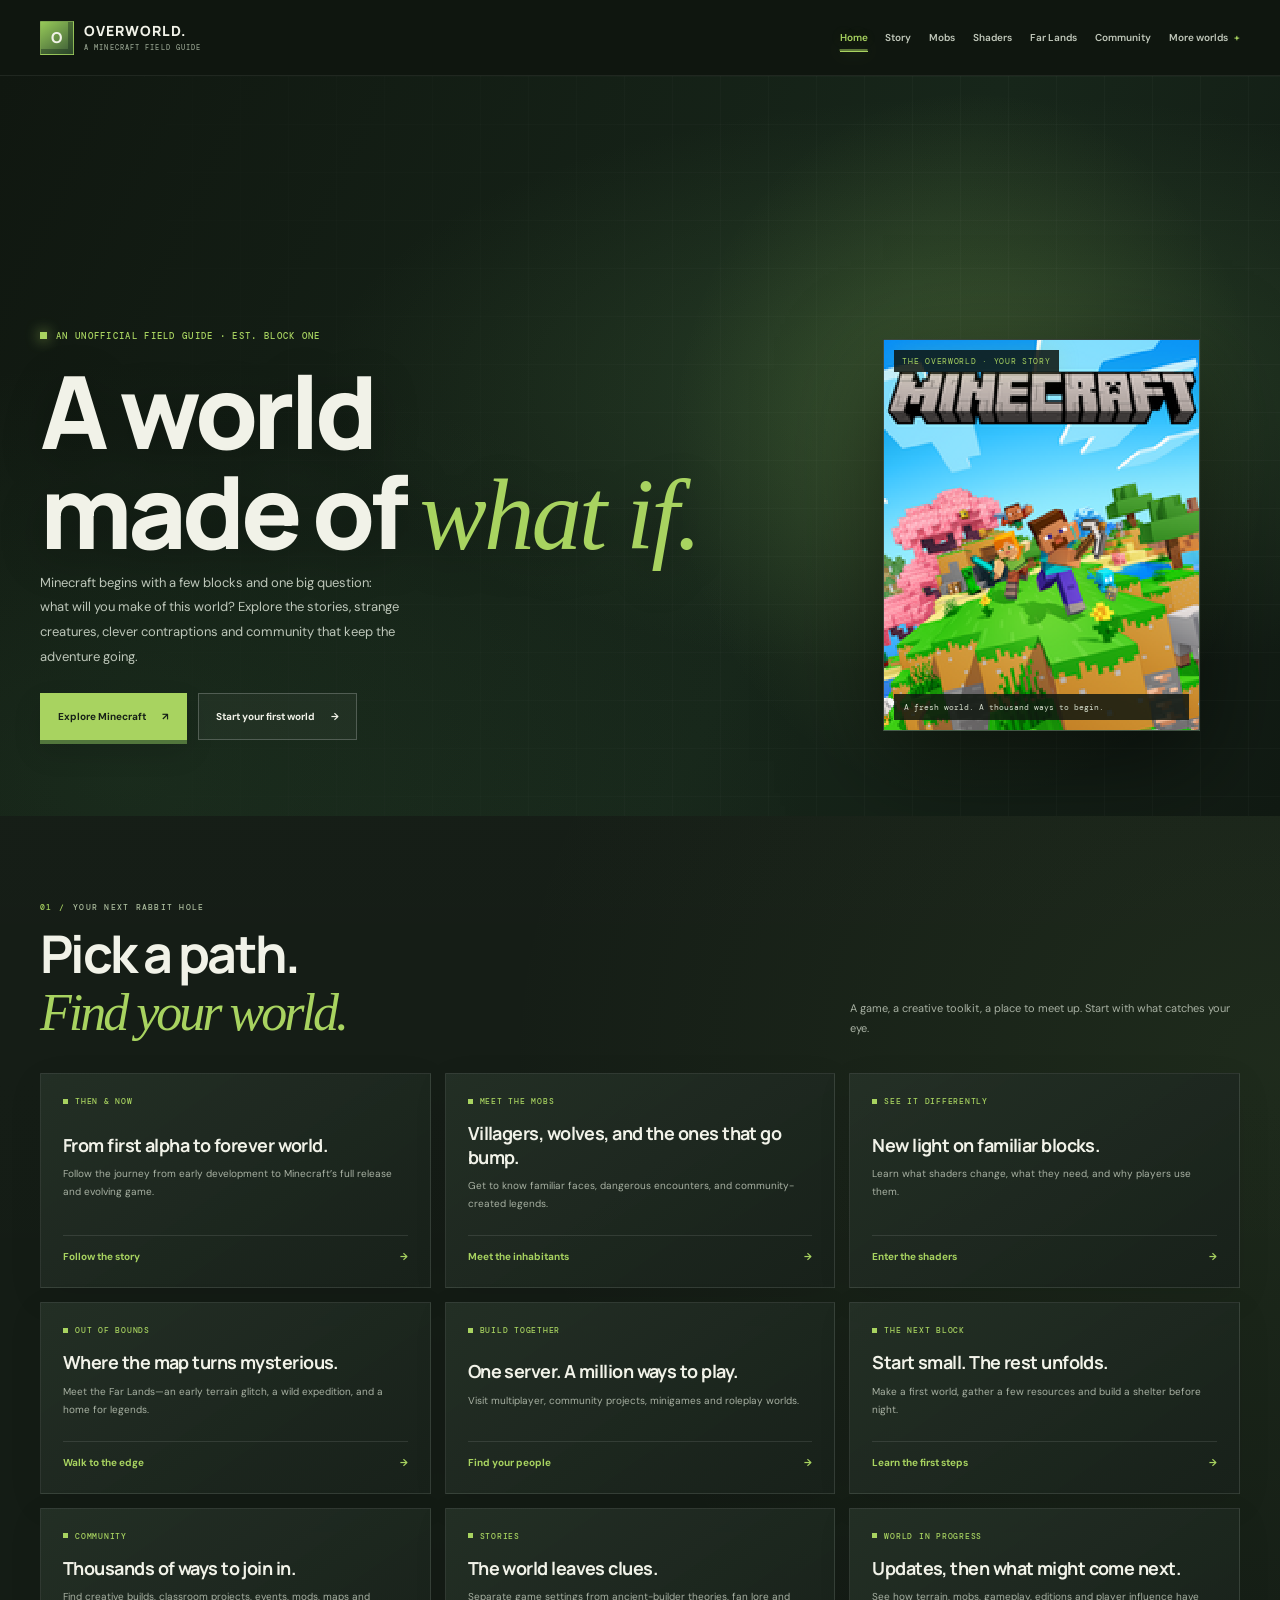
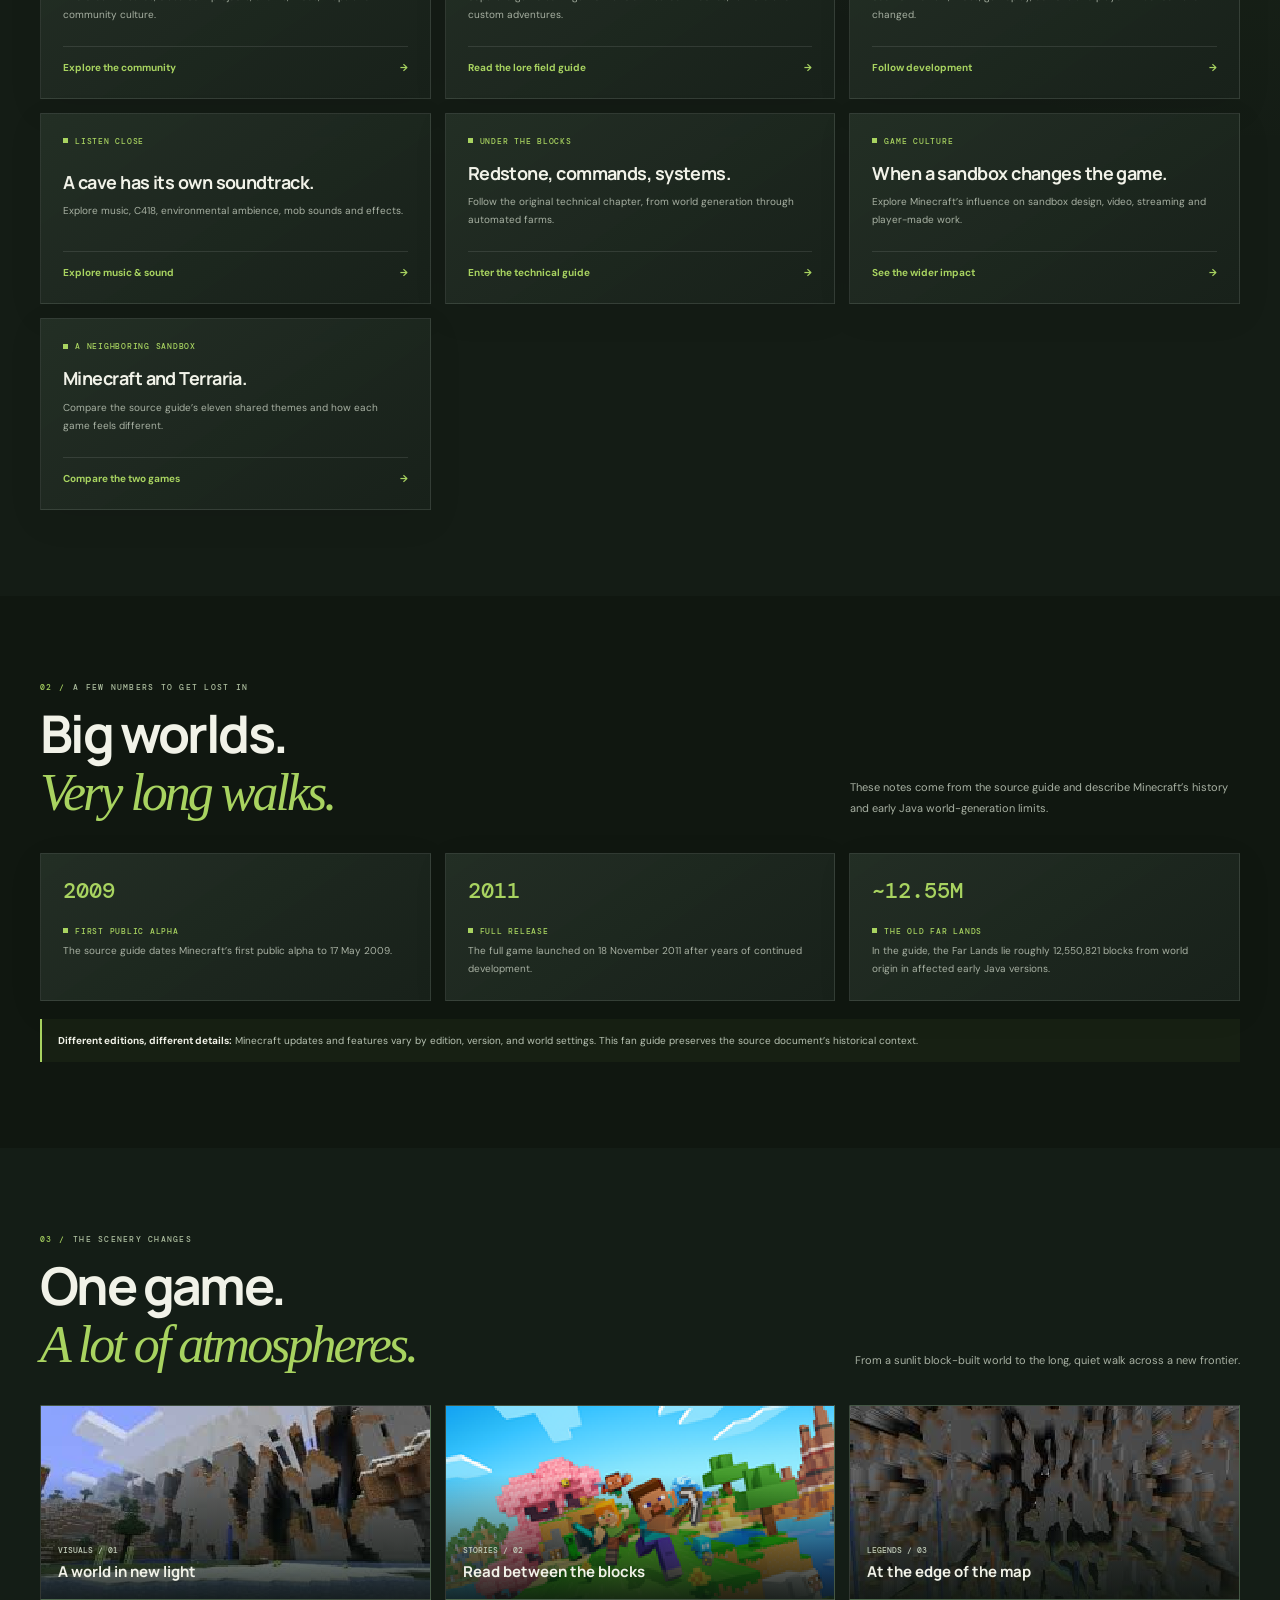
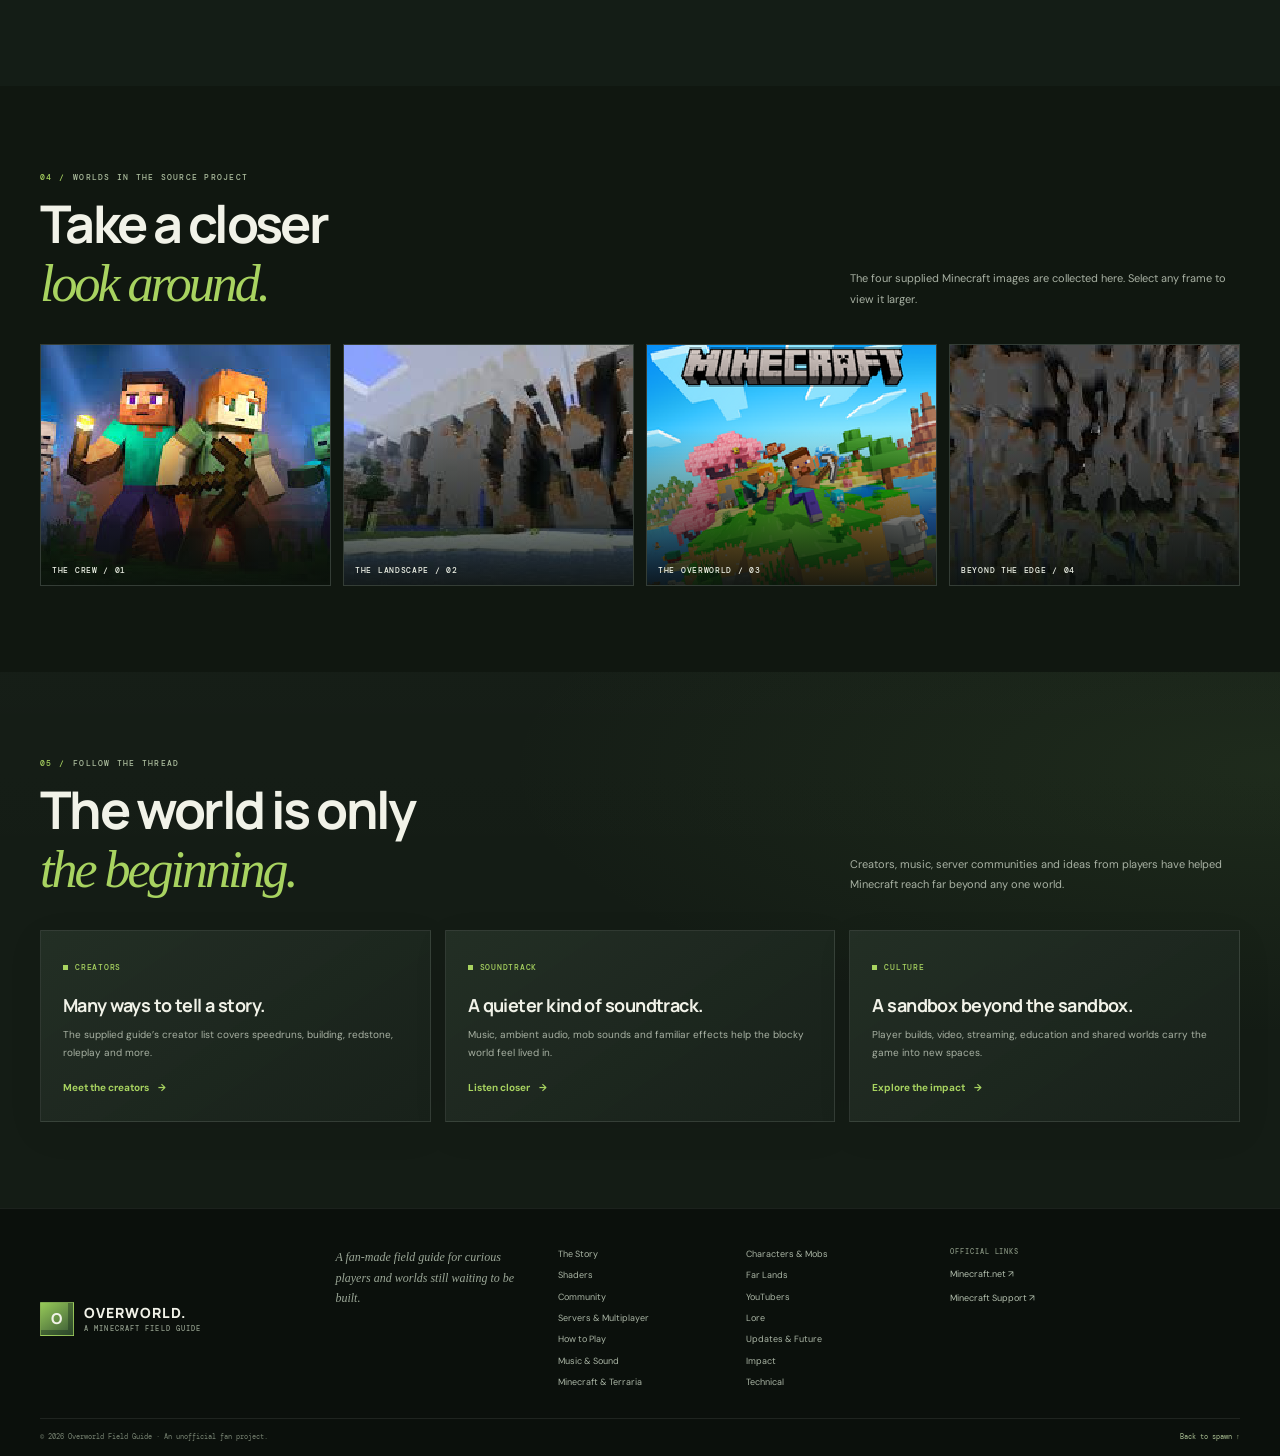
<file: Minecraft-Website/index.html>
<!doctype html>
<html lang="en">
<head>
  <meta charset="utf-8">
  <meta name="viewport" content="width=device-width, initial-scale=1">
  <meta name="theme-color" content="#101710">
  <meta name="description" content="A fan-made Minecraft field guide to the game's story, mobs, shaders, legends, creators and worlds.">
  <title>Minecraft Field Guide — Overworld</title>
  <link rel="preconnect" href="https://fonts.googleapis.com">
  <link rel="preconnect" href="https://fonts.gstatic.com" crossorigin>
  <link href="https://fonts.googleapis.com/css2?family=DM+Mono:wght@400;500&family=DM+Sans:wght@400;500;600;700&family=Manrope:wght@400;500;600;700;800&display=swap" rel="stylesheet">
  <link rel="stylesheet" href="css/style.css">
  <script src="js/script.js" defer></script>
</head>
<body data-page="home">
  <a class="skip-link" href="#main">Skip to content</a>
  <header class="site-header"><div class="container nav-wrap">
    <a class="brand" href="index.html" aria-label="Overworld home"><span class="brand-mark">O</span><span>OVERWORLD.<small>A MINECRAFT FIELD GUIDE</small></span></a>
    <button class="menu-toggle" type="button" aria-expanded="false" aria-controls="primary-navigation" aria-label="Open navigation"><span></span><span></span></button>
    <nav class="primary-nav" id="primary-navigation" aria-label="Main navigation">
      <a data-page-link="home" href="index.html">Home</a><a data-page-link="story" href="story.html">Story</a><a data-page-link="mobs" href="mobs.html">Mobs</a><a data-page-link="shaders" href="shaders.html">Shaders</a><a data-page-link="farlands" href="farlands.html">Far Lands</a><a data-page-link="community" href="community.html">Community</a>
      <details class="nav-more"><summary>More worlds</summary><div class="nav-more-menu"><a data-page-link="youtubers" href="youtubers.html">YouTubers</a><a data-page-link="servers" href="servers.html">Servers</a><a data-page-link="lore" href="lore.html">Lore</a><a data-page-link="how-to-play" href="how-to-play.html">How to Play</a><a data-page-link="updates" href="updates.html">Updates &amp; Future</a><a data-page-link="music" href="music.html">Music &amp; Sound</a><a data-page-link="impact" href="impact.html">Impact</a></div></details>
    </nav>
  </div></header>
  <main id="main">
    <section class="page-hero hero-home">
      <div class="container page-hero-inner">
        <div class="reveal"><p class="page-kicker">AN UNOFFICIAL FIELD GUIDE · EST. BLOCK ONE</p><h1>A world<br>made of <em>what if.</em></h1>
          <p class="page-intro">Minecraft begins with a few blocks and one big question: what will you make of this world? Explore the stories, strange creatures, clever contraptions and community that keep the adventure going.</p>
          <div class="hero-actions"><a class="button" href="story.html">Explore Minecraft <span aria-hidden="true">↗</span></a><a class="button button-secondary" href="how-to-play.html">Start your first world <span aria-hidden="true">→</span></a></div>
        </div>
        <figure class="hero-visual reveal reveal-delay"><img src="images/image3.png" alt="Colorful Minecraft world illustration with green hills and characters"><span class="hero-visual-label">THE OVERWORLD · YOUR STORY</span><figcaption>A fresh world. A thousand ways to begin.</figcaption></figure>
      </div>
    </section>
    <section class="section section-grass"><div class="container">
      <div class="section-heading reveal"><div><p class="eyebrow"><strong>01 /</strong> YOUR NEXT RABBIT HOLE</p><h2>Pick a path.<br><span class="display-accent">Find your world.</span></h2></div><p class="section-lead">A game, a creative toolkit, a place to meet up. Start with what catches your eye.</p></div>
      <div class="grid grid-3">
        <article class="card home-topic-card reveal"><span class="card-tag">THEN &amp; NOW</span><div><h3>From first alpha to forever world.</h3><p>Follow the journey from early development to Minecraft’s full release and evolving game.</p></div><a class="inline-link" href="story.html">Follow the story <span aria-hidden="true">→</span></a></article>
        <article class="card home-topic-card reveal"><span class="card-tag">MEET THE MOBS</span><div><h3>Villagers, wolves, and the ones that go bump.</h3><p>Get to know familiar faces, dangerous encounters, and community-created legends.</p></div><a class="inline-link" href="mobs.html">Meet the inhabitants <span aria-hidden="true">→</span></a></article>
        <article class="card home-topic-card reveal"><span class="card-tag">SEE IT DIFFERENTLY</span><div><h3>New light on familiar blocks.</h3><p>Learn what shaders change, what they need, and why players use them.</p></div><a class="inline-link" href="shaders.html">Enter the shaders <span aria-hidden="true">→</span></a></article>
        <article class="card home-topic-card reveal"><span class="card-tag">OUT OF BOUNDS</span><div><h3>Where the map turns mysterious.</h3><p>Meet the Far Lands—an early terrain glitch, a wild expedition, and a home for legends.</p></div><a class="inline-link" href="farlands.html">Walk to the edge <span aria-hidden="true">→</span></a></article>
        <article class="card home-topic-card reveal"><span class="card-tag">BUILD TOGETHER</span><div><h3>One server. A million ways to play.</h3><p>Visit multiplayer, community projects, minigames and roleplay worlds.</p></div><a class="inline-link" href="servers.html">Find your people <span aria-hidden="true">→</span></a></article>
        <article class="card home-topic-card reveal"><span class="card-tag">THE NEXT BLOCK</span><div><h3>Start small. The rest unfolds.</h3><p>Make a first world, gather a few resources and build a shelter before night.</p></div><a class="inline-link" href="how-to-play.html">Learn the first steps <span aria-hidden="true">→</span></a></article>
        <article class="card home-topic-card reveal"><span class="card-tag">COMMUNITY</span><div><h3>Thousands of ways to join in.</h3><p>Find creative builds, classroom projects, events, mods, maps and community culture.</p></div><a class="inline-link" href="community.html">Explore the community <span aria-hidden="true">→</span></a></article>
        <article class="card home-topic-card reveal"><span class="card-tag">STORIES</span><div><h3>The world leaves clues.</h3><p>Separate game settings from ancient-builder theories, fan lore and custom adventures.</p></div><a class="inline-link" href="lore.html">Read the lore field guide <span aria-hidden="true">→</span></a></article>
        <article class="card home-topic-card reveal"><span class="card-tag">WORLD IN PROGRESS</span><div><h3>Updates, then what might come next.</h3><p>See how terrain, mobs, gameplay, editions and player influence have changed.</p></div><a class="inline-link" href="updates.html">Follow development <span aria-hidden="true">→</span></a></article>
        <article class="card home-topic-card reveal"><span class="card-tag">LISTEN CLOSE</span><div><h3>A cave has its own soundtrack.</h3><p>Explore music, C418, environmental ambience, mob sounds and effects.</p></div><a class="inline-link" href="music.html">Explore music &amp; sound <span aria-hidden="true">→</span></a></article>
        <article class="card home-topic-card reveal"><span class="card-tag">UNDER THE BLOCKS</span><div><h3>Redstone, commands, systems.</h3><p>Follow the original technical chapter, from world generation through automated farms.</p></div><a class="inline-link" href="technical.html">Enter the technical guide <span aria-hidden="true">→</span></a></article>
        <article class="card home-topic-card reveal"><span class="card-tag">GAME CULTURE</span><div><h3>When a sandbox changes the game.</h3><p>Explore Minecraft’s influence on sandbox design, video, streaming and player-made work.</p></div><a class="inline-link" href="impact.html">See the wider impact <span aria-hidden="true">→</span></a></article>
        <article class="card home-topic-card reveal"><span class="card-tag">A NEIGHBORING SANDBOX</span><div><h3>Minecraft and Terraria.</h3><p>Compare the source guide’s eleven shared themes and how each game feels different.</p></div><a class="inline-link" href="similarities.html">Compare the two games <span aria-hidden="true">→</span></a></article>
      </div>
    </div></section>
    <section class="section section-dark"><div class="container">
      <div class="section-heading reveal"><div><p class="eyebrow"><strong>02 /</strong> A FEW NUMBERS TO GET LOST IN</p><h2>Big worlds.<br><span class="display-accent">Very long walks.</span></h2></div><p class="section-lead">These notes come from the source guide and describe Minecraft’s history and early Java world-generation limits.</p></div>
      <div class="grid grid-3">
        <article class="card reveal"><span class="fact-number">2009</span><span class="card-tag">FIRST PUBLIC ALPHA</span><p>The source guide dates Minecraft’s first public alpha to 17 May 2009.</p></article>
        <article class="card reveal"><span class="fact-number">2011</span><span class="card-tag">FULL RELEASE</span><p>The full game launched on 18 November 2011 after years of continued development.</p></article>
        <article class="card reveal"><span class="fact-number">~12.55M</span><span class="card-tag">THE OLD FAR LANDS</span><p>In the guide, the Far Lands lie roughly 12,550,821 blocks from world origin in affected early Java versions.</p></article>
      </div>
      <div class="note" style="margin-top:18px"><strong>Different editions, different details:</strong> Minecraft updates and features vary by edition, version, and world settings. This fan guide preserves the source document’s historical context.</div>
    </div></section>
    <section class="section section-alt"><div class="container">
      <div class="section-heading reveal"><div><p class="eyebrow"><strong>03 /</strong> THE SCENERY CHANGES</p><h2>One game.<br><span class="display-accent">A lot of atmospheres.</span></h2></div><p class="section-lead">From a sunlit block-built world to the long, quiet walk across a new frontier.</p></div>
      <div class="grid grid-3">
        <a class="image-card reveal" href="shaders.html"><img src="images/image2.png" alt="Rocky Minecraft cliffs rising over a shoreline" loading="lazy"><span class="image-card-overlay"><span>VISUALS / 01</span><strong>A world in new light</strong></span></a>
        <a class="image-card reveal" href="lore.html"><img src="images/image3.png" alt="Colorful Minecraft world cover art" loading="lazy"><span class="image-card-overlay"><span>STORIES / 02</span><strong>Read between the blocks</strong></span></a>
        <a class="image-card reveal" href="farlands.html"><img src="images/image4.png" alt="Rugged Far Lands-inspired landscape" loading="lazy"><span class="image-card-overlay"><span>LEGENDS / 03</span><strong>At the edge of the map</strong></span></a>
      </div>
    </div></section>
    <section class="section section-dark"><div class="container">
      <div class="section-heading reveal"><div><p class="eyebrow"><strong>04 /</strong> WORLDS IN THE SOURCE PROJECT</p><h2>Take a closer<br><span class="display-accent">look around.</span></h2></div><p class="section-lead">The four supplied Minecraft images are collected here. Select any frame to view it larger.</p></div>
      <div class="gallery-grid">
        <button class="gallery-item reveal" type="button" data-lightbox-image="images/image1.png" data-lightbox-alt="Minecraft characters and mobs setting out together"><img src="images/image1.png" alt="Minecraft characters and mobs setting out together" loading="lazy"><span>THE CREW / 01</span></button>
        <button class="gallery-item reveal" type="button" data-lightbox-image="images/image2.png" data-lightbox-alt="Rocky Minecraft cliffs rising over a shoreline"><img src="images/image2.png" alt="Rocky Minecraft cliffs rising over a shoreline" loading="lazy"><span>THE LANDSCAPE / 02</span></button>
        <button class="gallery-item reveal" type="button" data-lightbox-image="images/image3.png" data-lightbox-alt="Colorful Minecraft world illustration with green hills and characters"><img src="images/image3.png" alt="Colorful Minecraft world illustration with green hills and characters" loading="lazy"><span>THE OVERWORLD / 03</span></button>
        <button class="gallery-item reveal" type="button" data-lightbox-image="images/image4.png" data-lightbox-alt="Rugged Far Lands-inspired landscape"><img src="images/image4.png" alt="Rugged Far Lands-inspired landscape" loading="lazy"><span>BEYOND THE EDGE / 04</span></button>
      </div>
    </div></section>
    <section class="section section-grass"><div class="container">
      <div class="section-heading reveal"><div><p class="eyebrow"><strong>05 /</strong> FOLLOW THE THREAD</p><h2>The world is only<br><span class="display-accent">the beginning.</span></h2></div><p class="section-lead">Creators, music, server communities and ideas from players have helped Minecraft reach far beyond any one world.</p></div>
      <div class="grid grid-3">
        <article class="card reveal"><span class="card-tag">CREATORS</span><h3>Many ways to tell a story.</h3><p>The supplied guide’s creator list covers speedruns, building, redstone, roleplay and more.</p><a class="inline-link" href="youtubers.html">Meet the creators <span>→</span></a></article>
        <article class="card reveal"><span class="card-tag">SOUNDTRACK</span><h3>A quieter kind of soundtrack.</h3><p>Music, ambient audio, mob sounds and familiar effects help the blocky world feel lived in.</p><a class="inline-link" href="music.html">Listen closer <span>→</span></a></article>
        <article class="card reveal"><span class="card-tag">CULTURE</span><h3>A sandbox beyond the sandbox.</h3><p>Player builds, video, streaming, education and shared worlds carry the game into new spaces.</p><a class="inline-link" href="impact.html">Explore the impact <span>→</span></a></article>
      </div>
    </div></section>
    <a class="back-to-top" href="#main" aria-label="Back to top">↑</a>
  </main>
  <footer class="site-footer"><div class="container footer-main">
    <a class="brand" href="index.html"><span class="brand-mark">O</span><span>OVERWORLD.<small>A MINECRAFT FIELD GUIDE</small></span></a><p class="footer-description">A fan-made field guide for curious players and worlds still waiting to be built.</p>
    <nav class="footer-links" aria-label="Explore the guide"><a href="story.html">The Story</a><a href="mobs.html">Characters &amp; Mobs</a><a href="shaders.html">Shaders</a><a href="farlands.html">Far Lands</a><a href="community.html">Community</a><a href="youtubers.html">YouTubers</a><a href="servers.html">Servers &amp; Multiplayer</a><a href="lore.html">Lore</a><a href="how-to-play.html">How to Play</a><a href="updates.html">Updates &amp; Future</a><a href="music.html">Music &amp; Sound</a><a href="impact.html">Impact</a></nav>
    <div class="footer-outbound"><span>OFFICIAL LINKS</span><a href="https://www.minecraft.net/en-us" target="_blank" rel="noopener noreferrer">Minecraft.net ↗</a><a href="https://help.minecraft.net/hc/en-us" target="_blank" rel="noopener noreferrer">Minecraft Support ↗</a></div>
  </div><div class="container footer-bottom"><span>© <span data-year></span> Overworld Field Guide · An unofficial fan project.</span><a href="index.html">Back to spawn ↑</a></div></footer>
</body>
</html>
</file>
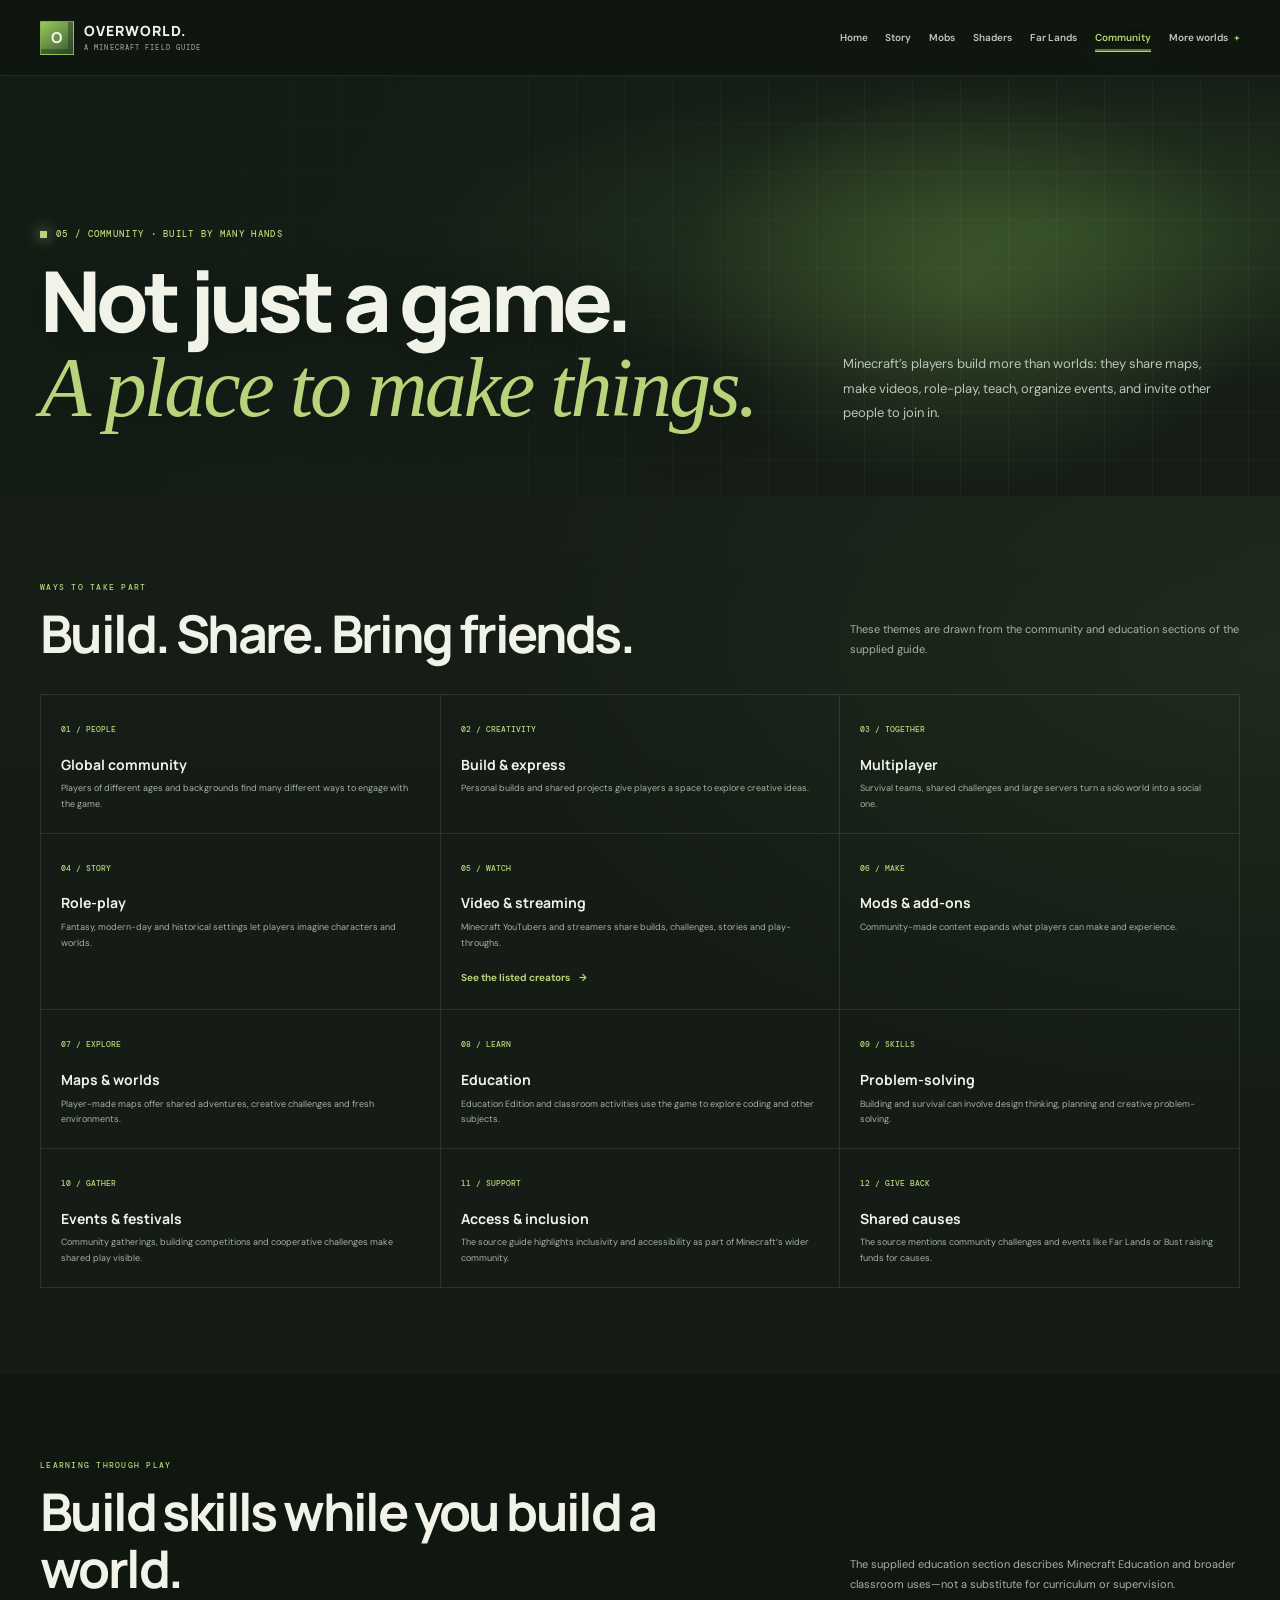
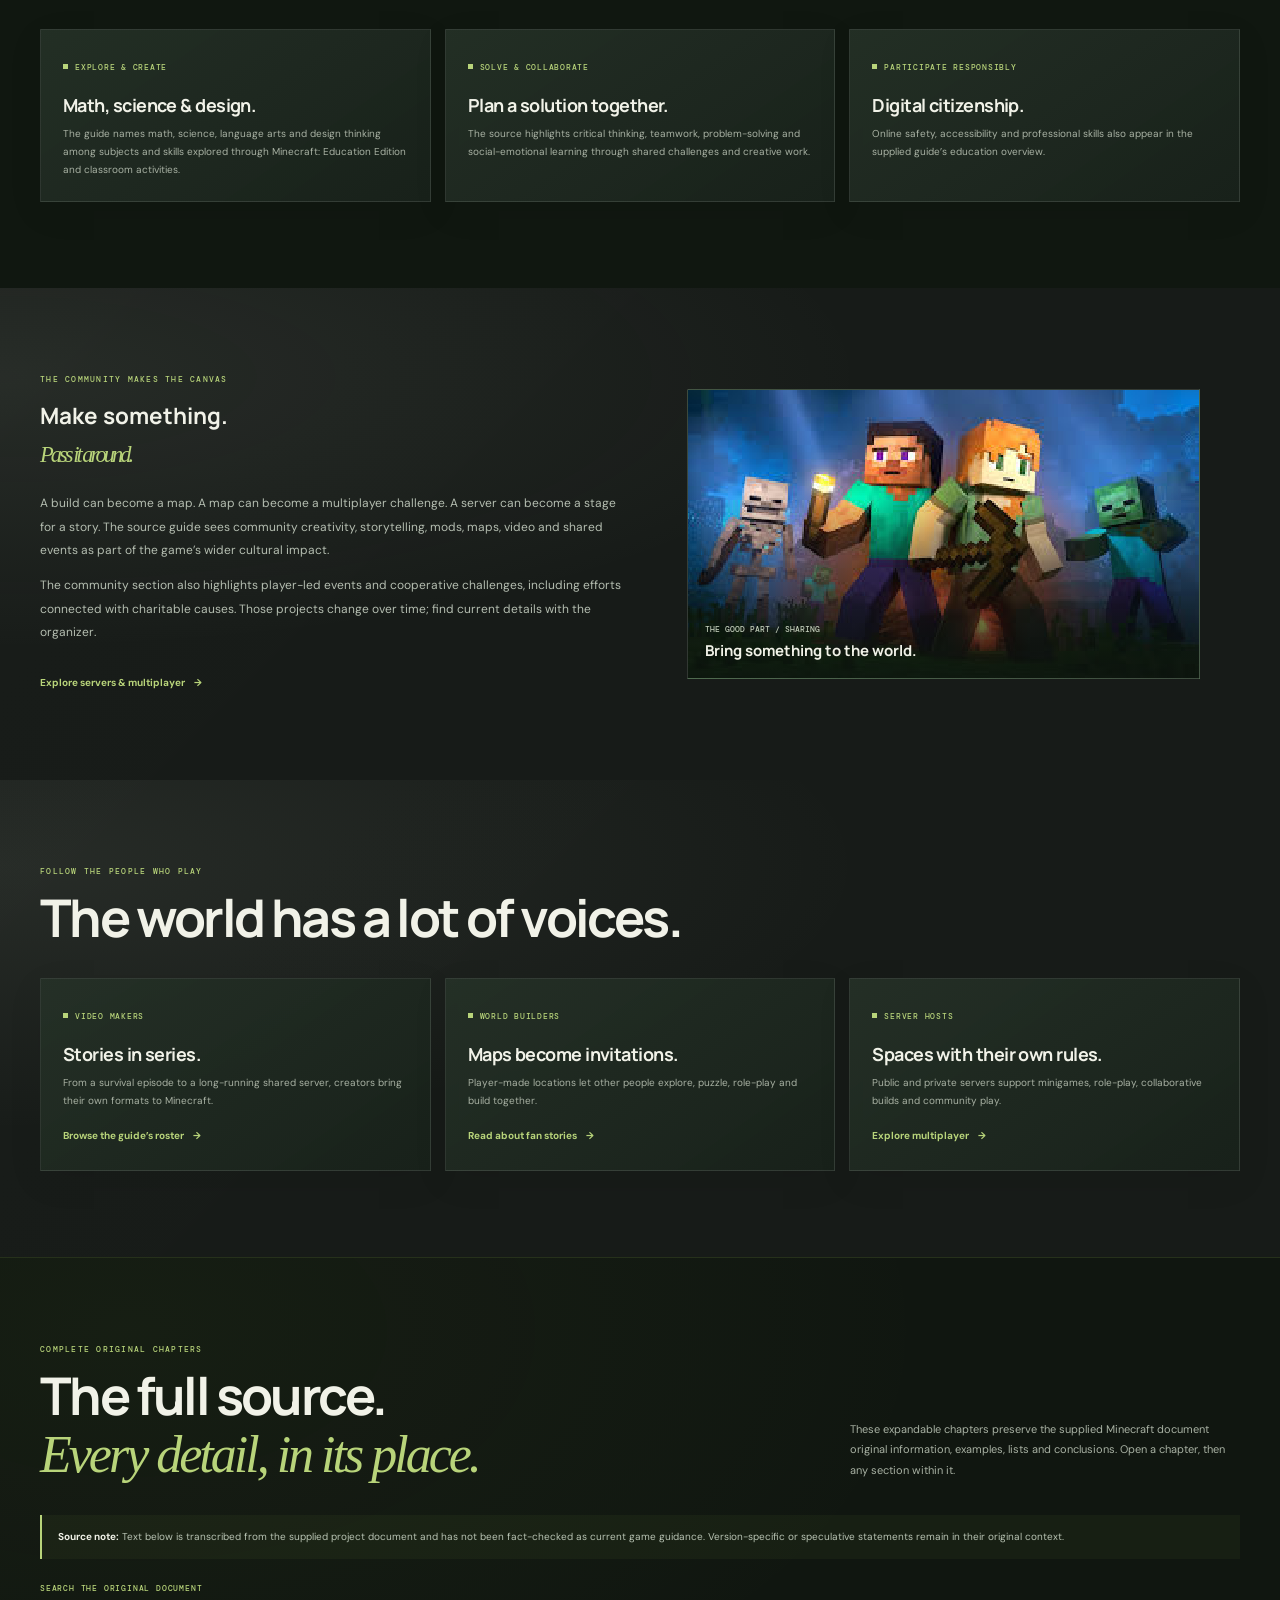
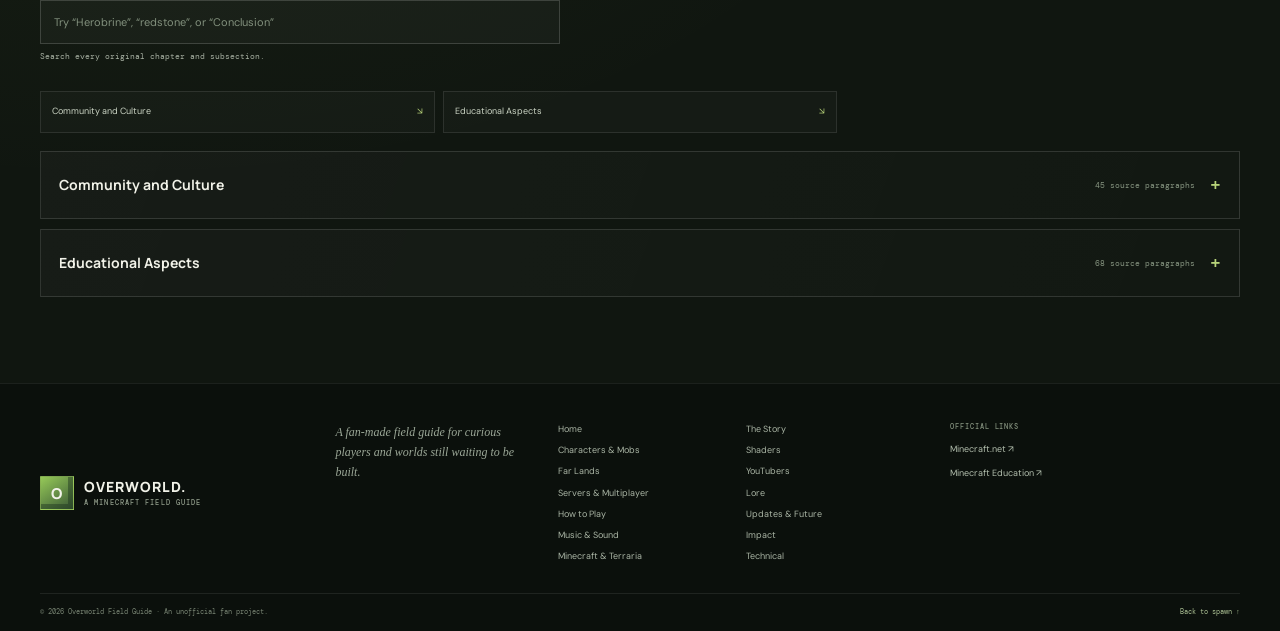
<file: Minecraft-Website/community.html>
<!doctype html>
<html lang="en"><head>
  <meta charset="utf-8"><meta name="viewport" content="width=device-width, initial-scale=1"><meta name="theme-color" content="#101710"><meta name="description" content="Explore Minecraft community culture: creativity, multiplayer, mods, maps, video, education and player-run events.">
  <title>Minecraft Community &amp; Culture — Overworld</title><link rel="preconnect" href="https://fonts.googleapis.com"><link rel="preconnect" href="https://fonts.gstatic.com" crossorigin><link href="https://fonts.googleapis.com/css2?family=DM+Mono:wght@400;500&family=DM+Sans:wght@400;500;600;700&family=Manrope:wght@400;500;600;700;800&display=swap" rel="stylesheet"><link rel="stylesheet" href="css/style.css"><script src="js/script.js" defer></script>
</head><body data-page="community">
<a class="skip-link" href="#main">Skip to content</a><header class="site-header"><div class="container nav-wrap"><a class="brand" href="index.html"><span class="brand-mark">O</span><span>OVERWORLD.<small>A MINECRAFT FIELD GUIDE</small></span></a><button class="menu-toggle" type="button" aria-expanded="false" aria-controls="primary-navigation" aria-label="Open navigation"><span></span><span></span></button><nav class="primary-nav" id="primary-navigation" aria-label="Main navigation"><a data-page-link="home" href="index.html">Home</a><a data-page-link="story" href="story.html">Story</a><a data-page-link="mobs" href="mobs.html">Mobs</a><a data-page-link="shaders" href="shaders.html">Shaders</a><a data-page-link="farlands" href="farlands.html">Far Lands</a><a data-page-link="community" href="community.html">Community</a><details class="nav-more"><summary>More worlds</summary><div class="nav-more-menu"><a data-page-link="youtubers" href="youtubers.html">YouTubers</a><a data-page-link="servers" href="servers.html">Servers</a><a data-page-link="lore" href="lore.html">Lore</a><a data-page-link="how-to-play" href="how-to-play.html">How to Play</a><a data-page-link="updates" href="updates.html">Updates &amp; Future</a><a data-page-link="music" href="music.html">Music &amp; Sound</a><a data-page-link="impact" href="impact.html">Impact</a></div></details></nav></div></header>
<main id="main">
  <section class="page-hero"><div class="container page-hero-inner"><div><p class="page-kicker">05 / COMMUNITY · BUILT BY MANY HANDS</p><h1>Not just a game.<br><em>A place to make things.</em></h1></div><p class="page-intro">Minecraft’s players build more than worlds: they share maps, make videos, role-play, teach, organize events, and invite other people to join in.</p></div></section>
  <section class="section section-grass"><div class="container"><div class="section-heading"><div><p class="eyebrow"><strong>WAYS TO TAKE PART</strong></p><h2>Build. Share. Bring friends.</h2></div><p class="section-lead">These themes are drawn from the community and education sections of the supplied guide.</p></div><div class="feature-matrix">
    <article class="feature-cell"><span>01 / PEOPLE</span><h3>Global community</h3><p>Players of different ages and backgrounds find many different ways to engage with the game.</p></article><article class="feature-cell"><span>02 / CREATIVITY</span><h3>Build &amp; express</h3><p>Personal builds and shared projects give players a space to explore creative ideas.</p></article><article class="feature-cell"><span>03 / TOGETHER</span><h3>Multiplayer</h3><p>Survival teams, shared challenges and large servers turn a solo world into a social one.</p></article><article class="feature-cell"><span>04 / STORY</span><h3>Role-play</h3><p>Fantasy, modern-day and historical settings let players imagine characters and worlds.</p></article><article class="feature-cell"><span>05 / WATCH</span><h3>Video &amp; streaming</h3><p>Minecraft YouTubers and streamers share builds, challenges, stories and play-throughs.</p><a class="inline-link" href="youtubers.html">See the listed creators <span>→</span></a></article><article class="feature-cell"><span>06 / MAKE</span><h3>Mods &amp; add-ons</h3><p>Community-made content expands what players can make and experience.</p></article><article class="feature-cell"><span>07 / EXPLORE</span><h3>Maps &amp; worlds</h3><p>Player-made maps offer shared adventures, creative challenges and fresh environments.</p></article><article class="feature-cell"><span>08 / LEARN</span><h3>Education</h3><p>Education Edition and classroom activities use the game to explore coding and other subjects.</p></article><article class="feature-cell"><span>09 / SKILLS</span><h3>Problem-solving</h3><p>Building and survival can involve design thinking, planning and creative problem-solving.</p></article><article class="feature-cell"><span>10 / GATHER</span><h3>Events &amp; festivals</h3><p>Community gatherings, building competitions and cooperative challenges make shared play visible.</p></article><article class="feature-cell"><span>11 / SUPPORT</span><h3>Access &amp; inclusion</h3><p>The source guide highlights inclusivity and accessibility as part of Minecraft’s wider community.</p></article><article class="feature-cell"><span>12 / GIVE BACK</span><h3>Shared causes</h3><p>The source mentions community challenges and events like Far Lands or Bust raising funds for causes.</p></article>
  </div></div></section>
  <section class="section section-dark"><div class="container"><div class="section-heading"><div><p class="eyebrow"><strong>LEARNING THROUGH PLAY</strong></p><h2>Build skills while you build a world.</h2></div><p class="section-lead">The supplied education section describes Minecraft Education and broader classroom uses—not a substitute for curriculum or supervision.</p></div><div class="grid grid-3"><article class="card"><span class="card-tag">EXPLORE &amp; CREATE</span><h3>Math, science &amp; design.</h3><p>The guide names math, science, language arts and design thinking among subjects and skills explored through Minecraft: Education Edition and classroom activities.</p></article><article class="card"><span class="card-tag">SOLVE &amp; COLLABORATE</span><h3>Plan a solution together.</h3><p>The source highlights critical thinking, teamwork, problem-solving and social-emotional learning through shared challenges and creative work.</p></article><article class="card"><span class="card-tag">PARTICIPATE RESPONSIBLY</span><h3>Digital citizenship.</h3><p>Online safety, accessibility and professional skills also appear in the supplied guide’s education overview.</p></article></div></div></section>
  <section class="section section-stone"><div class="container grid grid-2"><div><p class="eyebrow"><strong>THE COMMUNITY MAKES THE CANVAS</strong></p><h2>Make something.<br><span class="display-accent">Pass it around.</span></h2><p class="body-copy">A build can become a map. A map can become a multiplayer challenge. A server can become a stage for a story. The source guide sees community creativity, storytelling, mods, maps, video and shared events as part of the game’s wider cultural impact.</p><p class="body-copy">The community section also highlights player-led events and cooperative challenges, including efforts connected with charitable causes. Those projects change over time; find current details with the organizer.</p><a class="inline-link" href="servers.html">Explore servers &amp; multiplayer <span>→</span></a></div><figure class="image-card" style="min-height:275px"><img src="images/image1.png" alt="Minecraft characters and mobs ready for a shared adventure" loading="lazy"><span class="image-card-overlay"><span>THE GOOD PART / SHARING</span><strong>Bring something to the world.</strong></span></figure></div></section>
  <section class="section section-stone"><div class="container"><div class="section-heading"><div><p class="eyebrow"><strong>FOLLOW THE PEOPLE WHO PLAY</strong></p><h2>The world has a lot of voices.</h2></div></div><div class="grid grid-3"><article class="card"><span class="card-tag">VIDEO MAKERS</span><h3>Stories in series.</h3><p>From a survival episode to a long-running shared server, creators bring their own formats to Minecraft.</p><a class="inline-link" href="youtubers.html">Browse the guide’s roster <span>→</span></a></article><article class="card"><span class="card-tag">WORLD BUILDERS</span><h3>Maps become invitations.</h3><p>Player-made locations let other people explore, puzzle, role-play and build together.</p><a class="inline-link" href="lore.html">Read about fan stories <span>→</span></a></article><article class="card"><span class="card-tag">SERVER HOSTS</span><h3>Spaces with their own rules.</h3><p>Public and private servers support minigames, role-play, collaborative builds and community play.</p><a class="inline-link" href="servers.html">Explore multiplayer <span>→</span></a></article></div></div></section>
<section class="section section-source-archive" id="original-source"><div class="container">
<p class="eyebrow"><strong>COMPLETE ORIGINAL CHAPTERS</strong></p>
<div class="section-heading"><div><h2>The full source.<br><span class="display-accent">Every detail, in its place.</span></h2></div><p class="section-lead">These expandable chapters preserve the supplied Minecraft document original information, examples, lists and conclusions. Open a chapter, then any section within it.</p></div>
<p class="note archive-notice"><strong>Source note:</strong> Text below is transcribed from the supplied project document and has not been fact-checked as current game guidance. Version-specific or speculative statements remain in their original context.</p>
<nav class="archive-index" aria-label="Original source chapters">
<a href="#source-community-and-culture">Community and Culture <span aria-hidden="true">↘</span></a>
<a href="#source-educational-aspects">Educational Aspects <span aria-hidden="true">↘</span></a>
</nav><div class="archive-chapters">
<details class="archive-chapter" id="source-community-and-culture"><summary><span class="archive-chapter-name">Community and Culture</span><span class="archive-chapter-count">45 source paragraphs</span></summary><div class="archive-chapter-body">
<p>Community and Culture</p>
<p>The Minecraft community and culture have evolved into a vibrant and inclusive ecosystem that goes far beyond the game itself. With millions of players around the world, Minecraft has inspired creativity, collaboration, and innovation, creating a unique cultural phenomenon. Here’s an exploration of what makes the Minecraft community and culture so remarkable:</p>
<details class="archive-subsection archive-level-3"><summary>1. A Diverse and Global Community</summary><div class="archive-subsection-body">
<p>All Ages and Backgrounds: Minecraft appeals to players of all ages, from children learning the basics of gaming to adults exploring complex builds and Redstone mechanics.</p>
<p>Global Reach: Minecraft has a massive international player base, with communities in nearly every country, united by a shared love for the game.</p>
<p>Accessible Gameplay: The game&#39;s simple mechanics make it approachable for newcomers, while its depth keeps veterans engaged.</p>
</div></details>
<details class="archive-subsection archive-level-3"><summary>2. Creative Expression</summary><div class="archive-subsection-body">
<p>Impressive Builds: Players have used Minecraft to create everything from simple houses to massive cities, famous landmarks, and even working computers.</p>
<p>Art and Pixel Art: Many use Minecraft blocks to craft intricate pixel art or sculptures.</p>
<p>Redstone Engineering: Some players delve into complex technical projects, like automatic farms or Redstone-powered minigames.</p>
</div></details>
<details class="archive-subsection archive-level-3"><summary>3. Multiplayer and Collaboration</summary><div class="archive-subsection-body">
<p>Minecraft Servers: Multiplayer servers are hubs for creativity and teamwork, with popular servers like Hypixel, Mineplex, and HermitCraft fostering collaboration.</p>
<p>SMP Culture: Survival Multiplayer (SMP) servers, like the Dream SMP, have redefined how stories and roleplay unfold in the Minecraft world.</p>
<p>Community Events: From building competitions to cooperative challenges, Minecraft encourages players to work together.</p>
</div></details>
<details class="archive-subsection archive-level-3"><summary>4. Storytelling and Roleplay</summary><div class="archive-subsection-body">
<p>Custom Narratives: Players and creators use Minecraft as a medium for storytelling, creating custom maps, adventure modes, and scripted series.</p>
<p>Roleplay Servers: Many servers are dedicated to roleplaying as knights, wizards, city residents, or entirely original characters.</p>
<p>Dream SMP Influence: The Dream SMP brought Minecraft storytelling to the mainstream, with intricate plotlines and character arcs that captivated millions.</p>
</div></details>
<details class="archive-subsection archive-level-3"><summary>5. Minecraft YouTubers and Streamers</summary><div class="archive-subsection-body">
<p>Content Creation: The Minecraft YouTube and Twitch communities are some of the largest gaming communities online, featuring tutorials, speedruns, challenges, and creative series.</p>
<p>Famous Personalities: Creators like Dream, Technoblade, Grian, Mumbo Jumbo, and StampyLongHead have shaped Minecraft culture through their content.</p>
<p>Viewer Interaction: Many YouTubers and streamers engage with their audiences, creating a sense of community among viewers and fans.</p>
</div></details>
<details class="archive-subsection archive-level-3"><summary>6. Mods, Maps, and Add-Ons</summary><div class="archive-subsection-body">
<p>Modding Community: Mods like OptiFine, Biomes O’ Plenty, and RLCraft expand the game’s possibilities, adding new biomes, gameplay mechanics, and challenges.</p>
<p>Custom Maps: Adventure maps, puzzle maps, and parkour challenges created by fans showcase the community’s creativity.</p>
<p>Resource Packs: Players design and share texture packs, music packs, and skins, allowing others to personalize their game.</p>
</div></details>
<details class="archive-subsection archive-level-3"><summary>7. Cultural Impact</summary><div class="archive-subsection-body">
<p>Memes and Trends: Minecraft has generated countless memes, from the infamous creeper &quot;SSSS&quot; to the &quot;Herobrine&quot; legend.</p>
<p>Pop Culture References: Minecraft frequently appears in music, TV shows, and movies, solidifying its place in mainstream culture.</p>
<p>Crossovers: Partnerships with franchises like Star Wars, Sonic, and Stranger Things bring fan-favorite characters and themes into the game.</p>
</div></details>
<details class="archive-subsection archive-level-3"><summary>8. Education and Social Impact</summary><div class="archive-subsection-body">
<p>Minecraft: Education Edition: Teachers use Minecraft to teach subjects like math, history, and coding in an engaging way.</p>
<p>Teamwork and Problem Solving: Players learn collaboration and strategic thinking through survival challenges and multiplayer gameplay.</p>
<p>Charity and Awareness: Events like Far Lands or Bust raise money for causes, while community challenges often focus on giving back.</p>
</div></details>
<details class="archive-subsection archive-level-3"><summary>9. Inclusivity and Accessibility</summary><div class="archive-subsection-body">
<p>Inclusive Community: Minecraft encourages a welcoming environment, with content for casual players, competitive gamers, and creative builders.</p>
<p>Cross-Platform Play: With the Bedrock Edition, players can connect across devices, fostering more inclusive gameplay.</p>
<p>Player-Driven Rules: Servers and communities often create guidelines to maintain safe and respectful spaces for players of all backgrounds.</p>
</div></details>
<details class="archive-subsection archive-level-3"><summary>10. Minecraft Events and Festivals</summary><div class="archive-subsection-body">
<p>Minecraft Live: An annual event where Mojang announces updates, hosts discussions, and celebrates the game’s community.</p>
<p>Building Competitions: Events like Build Battle or server-specific competitions bring players together to showcase their skills.</p>
<p>Fan-Conventions: Events like MineCon have allowed fans to gather, celebrate the game, and meet their favorite creators.</p>
</div></details>
<details class="archive-subsection archive-level-3"><summary>11. The Spirit of Creativity and Exploration</summary><div class="archive-subsection-body">
<p>At its core, Minecraft culture thrives on creativity and exploration. The game provides a limitless canvas for players to express themselves, learn, and connect with others. The supportive and collaborative spirit of the Minecraft community ensures its lasting impact on players and pop culture alike.</p>
<p>Minecraft is more than just a game; it’s a shared experience that has brought people together to create, explore, and celebrate the boundless possibilities of a blocky world.</p>
</div></details>
</div></details>
<details class="archive-chapter" id="source-educational-aspects"><summary><span class="archive-chapter-name">Educational Aspects</span><span class="archive-chapter-count">68 source paragraphs</span></summary><div class="archive-chapter-body">
<p>Educational Aspects</p>
<p>Minecraft is not just a game; it&#39;s a powerful educational tool that has been embraced by educators around the world. With its open-world design, creativity, and problem-solving mechanics, Minecraft offers numerous ways to engage students and teach a wide range of subjects. Here’s a closer look at the educational aspects of Minecraft:</p>
<details class="archive-subsection archive-level-3"><summary>1. Minecraft: Education Edition</summary><div class="archive-subsection-body">
<p>In 2016, Minecraft: Education Edition was launched as a special version designed specifically for classroom use. It provides educators with tools to create immersive learning experiences while also encouraging creativity, collaboration, and critical thinking.</p>
<p>Key Features:</p>
<p>Classroom Mode: Teachers can control the world, monitor students, and give assignments.</p>
<p>Code Builder: Built-in tools that help students learn coding and programming through block-based and text-based programming languages like Python.</p>
<p>Collaboration: Students can work together in multiplayer worlds, learning teamwork and communication skills.</p>
<p>Lesson Plans: Pre-made lesson plans on topics like math, science, history, and art, allowing teachers to integrate Minecraft into their curriculum.</p>
</div></details>
<details class="archive-subsection archive-level-3"><summary>2. Learning Through Exploration</summary><div class="archive-subsection-body">
<p>Minecraft encourages hands-on learning through exploration and experimentation, making complex topics more accessible.</p>
<p>Examples:</p>
<p>Geography: Students can explore biomes, continents, and landforms, understanding concepts like climate, ecosystems, and topography by visiting different virtual worlds.</p>
<p>History: Players can recreate historical landmarks, cities, and civilizations, learning about architecture, culture, and society in ancient times.</p>
<p>Physics: Students can experiment with Minecraft&#39;s mechanics (such as gravity, water flow, and Redstone circuits) to better understand physical concepts like energy transfer and motion.</p>
</div></details>
<details class="archive-subsection archive-level-3"><summary>3. Problem Solving and Critical Thinking</summary><div class="archive-subsection-body">
<p>Minecraft is a game based on problem-solving. Players face challenges and obstacles that require them to think critically and creatively.</p>
<p>Examples:</p>
<p>Resource Management: Players learn to gather resources, plan, and build structures, honing their organizational and planning skills.</p>
<p>Redstone Engineering: Building with Redstone, Minecraft’s in-game circuit system, allows players to experiment with logic gates and learn about electronics and computational thinking.</p>
<p>Survival Mode: Students must survive in a world where they manage health, hunger, and resources, which teaches them prioritization and decision-making.</p>
</div></details>
<details class="archive-subsection archive-level-3"><summary>4. Creativity and Design Thinking</summary><div class="archive-subsection-body">
<p>Minecraft is renowned for its open-ended nature, which encourages players to design, create, and imagine without limits. This freedom fosters creativity and helps students develop design thinking skills.</p>
<p>Examples:</p>
<p>Art: Minecraft&#39;s blocky aesthetic can be used to teach pixel art, with students designing their own creations in-game.</p>
<p>Architecture: Students can build structures, cities, or entire worlds, applying concepts of scale, symmetry, and balance.</p>
<p>Storytelling: Players can use the Minecraft world to write and act out stories, creating custom maps or even role-playing adventures.</p>
</div></details>
<details class="archive-subsection archive-level-3"><summary>5. Collaboration and Teamwork</summary><div class="archive-subsection-body">
<p>Minecraft thrives on collaboration, especially in multiplayer mode. Students can work together in shared worlds, solving problems, building structures, and accomplishing tasks as a team.</p>
<p>Examples:</p>
<p>Group Projects: Students can divide tasks among themselves, working together to complete large builds, such as a city or historical monument.</p>
<p>Communication Skills: Players must communicate their ideas and strategies with teammates, promoting verbal and written communication.</p>
<p>Leadership: Through organizing group projects, students learn to lead and delegate tasks effectively.</p>
</div></details>
<details class="archive-subsection archive-level-3"><summary>6. Math and Science</summary><div class="archive-subsection-body">
<p>Minecraft can be used to teach a wide variety of math and science concepts in an engaging and interactive way.</p>
<p>Math:</p>
<p>Geometry: Students learn about shapes, angles, and spatial relationships as they build structures and navigate through the game world.</p>
<p>Measurement: The game requires players to measure distance, area, and volume when designing buildings or organizing resources.</p>
<p>Fractions and Ratios: Crafting recipes and resource management require players to understand fractions, proportions, and ratios.</p>
<p>Science:</p>
<p>Ecology: By exploring different biomes and observing animal behavior, students can study ecosystems, food chains, and environmental issues.</p>
<p>Chemistry: The game’s Chemistry Update introduces real-world chemistry concepts, such as elements, compounds, and reactions, allowing players to experiment with creating different substances and tools.</p>
<p>Astronomy: The in-game mechanics, such as day-night cycles and moon phases, provide opportunities for lessons on the Earth’s rotation and orbit.</p>
</div></details>
<details class="archive-subsection archive-level-3"><summary>7. Language Arts and Literacy</summary><div class="archive-subsection-body">
<p>Minecraft can also serve as a tool for enhancing language skills, including writing, reading, and storytelling.</p>
<p>Examples:</p>
<p>Writing: Students can write their own adventures, quests, and dialogue, creating narrative-driven experiences for others.</p>
<p>Reading: They can engage with in-game books and signs, improving literacy by reading and interpreting text.</p>
<p>Storytelling: Minecraft can be used as a platform for digital storytelling, with students creating and acting out stories in their worlds.</p>
</div></details>
<details class="archive-subsection archive-level-3"><summary>8. Social-Emotional Learning (SEL)</summary><div class="archive-subsection-body">
<p>Minecraft promotes social-emotional learning by encouraging students to work together, solve problems, and express themselves creatively. The game provides opportunities for students to practice skills like resilience, empathy, and self-regulation.</p>
<p>Examples:</p>
<p>Conflict Resolution: In multiplayer worlds, students may need to resolve disputes or disagreements, learning how to communicate and compromise.</p>
<p>Self-Expression: Players can express their emotions through in-game design and storytelling, fostering self-confidence and self-awareness.</p>
<p>Teamwork: Collaborative tasks and group projects help students develop interpersonal skills, trust, and cooperation.</p>
</div></details>
<details class="archive-subsection archive-level-3"><summary>9. Digital Citizenship and Online Safety</summary><div class="archive-subsection-body">
<p>When students play Minecraft in multiplayer mode or through online servers, they can learn about digital citizenship, online etiquette, and internet safety.</p>
<p>Examples:</p>
<p>Respectful Communication: Students learn how to communicate respectfully in online spaces, fostering a positive and inclusive environment.</p>
<p>Cybersecurity: Teachers can guide students on how to stay safe while interacting with others online, such as using strong passwords and avoiding sharing personal information.</p>
</div></details>
<details class="archive-subsection archive-level-3"><summary>10. Professional Skills</summary><div class="archive-subsection-body">
<p>Minecraft can also help students develop skills that will benefit them in their future careers.</p>
<p>Examples:</p>
<p>Project Management: Organizing large-scale builds and managing resources helps students learn time management and organizational skills.</p>
<p>Technology Literacy: Using Minecraft to experiment with coding, automation, and modding helps students develop technical skills that are valuable in the modern job market.</p>
<p>Collaboration: In multiplayer settings, students learn how to work effectively with others, a key skill in almost any career.</p>
</div></details>
<details class="archive-subsection archive-level-3"><summary>Conclusion</summary><div class="archive-subsection-body">
<p>Minecraft’s educational value lies in its ability to engage students with hands-on, interactive learning. Whether it’s learning math through building, enhancing creativity through design, or promoting teamwork through collaborative projects, Minecraft offers a world of opportunities for education. The game is a bridge between play and learning, encouraging students to think critically, explore new concepts, and develop skills that will benefit them both in the classroom and beyond.</p>
</div></details>
</div></details>
</div></div></section>
</main><footer class="site-footer"><div class="container footer-main"><a class="brand" href="index.html"><span class="brand-mark">O</span><span>OVERWORLD.<small>A MINECRAFT FIELD GUIDE</small></span></a><p class="footer-description">A fan-made field guide for curious players and worlds still waiting to be built.</p><nav class="footer-links" aria-label="Explore the guide"><a href="index.html">Home</a><a href="story.html">The Story</a><a href="mobs.html">Characters &amp; Mobs</a><a href="shaders.html">Shaders</a><a href="farlands.html">Far Lands</a><a href="youtubers.html">YouTubers</a><a href="servers.html">Servers &amp; Multiplayer</a><a href="lore.html">Lore</a><a href="how-to-play.html">How to Play</a><a href="updates.html">Updates &amp; Future</a><a href="music.html">Music &amp; Sound</a><a href="impact.html">Impact</a></nav><div class="footer-outbound"><span>OFFICIAL LINKS</span><a href="https://www.minecraft.net/en-us" target="_blank" rel="noopener noreferrer">Minecraft.net ↗</a><a href="https://education.minecraft.net/" target="_blank" rel="noopener noreferrer">Minecraft Education ↗</a></div></div><div class="container footer-bottom"><span>© <span data-year></span> Overworld Field Guide · An unofficial fan project.</span><a href="#main">Back to spawn ↑</a></div></footer><a class="back-to-top" href="#main" aria-label="Back to top">↑</a>
</body></html>
</file>
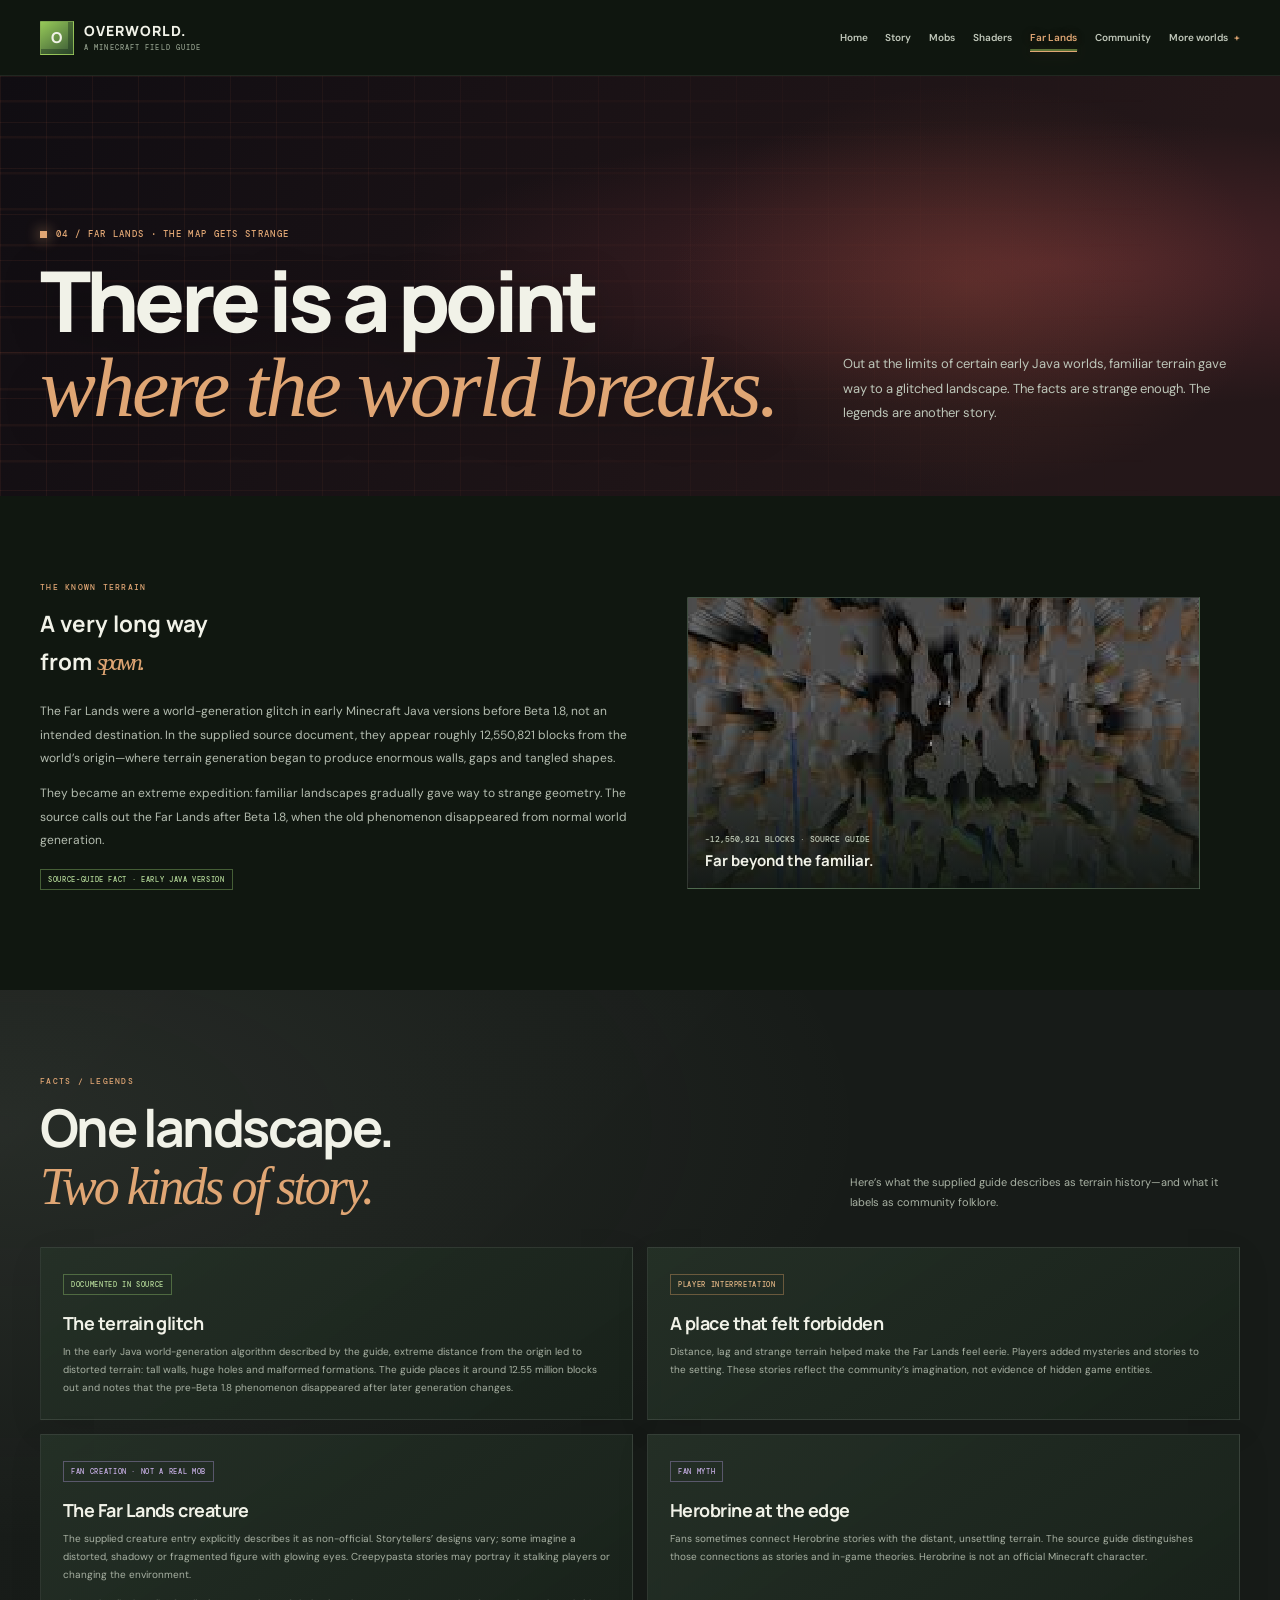
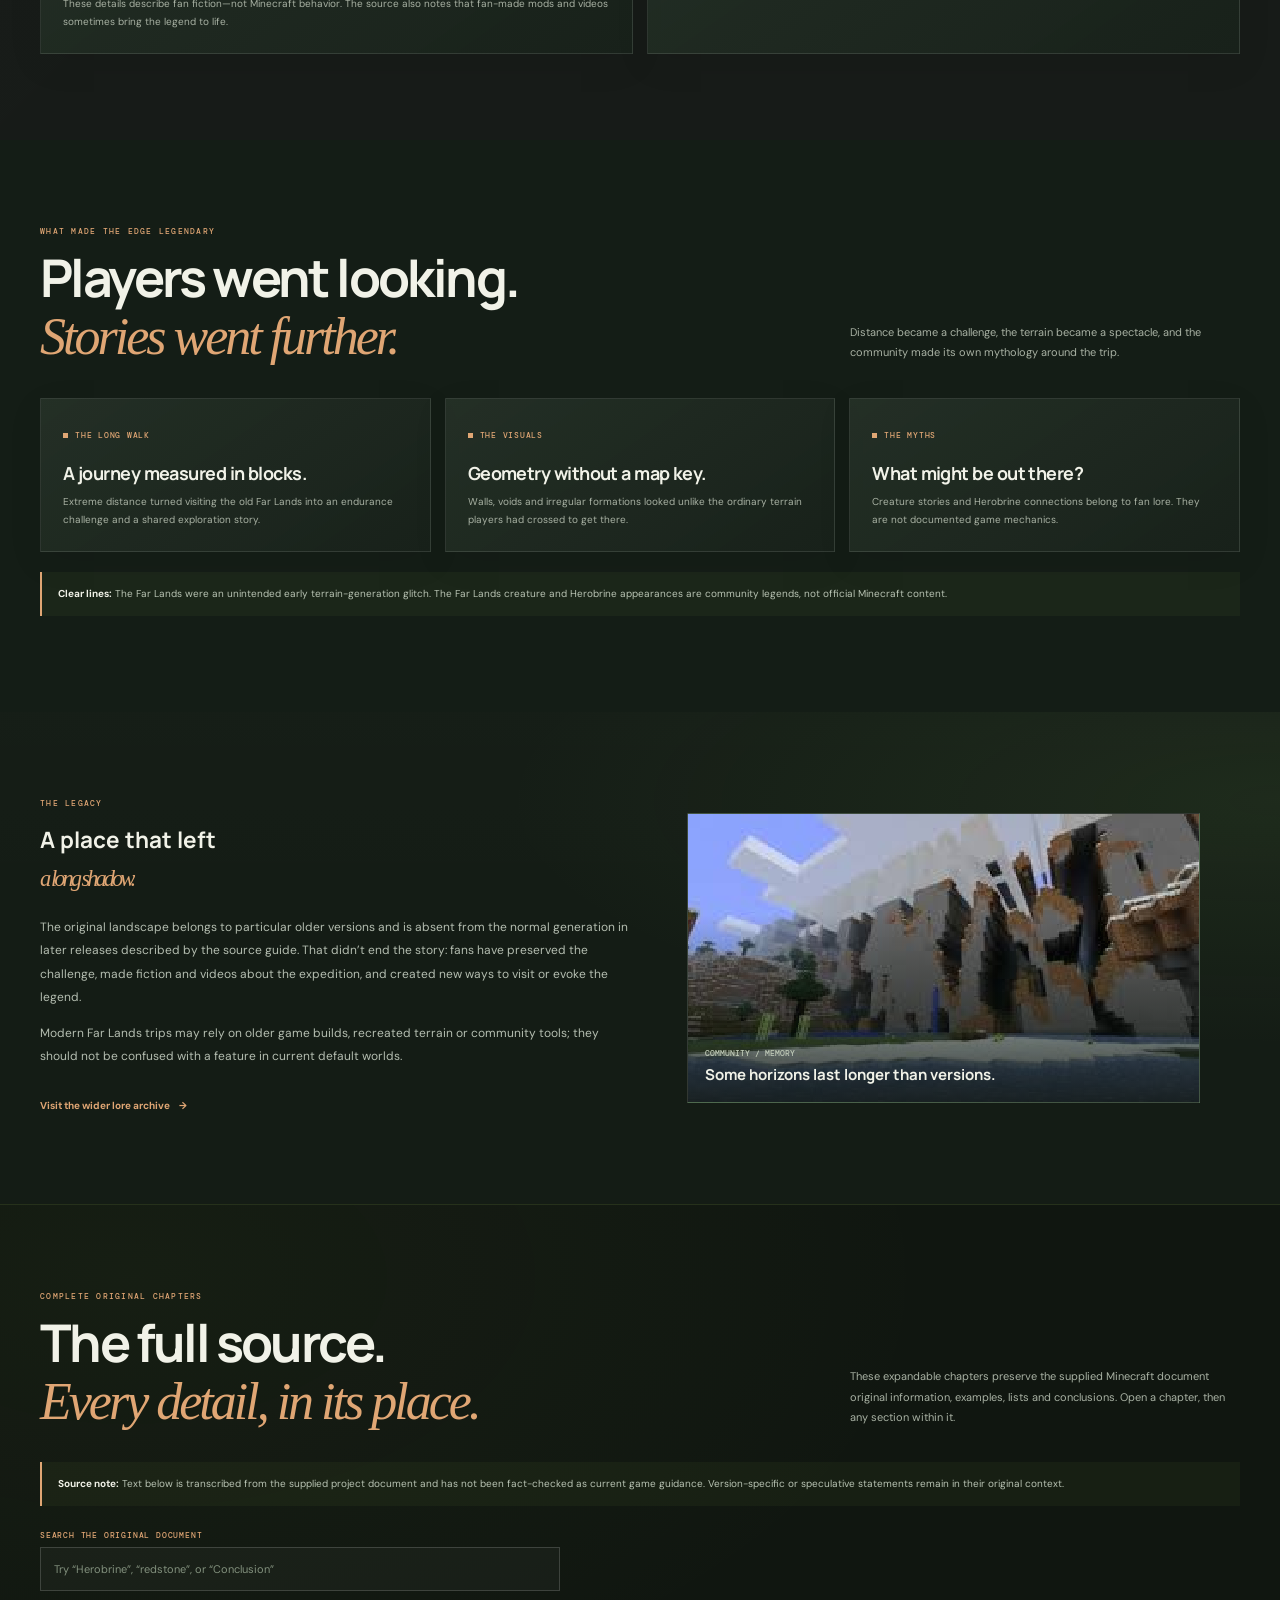
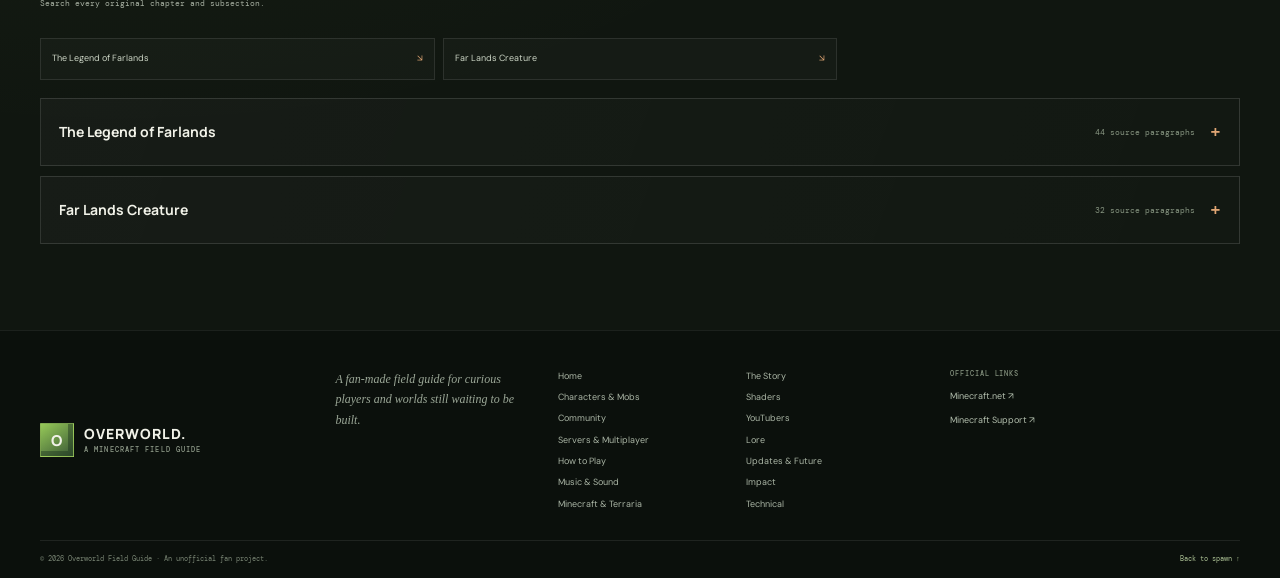
<file: Minecraft-Website/farlands.html>
<!doctype html>
<html lang="en"><head>
  <meta charset="utf-8"><meta name="viewport" content="width=device-width, initial-scale=1"><meta name="theme-color" content="#101710"><meta name="description" content="The Far Lands: learn what the early Minecraft terrain glitch was, how far away it appeared, and how fan legends grew around it.">
  <title>The Far Lands — Overworld</title><link rel="preconnect" href="https://fonts.googleapis.com"><link rel="preconnect" href="https://fonts.gstatic.com" crossorigin><link href="https://fonts.googleapis.com/css2?family=DM+Mono:wght@400;500&family=DM+Sans:wght@400;500;600;700&family=Manrope:wght@400;500;600;700;800&display=swap" rel="stylesheet"><link rel="stylesheet" href="css/style.css"><script src="js/script.js" defer></script>
</head><body data-page="farlands">
<a class="skip-link" href="#main">Skip to content</a><header class="site-header"><div class="container nav-wrap"><a class="brand" href="index.html"><span class="brand-mark">O</span><span>OVERWORLD.<small>A MINECRAFT FIELD GUIDE</small></span></a><button class="menu-toggle" type="button" aria-expanded="false" aria-controls="primary-navigation" aria-label="Open navigation"><span></span><span></span></button><nav class="primary-nav" id="primary-navigation" aria-label="Main navigation"><a data-page-link="home" href="index.html">Home</a><a data-page-link="story" href="story.html">Story</a><a data-page-link="mobs" href="mobs.html">Mobs</a><a data-page-link="shaders" href="shaders.html">Shaders</a><a data-page-link="farlands" href="farlands.html">Far Lands</a><a data-page-link="community" href="community.html">Community</a><details class="nav-more"><summary>More worlds</summary><div class="nav-more-menu"><a data-page-link="youtubers" href="youtubers.html">YouTubers</a><a data-page-link="servers" href="servers.html">Servers</a><a data-page-link="lore" href="lore.html">Lore</a><a data-page-link="how-to-play" href="how-to-play.html">How to Play</a><a data-page-link="updates" href="updates.html">Updates &amp; Future</a><a data-page-link="music" href="music.html">Music &amp; Sound</a><a data-page-link="impact" href="impact.html">Impact</a></div></details></nav></div></header>
<main id="main">
  <section class="page-hero"><div class="container page-hero-inner"><div><p class="page-kicker">04 / FAR LANDS · THE MAP GETS STRANGE</p><h1>There is a point<br><em>where the world breaks.</em></h1></div><p class="page-intro">Out at the limits of certain early Java worlds, familiar terrain gave way to a glitched landscape. The facts are strange enough. The legends are another story.</p></div></section>
  <section class="section section-dark"><div class="container grid grid-2"><div><p class="eyebrow"><strong>THE KNOWN TERRAIN</strong></p><h2>A very long way<br>from <span class="display-accent">spawn.</span></h2><p class="body-copy">The Far Lands were a world-generation glitch in early Minecraft Java versions before Beta 1.8, not an intended destination. In the supplied source document, they appear roughly 12,550,821 blocks from the world’s origin—where terrain generation began to produce enormous walls, gaps and tangled shapes.</p><p class="body-copy">They became an extreme expedition: familiar landscapes gradually gave way to strange geometry. The source calls out the Far Lands after Beta 1.8, when the old phenomenon disappeared from normal world generation.</p><span class="tag-label tag-established">SOURCE-GUIDE FACT · EARLY JAVA VERSION</span></div><figure class="image-card" style="min-height:292px"><img src="images/image4.png" alt="A strange, warped Minecraft landscape reminiscent of the Far Lands" loading="lazy"><span class="image-card-overlay"><span>~12,550,821 BLOCKS · SOURCE GUIDE</span><strong>Far beyond the familiar.</strong></span></figure></div></section>
  <section class="section section-stone"><div class="container"><div class="section-heading"><div><p class="eyebrow"><strong>FACTS / LEGENDS</strong></p><h2>One landscape.<br><span class="display-accent">Two kinds of story.</span></h2></div><p class="section-lead">Here’s what the supplied guide describes as terrain history—and what it labels as community folklore.</p></div><div class="grid grid-2">
    <article class="card"><span class="tag-label tag-established">DOCUMENTED IN SOURCE</span><h3>The terrain glitch</h3><p>In the early Java world-generation algorithm described by the guide, extreme distance from the origin led to distorted terrain: tall walls, huge holes and malformed formations. The guide places it around 12.55 million blocks out and notes that the pre-Beta 1.8 phenomenon disappeared after later generation changes.</p></article>
    <article class="card"><span class="tag-label tag-theory">PLAYER INTERPRETATION</span><h3>A place that felt forbidden</h3><p>Distance, lag and strange terrain helped make the Far Lands feel eerie. Players added mysteries and stories to the setting. These stories reflect the community’s imagination, not evidence of hidden game entities.</p></article>
    <article class="card"><span class="tag-label tag-fan">FAN CREATION · NOT A REAL MOB</span><h3>The Far Lands creature</h3><p>The supplied creature entry explicitly describes it as non-official. Storytellers’ designs vary; some imagine a distorted, shadowy or fragmented figure with glowing eyes. Creepypasta stories may portray it stalking players or changing the environment.</p><p style="margin-top:11px">These details describe fan fiction—not Minecraft behavior. The source also notes that fan-made mods and videos sometimes bring the legend to life.</p></article>
    <article class="card"><span class="tag-label tag-fan">FAN MYTH</span><h3>Herobrine at the edge</h3><p>Fans sometimes connect Herobrine stories with the distant, unsettling terrain. The source guide distinguishes those connections as stories and in-game theories. Herobrine is not an official Minecraft character.</p></article>
  </div></div></section>
  <section class="section section-alt"><div class="container"><div class="section-heading"><div><p class="eyebrow"><strong>WHAT MADE THE EDGE LEGENDARY</strong></p><h2>Players went looking.<br><span class="display-accent">Stories went further.</span></h2></div><p class="section-lead">Distance became a challenge, the terrain became a spectacle, and the community made its own mythology around the trip.</p></div><div class="grid grid-3">
    <article class="card"><span class="card-tag">THE LONG WALK</span><h3>A journey measured in blocks.</h3><p>Extreme distance turned visiting the old Far Lands into an endurance challenge and a shared exploration story.</p></article>
    <article class="card"><span class="card-tag">THE VISUALS</span><h3>Geometry without a map key.</h3><p>Walls, voids and irregular formations looked unlike the ordinary terrain players had crossed to get there.</p></article>
    <article class="card"><span class="card-tag">THE MYTHS</span><h3>What might be out there?</h3><p>Creature stories and Herobrine connections belong to fan lore. They are not documented game mechanics.</p></article>
  </div><p class="note" style="margin-top:20px"><strong>Clear lines:</strong> The Far Lands were an unintended early terrain-generation glitch. The Far Lands creature and Herobrine appearances are community legends, not official Minecraft content.</p></div></section>
  <section class="section section-grass"><div class="container grid grid-2"><div><p class="eyebrow"><strong>THE LEGACY</strong></p><h2>A place that left<br><span class="display-accent">a long shadow.</span></h2><p class="body-copy">The original landscape belongs to particular older versions and is absent from the normal generation in later releases described by the source guide. That didn’t end the story: fans have preserved the challenge, made fiction and videos about the expedition, and created new ways to visit or evoke the legend.</p><p class="body-copy">Modern Far Lands trips may rely on older game builds, recreated terrain or community tools; they should not be confused with a feature in current default worlds.</p><a class="inline-link" href="lore.html">Visit the wider lore archive <span>→</span></a></div><figure class="image-card" style="min-height:254px"><img src="images/image2.png" alt="Vast cliffs above the water in a Minecraft world" loading="lazy"><span class="image-card-overlay"><span>COMMUNITY / MEMORY</span><strong>Some horizons last longer than versions.</strong></span></figure></div></section>
<section class="section section-source-archive" id="original-source"><div class="container">
<p class="eyebrow"><strong>COMPLETE ORIGINAL CHAPTERS</strong></p>
<div class="section-heading"><div><h2>The full source.<br><span class="display-accent">Every detail, in its place.</span></h2></div><p class="section-lead">These expandable chapters preserve the supplied Minecraft document original information, examples, lists and conclusions. Open a chapter, then any section within it.</p></div>
<p class="note archive-notice"><strong>Source note:</strong> Text below is transcribed from the supplied project document and has not been fact-checked as current game guidance. Version-specific or speculative statements remain in their original context.</p>
<nav class="archive-index" aria-label="Original source chapters">
<a href="#source-the-legend-of-farlands">The Legend of Farlands <span aria-hidden="true">↘</span></a>
<a href="#source-far-lands-creature">Far Lands Creature <span aria-hidden="true">↘</span></a>
</nav><div class="archive-chapters">
<details class="archive-chapter" id="source-the-legend-of-farlands"><summary><span class="archive-chapter-name">The Legend of Farlands</span><span class="archive-chapter-count">44 source paragraphs</span></summary><div class="archive-chapter-body">
<p>The Legend of Farlands</p>
<p>The Far Lands are a fascinating and legendary phenomenon in Minecraft that have captured the imagination of players since the game’s early days. They are not officially part of the game&#39;s intended design but are the result of a programming quirk that occurs far from the world’s spawn point. Here’s a detailed look into the legends of the Far Lands:</p>
<details class="archive-subsection archive-level-3"><summary>What Are the Far Lands?</summary><div class="archive-subsection-body">
<p>The Far Lands were a glitch in the world generation algorithm in early versions of Minecraft Java Edition (pre-1.8 Beta).</p>
<p>They appear at extreme distances from the world’s origin (around 12,550,821 blocks away from the center).</p>
<p>At this point, the terrain generation code begins to malfunction, creating bizarre, chaotic landscapes filled with towering walls, massive holes, and unrecognizable formations.</p>
</div></details>
<details class="archive-subsection archive-level-3"><summary>Features of the Far Lands</summary><div class="archive-subsection-body">
<p>Chaotic Terrain</p>
<p>The Far Lands generate massive, irregular walls of stone, dirt, and other blocks.</p>
<p>The landscape is a mix of towering pillars, deep trenches, and surreal floating structures.</p>
<p>Lag and Instability</p>
<p>Due to the way Minecraft handles floating-point precision, the game becomes unstable and experiences significant lag as you approach the Far Lands.</p>
<p>Movement becomes choppy, and physics start to behave erratically.</p>
<p>Unreachable in Survival (Initially)</p>
<p>Traveling to the Far Lands in survival mode is practically impossible without cheats or mods because of the sheer distance involved. Walking there would take years in real-time.</p>
</div></details>
<details class="archive-subsection archive-level-3"><summary>Legends and Mysteries of the Far Lands</summary><div class="archive-subsection-body">
<p>The Far Lands have inspired numerous stories, myths, and theories in the Minecraft community. Here are some notable legends:</p>
<p>A Place of Secrets</p>
<p>Some players believe the Far Lands hold secrets hidden by the developers, such as ancient structures, rare mobs, or Easter eggs.</p>
<p>These theories have no confirmed basis but add to the mystique.</p>
<p>Herobrine’s Lair</p>
<p>Herobrine, the mythical and unofficial ghostly figure in Minecraft lore, is often rumored to reside in the Far Lands.</p>
<p>Players claim to have seen mysterious activity in this region, attributing it to Herobrine.</p>
<p>The End of the World</p>
<p>The Far Lands are sometimes referred to as the &quot;edge of the Minecraft world,&quot; symbolizing the limits of the game’s universe.</p>
<p>Older players treated the Far Lands as the ultimate exploration goal.</p>
</div></details>
<details class="archive-subsection archive-level-3"><summary>The Far Lands in Popular Culture</summary><div class="archive-subsection-body">
<p>Kurt J. Mac and “Far Lands or Bust”</p>
<p>YouTuber Kurt J. Mac made the Far Lands famous with his series “Far Lands or Bust.”</p>
<p>Since 2011, he has been traveling to the Far Lands in vanilla survival Minecraft, raising money for charity along the way. His journey is ongoing, emphasizing the vastness of the Minecraft world.</p>
<p>Dream SMP and the Far Lands</p>
<p>The Far Lands were reimagined in the Dream SMP, a popular Minecraft server, as part of a lore-filled storyline.</p>
<p>The mystical and chaotic terrain was used as a setting for major events.</p>
</div></details>
<details class="archive-subsection archive-level-3"><summary>The Far Lands After Beta 1.8</summary><div class="archive-subsection-body">
<p>In Beta 1.8, the Far Lands were removed due to changes in the terrain generation algorithm.</p>
<p>However, players can still experience the Far Lands in older versions of Minecraft or by using mods like &quot;FarLandsMod&quot; that reintroduce the feature.</p>
</div></details>
<details class="archive-subsection archive-level-3"><summary>Legacy of the Far Lands</summary><div class="archive-subsection-body">
<p>The Far Lands represent the mystery and limitless exploration that define Minecraft.</p>
<p>They serve as a symbol of the game’s imperfections, inspiring awe and curiosity among players.</p>
<p>While officially gone from modern Minecraft, the Far Lands remain an iconic part of the game’s history, sparking creativity and countless adventures.</p>
</div></details>
<details class="archive-subsection archive-level-3"><summary>Modern Exploration of the Far Lands</summary><div class="archive-subsection-body">
<p>Players today use cheats, mods, or teleportation commands to reach the Far Lands in newer versions.</p>
<p>Tools like external programs or emulators can recreate the phenomenon for those curious to explore the legends firsthand.</p>
<p>The Far Lands are a testament to Minecraft’s endless possibilities, where even a glitch can inspire adventure, wonder, and community storytelling.</p>
</div></details>
</div></details>
<details class="archive-chapter" id="source-far-lands-creature"><summary><span class="archive-chapter-name">Far Lands Creature</span><span class="archive-chapter-count">32 source paragraphs</span></summary><div class="archive-chapter-body">
<p>Far Lands Creature</p>
<p>The Far Lands creature is not an official mob or entity in Minecraft but rather a concept rooted in fan speculation, myths, and creepypasta-style stories. It originates from the eerie and mysterious nature of the Far Lands, the chaotic, glitched terrain that used to exist in earlier versions of the game. Here’s what the community has imagined about the Far Lands creature:</p>
<details class="archive-subsection archive-level-1"><summary>Origins of the Legend</summary><div class="archive-subsection-body">
<p>The legend likely stems from the unsettling feeling players experienced when exploring the Far Lands.</p>
<p>The glitchy terrain, lag, and distorted features of the Far Lands inspired players to imagine something sinister lurking there.</p>
<p>Stories often tie the creature to the idea that the Far Lands are a forbidden area not meant for players to reach.</p>
</div></details>
<details class="archive-subsection archive-level-1"><summary>Common Descriptions</summary><div class="archive-subsection-body">
<p>The Far Lands creature’s appearance and behavior vary depending on the storyteller, but some common traits include:</p>
<p>Appearance:</p>
<p>A shadowy, humanoid figure, similar to the mythical Herobrine, but more distorted and corrupted.</p>
<p>Some describe it as having a blocky, fragmented body, mirroring the chaotic terrain of the Far Lands.</p>
<p>Glowing white or red eyes, suggesting a supernatural presence.</p>
<p>Behavior:</p>
<p>It stalks players silently, appearing and disappearing unpredictably.</p>
<p>The creature might manipulate the environment, causing sudden block changes, strange noises, or crashes.</p>
<p>Some legends suggest it attacks players who wander too far, trying to &quot;protect&quot; the Far Lands.</p>
</div></details>
<details class="archive-subsection archive-level-1"><summary>Ties to Herobrine</summary><div class="archive-subsection-body">
<p>Many players draw parallels between the Far Lands creature and Herobrine, another legendary figure in Minecraft.</p>
<p>Some theories suggest that the Far Lands creature is an alternate form of Herobrine, corrupted by the glitched terrain.</p>
</div></details>
<details class="archive-subsection archive-level-1"><summary>Fan Creations and Stories</summary><div class="archive-subsection-body">
<p>Creepypasta: Several Minecraft creepypastas center on the Far Lands creature, weaving eerie tales of players encountering it while exploring.</p>
<p>Custom Mods: Some fan-made mods introduce the Far Lands creature as a hostile mob, bringing the legend to life.</p>
<p>YouTube Content: Many Minecraft YouTubers create roleplay videos or horror-themed adventures featuring the creature.</p>
</div></details>
<details class="archive-subsection archive-level-1"><summary>In-Game Theories</summary><div class="archive-subsection-body">
<p>A Glitch Personified: Players theorize that the Far Lands creature is a manifestation of Minecraft&#39;s programming errors. It exists as a guardian of the game&#39;s boundaries.</p>
<p>Lost Developer: Some creepypastas suggest the creature is a trapped soul of a developer who coded the Far Lands.</p>
<p>Ancient Builder Connection: Tying into Minecraft lore, the creature could be a remnant of the ancient builders who ventured too far.</p>
</div></details>
<details class="archive-subsection archive-level-1"><summary>Reality Check</summary><div class="archive-subsection-body">
<p>The Far Lands creature is purely a fan creation and has never been acknowledged by Mojang as part of the game’s official lore. However, its legend reflects the creativity and storytelling power of the Minecraft community.</p>
</div></details>
<details class="archive-subsection archive-level-1"><summary>Modern Context</summary><div class="archive-subsection-body">
<p>Since the Far Lands were removed from the game in Beta 1.8, the legend has persisted mostly in fan-made content. Mods and custom maps keep the myth alive, allowing players to craft their own encounters with the creature.</p>
<p>The Far Lands creature is a testament to Minecraft’s ability to inspire imagination, turning even a glitch into a story worth telling. While it’s not real, it remains a chilling and captivating part of Minecraft&#39;s fan lore.</p>
</div></details>
</div></details>
</div></div></section>
</main><footer class="site-footer"><div class="container footer-main"><a class="brand" href="index.html"><span class="brand-mark">O</span><span>OVERWORLD.<small>A MINECRAFT FIELD GUIDE</small></span></a><p class="footer-description">A fan-made field guide for curious players and worlds still waiting to be built.</p><nav class="footer-links" aria-label="Explore the guide"><a href="index.html">Home</a><a href="story.html">The Story</a><a href="mobs.html">Characters &amp; Mobs</a><a href="shaders.html">Shaders</a><a href="community.html">Community</a><a href="youtubers.html">YouTubers</a><a href="servers.html">Servers &amp; Multiplayer</a><a href="lore.html">Lore</a><a href="how-to-play.html">How to Play</a><a href="updates.html">Updates &amp; Future</a><a href="music.html">Music &amp; Sound</a><a href="impact.html">Impact</a></nav><div class="footer-outbound"><span>OFFICIAL LINKS</span><a href="https://www.minecraft.net/en-us" target="_blank" rel="noopener noreferrer">Minecraft.net ↗</a><a href="https://help.minecraft.net/hc/en-us" target="_blank" rel="noopener noreferrer">Minecraft Support ↗</a></div></div><div class="container footer-bottom"><span>© <span data-year></span> Overworld Field Guide · An unofficial fan project.</span><a href="#main">Back to spawn ↑</a></div></footer><a class="back-to-top" href="#main" aria-label="Back to top">↑</a>
</body></html>
</file>
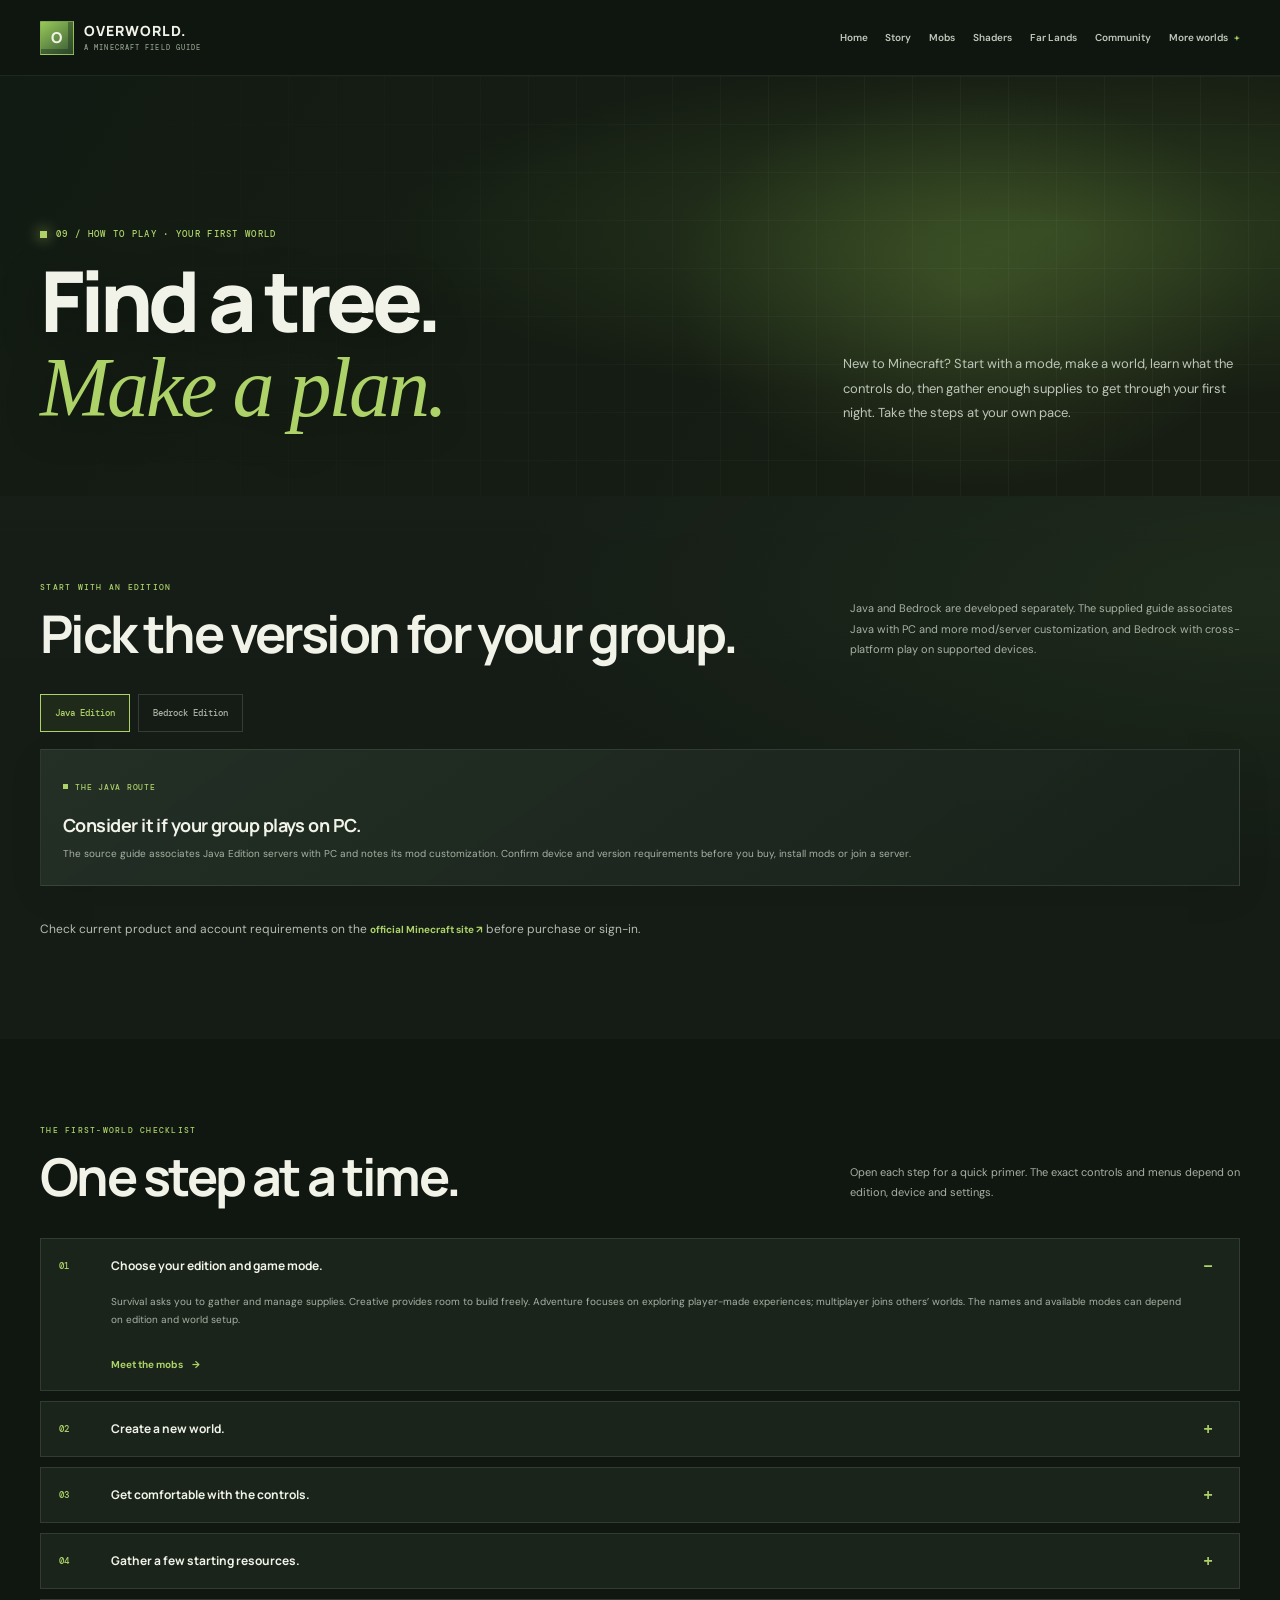
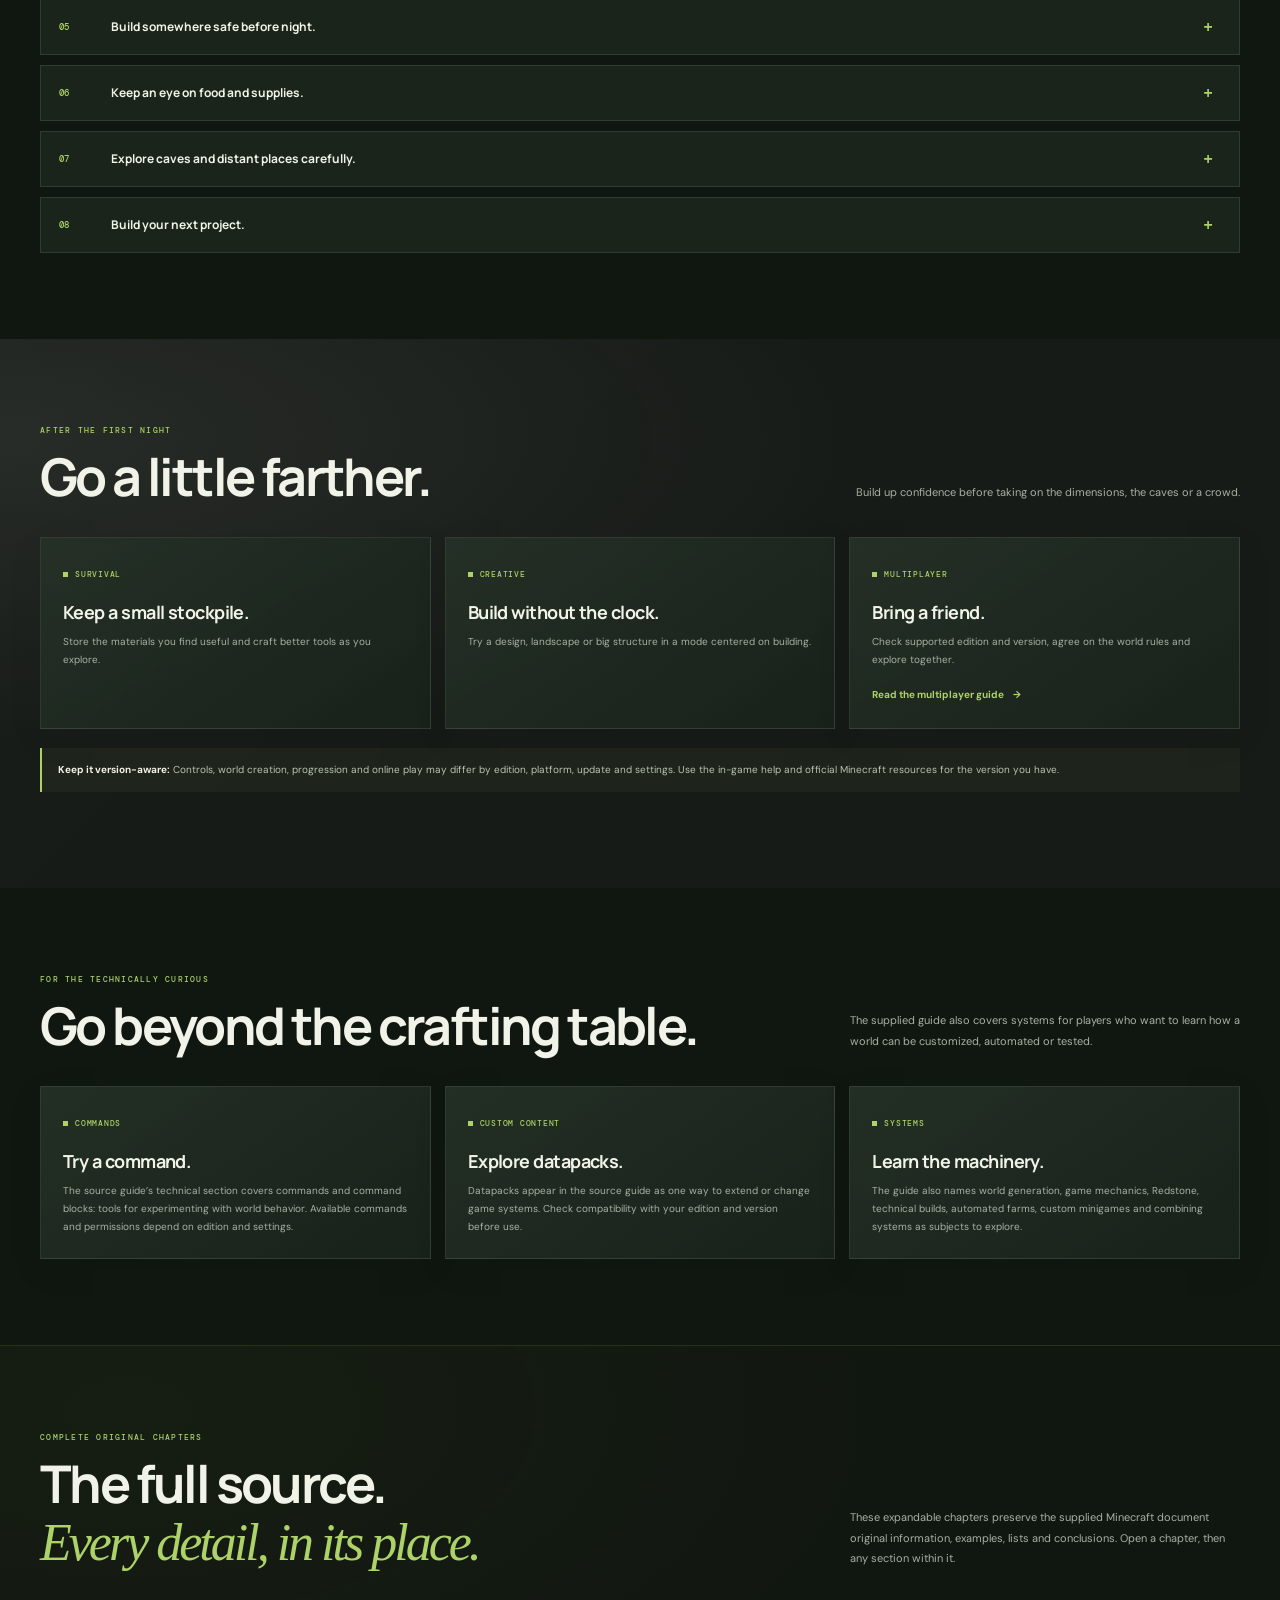
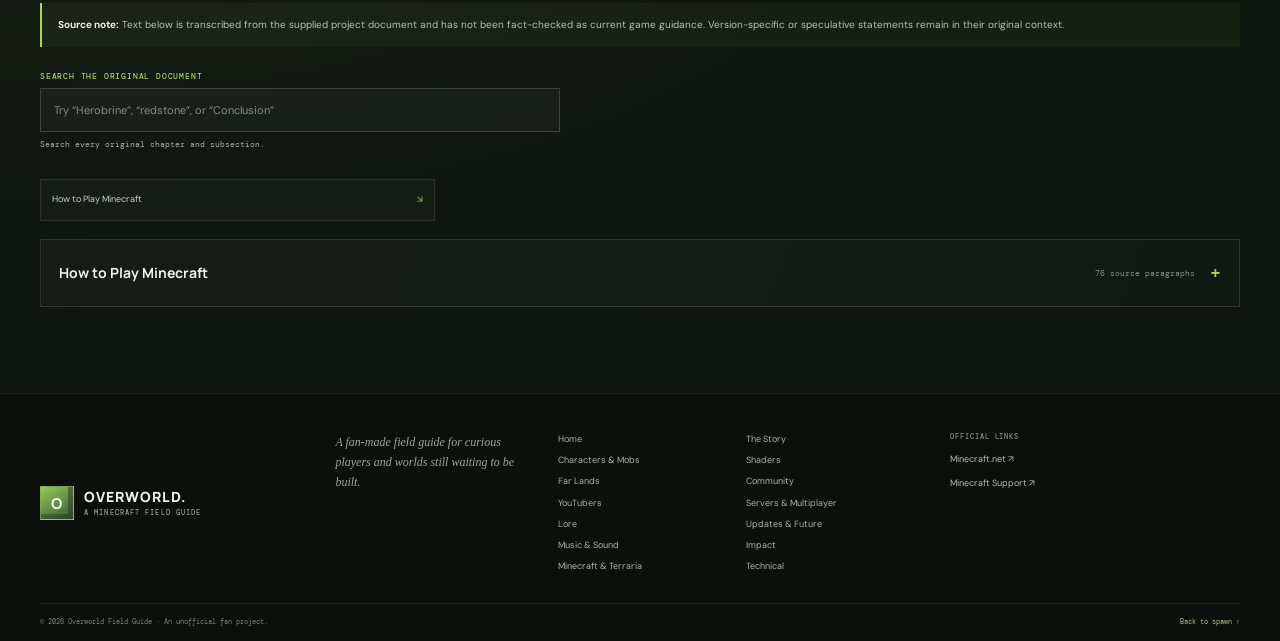
<file: Minecraft-Website/how-to-play.html>
<!doctype html>
<html lang="en"><head>
  <meta charset="utf-8"><meta name="viewport" content="width=device-width, initial-scale=1"><meta name="theme-color" content="#101710"><meta name="description" content="Start Minecraft step by step: choose an edition, create a world, gather supplies, make a shelter and explore.">
  <title>How to Play Minecraft — Overworld</title><link rel="preconnect" href="https://fonts.googleapis.com"><link rel="preconnect" href="https://fonts.gstatic.com" crossorigin><link href="https://fonts.googleapis.com/css2?family=DM+Mono:wght@400;500&family=DM+Sans:wght@400;500;600;700&family=Manrope:wght@400;500;600;700;800&display=swap" rel="stylesheet"><link rel="stylesheet" href="css/style.css"><script src="js/script.js" defer></script>
</head><body data-page="how-to-play">
<a class="skip-link" href="#main">Skip to content</a><header class="site-header"><div class="container nav-wrap"><a class="brand" href="index.html"><span class="brand-mark">O</span><span>OVERWORLD.<small>A MINECRAFT FIELD GUIDE</small></span></a><button class="menu-toggle" type="button" aria-expanded="false" aria-controls="primary-navigation" aria-label="Open navigation"><span></span><span></span></button><nav class="primary-nav" id="primary-navigation" aria-label="Main navigation"><a data-page-link="home" href="index.html">Home</a><a data-page-link="story" href="story.html">Story</a><a data-page-link="mobs" href="mobs.html">Mobs</a><a data-page-link="shaders" href="shaders.html">Shaders</a><a data-page-link="farlands" href="farlands.html">Far Lands</a><a data-page-link="community" href="community.html">Community</a><details class="nav-more"><summary>More worlds</summary><div class="nav-more-menu"><a data-page-link="youtubers" href="youtubers.html">YouTubers</a><a data-page-link="servers" href="servers.html">Servers</a><a data-page-link="lore" href="lore.html">Lore</a><a data-page-link="how-to-play" href="how-to-play.html">How to Play</a><a data-page-link="updates" href="updates.html">Updates &amp; Future</a><a data-page-link="music" href="music.html">Music &amp; Sound</a><a data-page-link="impact" href="impact.html">Impact</a></div></details></nav></div></header>
<main id="main">
  <section class="page-hero"><div class="container page-hero-inner"><div><p class="page-kicker">09 / HOW TO PLAY · YOUR FIRST WORLD</p><h1>Find a tree.<br><em>Make a plan.</em></h1></div><p class="page-intro">New to Minecraft? Start with a mode, make a world, learn what the controls do, then gather enough supplies to get through your first night. Take the steps at your own pace.</p></div></section>
  <section class="section section-grass"><div class="container"><div class="section-heading"><div><p class="eyebrow"><strong>START WITH AN EDITION</strong></p><h2>Pick the version for your group.</h2></div><p class="section-lead">Java and Bedrock are developed separately. The supplied guide associates Java with PC and more mod/server customization, and Bedrock with cross-platform play on supported devices.</p></div>
    <div class="edition-tabs" role="tablist" aria-label="Compare Minecraft editions"><button class="edition-tab" type="button" role="tab" data-edition-tab id="tab-java" aria-controls="edition-java" aria-selected="true">Java Edition</button><button class="edition-tab" type="button" role="tab" data-edition-tab id="tab-bedrock" aria-controls="edition-bedrock" aria-selected="false" tabindex="-1">Bedrock Edition</button></div>
    <section class="card edition-panel" id="edition-java" role="tabpanel" aria-labelledby="tab-java"><span class="card-tag">THE JAVA ROUTE</span><h3>Consider it if your group plays on PC.</h3><p>The source guide associates Java Edition servers with PC and notes its mod customization. Confirm device and version requirements before you buy, install mods or join a server.</p></section>
    <section class="card edition-panel" id="edition-bedrock" role="tabpanel" aria-labelledby="tab-bedrock" hidden><span class="card-tag">THE BEDROCK ROUTE</span><h3>Consider it for supported cross-platform play.</h3><p>The source guide describes Bedrock as supporting cross-platform play on mobile, console and PC. What works together depends on the devices and game versions your group uses.</p></section>
    <p class="body-copy" style="margin-top:17px">Check current product and account requirements on the <a class="inline-link" href="https://www.minecraft.net/en-us" target="_blank" rel="noopener noreferrer">official Minecraft site ↗</a> before purchase or sign-in.</p>
  </div></section>
  <section class="section section-dark"><div class="container"><div class="section-heading"><div><p class="eyebrow"><strong>THE FIRST-WORLD CHECKLIST</strong></p><h2>One step at a time.</h2></div><p class="section-lead">Open each step for a quick primer. The exact controls and menus depend on edition, device and settings.</p></div>
    <div class="step-list">
      <details class="step" open><summary><span class="step-number">01</span><span class="step-title">Choose your edition and game mode.</span></summary><div class="step-content"><p>Survival asks you to gather and manage supplies. Creative provides room to build freely. Adventure focuses on exploring player-made experiences; multiplayer joins others’ worlds. The names and available modes can depend on edition and world setup.</p><a class="inline-link" href="mobs.html">Meet the mobs <span>→</span></a></div></details>
      <details class="step"><summary><span class="step-number">02</span><span class="step-title">Create a new world.</span></summary><div class="step-content">Open the world-creation menu, give the world a name, choose the mode and check its settings. Keep your first world simple; you can always start another adventure later.</div></details>
      <details class="step"><summary><span class="step-number">03</span><span class="step-title">Get comfortable with the controls.</span></summary><div class="step-content">On a computer, basic play commonly uses a keyboard and mouse; console and mobile use their own control layouts. Check the in-game controls menu for your device and adjust it before heading out. Your layout can differ from default bindings.</div></details>
      <details class="step"><summary><span class="step-number">04</span><span class="step-title">Gather a few starting resources.</span></summary><div class="step-content">Break nearby blocks and collect wood as a basic first material. Use what you gather to craft simple tools. Pay attention to your surroundings while you collect.</div></details>
      <details class="step"><summary><span class="step-number">05</span><span class="step-title">Build somewhere safe before night.</span></summary><div class="step-content">Make a basic shelter or find a protected spot. The source guide’s survival checklist puts a first shelter high on the first-night list; stay alert to hostile mobs in dark areas.</div></details>
      <details class="step"><summary><span class="step-number">06</span><span class="step-title">Keep an eye on food and supplies.</span></summary><div class="step-content">Hunger and survival resources matter in Survival mode. Find food and make tools for mining and crafting; Creative mode removes many survival pressures.</div></details>
      <details class="step"><summary><span class="step-number">07</span><span class="step-title">Explore caves and distant places carefully.</span></summary><div class="step-content">When you are ready, travel farther, mine resources, and learn the route back. The Nether is a hazardous dimension accessed with an obsidian portal; the End has its own challenges and is associated with the Ender Dragon.</div></details>
      <details class="step"><summary><span class="step-number">08</span><span class="step-title">Build your next project.</span></summary><div class="step-content">Try Redstone and automation, use enchantments, switch to Creative, join friends, or simply make a more ambitious shelter. There is no required single path through the game.</div></details>
    </div>
  </div></section>
  <section class="section section-stone"><div class="container"><div class="section-heading"><div><p class="eyebrow"><strong>AFTER THE FIRST NIGHT</strong></p><h2>Go a little farther.</h2></div><p class="section-lead">Build up confidence before taking on the dimensions, the caves or a crowd.</p></div><div class="grid grid-3">
    <article class="card"><span class="card-tag">SURVIVAL</span><h3>Keep a small stockpile.</h3><p>Store the materials you find useful and craft better tools as you explore.</p></article><article class="card"><span class="card-tag">CREATIVE</span><h3>Build without the clock.</h3><p>Try a design, landscape or big structure in a mode centered on building.</p></article><article class="card"><span class="card-tag">MULTIPLAYER</span><h3>Bring a friend.</h3><p>Check supported edition and version, agree on the world rules and explore together.</p><a class="inline-link" href="servers.html">Read the multiplayer guide <span>→</span></a></article>
  </div><p class="note" style="margin-top:19px"><strong>Keep it version-aware:</strong> Controls, world creation, progression and online play may differ by edition, platform, update and settings. Use the in-game help and official Minecraft resources for the version you have.</p></div></section>
  <section class="section section-dark"><div class="container"><div class="section-heading"><div><p class="eyebrow"><strong>FOR THE TECHNICALLY CURIOUS</strong></p><h2>Go beyond the crafting table.</h2></div><p class="section-lead">The supplied guide also covers systems for players who want to learn how a world can be customized, automated or tested.</p></div><div class="grid grid-3">
    <article class="card"><span class="card-tag">COMMANDS</span><h3>Try a command.</h3><p>The source guide’s technical section covers commands and command blocks: tools for experimenting with world behavior. Available commands and permissions depend on edition and settings.</p></article>
    <article class="card"><span class="card-tag">CUSTOM CONTENT</span><h3>Explore datapacks.</h3><p>Datapacks appear in the source guide as one way to extend or change game systems. Check compatibility with your edition and version before use.</p></article>
    <article class="card"><span class="card-tag">SYSTEMS</span><h3>Learn the machinery.</h3><p>The guide also names world generation, game mechanics, Redstone, technical builds, automated farms, custom minigames and combining systems as subjects to explore.</p></article>
  </div></div></section>
<section class="section section-source-archive" id="original-source"><div class="container">
<p class="eyebrow"><strong>COMPLETE ORIGINAL CHAPTERS</strong></p>
<div class="section-heading"><div><h2>The full source.<br><span class="display-accent">Every detail, in its place.</span></h2></div><p class="section-lead">These expandable chapters preserve the supplied Minecraft document original information, examples, lists and conclusions. Open a chapter, then any section within it.</p></div>
<p class="note archive-notice"><strong>Source note:</strong> Text below is transcribed from the supplied project document and has not been fact-checked as current game guidance. Version-specific or speculative statements remain in their original context.</p>
<nav class="archive-index" aria-label="Original source chapters">
<a href="#source-how-to-play-minecraft">How to Play Minecraft <span aria-hidden="true">↘</span></a>
</nav><div class="archive-chapters">
<details class="archive-chapter" id="source-how-to-play-minecraft"><summary><span class="archive-chapter-name">How to Play Minecraft</span><span class="archive-chapter-count">76 source paragraphs</span></summary><div class="archive-chapter-body">
<details class="archive-subsection archive-level-3"><summary>How to Play Minecraft</summary><div class="archive-subsection-body">
<p>(For Beginners)</p>
<p>Minecraft is a sandbox game that allows players to explore, build, survive, and create in a blocky, procedurally generated world. Whether you’re new to the game or just need a refresher, here’s a complete guide on how to play Minecraft.</p>
</div></details>
<details class="archive-subsection archive-level-3"><summary>1. Getting Started</summary><div class="archive-subsection-body">
<details class="archive-subsection archive-level-4"><summary>Choose Your Edition</summary><div class="archive-subsection-body">
<p>Minecraft is available in two main editions:</p>
<p>Java Edition: Primarily for PC, with more customization options and mods.</p>
<p>Bedrock Edition: Available on multiple platforms (PC, consoles, mobile) and allows cross-platform play.</p>
</div></details>
<details class="archive-subsection archive-level-4"><summary>Create an Account</summary><div class="archive-subsection-body">
<p>Purchase and download Minecraft from the official site or your device&#39;s store.</p>
<p>Log in with your Mojang or Microsoft account.</p>
</div></details>
<details class="archive-subsection archive-level-4"><summary>Game Modes</summary><div class="archive-subsection-body">
<p>When starting Minecraft, you can choose one of the following modes:</p>
<p>Survival: Gather resources, build shelter, and survive against mobs like zombies and skeletons.</p>
<p>Creative: Access unlimited resources and fly around the world to build anything you want without worrying about health or hunger.</p>
<p>Adventure: Play custom maps with specific challenges, where you may need tools to interact with the environment.</p>
<p>Hardcore: A more challenging version of Survival with permanent death (Java Edition only).</p>
</div></details>
</div></details>
<details class="archive-subsection archive-level-3"><summary>2. Starting Your First World</summary><div class="archive-subsection-body">
<details class="archive-subsection archive-level-4"><summary>Create a New World</summary><div class="archive-subsection-body">
<p>From the main menu, click Singleplayer (Java) or Play (Bedrock).</p>
<p>Select Create New World.</p>
<p>Customize settings like world name, difficulty, and game mode.</p>
</div></details>
<details class="archive-subsection archive-level-4"><summary>Basic Controls</summary><div class="archive-subsection-body">
<p>Movement: Use WASD (PC), joystick (console), or touch controls (mobile).</p>
<p>Interact/Use: Right-click (PC) or the appropriate button for your device to open chests, place blocks, etc.</p>
<p>Attack/Break Blocks: Left-click (PC) or the attack button for your device.</p>
<p>Jump: Spacebar (PC) or the jump button.</p>
<p>Inventory: E (PC) or corresponding button for your platform.</p>
</div></details>
</div></details>
<details class="archive-subsection archive-level-3"><summary>3. Survival Mode Basics</summary><div class="archive-subsection-body">
<details class="archive-subsection archive-level-4"><summary>Step 1: Gathering Resources</summary><div class="archive-subsection-body">
<p>Punch Trees: Use your hands to punch trees and collect wood. Wood is a fundamental resource for crafting tools and shelter.</p>
<p>Craft Tools: Open your inventory, convert wood into planks, and make a crafting table. Use the crafting table to create basic tools like a pickaxe, axe, and shovel.</p>
</div></details>
<details class="archive-subsection archive-level-4"><summary>Step 2: Building Shelter</summary><div class="archive-subsection-body">
<p>Dig or Build: Create a basic shelter using dirt or wood to protect yourself from hostile mobs (zombies, skeletons) that spawn at night.</p>
<p>Light It Up: Craft torches using coal and sticks to prevent mobs from spawning near your shelter.</p>
</div></details>
<details class="archive-subsection archive-level-4"><summary>Step 3: Food and Hunger</summary><div class="archive-subsection-body">
<p>Hunt or Farm: Kill animals (e.g., cows, pigs, chickens) for food or grow crops like wheat and carrots.</p>
<p>Cook Food: Use a furnace to cook raw meat, which restores more hunger points.</p>
</div></details>
<details class="archive-subsection archive-level-4"><summary>Step 4: Mining and Crafting</summary><div class="archive-subsection-body">
<p>Dig Deep: Mine stone and ores like coal, iron, and diamonds. Use better tools (crafted from these materials) to mine faster and access rare resources.</p>
<p>Craft Upgrades: Gradually upgrade tools and weapons for efficiency and protection, such as iron or diamond swords and armor.</p>
</div></details>
<details class="archive-subsection archive-level-4"><summary>Step 5: Exploring</summary><div class="archive-subsection-body">
<p>Travel: Explore the world for new biomes, villages, and structures like temples, dungeons, and strongholds.</p>
<p>Combat: Learn to fight mobs using swords, bows, and shields.</p>
</div></details>
</div></details>
<details class="archive-subsection archive-level-3"><summary>4. Advanced Gameplay</summary><div class="archive-subsection-body">
<details class="archive-subsection archive-level-4"><summary>The Nether</summary><div class="archive-subsection-body">
<p>Build a Nether Portal using obsidian to access the Nether, a dangerous dimension filled with lava, hostile mobs, and unique resources.</p>
</div></details>
<details class="archive-subsection archive-level-4"><summary>Enchanting</summary><div class="archive-subsection-body">
<p>Craft an Enchanting Table and use experience points to enchant tools, weapons, and armor for special abilities.</p>
</div></details>
<details class="archive-subsection archive-level-4"><summary>The End</summary><div class="archive-subsection-body">
<p>Locate a stronghold to activate an End Portal. Travel to the End to fight the Ender Dragon, Minecraft’s final boss.</p>
</div></details>
<details class="archive-subsection archive-level-4"><summary>Redstone and Automation</summary><div class="archive-subsection-body">
<p>Experiment with redstone to create automated systems like farms, doors, and traps.</p>
</div></details>
</div></details>
<details class="archive-subsection archive-level-3"><summary>5. Creative Mode</summary><div class="archive-subsection-body">
<p>Creative Mode removes the survival aspect, allowing you to focus on building and designing without restrictions.</p>
<p>Access Blocks: Open the inventory to access all items and blocks in the game.</p>
<p>Fly: Double-tap the jump button to fly, allowing you to build massive structures easily.</p>
</div></details>
<details class="archive-subsection archive-level-3"><summary>6. Multiplayer</summary><div class="archive-subsection-body">
<details class="archive-subsection archive-level-4"><summary>Joining a Server</summary><div class="archive-subsection-body">
<p>Select Multiplayer from the main menu.</p>
<p>Add a server by entering its IP address or join public servers like Hypixel or Mineplex.</p>
</div></details>
<details class="archive-subsection archive-level-4"><summary>Playing with Friends</summary><div class="archive-subsection-body">
<p>Use LAN (Local Area Network) to play with friends on the same network.</p>
<p>Create or join a Realms server (subscription-based) for a private multiplayer world.</p>
</div></details>
</div></details>
<details class="archive-subsection archive-level-3"><summary>7. Tips for Success</summary><div class="archive-subsection-body">
<p>Always carry torches and food.</p>
<p>Avoid mining straight down to prevent falling into lava.</p>
<p>Stay aware of hostile mobs, especially Creepers that can silently explode.</p>
<p>Experiment with crafting recipes to discover new items.</p>
<p>Explore different biomes for unique resources and challenges.</p>
</div></details>
<details class="archive-subsection archive-level-3"><summary>8. Beyond Basics</summary><div class="archive-subsection-body">
<p>Try custom maps and mods to enhance your gameplay.</p>
<p>Participate in mini-games and roleplay on servers.</p>
<p>Build ambitious projects like cities, castles, or automated farms.</p>
<p>Create your own adventures and share them with the Minecraft community.</p>
<p>Minecraft is a game of limitless creativity and exploration. Whether you’re surviving your first night, building intricate structures, or battling the Ender Dragon, there’s always something new to learn and explore. Enjoy the journey!</p>
</div></details>
</div></details>
</div></div></section>
</main><footer class="site-footer"><div class="container footer-main"><a class="brand" href="index.html"><span class="brand-mark">O</span><span>OVERWORLD.<small>A MINECRAFT FIELD GUIDE</small></span></a><p class="footer-description">A fan-made field guide for curious players and worlds still waiting to be built.</p><nav class="footer-links" aria-label="Explore the guide"><a href="index.html">Home</a><a href="story.html">The Story</a><a href="mobs.html">Characters &amp; Mobs</a><a href="shaders.html">Shaders</a><a href="farlands.html">Far Lands</a><a href="community.html">Community</a><a href="youtubers.html">YouTubers</a><a href="servers.html">Servers &amp; Multiplayer</a><a href="lore.html">Lore</a><a href="updates.html">Updates &amp; Future</a><a href="music.html">Music &amp; Sound</a><a href="impact.html">Impact</a></nav><div class="footer-outbound"><span>OFFICIAL LINKS</span><a href="https://www.minecraft.net/en-us" target="_blank" rel="noopener noreferrer">Minecraft.net ↗</a><a href="https://help.minecraft.net/hc/en-us" target="_blank" rel="noopener noreferrer">Minecraft Support ↗</a></div></div><div class="container footer-bottom"><span>© <span data-year></span> Overworld Field Guide · An unofficial fan project.</span><a href="#main">Back to spawn ↑</a></div></footer><a class="back-to-top" href="#main" aria-label="Back to top">↑</a>
</body></html>
</file>
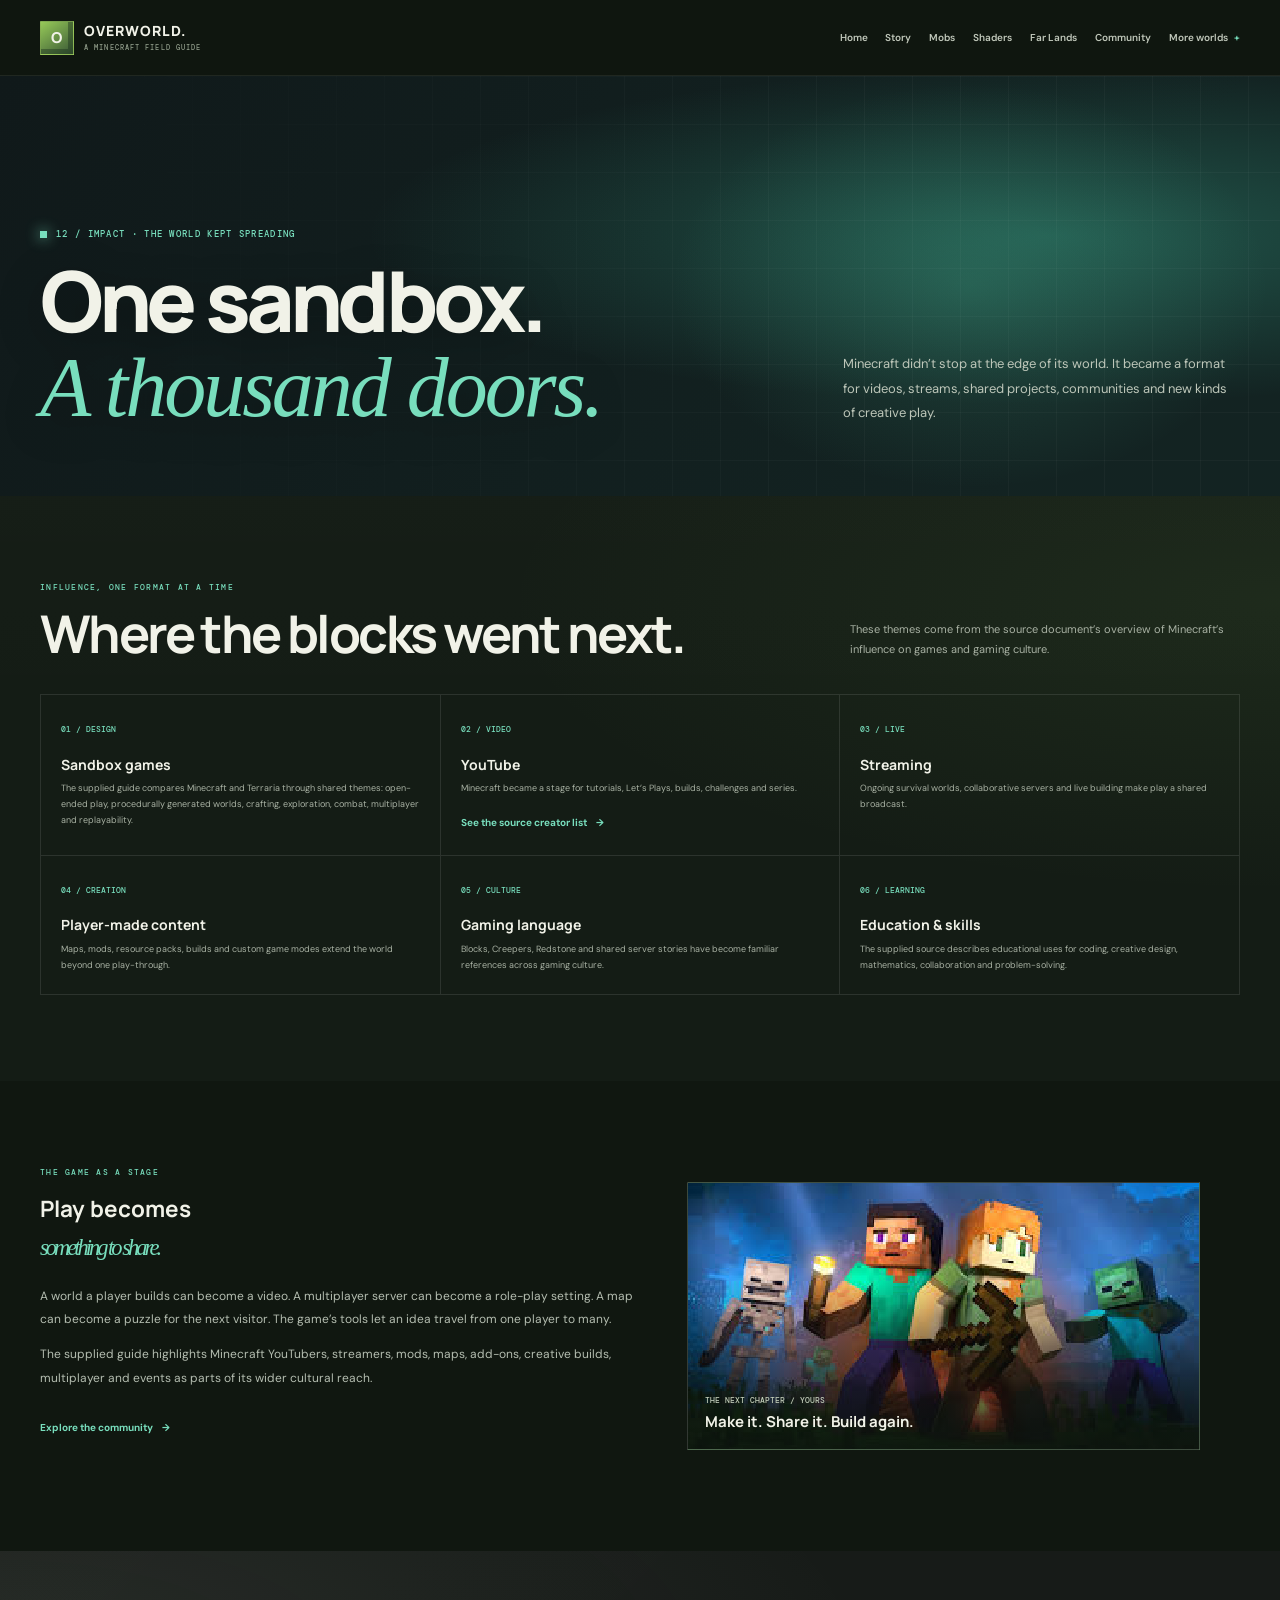
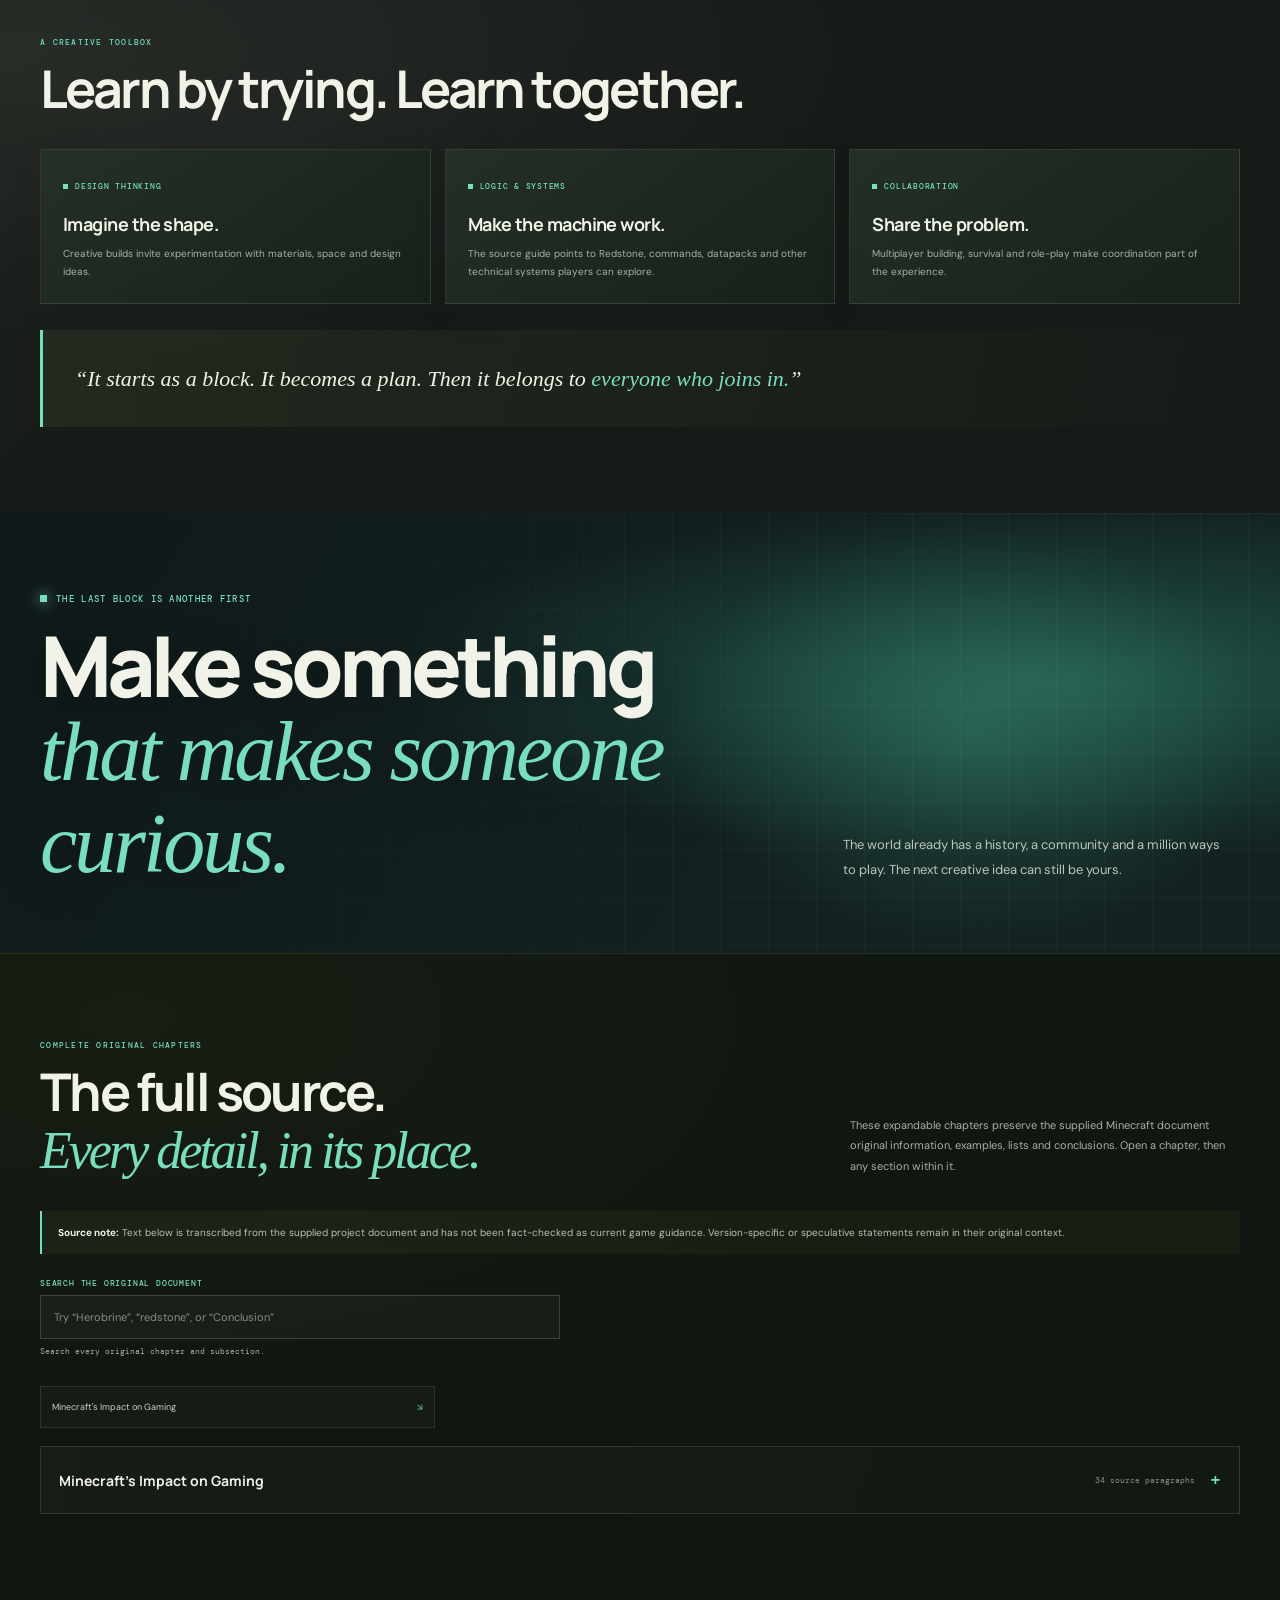
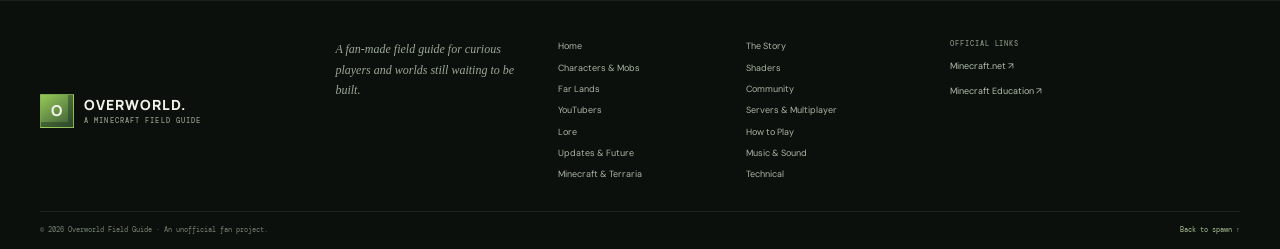
<file: Minecraft-Website/impact.html>
<!doctype html>
<html lang="en"><head>
  <meta charset="utf-8"><meta name="viewport" content="width=device-width, initial-scale=1"><meta name="theme-color" content="#101710"><meta name="description" content="Discover Minecraft's influence on sandbox games, YouTube, streaming, player-created content and gaming culture.">
  <title>Minecraft's Impact on Gaming — Overworld</title><link rel="preconnect" href="https://fonts.googleapis.com"><link rel="preconnect" href="https://fonts.gstatic.com" crossorigin><link href="https://fonts.googleapis.com/css2?family=DM+Mono:wght@400;500&family=DM+Sans:wght@400;500;600;700&family=Manrope:wght@400;500;600;700;800&display=swap" rel="stylesheet"><link rel="stylesheet" href="css/style.css"><script src="js/script.js" defer></script>
</head><body data-page="impact">
<a class="skip-link" href="#main">Skip to content</a><header class="site-header"><div class="container nav-wrap"><a class="brand" href="index.html"><span class="brand-mark">O</span><span>OVERWORLD.<small>A MINECRAFT FIELD GUIDE</small></span></a><button class="menu-toggle" type="button" aria-expanded="false" aria-controls="primary-navigation" aria-label="Open navigation"><span></span><span></span></button><nav class="primary-nav" id="primary-navigation" aria-label="Main navigation"><a data-page-link="home" href="index.html">Home</a><a data-page-link="story" href="story.html">Story</a><a data-page-link="mobs" href="mobs.html">Mobs</a><a data-page-link="shaders" href="shaders.html">Shaders</a><a data-page-link="farlands" href="farlands.html">Far Lands</a><a data-page-link="community" href="community.html">Community</a><details class="nav-more"><summary>More worlds</summary><div class="nav-more-menu"><a data-page-link="youtubers" href="youtubers.html">YouTubers</a><a data-page-link="servers" href="servers.html">Servers</a><a data-page-link="lore" href="lore.html">Lore</a><a data-page-link="how-to-play" href="how-to-play.html">How to Play</a><a data-page-link="updates" href="updates.html">Updates &amp; Future</a><a data-page-link="music" href="music.html">Music &amp; Sound</a><a data-page-link="impact" href="impact.html">Impact</a></div></details></nav></div></header>
<main id="main">
  <section class="page-hero"><div class="container page-hero-inner"><div><p class="page-kicker">12 / IMPACT · THE WORLD KEPT SPREADING</p><h1>One sandbox.<br><em>A thousand doors.</em></h1></div><p class="page-intro">Minecraft didn’t stop at the edge of its world. It became a format for videos, streams, shared projects, communities and new kinds of creative play.</p></div></section>
  <section class="section section-grass"><div class="container"><div class="section-heading"><div><p class="eyebrow"><strong>INFLUENCE, ONE FORMAT AT A TIME</strong></p><h2>Where the blocks went next.</h2></div><p class="section-lead">These themes come from the source document’s overview of Minecraft’s influence on games and gaming culture.</p></div><div class="feature-matrix">
    <article class="feature-cell"><span>01 / DESIGN</span><h3>Sandbox games</h3><p>The supplied guide compares Minecraft and Terraria through shared themes: open-ended play, procedurally generated worlds, crafting, exploration, combat, multiplayer and replayability.</p></article><article class="feature-cell"><span>02 / VIDEO</span><h3>YouTube</h3><p>Minecraft became a stage for tutorials, Let’s Plays, builds, challenges and series.</p><a class="inline-link" href="youtubers.html">See the source creator list <span>→</span></a></article><article class="feature-cell"><span>03 / LIVE</span><h3>Streaming</h3><p>Ongoing survival worlds, collaborative servers and live building make play a shared broadcast.</p></article><article class="feature-cell"><span>04 / CREATION</span><h3>Player-made content</h3><p>Maps, mods, resource packs, builds and custom game modes extend the world beyond one play-through.</p></article><article class="feature-cell"><span>05 / CULTURE</span><h3>Gaming language</h3><p>Blocks, Creepers, Redstone and shared server stories have become familiar references across gaming culture.</p></article><article class="feature-cell"><span>06 / LEARNING</span><h3>Education &amp; skills</h3><p>The supplied source describes educational uses for coding, creative design, mathematics, collaboration and problem-solving.</p></article>
  </div></div></section>
  <section class="section section-dark"><div class="container grid grid-2"><div><p class="eyebrow"><strong>THE GAME AS A STAGE</strong></p><h2>Play becomes<br><span class="display-accent">something to share.</span></h2><p class="body-copy">A world a player builds can become a video. A multiplayer server can become a role-play setting. A map can become a puzzle for the next visitor. The game’s tools let an idea travel from one player to many.</p><p class="body-copy">The supplied guide highlights Minecraft YouTubers, streamers, mods, maps, add-ons, creative builds, multiplayer and events as parts of its wider cultural reach.</p><a class="inline-link" href="community.html">Explore the community <span>→</span></a></div><figure class="image-card" style="min-height:268px"><img src="images/image1.png" alt="Minecraft characters and mobs setting out together" loading="lazy"><span class="image-card-overlay"><span>THE NEXT CHAPTER / YOURS</span><strong>Make it. Share it. Build again.</strong></span></figure></div></section>
  <section class="section section-stone"><div class="container"><div class="section-heading"><div><p class="eyebrow"><strong>A CREATIVE TOOLBOX</strong></p><h2>Learn by trying. Learn together.</h2></div></div><div class="grid grid-3"><article class="card"><span class="card-tag">DESIGN THINKING</span><h3>Imagine the shape.</h3><p>Creative builds invite experimentation with materials, space and design ideas.</p></article><article class="card"><span class="card-tag">LOGIC &amp; SYSTEMS</span><h3>Make the machine work.</h3><p>The source guide points to Redstone, commands, datapacks and other technical systems players can explore.</p></article><article class="card"><span class="card-tag">COLLABORATION</span><h3>Share the problem.</h3><p>Multiplayer building, survival and role-play make coordination part of the experience.</p></article></div><blockquote class="impact-quote" style="margin:26px 0 0">“It starts as a block. It becomes a plan. Then it belongs to <span>everyone who joins in.</span>”</blockquote></div></section>
  <section class="page-hero"><div class="container page-hero-inner"><div><p class="page-kicker">THE LAST BLOCK IS ANOTHER FIRST</p><h1>Make something<br><em>that makes someone curious.</em></h1></div><p class="page-intro">The world already has a history, a community and a million ways to play. The next creative idea can still be yours.</p></div></section>
<section class="section section-source-archive" id="original-source"><div class="container">
<p class="eyebrow"><strong>COMPLETE ORIGINAL CHAPTERS</strong></p>
<div class="section-heading"><div><h2>The full source.<br><span class="display-accent">Every detail, in its place.</span></h2></div><p class="section-lead">These expandable chapters preserve the supplied Minecraft document original information, examples, lists and conclusions. Open a chapter, then any section within it.</p></div>
<p class="note archive-notice"><strong>Source note:</strong> Text below is transcribed from the supplied project document and has not been fact-checked as current game guidance. Version-specific or speculative statements remain in their original context.</p>
<nav class="archive-index" aria-label="Original source chapters">
<a href="#source-minecraft-s-impact-on-gaming">Minecraft&#39;s Impact on Gaming <span aria-hidden="true">↘</span></a>
</nav><div class="archive-chapters">
<details class="archive-chapter" id="source-minecraft-s-impact-on-gaming"><summary><span class="archive-chapter-name">Minecraft&#39;s Impact on Gaming</span><span class="archive-chapter-count">34 source paragraphs</span></summary><div class="archive-chapter-body">
<details class="archive-subsection archive-level-1"><summary>Minecraft&#39;s Impact on Gaming</summary><div class="archive-subsection-body">
<p>Minecraft has had a major impact on the gaming industry since its release. Its open-ended gameplay showed that a game could become successful without following a fixed story or giving players a single way to play. Minecraft also influenced other games, content creation, YouTube, streaming, and online gaming communities.</p>
<details class="archive-subsection archive-level-2"><summary>1. Influence on Sandbox Games</summary><div class="archive-subsection-body">
<p>Minecraft helped make the sandbox genre more popular by giving players a large amount of freedom.</p>
<p>Players could build, explore, survive, or simply create their own activities.</p>
<p>The game showed that creativity could be an important part of gameplay.</p>
<p>Other sandbox games have used similar ideas of open worlds and player freedom.</p>
<p>Procedurally generated worlds allow players to have different experiences each time.</p>
</div></details>
<details class="archive-subsection archive-level-2"><summary>2. Influence on YouTube</summary><div class="archive-subsection-body">
<p>Minecraft became one of the most important games in gaming-related YouTube content.</p>
<p>Creators made gameplay videos, challenges, tutorials, speedruns, and survival series.</p>
<p>Minecraft allowed creators to develop their own ideas instead of simply playing the game normally.</p>
<p>Famous creators helped introduce Minecraft to millions of viewers.</p>
<p>Minecraft videos became a major part of gaming culture on YouTube.</p>
</div></details>
<details class="archive-subsection archive-level-2"><summary>3. Influence on Streaming</summary><div class="archive-subsection-body">
<p>Minecraft also became popular on live-streaming platforms.</p>
<p>Streamers can play survival, multiplayer, challenges, and other activities live.</p>
<p>Viewers can interact with streamers while they play.</p>
<p>Multiplayer servers allow several creators and viewers to participate in shared experiences.</p>
<p>Minecraft&#39;s open-ended gameplay gives streamers many different types of content to create.</p>
</div></details>
<details class="archive-subsection archive-level-2"><summary>4. Player-Created Content</summary><div class="archive-subsection-body">
<p>Minecraft showed how players themselves could become creators.</p>
<p>Players create maps, challenges, adventure worlds, and mini-games.</p>
<p>Mods and add-ons can introduce new gameplay ideas.</p>
<p>Resource packs and skins allow players to customize their experiences.</p>
<p>This player-created content has helped Minecraft remain interesting for many years.</p>
</div></details>
<details class="archive-subsection archive-level-2"><summary>5. Influence on Gaming Culture</summary><div class="archive-subsection-body">
<p>Minecraft has become more than just a game and has influenced gaming culture around the world.</p>
<p>Minecraft has produced many popular trends, memes, and online communities.</p>
<p>Characters, mobs, and features from the game have become widely recognizable.</p>
<p>Minecraft content has brought together players, creators, builders, and gamers from different countries.</p>
<p>Its influence can be seen in videos, livestreams, communities, and other forms of online entertainment.</p>
</div></details>
<details class="archive-subsection archive-level-2"><summary>Conclusion</summary><div class="archive-subsection-body">
<p>Minecraft&#39;s impact on gaming goes beyond its own gameplay. It helped popularize player freedom in sandbox games and became a major part of YouTube and streaming culture. By allowing players to create their own worlds, challenges, and content, Minecraft showed how a game could become a platform for creativity and entertainment.</p>
</div></details>
</div></details>
</div></details>
</div></div></section>
</main><footer class="site-footer"><div class="container footer-main"><a class="brand" href="index.html"><span class="brand-mark">O</span><span>OVERWORLD.<small>A MINECRAFT FIELD GUIDE</small></span></a><p class="footer-description">A fan-made field guide for curious players and worlds still waiting to be built.</p><nav class="footer-links" aria-label="Explore the guide"><a href="index.html">Home</a><a href="story.html">The Story</a><a href="mobs.html">Characters &amp; Mobs</a><a href="shaders.html">Shaders</a><a href="farlands.html">Far Lands</a><a href="community.html">Community</a><a href="youtubers.html">YouTubers</a><a href="servers.html">Servers &amp; Multiplayer</a><a href="lore.html">Lore</a><a href="how-to-play.html">How to Play</a><a href="updates.html">Updates &amp; Future</a><a href="music.html">Music &amp; Sound</a></nav><div class="footer-outbound"><span>OFFICIAL LINKS</span><a href="https://www.minecraft.net/en-us" target="_blank" rel="noopener noreferrer">Minecraft.net ↗</a><a href="https://education.minecraft.net/" target="_blank" rel="noopener noreferrer">Minecraft Education ↗</a></div></div><div class="container footer-bottom"><span>© <span data-year></span> Overworld Field Guide · An unofficial fan project.</span><a href="index.html">Back to spawn ↑</a></div></footer><a class="back-to-top" href="#main" aria-label="Back to top">↑</a>
</body></html>
</file>
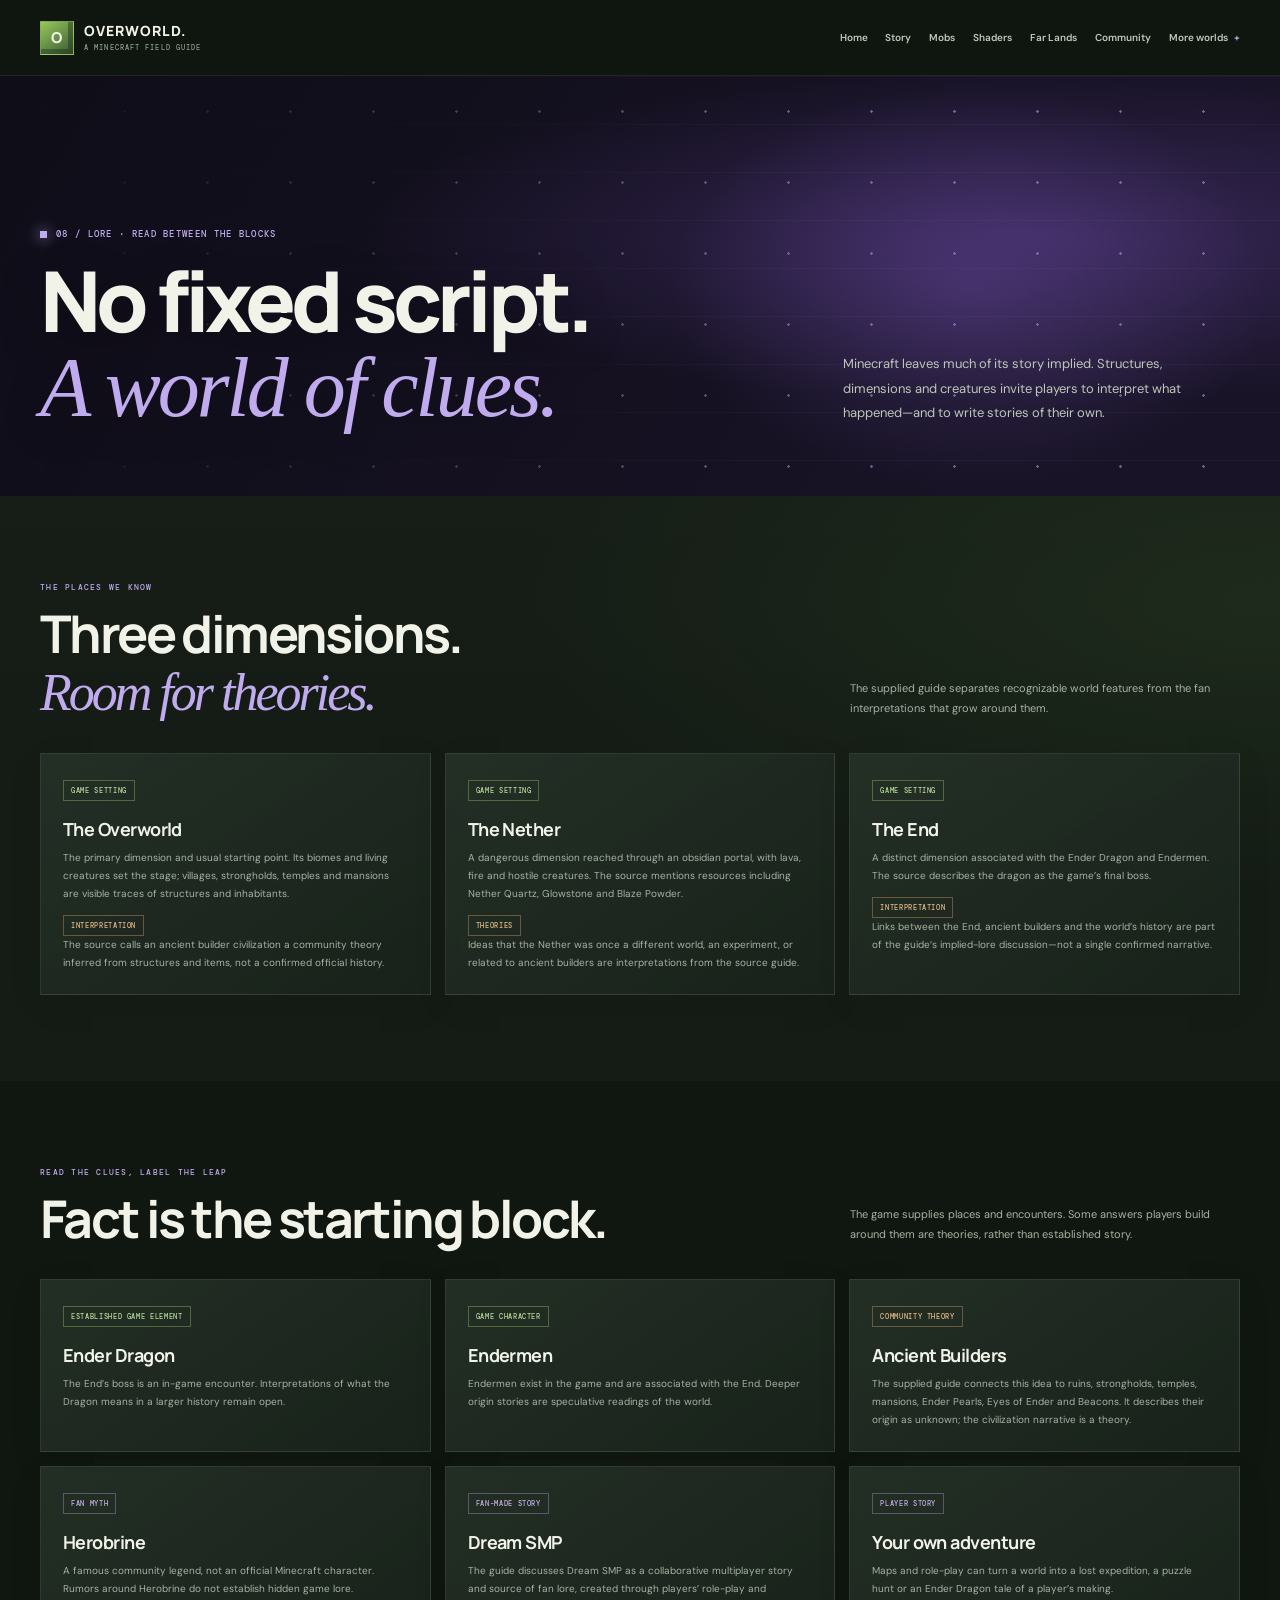
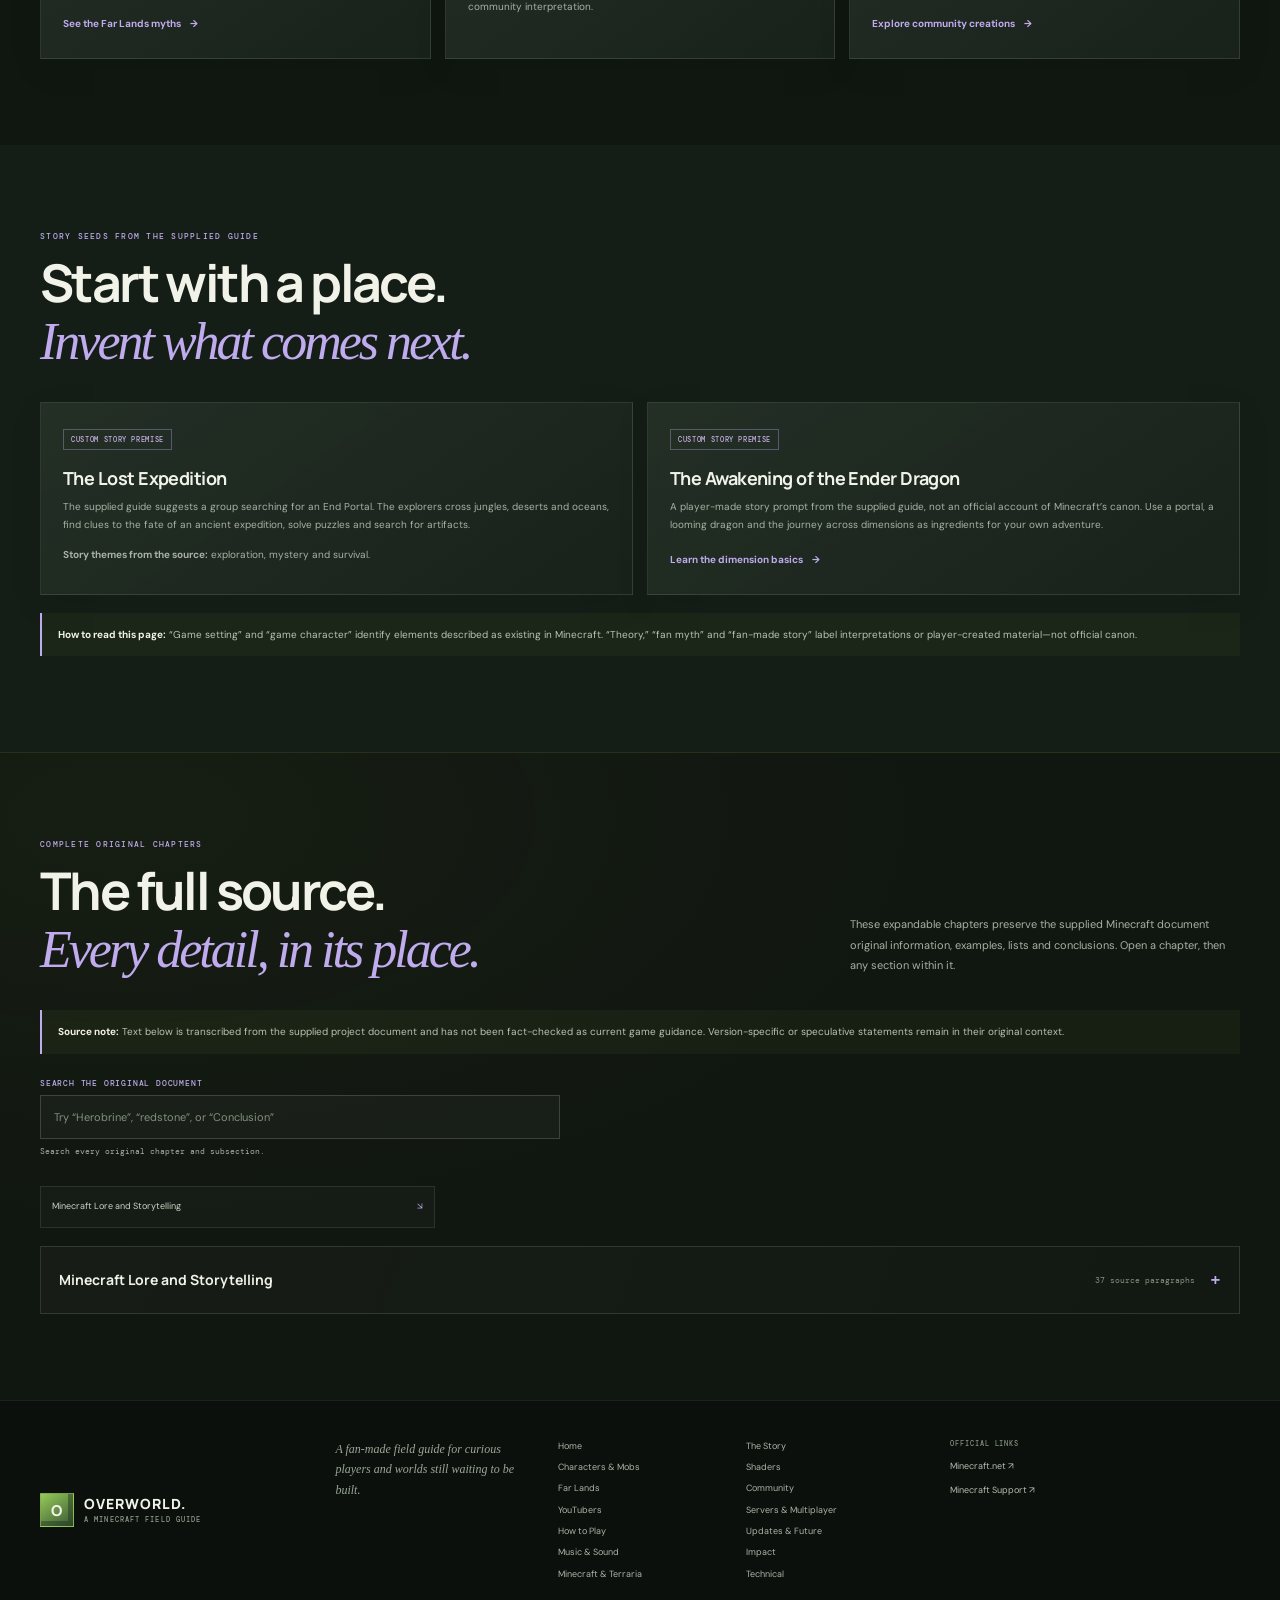
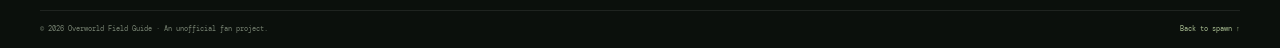
<file: Minecraft-Website/lore.html>
<!doctype html>
<html lang="en"><head>
  <meta charset="utf-8"><meta name="viewport" content="width=device-width, initial-scale=1"><meta name="theme-color" content="#101710"><meta name="description" content="Explore Minecraft's implied world lore, the Overworld, Nether and End, ancient-builder theories and fan-created stories.">
  <title>Minecraft Lore &amp; Stories — Overworld</title><link rel="preconnect" href="https://fonts.googleapis.com"><link rel="preconnect" href="https://fonts.gstatic.com" crossorigin><link href="https://fonts.googleapis.com/css2?family=DM+Mono:wght@400;500&family=DM+Sans:wght@400;500;600;700&family=Manrope:wght@400;500;600;700;800&display=swap" rel="stylesheet"><link rel="stylesheet" href="css/style.css"><script src="js/script.js" defer></script>
</head><body data-page="lore">
<a class="skip-link" href="#main">Skip to content</a><header class="site-header"><div class="container nav-wrap"><a class="brand" href="index.html"><span class="brand-mark">O</span><span>OVERWORLD.<small>A MINECRAFT FIELD GUIDE</small></span></a><button class="menu-toggle" type="button" aria-expanded="false" aria-controls="primary-navigation" aria-label="Open navigation"><span></span><span></span></button><nav class="primary-nav" id="primary-navigation" aria-label="Main navigation"><a data-page-link="home" href="index.html">Home</a><a data-page-link="story" href="story.html">Story</a><a data-page-link="mobs" href="mobs.html">Mobs</a><a data-page-link="shaders" href="shaders.html">Shaders</a><a data-page-link="farlands" href="farlands.html">Far Lands</a><a data-page-link="community" href="community.html">Community</a><details class="nav-more"><summary>More worlds</summary><div class="nav-more-menu"><a data-page-link="youtubers" href="youtubers.html">YouTubers</a><a data-page-link="servers" href="servers.html">Servers</a><a data-page-link="lore" href="lore.html">Lore</a><a data-page-link="how-to-play" href="how-to-play.html">How to Play</a><a data-page-link="updates" href="updates.html">Updates &amp; Future</a><a data-page-link="music" href="music.html">Music &amp; Sound</a><a data-page-link="impact" href="impact.html">Impact</a></div></details></nav></div></header>
<main id="main">
  <section class="page-hero"><div class="container page-hero-inner"><div><p class="page-kicker">08 / LORE · READ BETWEEN THE BLOCKS</p><h1>No fixed script.<br><em>A world of clues.</em></h1></div><p class="page-intro">Minecraft leaves much of its story implied. Structures, dimensions and creatures invite players to interpret what happened—and to write stories of their own.</p></div></section>
  <section class="section section-grass"><div class="container"><div class="section-heading"><div><p class="eyebrow"><strong>THE PLACES WE KNOW</strong></p><h2>Three dimensions.<br><span class="display-accent">Room for theories.</span></h2></div><p class="section-lead">The supplied guide separates recognizable world features from the fan interpretations that grow around them.</p></div><div class="grid grid-3">
    <article class="card"><span class="tag-label tag-established">GAME SETTING</span><h3>The Overworld</h3><p>The primary dimension and usual starting point. Its biomes and living creatures set the stage; villages, strongholds, temples and mansions are visible traces of structures and inhabitants.</p><p style="margin-top:12px"><span class="tag-label tag-theory">INTERPRETATION</span></p><p>The source calls an ancient builder civilization a community theory inferred from structures and items, not a confirmed official history.</p></article>
    <article class="card"><span class="tag-label tag-established">GAME SETTING</span><h3>The Nether</h3><p>A dangerous dimension reached through an obsidian portal, with lava, fire and hostile creatures. The source mentions resources including Nether Quartz, Glowstone and Blaze Powder.</p><p style="margin-top:12px"><span class="tag-label tag-theory">THEORIES</span></p><p>Ideas that the Nether was once a different world, an experiment, or related to ancient builders are interpretations from the source guide.</p></article>
    <article class="card"><span class="tag-label tag-established">GAME SETTING</span><h3>The End</h3><p>A distinct dimension associated with the Ender Dragon and Endermen. The source describes the dragon as the game’s final boss.</p><p style="margin-top:12px"><span class="tag-label tag-theory">INTERPRETATION</span></p><p>Links between the End, ancient builders and the world’s history are part of the guide’s implied-lore discussion—not a single confirmed narrative.</p></article>
  </div></div></section>
  <section class="section section-dark"><div class="container"><div class="section-heading"><div><p class="eyebrow"><strong>READ THE CLUES, LABEL THE LEAP</strong></p><h2>Fact is the starting block.</h2></div><p class="section-lead">The game supplies places and encounters. Some answers players build around them are theories, rather than established story.</p></div><div class="grid grid-3">
    <article class="card"><span class="tag-label tag-established">ESTABLISHED GAME ELEMENT</span><h3>Ender Dragon</h3><p>The End’s boss is an in-game encounter. Interpretations of what the Dragon means in a larger history remain open.</p></article>
    <article class="card"><span class="tag-label tag-established">GAME CHARACTER</span><h3>Endermen</h3><p>Endermen exist in the game and are associated with the End. Deeper origin stories are speculative readings of the world.</p></article>
    <article class="card"><span class="tag-label tag-theory">COMMUNITY THEORY</span><h3>Ancient Builders</h3><p>The supplied guide connects this idea to ruins, strongholds, temples, mansions, Ender Pearls, Eyes of Ender and Beacons. It describes their origin as unknown; the civilization narrative is a theory.</p></article>
    <article class="card"><span class="tag-label tag-fan">FAN MYTH</span><h3>Herobrine</h3><p>A famous community legend, not an official Minecraft character. Rumors around Herobrine do not establish hidden game lore.</p><a class="inline-link" href="farlands.html">See the Far Lands myths <span>→</span></a></article>
    <article class="card"><span class="tag-label tag-fan">FAN-MADE STORY</span><h3>Dream SMP</h3><p>The guide discusses Dream SMP as a collaborative multiplayer story and source of fan lore, created through players’ role-play and community interpretation.</p></article>
    <article class="card"><span class="tag-label tag-fan">PLAYER STORY</span><h3>Your own adventure</h3><p>Maps and role-play can turn a world into a lost expedition, a puzzle hunt or an Ender Dragon tale of a player’s making.</p><a class="inline-link" href="community.html">Explore community creations <span>→</span></a></article>
  </div></div></section>
  <section class="section section-alt"><div class="container"><div class="section-heading"><div><p class="eyebrow"><strong>STORY SEEDS FROM THE SUPPLIED GUIDE</strong></p><h2>Start with a place.<br><span class="display-accent">Invent what comes next.</span></h2></div></div><div class="grid grid-2">
    <article class="card"><span class="tag-label tag-fan">CUSTOM STORY PREMISE</span><h3>The Lost Expedition</h3><p>The supplied guide suggests a group searching for an End Portal. The explorers cross jungles, deserts and oceans, find clues to the fate of an ancient expedition, solve puzzles and search for artifacts.</p><p style="margin-top:12px"><strong>Story themes from the source:</strong> exploration, mystery and survival.</p></article>
    <article class="card"><span class="tag-label tag-fan">CUSTOM STORY PREMISE</span><h3>The Awakening of the Ender Dragon</h3><p>A player-made story prompt from the supplied guide, not an official account of Minecraft’s canon. Use a portal, a looming dragon and the journey across dimensions as ingredients for your own adventure.</p><a class="inline-link" href="how-to-play.html">Learn the dimension basics <span>→</span></a></article>
  </div><p class="note" style="margin-top:18px"><strong>How to read this page:</strong> “Game setting” and “game character” identify elements described as existing in Minecraft. “Theory,” “fan myth” and “fan-made story” label interpretations or player-created material—not official canon.</p></div></section>
<section class="section section-source-archive" id="original-source"><div class="container">
<p class="eyebrow"><strong>COMPLETE ORIGINAL CHAPTERS</strong></p>
<div class="section-heading"><div><h2>The full source.<br><span class="display-accent">Every detail, in its place.</span></h2></div><p class="section-lead">These expandable chapters preserve the supplied Minecraft document original information, examples, lists and conclusions. Open a chapter, then any section within it.</p></div>
<p class="note archive-notice"><strong>Source note:</strong> Text below is transcribed from the supplied project document and has not been fact-checked as current game guidance. Version-specific or speculative statements remain in their original context.</p>
<nav class="archive-index" aria-label="Original source chapters">
<a href="#source-minecraft-lore-and-storytelling">Minecraft Lore and Storytelling <span aria-hidden="true">↘</span></a>
</nav><div class="archive-chapters">
<details class="archive-chapter" id="source-minecraft-lore-and-storytelling"><summary><span class="archive-chapter-name">Minecraft Lore and Storytelling</span><span class="archive-chapter-count">37 source paragraphs</span></summary><div class="archive-chapter-body">
<p>Minecraft Lore and Storytelling</p>
<p>While Minecraft is often considered a sandbox game with no fixed storyline, the game offers an implied and rich lore that players uncover through exploration, environment, and interpretation. The world of Minecraft is filled with mysterious dimensions, ancient structures, and clues that hint at an underlying story—one that players can piece together, creating their own unique narratives.</p>
<p>Here’s an exploration of the lore within Minecraft, from the End and Nether to the ancient builders, as well as how custom stories and fan-made lore have shaped the game’s storytelling culture.</p>
<details class="archive-subsection archive-level-3"><summary>1. Game Lore: The Implied Story of Minecraft</summary><div class="archive-subsection-body">
<details class="archive-subsection archive-level-4"><summary>The Overworld</summary><div class="archive-subsection-body">
<p>The Overworld is the primary dimension of Minecraft, where players start their adventures. Its natural beauty, varied biomes, and living creatures paint the picture of a world teeming with life. However, there are few direct signs of civilization, save for structures like villages, strongholds, and temples. The Overworld is a place of balance, but certain elements hint at the mystery of its creation.</p>
<p>Ancient Builders: These ancient, lost beings are hinted at through structures like the strongholds, desert temples, and woodland mansions. Their origin is largely unknown, but their advanced technology—like Ender Pearls, Eyes of Ender, and Beacons—suggests that they were once highly intelligent and powerful. The strongholds are built around End Portals, hinting that the Builders had access to the End, an alternate dimension, and may have even traveled there.</p>
</div></details>
<details class="archive-subsection archive-level-4"><summary>The Nether</summary><div class="archive-subsection-body">
<p>The Nether is a dangerous, hellish dimension that players can access by building a portal from obsidian. It’s a place of fire, lava, and hostile creatures, but it also holds crucial resources like Nether Quartz, Glowstone, and Blaze Powder.</p>
<p>Implied Lore: The Nether’s origins are unclear, but some players speculate that it’s a remnant of the ancient world, possibly a failed experiment or a prison-like dimension created by the Builders. The Ghasts, Blazes, and Magma Cubes are seen as remnants of the Nether’s harsh environment, while Piglins and Hoglins hint at some form of sentient life or intelligent creatures.</p>
<p>The Nether and the Builders: Some stories suggest the Nether was once a beautiful world that was corrupted or destroyed, perhaps by the very same Builders who once explored the End. The constant fire, lava, and chaos are all signs of a once-thriving realm now reduced to ruin.</p>
</div></details>
<details class="archive-subsection archive-level-4"><summary>The End</summary><div class="archive-subsection-body">
<p>The End is the final dimension players can access after defeating the Ender Dragon. The landscape is barren and hostile, with floating islands, strange structures, and a mysterious feel. The End is home to the Ender Pearls, End Cities, and Shulkers.</p>
<p>Implied Lore: The End is often speculated to be the final resting place of the Ancient Builders, who may have either created or discovered the End Portal. Some theories suggest the End was a perfect dimension that slowly degenerated or became a place of isolation. The Ender Dragon, often seen as a guardian, might be a corrupted being or even a remnant of an ancient protector or god. The Endermen, with their mysterious nature, are believed by some to be the Builders’ creations—either servants or enemies who later became independent.</p>
<p>The End&#39;s Role in the Story: The End could be seen as the final chapter in the Minecraft lore. It’s where everything culminates. The player’s journey to defeat the Ender Dragon may signify a return to the beginning of the ancient world, or it may symbolize a greater cosmic event.</p>
</div></details>
</div></details>
<details class="archive-subsection archive-level-3"><summary>2. Custom Stories: Crafting Your Own Minecraft Adventures</summary><div class="archive-subsection-body">
<p>While Minecraft’s implied lore leaves much to the imagination, it also offers players the opportunity to create their own stories and adventures. Whether through roleplay, custom maps, or storytelling in their own worlds, Minecraft is a perfect canvas for building narratives.</p>
<details class="archive-subsection archive-level-4"><summary>Example 1: The Lost Expedition</summary><div class="archive-subsection-body">
<p>Plot: A group of explorers set off in search of the End Portal, believing it holds the key to restoring their ravaged world. The explorers journey through jungles, deserts, and oceans, discovering long-lost temples and dungeons filled with clues about the ancient Builders. Along the way, they encounter hostile mobs and the eerie remnants of the Builders’ failed attempts to control the End dimension.</p>
<p>Goal: Players must solve puzzles, collect rare artifacts, and uncover the fate of the lost expedition before confronting the dangers of the End.</p>
<p>Themes: Exploration, mystery, and survival. The story can delve into the unknown and challenge players to think about the implications of power, technology, and isolation.</p>
</div></details>
<details class="archive-subsection archive-level-4"><summary>Example 2: The Awakening of the Ender Dragon</summary><div class="archive-subsection-body">
<p>Plot: The Ender Dragon has been dormant for centuries, its power locked away by the ancient Builders. But something has disturbed its slumber, and now the dragon has begun to awaken, threatening to destroy the balance between the Overworld, Nether, and End. A group of heroes must unite to track down the End Portal and defeat the dragon before it can unleash chaos upon the world.</p>
<p>Goal: Players embark on a quest to gather special resources from all three dimensions to craft powerful weapons and armor capable of defeating the dragon.</p>
<p>Themes: Heroism, sacrifice, and the clash of worlds. The story can explore the consequences of disturbing ancient powers and the need for unity in the face of impending doom.</p>
</div></details>
</div></details>
<details class="archive-subsection archive-level-3"><summary>3. Dream SMP and Fan Lore</summary><div class="archive-subsection-body">
<p>The Dream SMP (Survival Multiplayer) is a Minecraft server that became one of the most popular and influential communities for Minecraft storytelling. This server has turned Minecraft from a simple game into a dynamic narrative medium, with players creating complex characters, alliances, betrayals, and events that rival scripted television.</p>
<details class="archive-subsection archive-level-4"><summary>The Dream SMP Storyline</summary><div class="archive-subsection-body">
<p>The Dream SMP is a private Minecraft server that features a rotating cast of well-known content creators, including Dream, GeorgeNotFound, Sapnap, TommyInnit, Wilbur Soot, and others. The server has its own unique lore, where players often create characters with distinct personalities and motivations.</p>
<p>The Main Plot: The lore of Dream SMP revolves around conflicts between factions, betrayals, and the constant battle for power. Key events include the creation of the Dream Team (led by Dream), the formation of opposing factions like L&#39;Manberg (a player-run nation), and wars that break out between players.</p>
<p>The Characters: Characters like TommyInnit, Wilbur Soot, and Tubbo have complex backstories and arcs that evolve as they interact with each other, sometimes becoming enemies, allies, or even tragic figures. The storytelling often includes emotional moments, character growth, and dramatic twists that captivate the audience.</p>
</div></details>
<details class="archive-subsection archive-level-4"><summary>Fan Lore and Influence</summary><div class="archive-subsection-body">
<p>Impact on Minecraft Storytelling: The Dream SMP has inspired a whole new genre of Minecraft content, where players treat the game as a live-action roleplaying experience. The interactions and decisions on the server are often streamed live, creating a shared narrative experience for viewers who become emotionally invested in the characters and storylines.</p>
<p>Fan-Fueled Lore: The Dream SMP community is known for its deep involvement in the lore. Fans often create fan art, fanfiction, and even lore videos to expand on the narratives created by the players. This has led to an entire subculture of Minecraft roleplay, with fans making their own interpretations of events, characters, and motivations.</p>
<p>Influence on Minecraft’s Culture: The success of Dream SMP has encouraged more Minecraft roleplay servers and story-driven adventures. The server’s ability to turn Minecraft into an evolving, dynamic story has proven how flexible Minecraft can be as a platform for narrative creation.</p>
</div></details>
</div></details>
<details class="archive-subsection archive-level-3"><summary>Conclusion</summary><div class="archive-subsection-body">
<p>Minecraft may not have a defined, traditional storyline, but its rich world, implied lore, and endless opportunities for creativity have made it a breeding ground for storytelling. From the mysterious End, Nether, and ancient Builders, to the custom adventures created by players and the influence of Minecraft SMPs like the Dream SMP, Minecraft is a platform where stories come to life. The game’s open-world nature, combined with the community&#39;s creativity, allows for a deeply immersive experience, whether through exploring the hidden secrets of the game or creating your own narrative masterpiece.</p>
</div></details>
</div></details>
</div></div></section>
</main><footer class="site-footer"><div class="container footer-main"><a class="brand" href="index.html"><span class="brand-mark">O</span><span>OVERWORLD.<small>A MINECRAFT FIELD GUIDE</small></span></a><p class="footer-description">A fan-made field guide for curious players and worlds still waiting to be built.</p><nav class="footer-links" aria-label="Explore the guide"><a href="index.html">Home</a><a href="story.html">The Story</a><a href="mobs.html">Characters &amp; Mobs</a><a href="shaders.html">Shaders</a><a href="farlands.html">Far Lands</a><a href="community.html">Community</a><a href="youtubers.html">YouTubers</a><a href="servers.html">Servers &amp; Multiplayer</a><a href="how-to-play.html">How to Play</a><a href="updates.html">Updates &amp; Future</a><a href="music.html">Music &amp; Sound</a><a href="impact.html">Impact</a></nav><div class="footer-outbound"><span>OFFICIAL LINKS</span><a href="https://www.minecraft.net/en-us" target="_blank" rel="noopener noreferrer">Minecraft.net ↗</a><a href="https://help.minecraft.net/hc/en-us" target="_blank" rel="noopener noreferrer">Minecraft Support ↗</a></div></div><div class="container footer-bottom"><span>© <span data-year></span> Overworld Field Guide · An unofficial fan project.</span><a href="#main">Back to spawn ↑</a></div></footer><a class="back-to-top" href="#main" aria-label="Back to top">↑</a>
</body></html>
</file>
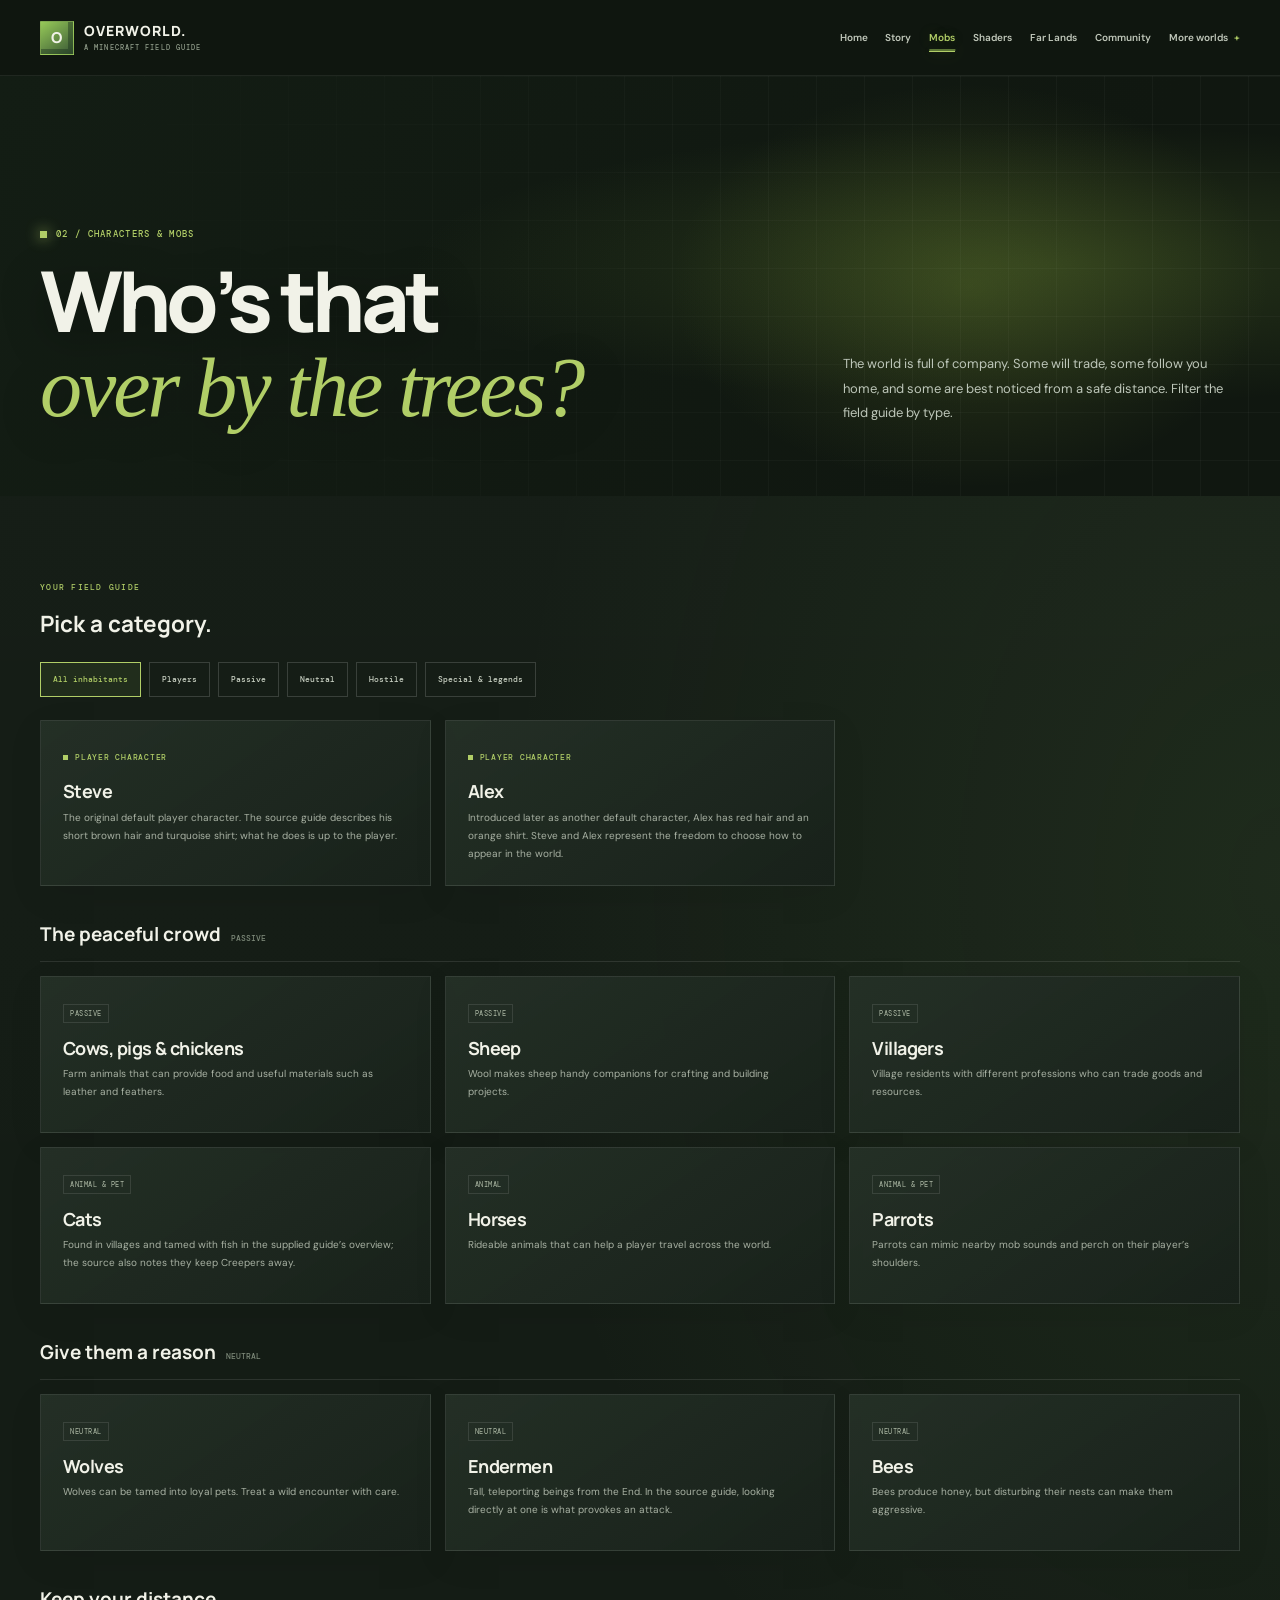
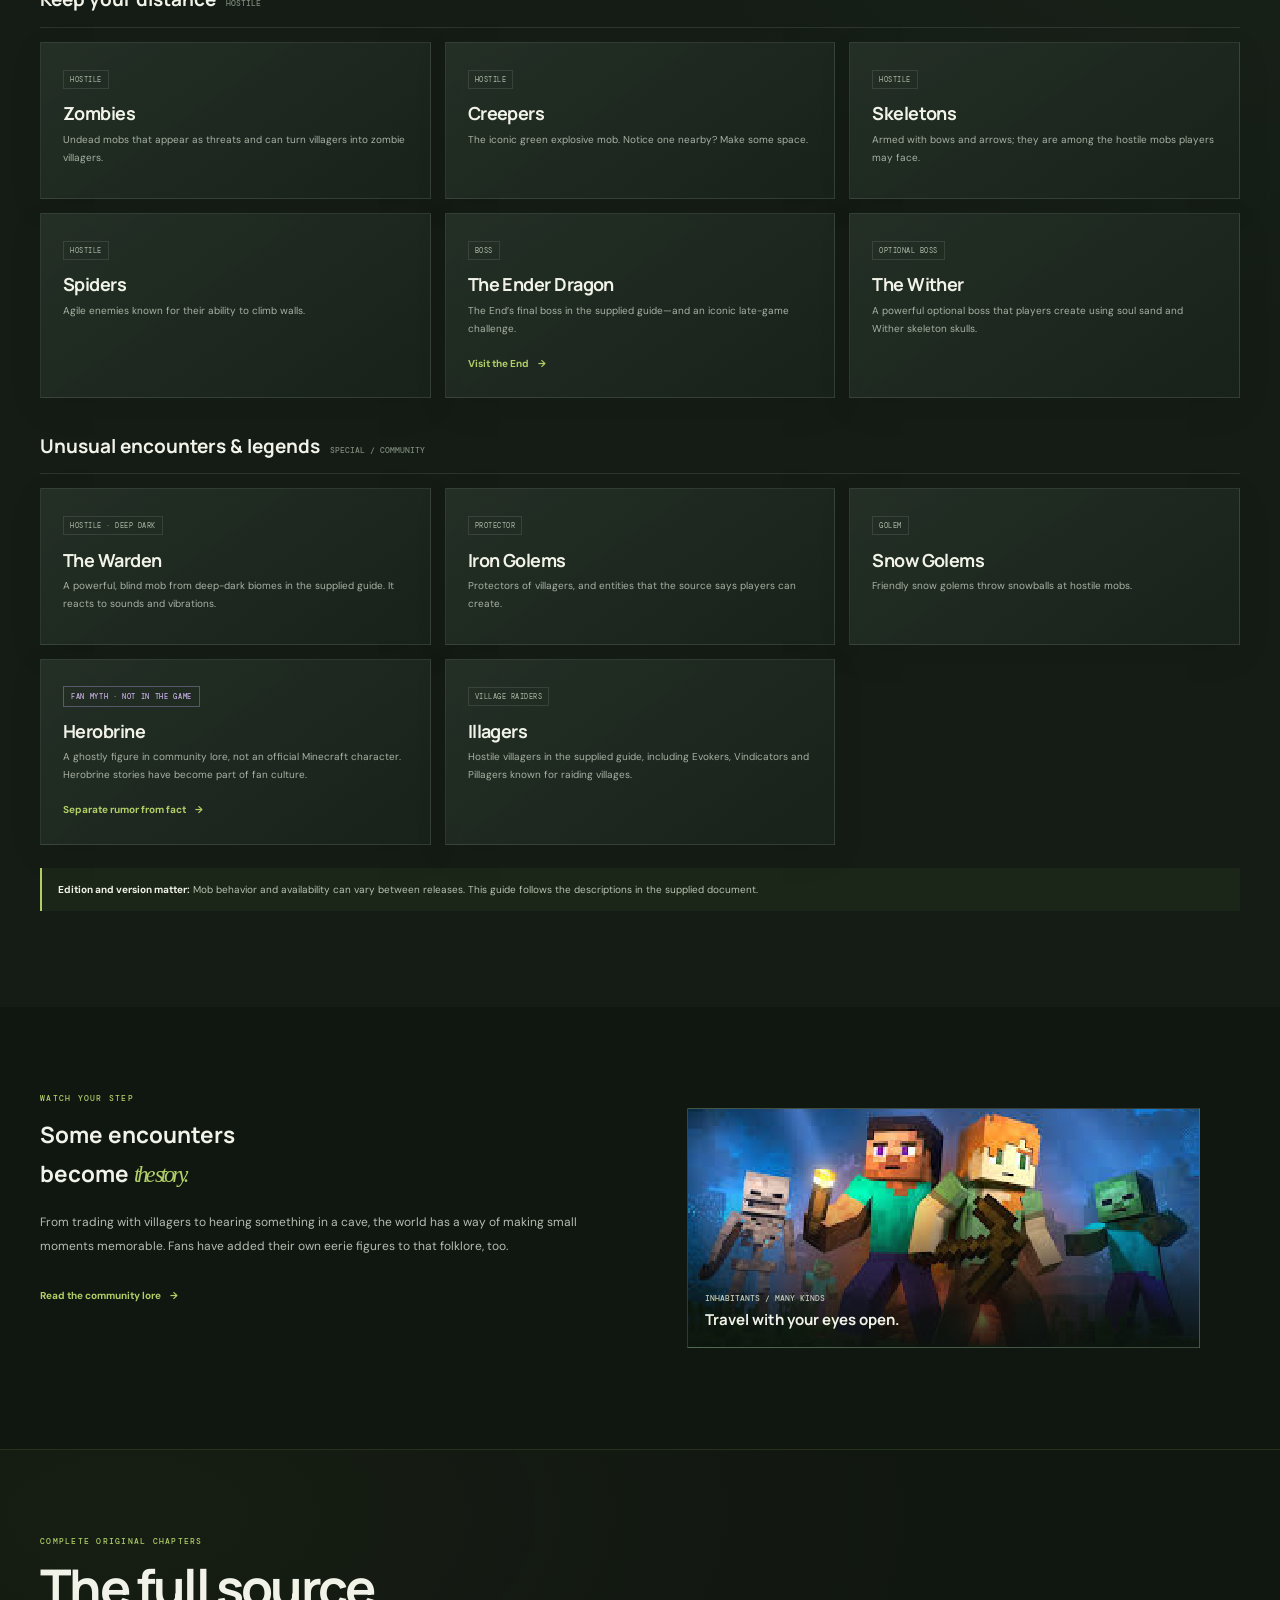
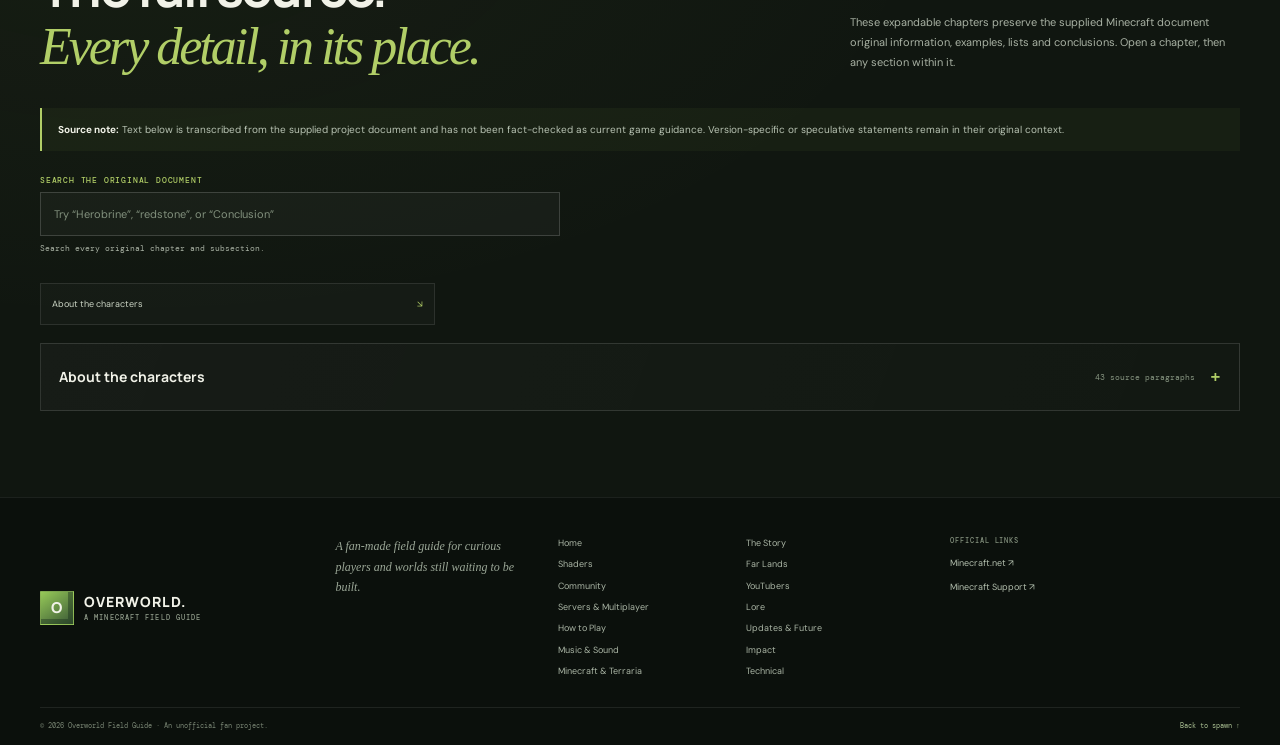
<file: Minecraft-Website/mobs.html>
<!doctype html>
<html lang="en"><head>
  <meta charset="utf-8"><meta name="viewport" content="width=device-width, initial-scale=1"><meta name="theme-color" content="#101710"><meta name="description" content="Meet Steve, Alex, passive, neutral and hostile mobs, animals, villagers, bosses and Minecraft community legends.">
  <title>Characters &amp; Mobs — Overworld</title><link rel="preconnect" href="https://fonts.googleapis.com"><link rel="preconnect" href="https://fonts.gstatic.com" crossorigin><link href="https://fonts.googleapis.com/css2?family=DM+Mono:wght@400;500&family=DM+Sans:wght@400;500;600;700&family=Manrope:wght@400;500;600;700;800&display=swap" rel="stylesheet"><link rel="stylesheet" href="css/style.css"><script src="js/script.js" defer></script>
</head><body data-page="mobs">
  <a class="skip-link" href="#main">Skip to content</a><header class="site-header"><div class="container nav-wrap"><a class="brand" href="index.html"><span class="brand-mark">O</span><span>OVERWORLD.<small>A MINECRAFT FIELD GUIDE</small></span></a><button class="menu-toggle" type="button" aria-expanded="false" aria-controls="primary-navigation" aria-label="Open navigation"><span></span><span></span></button><nav class="primary-nav" id="primary-navigation" aria-label="Main navigation"><a data-page-link="home" href="index.html">Home</a><a data-page-link="story" href="story.html">Story</a><a data-page-link="mobs" href="mobs.html">Mobs</a><a data-page-link="shaders" href="shaders.html">Shaders</a><a data-page-link="farlands" href="farlands.html">Far Lands</a><a data-page-link="community" href="community.html">Community</a><details class="nav-more"><summary>More worlds</summary><div class="nav-more-menu"><a data-page-link="youtubers" href="youtubers.html">YouTubers</a><a data-page-link="servers" href="servers.html">Servers</a><a data-page-link="lore" href="lore.html">Lore</a><a data-page-link="how-to-play" href="how-to-play.html">How to Play</a><a data-page-link="updates" href="updates.html">Updates &amp; Future</a><a data-page-link="music" href="music.html">Music &amp; Sound</a><a data-page-link="impact" href="impact.html">Impact</a></div></details></nav></div></header>
  <main id="main">
    <section class="page-hero"><div class="container page-hero-inner"><div><p class="page-kicker">02 / CHARACTERS &amp; MOBS</p><h1>Who’s that<br><em>over by the trees?</em></h1></div><p class="page-intro">The world is full of company. Some will trade, some follow you home, and some are best noticed from a safe distance. Filter the field guide by type.</p></div></section>
    <section class="section section-grass"><div class="container"><p class="eyebrow"><strong>YOUR FIELD GUIDE</strong></p><h2>Pick a category.</h2>
      <div class="filter-bar" data-filter-group="mobs" role="group" aria-label="Filter characters and mobs"><button class="filter-button" type="button" data-filter="all" aria-pressed="true">All inhabitants</button><button class="filter-button" type="button" data-filter="player" aria-pressed="false">Players</button><button class="filter-button" type="button" data-filter="passive" aria-pressed="false">Passive</button><button class="filter-button" type="button" data-filter="neutral" aria-pressed="false">Neutral</button><button class="filter-button" type="button" data-filter="hostile" aria-pressed="false">Hostile</button><button class="filter-button" type="button" data-filter="special" aria-pressed="false">Special &amp; legends</button></div>
      <div class="grid grid-3">
        <article class="card mob-card" data-filter-card="mobs" data-category="player"><span class="card-tag">PLAYER CHARACTER</span><h3>Steve</h3><p>The original default player character. The source guide describes his short brown hair and turquoise shirt; what he does is up to the player.</p></article>
        <article class="card mob-card" data-filter-card="mobs" data-category="player"><span class="card-tag">PLAYER CHARACTER</span><h3>Alex</h3><p>Introduced later as another default character, Alex has red hair and an orange shirt. Steve and Alex represent the freedom to choose how to appear in the world.</p></article>
        <h3 class="mob-group-heading" data-filter-card="mobs" data-category="passive">The peaceful crowd <span>PASSIVE</span></h3>
        <article class="card mob-card" data-filter-card="mobs" data-category="passive"><span class="mob-kind">PASSIVE</span><h3>Cows, pigs &amp; chickens</h3><p>Farm animals that can provide food and useful materials such as leather and feathers.</p></article>
        <article class="card mob-card" data-filter-card="mobs" data-category="passive"><span class="mob-kind">PASSIVE</span><h3>Sheep</h3><p>Wool makes sheep handy companions for crafting and building projects.</p></article>
        <article class="card mob-card" data-filter-card="mobs" data-category="passive"><span class="mob-kind">PASSIVE</span><h3>Villagers</h3><p>Village residents with different professions who can trade goods and resources.</p></article>
        <article class="card mob-card" data-filter-card="mobs" data-category="passive"><span class="mob-kind">ANIMAL &amp; PET</span><h3>Cats</h3><p>Found in villages and tamed with fish in the supplied guide’s overview; the source also notes they keep Creepers away.</p></article>
        <article class="card mob-card" data-filter-card="mobs" data-category="passive"><span class="mob-kind">ANIMAL</span><h3>Horses</h3><p>Rideable animals that can help a player travel across the world.</p></article>
        <article class="card mob-card" data-filter-card="mobs" data-category="passive"><span class="mob-kind">ANIMAL &amp; PET</span><h3>Parrots</h3><p>Parrots can mimic nearby mob sounds and perch on their player’s shoulders.</p></article>
        <h3 class="mob-group-heading" data-filter-card="mobs" data-category="neutral">Give them a reason <span>NEUTRAL</span></h3>
        <article class="card mob-card" data-filter-card="mobs" data-category="neutral"><span class="mob-kind">NEUTRAL</span><h3>Wolves</h3><p>Wolves can be tamed into loyal pets. Treat a wild encounter with care.</p></article>
        <article class="card mob-card" data-filter-card="mobs" data-category="neutral"><span class="mob-kind">NEUTRAL</span><h3>Endermen</h3><p>Tall, teleporting beings from the End. In the source guide, looking directly at one is what provokes an attack.</p></article>
        <article class="card mob-card" data-filter-card="mobs" data-category="neutral"><span class="mob-kind">NEUTRAL</span><h3>Bees</h3><p>Bees produce honey, but disturbing their nests can make them aggressive.</p></article>
        <h3 class="mob-group-heading" data-filter-card="mobs" data-category="hostile">Keep your distance <span>HOSTILE</span></h3>
        <article class="card mob-card" data-filter-card="mobs" data-category="hostile"><span class="mob-kind">HOSTILE</span><h3>Zombies</h3><p>Undead mobs that appear as threats and can turn villagers into zombie villagers.</p></article>
        <article class="card mob-card" data-filter-card="mobs" data-category="hostile"><span class="mob-kind">HOSTILE</span><h3>Creepers</h3><p>The iconic green explosive mob. Notice one nearby? Make some space.</p></article>
        <article class="card mob-card" data-filter-card="mobs" data-category="hostile"><span class="mob-kind">HOSTILE</span><h3>Skeletons</h3><p>Armed with bows and arrows; they are among the hostile mobs players may face.</p></article>
        <article class="card mob-card" data-filter-card="mobs" data-category="hostile"><span class="mob-kind">HOSTILE</span><h3>Spiders</h3><p>Agile enemies known for their ability to climb walls.</p></article>
        <article class="card mob-card" data-filter-card="mobs" data-category="hostile"><span class="mob-kind">BOSS</span><h3>The Ender Dragon</h3><p>The End’s final boss in the supplied guide—and an iconic late-game challenge.</p><a class="inline-link" href="lore.html">Visit the End <span>→</span></a></article>
        <article class="card mob-card" data-filter-card="mobs" data-category="hostile"><span class="mob-kind">OPTIONAL BOSS</span><h3>The Wither</h3><p>A powerful optional boss that players create using soul sand and Wither skeleton skulls.</p></article>
        <h3 class="mob-group-heading" data-filter-card="mobs" data-category="special">Unusual encounters &amp; legends <span>SPECIAL / COMMUNITY</span></h3>
        <article class="card mob-card" data-filter-card="mobs" data-category="hostile special"><span class="mob-kind">HOSTILE · DEEP DARK</span><h3>The Warden</h3><p>A powerful, blind mob from deep-dark biomes in the supplied guide. It reacts to sounds and vibrations.</p></article>
        <article class="card mob-card" data-filter-card="mobs" data-category="special"><span class="mob-kind">PROTECTOR</span><h3>Iron Golems</h3><p>Protectors of villagers, and entities that the source says players can create.</p></article>
        <article class="card mob-card" data-filter-card="mobs" data-category="special"><span class="mob-kind">GOLEM</span><h3>Snow Golems</h3><p>Friendly snow golems throw snowballs at hostile mobs.</p></article>
        <article class="card mob-card" data-filter-card="mobs" data-category="special"><span class="tag-label tag-fan">FAN MYTH · NOT IN THE GAME</span><h3>Herobrine</h3><p>A ghostly figure in community lore, not an official Minecraft character. Herobrine stories have become part of fan culture.</p><a class="inline-link" href="farlands.html">Separate rumor from fact <span>→</span></a></article>
        <article class="card mob-card" data-filter-card="mobs" data-category="special"><span class="mob-kind">VILLAGE RAIDERS</span><h3>Illagers</h3><p>Hostile villagers in the supplied guide, including Evokers, Vindicators and Pillagers known for raiding villages.</p></article>
      </div>
      <p class="note" style="margin-top:23px"><strong>Edition and version matter:</strong> Mob behavior and availability can vary between releases. This guide follows the descriptions in the supplied document.</p>
    </div></section>
    <section class="section section-dark"><div class="container grid grid-2"><div><p class="eyebrow"><strong>WATCH YOUR STEP</strong></p><h2>Some encounters<br>become <span class="display-accent">the story.</span></h2><p class="body-copy">From trading with villagers to hearing something in a cave, the world has a way of making small moments memorable. Fans have added their own eerie figures to that folklore, too.</p><a class="inline-link" href="lore.html">Read the community lore <span>→</span></a></div><figure class="image-card" style="min-height:240px"><img src="images/image1.png" alt="Steve, Alex, a skeleton and other Minecraft mobs" loading="lazy"><span class="image-card-overlay"><span>INHABITANTS / MANY KINDS</span><strong>Travel with your eyes open.</strong></span></figure></div></section>
  <section class="section section-source-archive" id="original-source"><div class="container">
<p class="eyebrow"><strong>COMPLETE ORIGINAL CHAPTERS</strong></p>
<div class="section-heading"><div><h2>The full source.<br><span class="display-accent">Every detail, in its place.</span></h2></div><p class="section-lead">These expandable chapters preserve the supplied Minecraft document original information, examples, lists and conclusions. Open a chapter, then any section within it.</p></div>
<p class="note archive-notice"><strong>Source note:</strong> Text below is transcribed from the supplied project document and has not been fact-checked as current game guidance. Version-specific or speculative statements remain in their original context.</p>
<nav class="archive-index" aria-label="Original source chapters">
<a href="#source-about-the-characters">About the characters <span aria-hidden="true">↘</span></a>
</nav><div class="archive-chapters">
<details class="archive-chapter" id="source-about-the-characters"><summary><span class="archive-chapter-name">About the characters</span><span class="archive-chapter-count">43 source paragraphs</span></summary><div class="archive-chapter-body">
<p>About the characters</p>
<p>Steve is a player character from the 2011 sandbox video game Minecraft. Created by Swedish video game developer Markus &quot;Notch&quot; Persson and introduced in the original 2009 Java-based version, Steve is the first of nine default player character skins available for players of contemporary versions of Minecraft</p>
<details class="archive-subsection archive-level-3"><summary>1. Steve and Alex</summary><div class="archive-subsection-body">
<p>Steve and Alex are the default player characters.</p>
<p>Steve: A male character with short brown hair and a turquoise shirt. He represents the classic &quot;everyman&quot; and is often associated with the game&#39;s early days.</p>
<p>Alex: A female character introduced later, with red hair tied into a ponytail and an orange shirt. She symbolizes diversity and choice in the game.</p>
<p>Both characters are highly versatile and capable of building, mining, fighting, farming, and exploring, depending on the player&#39;s creativity.</p>
</div></details>
<details class="archive-subsection archive-level-3"><summary>2. Mobs</summary><div class="archive-subsection-body">
<p>Mobs (short for &quot;mobiles&quot;) are living, moving entities in Minecraft. They can be divided into three categories:</p>
<details class="archive-subsection archive-level-4"><summary>a. Passive Mobs</summary><div class="archive-subsection-body">
<p>These mobs do not attack the player and are often useful for resources. Examples include:</p>
<p>Cows, Pigs, and Chickens: Provide food and materials like leather or feathers.</p>
<p>Sheep: Provide wool for crafting.</p>
<p>Villagers: Humanoid NPCs found in villages. They trade goods and have professions like farmers, librarians, and blacksmiths.</p>
</div></details>
<details class="archive-subsection archive-level-4"><summary>b. Neutral Mobs</summary><div class="archive-subsection-body">
<p>These mobs only attack when provoked. Examples include:</p>
<p>Wolves: Can be tamed into loyal pets.</p>
<p>Endermen: Tall, shadowy creatures that teleport and attack when stared at.</p>
<p>Bees: Produce honey but become aggressive if their nests are disturbed.</p>
</div></details>
<details class="archive-subsection archive-level-4"><summary>c. Hostile Mobs</summary><div class="archive-subsection-body">
<p>These mobs attack players on sight, often during nighttime or in dark areas. Examples include:</p>
<p>Zombies: Basic undead mobs that can convert villagers into zombie villagers.</p>
<p>Creepers: Iconic green creatures that explode when close to the player.</p>
<p>Skeletons: Archers that shoot arrows at the player.</p>
<p>Spiders: Agile mobs that can climb walls.</p>
<p>Ender Dragon: The final boss of the game, found in the End dimension.</p>
<p>Wither: A powerful, optional boss created by players using soul sand and wither skeleton skulls.</p>
</div></details>
</div></details>
<details class="archive-subsection archive-level-3"><summary>3. Animals and Pets</summary><div class="archive-subsection-body">
<p>Cats: Found in villages and can be tamed using fish. They keep creepers away.</p>
<p>Horses: Rideable animals used for fast travel.</p>
<p>Parrots: Mimic nearby mob sounds and can perch on the player&#39;s shoulders.</p>
</div></details>
<details class="archive-subsection archive-level-3"><summary>4. Other Notable Entities</summary><div class="archive-subsection-body">
<p>The Enderman: A mysterious mob native to the End dimension, with its signature teleportation ability.</p>
<p>The Warden: A blind but powerful mob introduced in later updates, living in deep dark biomes. It reacts to sound and vibration.</p>
<p>Iron Golems: Protect villagers from hostile mobs and can be created by players.</p>
<p>Snow Golems: Friendly snowmen that throw snowballs at hostile mobs.</p>
</div></details>
<details class="archive-subsection archive-level-3"><summary>5. Villagers and Illagers</summary><div class="archive-subsection-body">
<p>Villagers: Peaceful humanoid mobs that reside in villages and trade resources.</p>
<p>Illagers: Hostile versions of villagers, including Evokers, Vindicators, and Pillagers. They often raid villages and have unique magical abilities.</p>
</div></details>
<details class="archive-subsection archive-level-3"><summary>6. Special Entities</summary><div class="archive-subsection-body">
<p>Herobrine: A mythical character in Minecraft lore, rumored to be a ghostly figure haunting players. While not officially in the game, Herobrine has become a significant part of Minecraft&#39;s culture.</p>
<p>The Ender Dragon: The ultimate boss, signifying the endgame challenge.</p>
<p>Each Minecraft character adds depth to the game, encouraging exploration, creativity, and strategy. Whether you&#39;re trading with villagers, battling hostile mobs, or riding into the sunset on a horse, these characters make every adventure unique.</p>
</div></details>
</div></details>
</div></div></section>
</main>
  <footer class="site-footer"><div class="container footer-main"><a class="brand" href="index.html"><span class="brand-mark">O</span><span>OVERWORLD.<small>A MINECRAFT FIELD GUIDE</small></span></a><p class="footer-description">A fan-made field guide for curious players and worlds still waiting to be built.</p><nav class="footer-links" aria-label="Explore the guide"><a href="index.html">Home</a><a href="story.html">The Story</a><a href="shaders.html">Shaders</a><a href="farlands.html">Far Lands</a><a href="community.html">Community</a><a href="youtubers.html">YouTubers</a><a href="servers.html">Servers &amp; Multiplayer</a><a href="lore.html">Lore</a><a href="how-to-play.html">How to Play</a><a href="updates.html">Updates &amp; Future</a><a href="music.html">Music &amp; Sound</a><a href="impact.html">Impact</a></nav><div class="footer-outbound"><span>OFFICIAL LINKS</span><a href="https://www.minecraft.net/en-us" target="_blank" rel="noopener noreferrer">Minecraft.net ↗</a><a href="https://help.minecraft.net/hc/en-us" target="_blank" rel="noopener noreferrer">Minecraft Support ↗</a></div></div><div class="container footer-bottom"><span>© <span data-year></span> Overworld Field Guide · An unofficial fan project.</span><a href="#main">Back to spawn ↑</a></div></footer><a class="back-to-top" href="#main" aria-label="Back to top">↑</a>
</body></html>
</file>
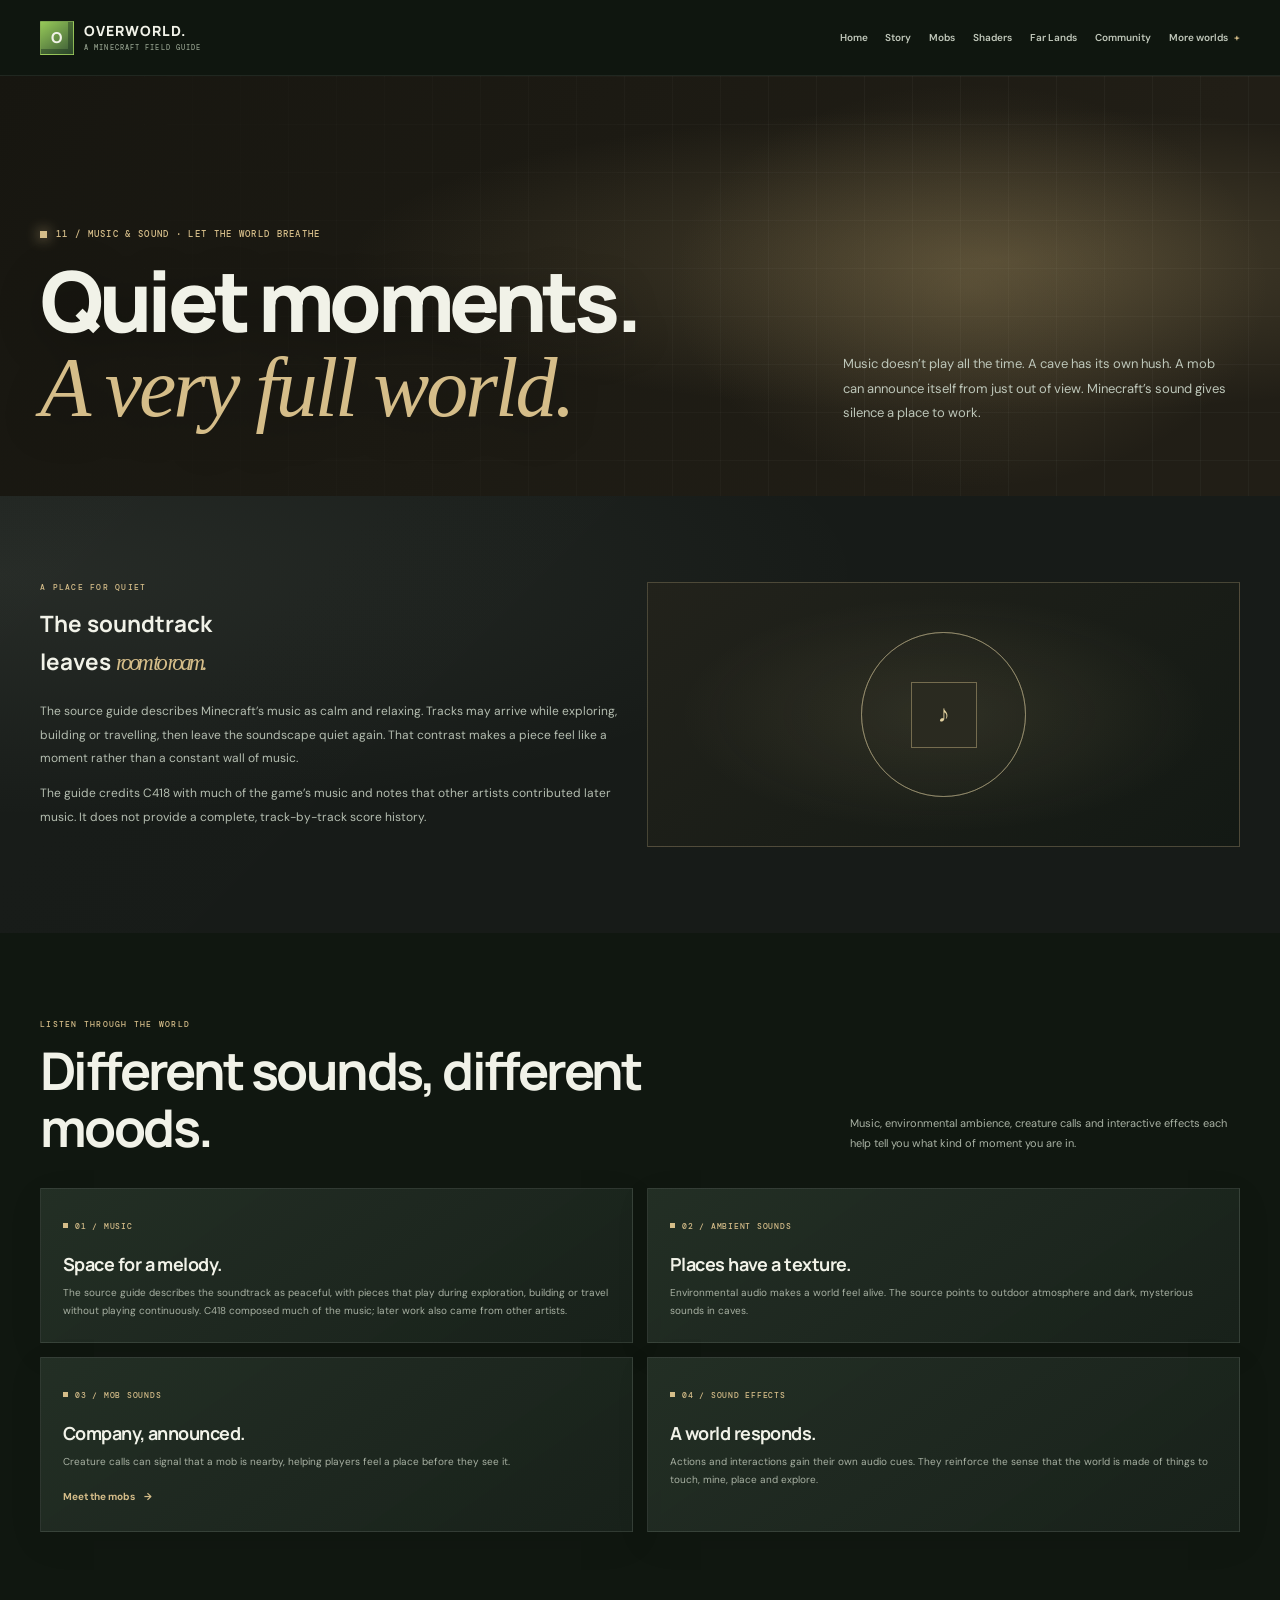
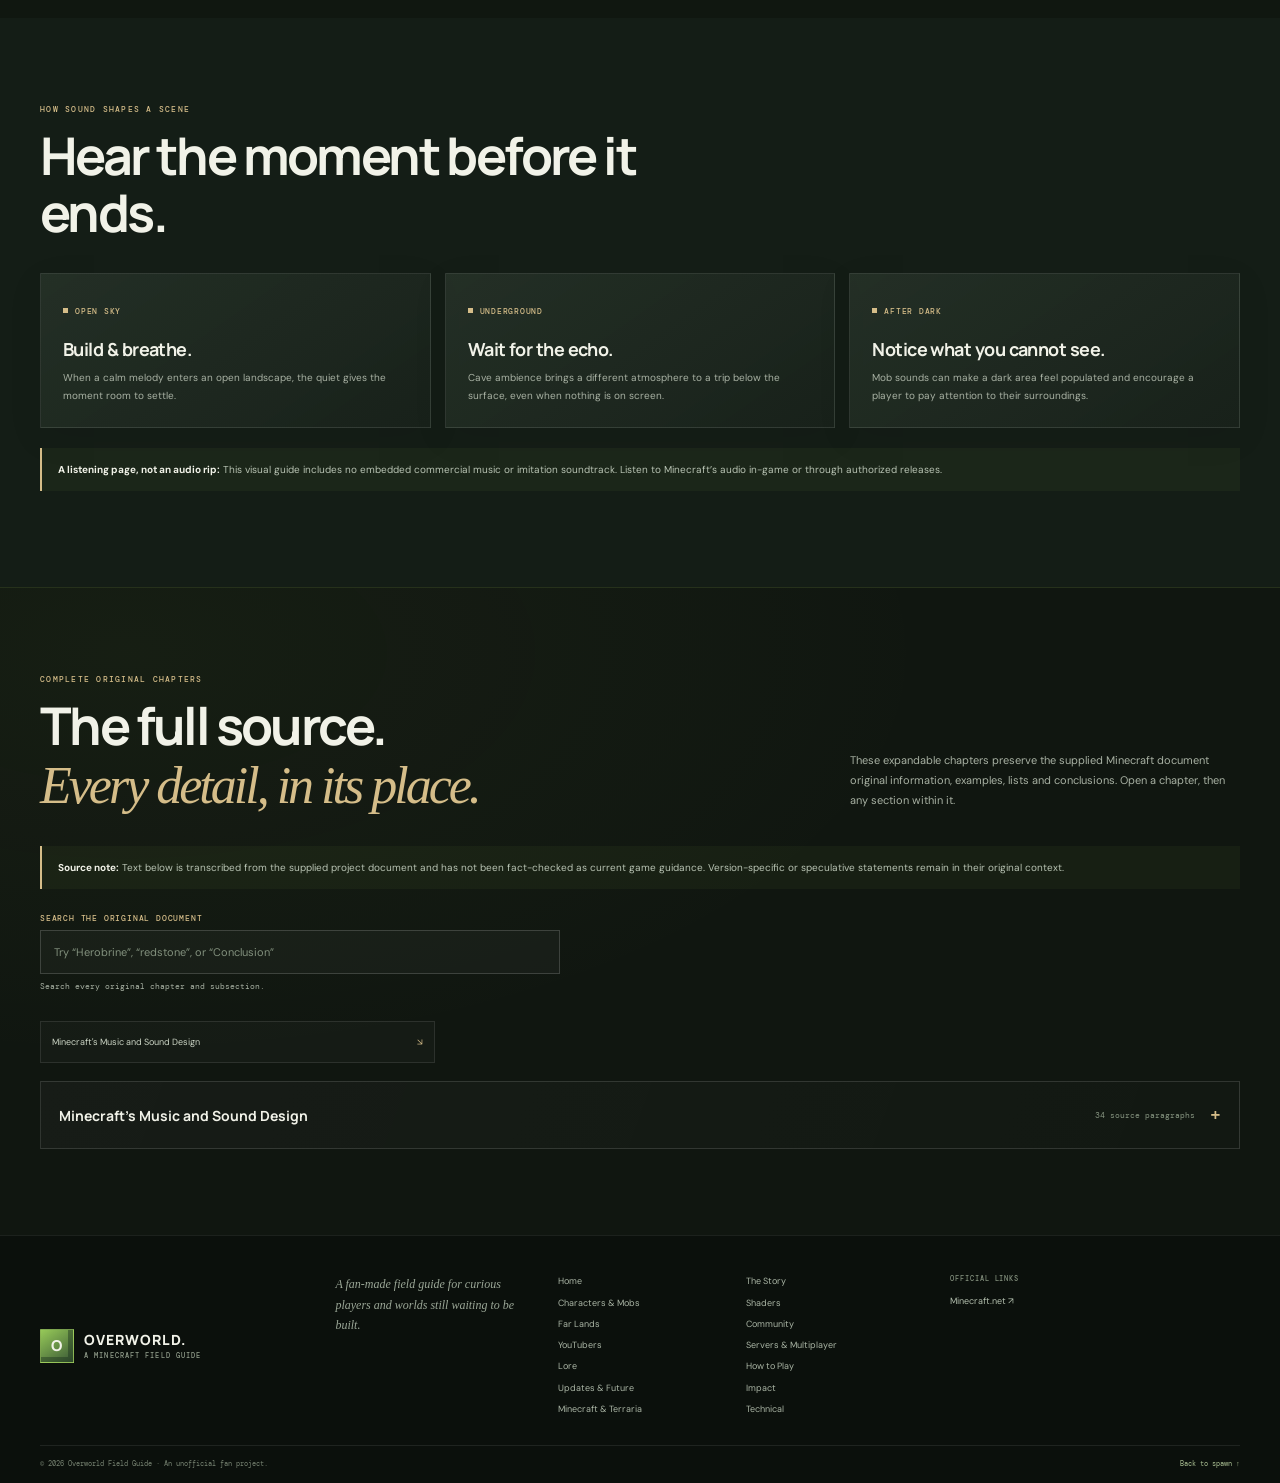
<file: Minecraft-Website/music.html>
<!doctype html>
<html lang="en"><head>
  <meta charset="utf-8"><meta name="viewport" content="width=device-width, initial-scale=1"><meta name="theme-color" content="#101710"><meta name="description" content="Explore Minecraft's atmospheric music, C418, ambient sounds, mob calls, sound effects and how audio shapes a block-built world.">
  <title>Minecraft Music &amp; Sound — Overworld</title><link rel="preconnect" href="https://fonts.googleapis.com"><link rel="preconnect" href="https://fonts.gstatic.com" crossorigin><link href="https://fonts.googleapis.com/css2?family=DM+Mono:wght@400;500&family=DM+Sans:wght@400;500;600;700&family=Manrope:wght@400;500;600;700;800&display=swap" rel="stylesheet"><link rel="stylesheet" href="css/style.css"><script src="js/script.js" defer></script>
</head><body data-page="music">
<a class="skip-link" href="#main">Skip to content</a><header class="site-header"><div class="container nav-wrap"><a class="brand" href="index.html"><span class="brand-mark">O</span><span>OVERWORLD.<small>A MINECRAFT FIELD GUIDE</small></span></a><button class="menu-toggle" type="button" aria-expanded="false" aria-controls="primary-navigation" aria-label="Open navigation"><span></span><span></span></button><nav class="primary-nav" id="primary-navigation" aria-label="Main navigation"><a data-page-link="home" href="index.html">Home</a><a data-page-link="story" href="story.html">Story</a><a data-page-link="mobs" href="mobs.html">Mobs</a><a data-page-link="shaders" href="shaders.html">Shaders</a><a data-page-link="farlands" href="farlands.html">Far Lands</a><a data-page-link="community" href="community.html">Community</a><details class="nav-more"><summary>More worlds</summary><div class="nav-more-menu"><a data-page-link="youtubers" href="youtubers.html">YouTubers</a><a data-page-link="servers" href="servers.html">Servers</a><a data-page-link="lore" href="lore.html">Lore</a><a data-page-link="how-to-play" href="how-to-play.html">How to Play</a><a data-page-link="updates" href="updates.html">Updates &amp; Future</a><a data-page-link="music" href="music.html">Music &amp; Sound</a><a data-page-link="impact" href="impact.html">Impact</a></div></details></nav></div></header>
<main id="main">
  <section class="page-hero"><div class="container page-hero-inner"><div><p class="page-kicker">11 / MUSIC &amp; SOUND · LET THE WORLD BREATHE</p><h1>Quiet moments.<br><em>A very full world.</em></h1></div><p class="page-intro">Music doesn’t play all the time. A cave has its own hush. A mob can announce itself from just out of view. Minecraft’s sound gives silence a place to work.</p></div></section>
  <section class="section section-stone"><div class="container grid grid-2"><div><p class="eyebrow"><strong>A PLACE FOR QUIET</strong></p><h2>The soundtrack<br>leaves <span class="display-accent">room to roam.</span></h2><p class="body-copy">The source guide describes Minecraft’s music as calm and relaxing. Tracks may arrive while exploring, building or travelling, then leave the soundscape quiet again. That contrast makes a piece feel like a moment rather than a constant wall of music.</p><p class="body-copy">The guide credits C418 with much of the game’s music and notes that other artists contributed later music. It does not provide a complete, track-by-track score history.</p></div><div class="sound-visual" aria-label="Decorative animation suggesting sound waves"><span class="sound-wave"></span><span class="sound-wave"></span><span class="sound-wave"></span><span class="sound-center" aria-hidden="true">♪</span></div></div></section>
  <section class="section section-dark"><div class="container"><div class="section-heading"><div><p class="eyebrow"><strong>LISTEN THROUGH THE WORLD</strong></p><h2>Different sounds, different moods.</h2></div><p class="section-lead">Music, environmental ambience, creature calls and interactive effects each help tell you what kind of moment you are in.</p></div><div class="grid grid-2">
    <article class="card"><span class="card-tag">01 / MUSIC</span><h3>Space for a melody.</h3><p>The source guide describes the soundtrack as peaceful, with pieces that play during exploration, building or travel without playing continuously. C418 composed much of the music; later work also came from other artists.</p></article>
    <article class="card"><span class="card-tag">02 / AMBIENT SOUNDS</span><h3>Places have a texture.</h3><p>Environmental audio makes a world feel alive. The source points to outdoor atmosphere and dark, mysterious sounds in caves.</p></article>
    <article class="card"><span class="card-tag">03 / MOB SOUNDS</span><h3>Company, announced.</h3><p>Creature calls can signal that a mob is nearby, helping players feel a place before they see it.</p><a class="inline-link" href="mobs.html">Meet the mobs <span>→</span></a></article>
    <article class="card"><span class="card-tag">04 / SOUND EFFECTS</span><h3>A world responds.</h3><p>Actions and interactions gain their own audio cues. They reinforce the sense that the world is made of things to touch, mine, place and explore.</p></article>
  </div></div></section>
  <section class="section section-alt"><div class="container"><div class="section-heading"><div><p class="eyebrow"><strong>HOW SOUND SHAPES A SCENE</strong></p><h2>Hear the moment before it ends.</h2></div></div><div class="grid grid-3">
    <article class="card"><span class="card-tag">OPEN SKY</span><h3>Build &amp; breathe.</h3><p>When a calm melody enters an open landscape, the quiet gives the moment room to settle.</p></article>
    <article class="card"><span class="card-tag">UNDERGROUND</span><h3>Wait for the echo.</h3><p>Cave ambience brings a different atmosphere to a trip below the surface, even when nothing is on screen.</p></article>
    <article class="card"><span class="card-tag">AFTER DARK</span><h3>Notice what you cannot see.</h3><p>Mob sounds can make a dark area feel populated and encourage a player to pay attention to their surroundings.</p></article>
  </div><p class="note" style="margin-top:20px"><strong>A listening page, not an audio rip:</strong> This visual guide includes no embedded commercial music or imitation soundtrack. Listen to Minecraft’s audio in-game or through authorized releases.</p></div></section>
<section class="section section-source-archive" id="original-source"><div class="container">
<p class="eyebrow"><strong>COMPLETE ORIGINAL CHAPTERS</strong></p>
<div class="section-heading"><div><h2>The full source.<br><span class="display-accent">Every detail, in its place.</span></h2></div><p class="section-lead">These expandable chapters preserve the supplied Minecraft document original information, examples, lists and conclusions. Open a chapter, then any section within it.</p></div>
<p class="note archive-notice"><strong>Source note:</strong> Text below is transcribed from the supplied project document and has not been fact-checked as current game guidance. Version-specific or speculative statements remain in their original context.</p>
<nav class="archive-index" aria-label="Original source chapters">
<a href="#source-minecraft-s-music-and-sound-design">Minecraft&#39;s Music and Sound Design <span aria-hidden="true">↘</span></a>
</nav><div class="archive-chapters">
<details class="archive-chapter" id="source-minecraft-s-music-and-sound-design"><summary><span class="archive-chapter-name">Minecraft&#39;s Music and Sound Design</span><span class="archive-chapter-count">34 source paragraphs</span></summary><div class="archive-chapter-body">
<details class="archive-subsection archive-level-1"><summary>Minecraft&#39;s Music and Sound Design</summary><div class="archive-subsection-body">
<p>Music and sound are an important part of Minecraft&#39;s atmosphere. Although Minecraft has simple graphics, its music and sounds can make the world feel peaceful, mysterious, dangerous, or exciting. Different sounds play at different moments, helping players feel more connected to the world around them.</p>
<details class="archive-subsection archive-level-2"><summary>1. Minecraft&#39;s Music</summary><div class="archive-subsection-body">
<p>Minecraft&#39;s music is known for its calm and relaxing style. Much of the game&#39;s music was composed by C418, while later music was also created by other artists.</p>
<p>Music can play while exploring, building, or travelling through the world.</p>
<p>Some tracks are slow and peaceful, creating a relaxing atmosphere.</p>
<p>Music does not play constantly, which makes it feel more noticeable when it begins.</p>
<p>Different dimensions and situations can have their own music.</p>
</div></details>
<details class="archive-subsection archive-level-2"><summary>2. Ambient Sounds</summary><div class="archive-subsection-body">
<p>Minecraft has many background sounds that make the world feel alive.</p>
<p>Wind and other environmental sounds can be heard in different places.</p>
<p>Caves have dark and mysterious ambient sounds.</p>
<p>Water, lava, fire, and other environments have their own sounds.</p>
<p>These sounds can help players understand what is happening around them.</p>
</div></details>
<details class="archive-subsection archive-level-2"><summary>3. Mob Sounds</summary><div class="archive-subsection-body">
<p>Mobs have their own sounds, which make them easier to recognize.</p>
<p>Animals such as cows, pigs, and sheep make different sounds.</p>
<p>Hostile mobs have sounds that can warn players about nearby danger.</p>
<p>Creepers make a distinctive sound before exploding.</p>
<p>Villagers have their own sounds when interacting with players and each other.</p>
</div></details>
<details class="archive-subsection archive-level-2"><summary>4. Sound Effects</summary><div class="archive-subsection-body">
<p>Sound effects are used for many actions in Minecraft.</p>
<p>Breaking and placing blocks produces different sounds.</p>
<p>Tools and weapons make sounds when they are used.</p>
<p>Doors, chests, buttons, and other objects have their own sound effects.</p>
<p>Sounds can help players know what is happening even when they cannot see it.</p>
</div></details>
<details class="archive-subsection archive-level-2"><summary>5. Creating Atmosphere</summary><div class="archive-subsection-body">
<p>Music and sound effects work together to create Minecraft&#39;s atmosphere.</p>
<p>Peaceful music can make exploration feel relaxing.</p>
<p>Cave sounds can make underground areas feel mysterious.</p>
<p>Mob sounds can make dangerous situations more tense.</p>
<p>Environmental sounds make different places feel more unique.</p>
</div></details>
<details class="archive-subsection archive-level-2"><summary>Conclusion</summary><div class="archive-subsection-body">
<p>Minecraft&#39;s music and sound design are important parts of the game&#39;s experience. Music creates emotions, while ambient sounds, mob sounds, and sound effects make the world feel alive. Together, they help turn Minecraft from a simple block-based game into a world that feels active and atmospheric.</p>
</div></details>
</div></details>
</div></details>
</div></div></section>
</main><footer class="site-footer"><div class="container footer-main"><a class="brand" href="index.html"><span class="brand-mark">O</span><span>OVERWORLD.<small>A MINECRAFT FIELD GUIDE</small></span></a><p class="footer-description">A fan-made field guide for curious players and worlds still waiting to be built.</p><nav class="footer-links" aria-label="Explore the guide"><a href="index.html">Home</a><a href="story.html">The Story</a><a href="mobs.html">Characters &amp; Mobs</a><a href="shaders.html">Shaders</a><a href="farlands.html">Far Lands</a><a href="community.html">Community</a><a href="youtubers.html">YouTubers</a><a href="servers.html">Servers &amp; Multiplayer</a><a href="lore.html">Lore</a><a href="how-to-play.html">How to Play</a><a href="updates.html">Updates &amp; Future</a><a href="impact.html">Impact</a></nav><div class="footer-outbound"><span>OFFICIAL LINKS</span><a href="https://www.minecraft.net/en-us" target="_blank" rel="noopener noreferrer">Minecraft.net ↗</a></div></div><div class="container footer-bottom"><span>© <span data-year></span> Overworld Field Guide · An unofficial fan project.</span><a href="#main">Back to spawn ↑</a></div></footer><a class="back-to-top" href="#main" aria-label="Back to top">↑</a>
</body></html>
</file>
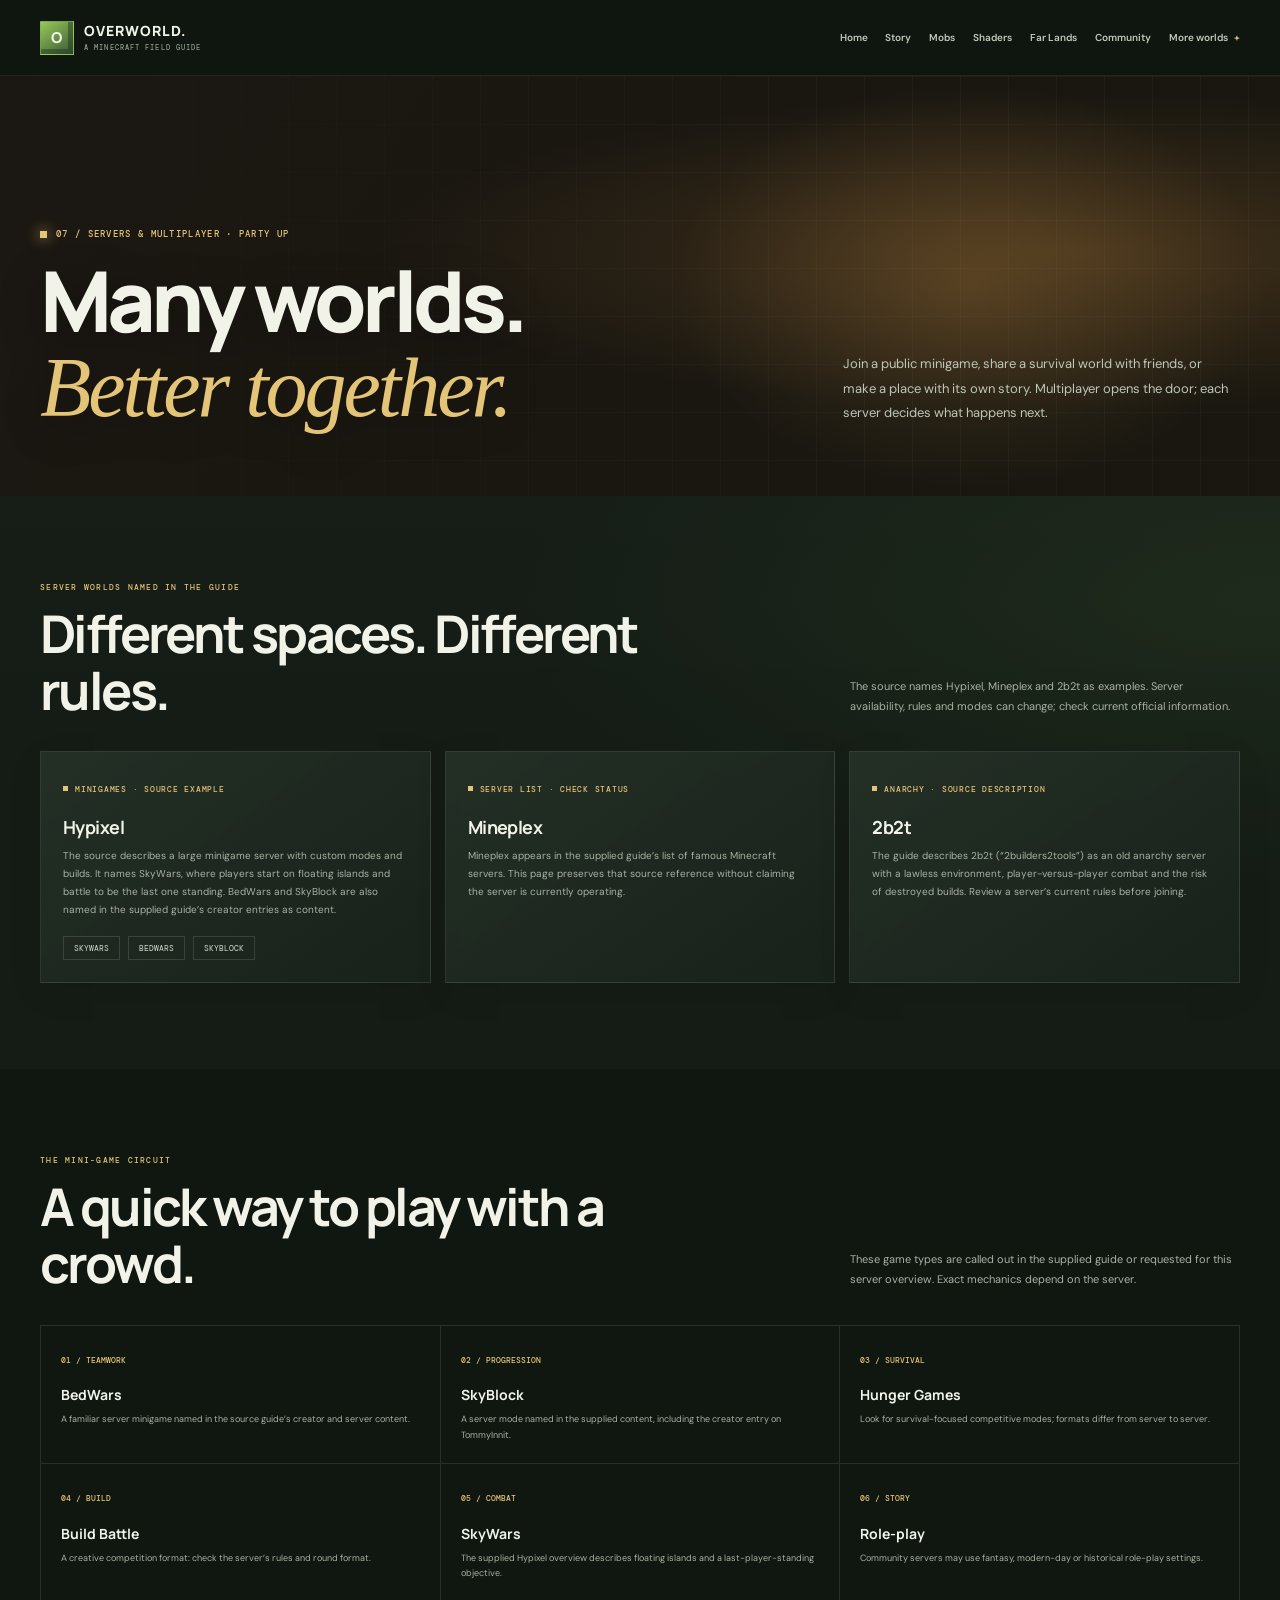
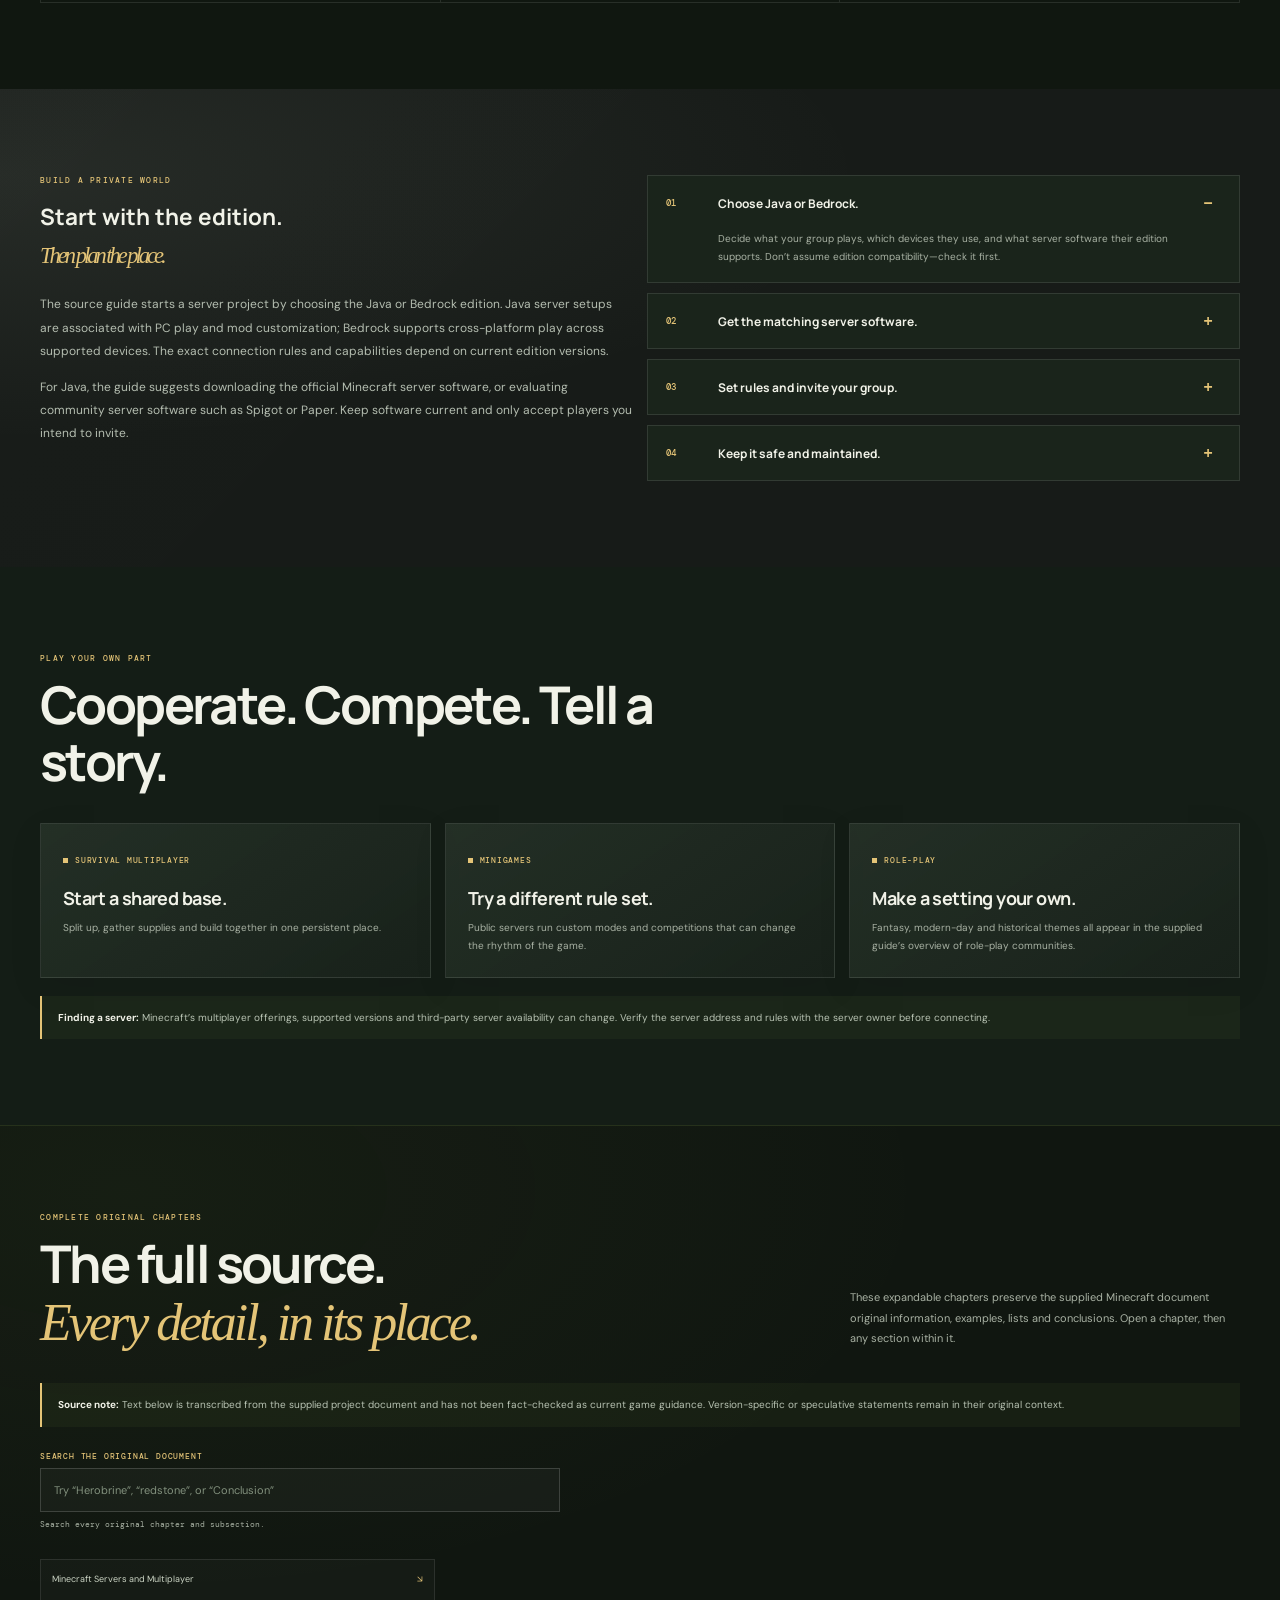
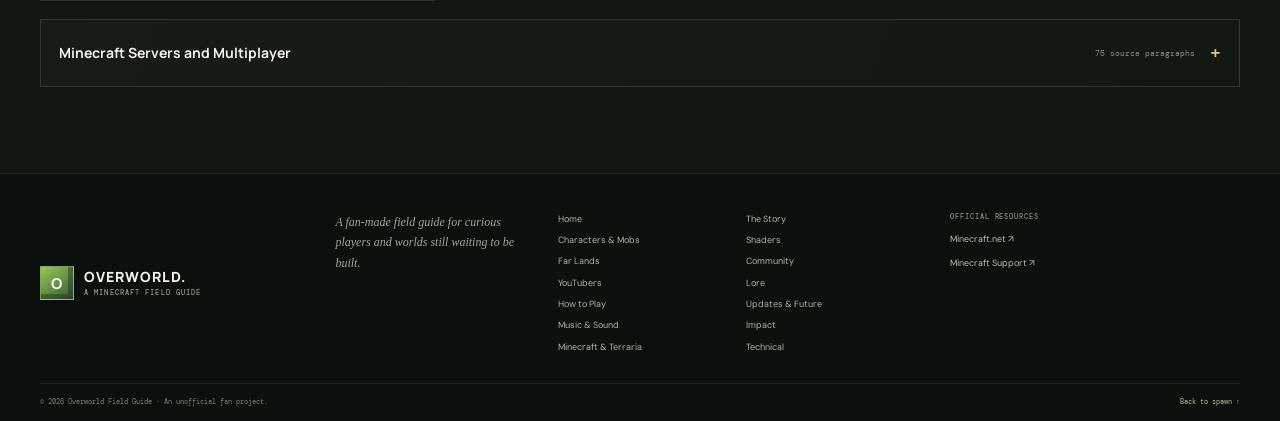
<file: Minecraft-Website/servers.html>
<!doctype html>
<html lang="en"><head>
  <meta charset="utf-8"><meta name="viewport" content="width=device-width, initial-scale=1"><meta name="theme-color" content="#101710"><meta name="description" content="Explore Minecraft servers, multiplayer communities, minigames, role-play and the basics of setting up a world.">
  <title>Minecraft Servers &amp; Multiplayer — Overworld</title><link rel="preconnect" href="https://fonts.googleapis.com"><link rel="preconnect" href="https://fonts.gstatic.com" crossorigin><link href="https://fonts.googleapis.com/css2?family=DM+Mono:wght@400;500&family=DM+Sans:wght@400;500;600;700&family=Manrope:wght@400;500;600;700;800&display=swap" rel="stylesheet"><link rel="stylesheet" href="css/style.css"><script src="js/script.js" defer></script>
</head><body data-page="servers">
<a class="skip-link" href="#main">Skip to content</a><header class="site-header"><div class="container nav-wrap"><a class="brand" href="index.html"><span class="brand-mark">O</span><span>OVERWORLD.<small>A MINECRAFT FIELD GUIDE</small></span></a><button class="menu-toggle" type="button" aria-expanded="false" aria-controls="primary-navigation" aria-label="Open navigation"><span></span><span></span></button><nav class="primary-nav" id="primary-navigation" aria-label="Main navigation"><a data-page-link="home" href="index.html">Home</a><a data-page-link="story" href="story.html">Story</a><a data-page-link="mobs" href="mobs.html">Mobs</a><a data-page-link="shaders" href="shaders.html">Shaders</a><a data-page-link="farlands" href="farlands.html">Far Lands</a><a data-page-link="community" href="community.html">Community</a><details class="nav-more"><summary>More worlds</summary><div class="nav-more-menu"><a data-page-link="youtubers" href="youtubers.html">YouTubers</a><a data-page-link="servers" href="servers.html">Servers</a><a data-page-link="lore" href="lore.html">Lore</a><a data-page-link="how-to-play" href="how-to-play.html">How to Play</a><a data-page-link="updates" href="updates.html">Updates &amp; Future</a><a data-page-link="music" href="music.html">Music &amp; Sound</a><a data-page-link="impact" href="impact.html">Impact</a></div></details></nav></div></header>
<main id="main">
  <section class="page-hero"><div class="container page-hero-inner"><div><p class="page-kicker">07 / SERVERS &amp; MULTIPLAYER · PARTY UP</p><h1>Many worlds.<br><em>Better together.</em></h1></div><p class="page-intro">Join a public minigame, share a survival world with friends, or make a place with its own story. Multiplayer opens the door; each server decides what happens next.</p></div></section>
  <section class="section section-grass"><div class="container"><div class="section-heading"><div><p class="eyebrow"><strong>SERVER WORLDS NAMED IN THE GUIDE</strong></p><h2>Different spaces. Different rules.</h2></div><p class="section-lead">The source names Hypixel, Mineplex and 2b2t as examples. Server availability, rules and modes can change; check current official information.</p></div><div class="grid grid-3">
    <article class="card"><span class="card-tag">MINIGAMES · SOURCE EXAMPLE</span><h3>Hypixel</h3><p>The source describes a large minigame server with custom modes and builds. It names SkyWars, where players start on floating islands and battle to be the last one standing. BedWars and SkyBlock are also named in the supplied guide’s creator entries as content.</p><span class="pill-list"><span class="pill">SKYWARS</span><span class="pill">BEDWARS</span><span class="pill">SKYBLOCK</span></span></article>
    <article class="card"><span class="card-tag">SERVER LIST · CHECK STATUS</span><h3>Mineplex</h3><p>Mineplex appears in the supplied guide’s list of famous Minecraft servers. This page preserves that source reference without claiming the server is currently operating.</p></article>
    <article class="card"><span class="card-tag">ANARCHY · SOURCE DESCRIPTION</span><h3>2b2t</h3><p>The guide describes 2b2t (“2builders2tools”) as an old anarchy server with a lawless environment, player-versus-player combat and the risk of destroyed builds. Review a server’s current rules before joining.</p></article>
  </div></div></section>
  <section class="section section-dark"><div class="container"><div class="section-heading"><div><p class="eyebrow"><strong>THE MINI-GAME CIRCUIT</strong></p><h2>A quick way to play with a crowd.</h2></div><p class="section-lead">These game types are called out in the supplied guide or requested for this server overview. Exact mechanics depend on the server.</p></div><div class="feature-matrix">
    <article class="feature-cell"><span>01 / TEAMWORK</span><h3>BedWars</h3><p>A familiar server minigame named in the source guide’s creator and server content.</p></article><article class="feature-cell"><span>02 / PROGRESSION</span><h3>SkyBlock</h3><p>A server mode named in the supplied content, including the creator entry on TommyInnit.</p></article><article class="feature-cell"><span>03 / SURVIVAL</span><h3>Hunger Games</h3><p>Look for survival-focused competitive modes; formats differ from server to server.</p></article><article class="feature-cell"><span>04 / BUILD</span><h3>Build Battle</h3><p>A creative competition format: check the server’s rules and round format.</p></article><article class="feature-cell"><span>05 / COMBAT</span><h3>SkyWars</h3><p>The supplied Hypixel overview describes floating islands and a last-player-standing objective.</p></article><article class="feature-cell"><span>06 / STORY</span><h3>Role-play</h3><p>Community servers may use fantasy, modern-day or historical role-play settings.</p></article>
  </div></div></section>
  <section class="section section-stone"><div class="container grid grid-2"><div><p class="eyebrow"><strong>BUILD A PRIVATE WORLD</strong></p><h2>Start with the edition.<br><span class="display-accent">Then plan the place.</span></h2><p class="body-copy">The source guide starts a server project by choosing the Java or Bedrock edition. Java server setups are associated with PC play and mod customization; Bedrock supports cross-platform play across supported devices. The exact connection rules and capabilities depend on current edition versions.</p><p class="body-copy">For Java, the guide suggests downloading the official Minecraft server software, or evaluating community server software such as Spigot or Paper. Keep software current and only accept players you intend to invite.</p></div><div class="step-list">
    <details class="step" open><summary><span class="step-number">01</span><span class="step-title">Choose Java or Bedrock.</span></summary><div class="step-content">Decide what your group plays, which devices they use, and what server software their edition supports. Don’t assume edition compatibility—check it first.</div></details>
    <details class="step"><summary><span class="step-number">02</span><span class="step-title">Get the matching server software.</span></summary><div class="step-content">The source recommends official server software for Java, with third-party options such as Spigot or Paper only if you have a reason to use them. Read each project's current requirements.</div></details>
    <details class="step"><summary><span class="step-number">03</span><span class="step-title">Set rules and invite your group.</span></summary><div class="step-content">Agree on the world style, backups, moderation and who can connect before you open a server to other players.</div></details>
    <details class="step"><summary><span class="step-number">04</span><span class="step-title">Keep it safe and maintained.</span></summary><div class="step-content">Use trusted software sources, keep server versions and access details private where needed, and make regular world backups.</div></details>
  </div></div></section>
  <section class="section section-alt"><div class="container"><div class="section-heading"><div><p class="eyebrow"><strong>PLAY YOUR OWN PART</strong></p><h2>Cooperate. Compete. Tell a story.</h2></div></div><div class="grid grid-3"><article class="card"><span class="card-tag">SURVIVAL MULTIPLAYER</span><h3>Start a shared base.</h3><p>Split up, gather supplies and build together in one persistent place.</p></article><article class="card"><span class="card-tag">MINIGAMES</span><h3>Try a different rule set.</h3><p>Public servers run custom modes and competitions that can change the rhythm of the game.</p></article><article class="card"><span class="card-tag">ROLE-PLAY</span><h3>Make a setting your own.</h3><p>Fantasy, modern-day and historical themes all appear in the supplied guide’s overview of role-play communities.</p></article></div><div class="note" style="margin-top:18px"><strong>Finding a server:</strong> Minecraft’s multiplayer offerings, supported versions and third-party server availability can change. Verify the server address and rules with the server owner before connecting.</div></div></section>
<section class="section section-source-archive" id="original-source"><div class="container">
<p class="eyebrow"><strong>COMPLETE ORIGINAL CHAPTERS</strong></p>
<div class="section-heading"><div><h2>The full source.<br><span class="display-accent">Every detail, in its place.</span></h2></div><p class="section-lead">These expandable chapters preserve the supplied Minecraft document original information, examples, lists and conclusions. Open a chapter, then any section within it.</p></div>
<p class="note archive-notice"><strong>Source note:</strong> Text below is transcribed from the supplied project document and has not been fact-checked as current game guidance. Version-specific or speculative statements remain in their original context.</p>
<nav class="archive-index" aria-label="Original source chapters">
<a href="#source-minecraft-servers-and-multiplayer">Minecraft Servers and Multiplayer <span aria-hidden="true">↘</span></a>
</nav><div class="archive-chapters">
<details class="archive-chapter" id="source-minecraft-servers-and-multiplayer"><summary><span class="archive-chapter-name">Minecraft Servers and Multiplayer</span><span class="archive-chapter-count">75 source paragraphs</span></summary><div class="archive-chapter-body">
<p>Minecraft Servers and Multiplayer</p>
<p>Minecraft’s multiplayer mode is where the game truly shines. Whether you&#39;re playing with friends, participating in large community events, or exploring creative worlds, servers open up new realms of possibilities. From iconic public servers to custom private worlds, Minecraft offers an expansive multiplayer experience. Here’s an overview of famous servers, how to set up your own, popular mini-games, and the immersive world of roleplay communities.</p>
<details class="archive-subsection archive-level-3"><summary>Famous Minecraft Servers</summary><div class="archive-subsection-body">
<p>Minecraft servers are the backbone of the game’s multiplayer experience, offering unique worlds, experiences, and challenges. Here are some of the most famous Minecraft servers that have become landmarks in the community:</p>
<details class="archive-subsection archive-level-4"><summary>1. Hypixel</summary><div class="archive-subsection-body">
<p>Overview: Hypixel is one of the most famous and largest Minecraft servers, offering a variety of mini-games and custom modes. Known for its high-quality builds, complex mini-games, and active community, Hypixel consistently attracts millions of players.</p>
<p>Popular Games on Hypixel:</p>
<p>SkyWars: A battle royale-style game where players start on floating islands and must fight to be the last one standing.</p>
<p>BedWars: Teams protect their beds and attempt to destroy other teams&#39; beds, all while defending their own base.</p>
<p>Build Battle: Players are given a theme and must build the best structure within a limited time.</p>
<p>Why It&#39;s Iconic: Hypixel has defined what a Minecraft server should be in terms of both gameplay variety and quality. Its regular updates and attention to player feedback keep the experience fresh.</p>
</div></details>
<details class="archive-subsection archive-level-4"><summary>2. Mineplex</summary><div class="archive-subsection-body">
<p>Overview: Another large and long-standing server, Mineplex is known for its wide selection of mini-games and a user-friendly, welcoming atmosphere. It was one of the first servers to make mini-games a central focus of Minecraft multiplayer.</p>
<p>Popular Games on Mineplex:</p>
<p>Block Hunt: A game where players disguise themselves as blocks and must hide from seekers.</p>
<p>Super Paintball: Teams of players face off in an arena, using paintball guns to eliminate opponents.</p>
<p>Master Builders: Similar to Build Battle, players build something based on a prompt and are rated by other players.</p>
<p>Why It&#39;s Iconic: Mineplex was a pioneer in the mini-game server scene and remains one of the most popular servers for those looking for a casual and fun multiplayer experience.</p>
</div></details>
<details class="archive-subsection archive-level-4"><summary>3. 2b2t (2builders2tools)</summary><div class="archive-subsection-body">
<p>Overview: 2b2t is one of the oldest and most infamous Minecraft anarchy servers, known for its chaotic, lawless environment. There are no rules, no moderation, and no safe zones, making it a world of complete freedom and destruction.</p>
<p>Features:</p>
<p>Massive World: The server’s world has been running for over a decade, with millions of player-built structures scattered across the map.</p>
<p>Griefing and PvP: Players are free to destroy others&#39; builds and engage in player versus player combat, leading to constant chaos.</p>
<p>Historical Landmarks: Over the years, 2b2t has developed its own “lore,” with iconic builds and events shaping its history.</p>
<p>Why It&#39;s Iconic: The sheer size and chaotic nature of 2b2t have made it a cultural phenomenon. Its openness to anything makes it a haven for players who enjoy the unpredictability of anarchy.</p>
</div></details>
</div></details>
<details class="archive-subsection archive-level-3"><summary>Setting Up Your Own Minecraft Server</summary><div class="archive-subsection-body">
<p>Creating your own Minecraft server is a great way to play with friends or build a community. Whether you want to host a private world for a group of players or build something on a larger scale, here’s a basic guide to setting up your server:</p>
<details class="archive-subsection archive-level-4"><summary>Step-by-Step Guide to Hosting Your Own Server</summary><div class="archive-subsection-body">
<p>Choose Your Server Version:</p>
<p>Decide whether you want to host a Java Edition server (for PC) or a Bedrock Edition server (for cross-platform play on mobile, console, and PC).</p>
<p>Java Edition servers offer more customization and support for mods, while Bedrock Edition allows for cross-platform play.</p>
<p>Download Server Software:</p>
<p>For Java Edition, download the official Minecraft server software from the Minecraft website. Alternatively, you can use third-party server software like Spigot or Paper for enhanced performance.</p>
<p>For Bedrock Edition, download the official server software from Mojang&#39;s website.</p>
<p>Configure Your Server:</p>
<p>Edit the server.properties file to customize your server’s settings, such as game rules, world name, and difficulty.</p>
<p>Enable features like PvP, world generation, and whitelist for managing access.</p>
<p>Port Forwarding (If Hosting on Your PC):</p>
<p>To make your server accessible online, you’ll need to forward the server port on your router (default port: 25565).</p>
<p>This step is crucial for people outside your local network to connect to your server.</p>
<p>Start the Server:</p>
<p>Run the server software by launching the .jar file for Java Edition or the executable for Bedrock Edition. Your server will start and generate a world.</p>
<p>Invite Players:</p>
<p>Share your IP address and port number with friends so they can join your server.</p>
<p>You can also whitelist players or make your server private by using a password or whitelist feature.</p>
<p>Optional: Add Mods or Plugins:</p>
<p>If you want to add extra functionality, you can install mods (for Java Edition) or plugins (like Essentials or WorldEdit) to customize the gameplay.</p>
</div></details>
</div></details>
<details class="archive-subsection archive-level-3"><summary>Minecraft Server Mini-Games</summary><div class="archive-subsection-body">
<p>One of the most exciting features of Minecraft multiplayer is the mini-games. These are small, self-contained game modes within a Minecraft world that add an extra layer of fun and competition.</p>
<details class="archive-subsection archive-level-4"><summary>Popular Mini-Games</summary><div class="archive-subsection-body">
<p>BedWars:</p>
<p>Gameplay: Players are divided into teams with their own bed. They must protect their bed while trying to destroy others&#39; beds. If your bed is destroyed, you can no longer respawn. The last team with an intact bed wins.</p>
<p>Why It&#39;s Popular: It combines strategy, combat, and teamwork, making it a fast-paced and engaging mini-game.</p>
<p>SkyBlock:</p>
<p>Gameplay: Players start on a small island in the sky with limited resources. The objective is to survive and expand the island by completing challenges, all while working with minimal space.</p>
<p>Why It&#39;s Popular: SkyBlock tests players&#39; resource management and creativity, making it a challenging and rewarding experience.</p>
<p>Hunger Games:</p>
<p>Gameplay: Based on the popular book/movie series, players start in an arena with nothing and must scavenge for supplies to survive. The last player standing wins.</p>
<p>Why It&#39;s Popular: It’s a high-energy, competitive game that blends survival skills and PvP combat, making it a favorite among Minecraft players.</p>
<p>Build Battle:</p>
<p>Gameplay: Players are given a random theme and a limited amount of time to build something related to that theme. At the end, players vote on the best creations.</p>
<p>Why It&#39;s Popular: It combines creativity and competition, and it’s fun to see how others interpret the same theme.</p>
</div></details>
</div></details>
<details class="archive-subsection archive-level-3"><summary>Minecraft Roleplay Communities</summary><div class="archive-subsection-body">
<p>Minecraft roleplay (RP) servers offer an immersive, story-driven experience where players can create and act out characters, engage in scripted events, and participate in ongoing narratives. These communities transform Minecraft into a storytelling platform.</p>
<details class="archive-subsection archive-level-4"><summary>Popular Roleplay Themes</summary><div class="archive-subsection-body">
<p>Fantasy: Many RP servers are set in medieval or fantasy worlds where players can roleplay as knights, wizards, or mythical creatures.</p>
<p>Modern-Day: Some servers simulate real-world environments, where players can roleplay as city dwellers, workers, or even politicians.</p>
<p>Historical: Minecraft’s flexibility allows for historical roleplay, like reenacting significant events or building ancient civilizations.</p>
<p>Superhero: In superhero RP servers, players create original superhero characters or roleplay as famous characters from comic books, engaging in epic battles and saving the world.</p>
</div></details>
<details class="archive-subsection archive-level-4"><summary>Why Roleplay Servers Are Special</summary><div class="archive-subsection-body">
<p>Immersive Experience: RP servers allow players to engage in deep, complex storytelling, collaborating with others to build ongoing narratives.</p>
<p>Community: These servers often foster tight-knit communities, where players form friendships and create long-term stories together.</p>
<p>Creativity: Players can invent their own characters, backstories, and adventures, showcasing their creativity and imagination.</p>
</div></details>
</div></details>
<details class="archive-subsection archive-level-3"><summary>Conclusion</summary><div class="archive-subsection-body">
<p>Minecraft servers and multiplayer worlds offer a vast array of experiences, from competitive mini-games to immersive roleplaying adventures. Whether you’re joining a famous server like Hypixel or 2b2t, hosting your own server with friends, playing thrilling mini-games like BedWars, or diving into rich roleplay communities, Minecraft’s multiplayer landscape is diverse and ever-evolving. The endless possibilities make multiplayer gameplay one of the most enjoyable aspects of Minecraft.</p>
</div></details>
</div></details>
</div></div></section>
</main><footer class="site-footer"><div class="container footer-main"><a class="brand" href="index.html"><span class="brand-mark">O</span><span>OVERWORLD.<small>A MINECRAFT FIELD GUIDE</small></span></a><p class="footer-description">A fan-made field guide for curious players and worlds still waiting to be built.</p><nav class="footer-links" aria-label="Explore the guide"><a href="index.html">Home</a><a href="story.html">The Story</a><a href="mobs.html">Characters &amp; Mobs</a><a href="shaders.html">Shaders</a><a href="farlands.html">Far Lands</a><a href="community.html">Community</a><a href="youtubers.html">YouTubers</a><a href="lore.html">Lore</a><a href="how-to-play.html">How to Play</a><a href="updates.html">Updates &amp; Future</a><a href="music.html">Music &amp; Sound</a><a href="impact.html">Impact</a></nav><div class="footer-outbound"><span>OFFICIAL RESOURCES</span><a href="https://www.minecraft.net/en-us" target="_blank" rel="noopener noreferrer">Minecraft.net ↗</a><a href="https://help.minecraft.net/hc/en-us" target="_blank" rel="noopener noreferrer">Minecraft Support ↗</a></div></div><div class="container footer-bottom"><span>© <span data-year></span> Overworld Field Guide · An unofficial fan project.</span><a href="#main">Back to spawn ↑</a></div></footer><a class="back-to-top" href="#main" aria-label="Back to top">↑</a>
</body></html>
</file>
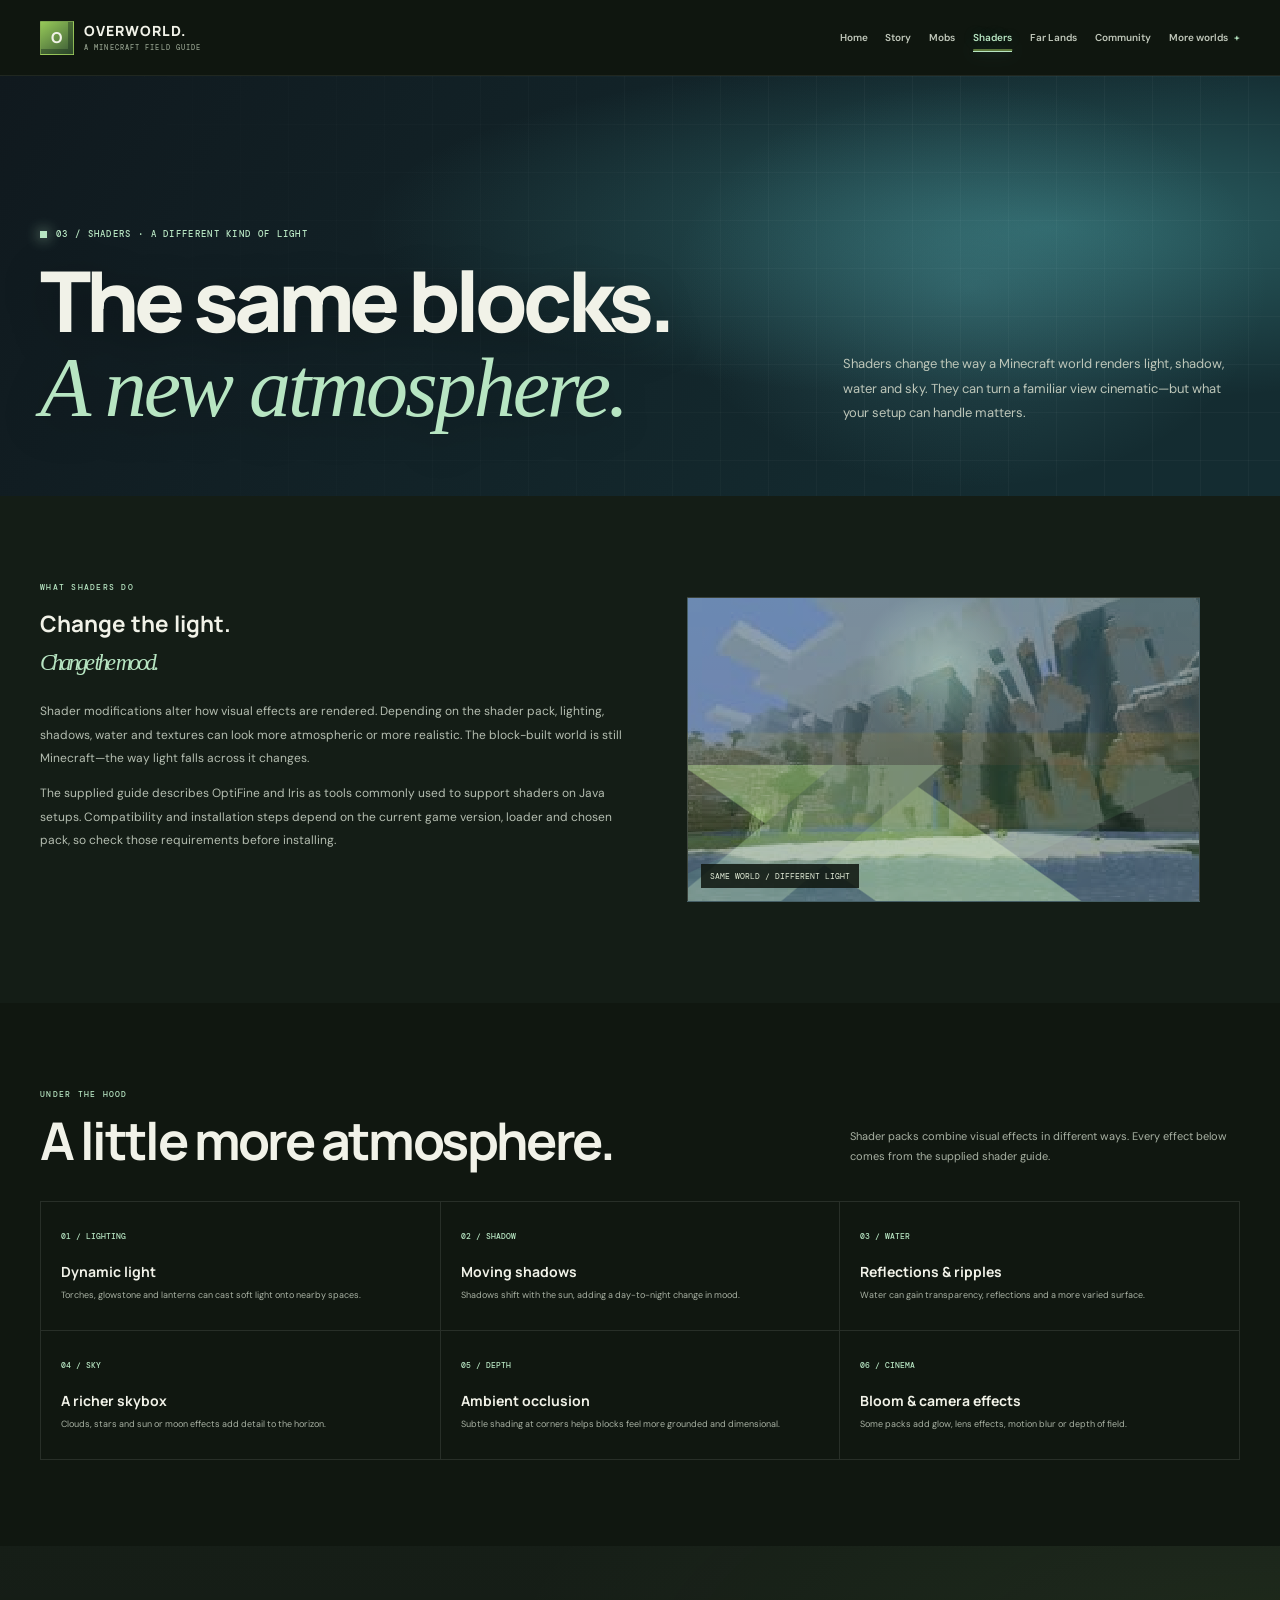
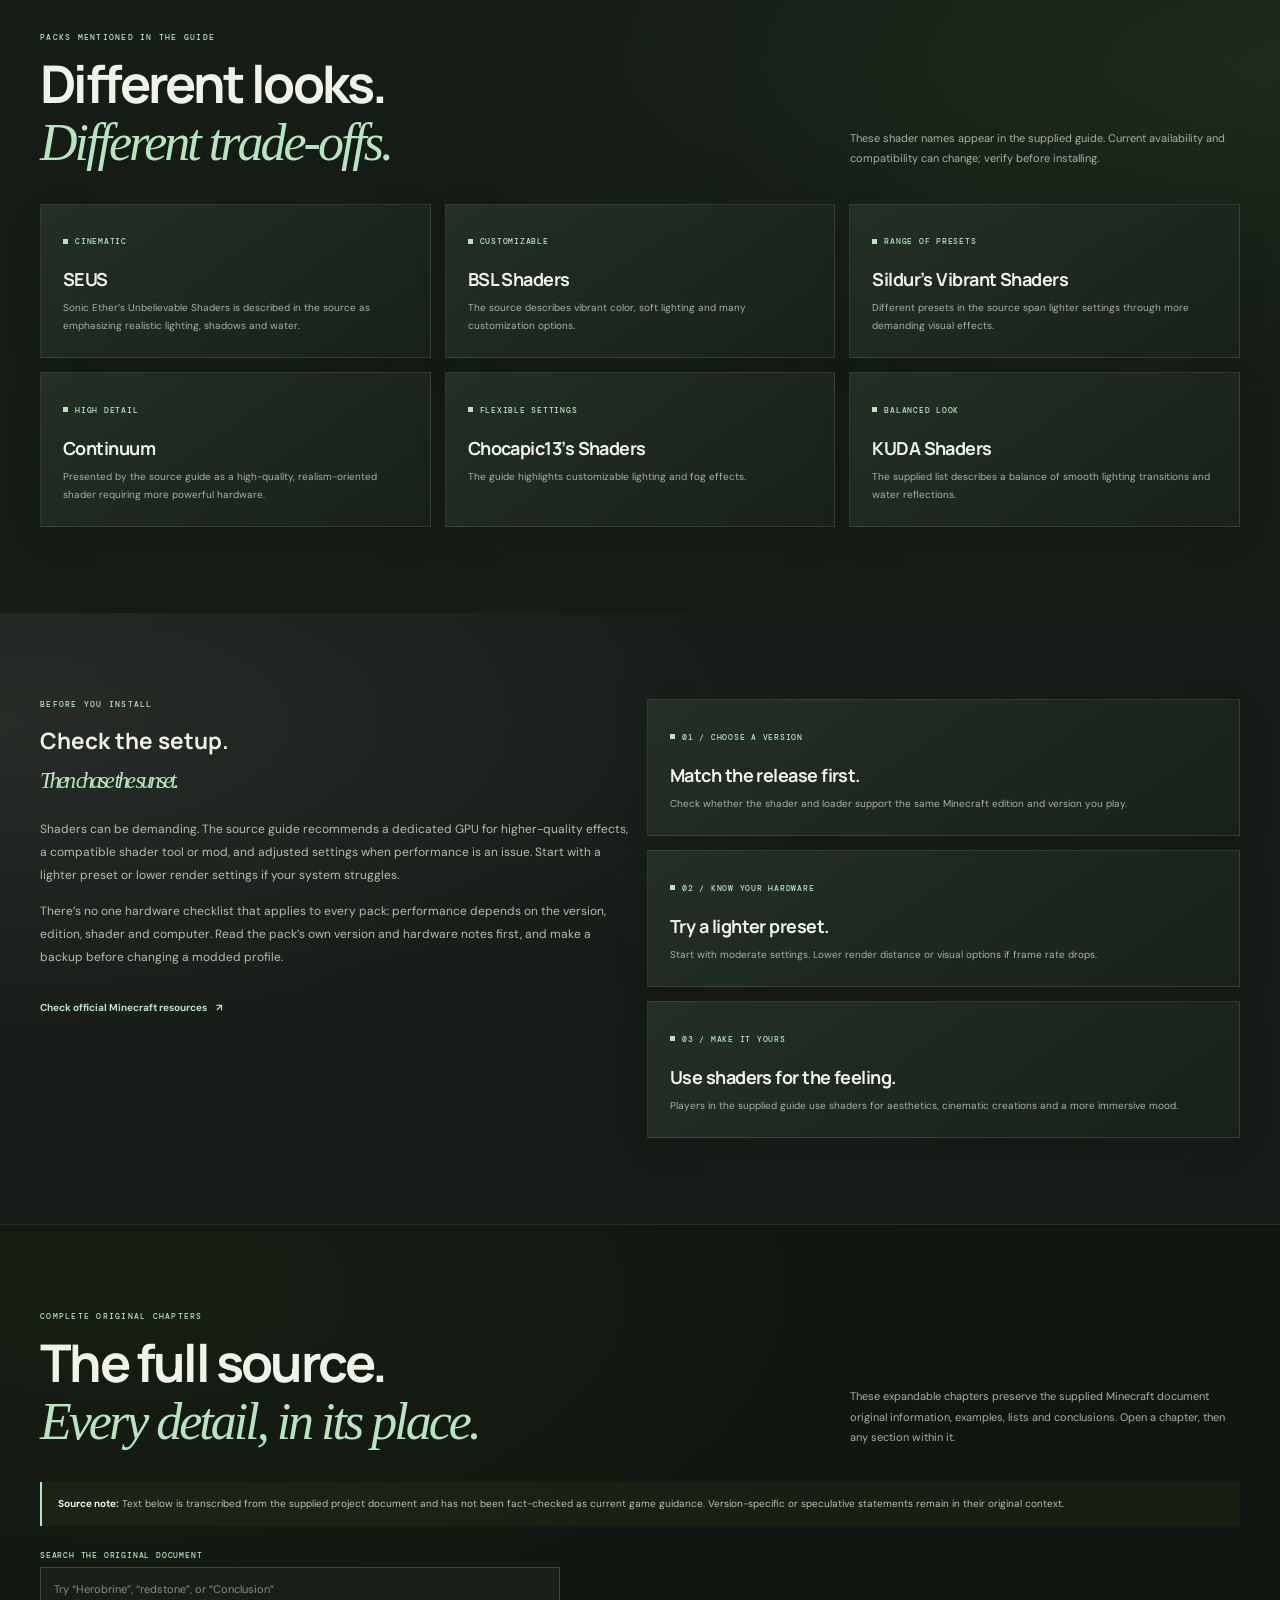
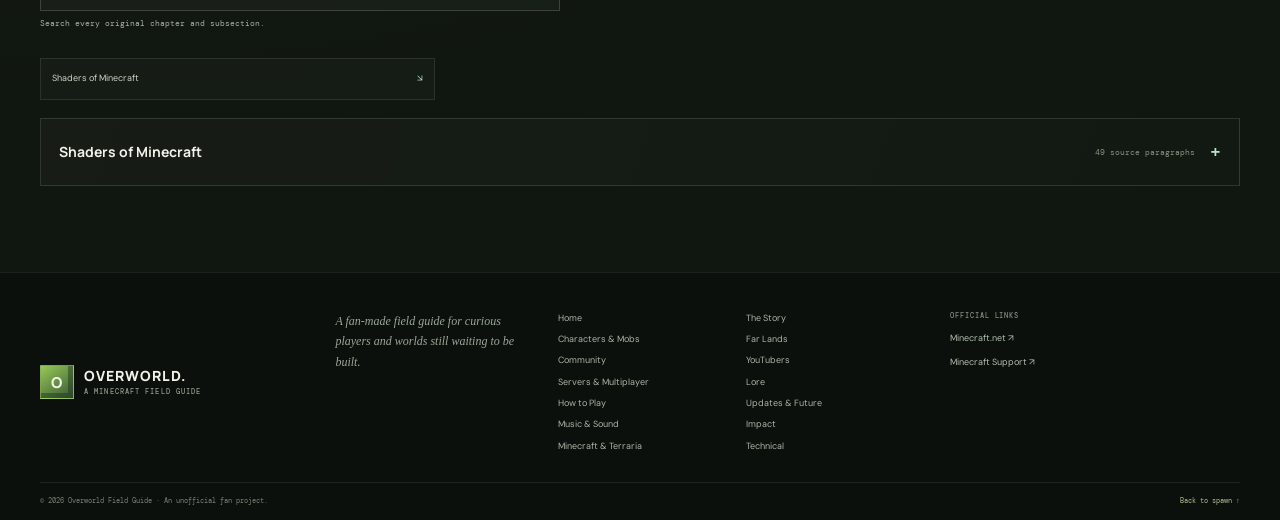
<file: Minecraft-Website/shaders.html>
<!doctype html>
<html lang="en"><head>
  <meta charset="utf-8"><meta name="viewport" content="width=device-width, initial-scale=1"><meta name="theme-color" content="#101710"><meta name="description" content="Explore Minecraft shaders: dynamic light, reflections, sky effects, popular packs, performance and installation basics.">
  <title>Minecraft Shaders — Overworld</title><link rel="preconnect" href="https://fonts.googleapis.com"><link rel="preconnect" href="https://fonts.gstatic.com" crossorigin><link href="https://fonts.googleapis.com/css2?family=DM+Mono:wght@400;500&family=DM+Sans:wght@400;500;600;700&family=Manrope:wght@400;500;600;700;800&display=swap" rel="stylesheet"><link rel="stylesheet" href="css/style.css"><script src="js/script.js" defer></script>
</head><body data-page="shaders">
<a class="skip-link" href="#main">Skip to content</a><header class="site-header"><div class="container nav-wrap"><a class="brand" href="index.html"><span class="brand-mark">O</span><span>OVERWORLD.<small>A MINECRAFT FIELD GUIDE</small></span></a><button class="menu-toggle" type="button" aria-expanded="false" aria-controls="primary-navigation" aria-label="Open navigation"><span></span><span></span></button><nav class="primary-nav" id="primary-navigation" aria-label="Main navigation"><a data-page-link="home" href="index.html">Home</a><a data-page-link="story" href="story.html">Story</a><a data-page-link="mobs" href="mobs.html">Mobs</a><a data-page-link="shaders" href="shaders.html">Shaders</a><a data-page-link="farlands" href="farlands.html">Far Lands</a><a data-page-link="community" href="community.html">Community</a><details class="nav-more"><summary>More worlds</summary><div class="nav-more-menu"><a data-page-link="youtubers" href="youtubers.html">YouTubers</a><a data-page-link="servers" href="servers.html">Servers</a><a data-page-link="lore" href="lore.html">Lore</a><a data-page-link="how-to-play" href="how-to-play.html">How to Play</a><a data-page-link="updates" href="updates.html">Updates &amp; Future</a><a data-page-link="music" href="music.html">Music &amp; Sound</a><a data-page-link="impact" href="impact.html">Impact</a></div></details></nav></div></header>
<main id="main">
  <section class="page-hero"><div class="container page-hero-inner"><div><p class="page-kicker">03 / SHADERS · A DIFFERENT KIND OF LIGHT</p><h1>The same blocks.<br><em>A new atmosphere.</em></h1></div><p class="page-intro">Shaders change the way a Minecraft world renders light, shadow, water and sky. They can turn a familiar view cinematic—but what your setup can handle matters.</p></div></section>
  <section class="section section-alt"><div class="container grid grid-2"><div><p class="eyebrow"><strong>WHAT SHADERS DO</strong></p><h2>Change the light.<br><span class="display-accent">Change the mood.</span></h2><p class="body-copy">Shader modifications alter how visual effects are rendered. Depending on the shader pack, lighting, shadows, water and textures can look more atmospheric or more realistic. The block-built world is still Minecraft—the way light falls across it changes.</p><p class="body-copy">The supplied guide describes OptiFine and Iris as tools commonly used to support shaders on Java setups. Compatibility and installation steps depend on the current game version, loader and chosen pack, so check those requirements before installing.</p></div><figure class="shader-stage"><img src="images/image2.png" alt="Stone cliffs and shoreline in a Minecraft world" loading="lazy"><figcaption class="shader-stage-label">SAME WORLD / DIFFERENT LIGHT</figcaption></figure></div></section>
  <section class="section section-dark"><div class="container"><div class="section-heading"><div><p class="eyebrow"><strong>UNDER THE HOOD</strong></p><h2>A little more atmosphere.</h2></div><p class="section-lead">Shader packs combine visual effects in different ways. Every effect below comes from the supplied shader guide.</p></div><div class="feature-matrix">
    <article class="feature-cell"><span>01 / LIGHTING</span><h3>Dynamic light</h3><p>Torches, glowstone and lanterns can cast soft light onto nearby spaces.</p></article><article class="feature-cell"><span>02 / SHADOW</span><h3>Moving shadows</h3><p>Shadows shift with the sun, adding a day-to-night change in mood.</p></article><article class="feature-cell"><span>03 / WATER</span><h3>Reflections &amp; ripples</h3><p>Water can gain transparency, reflections and a more varied surface.</p></article><article class="feature-cell"><span>04 / SKY</span><h3>A richer skybox</h3><p>Clouds, stars and sun or moon effects add detail to the horizon.</p></article><article class="feature-cell"><span>05 / DEPTH</span><h3>Ambient occlusion</h3><p>Subtle shading at corners helps blocks feel more grounded and dimensional.</p></article><article class="feature-cell"><span>06 / CINEMA</span><h3>Bloom &amp; camera effects</h3><p>Some packs add glow, lens effects, motion blur or depth of field.</p></article>
  </div></div></section>
  <section class="section section-grass"><div class="container"><div class="section-heading"><div><p class="eyebrow"><strong>PACKS MENTIONED IN THE GUIDE</strong></p><h2>Different looks.<br><span class="display-accent">Different trade-offs.</span></h2></div><p class="section-lead">These shader names appear in the supplied guide. Current availability and compatibility can change; verify before installing.</p></div><div class="grid grid-3">
    <article class="card"><span class="card-tag">CINEMATIC</span><h3>SEUS</h3><p>Sonic Ether’s Unbelievable Shaders is described in the source as emphasizing realistic lighting, shadows and water.</p></article><article class="card"><span class="card-tag">CUSTOMIZABLE</span><h3>BSL Shaders</h3><p>The source describes vibrant color, soft lighting and many customization options.</p></article><article class="card"><span class="card-tag">RANGE OF PRESETS</span><h3>Sildur’s Vibrant Shaders</h3><p>Different presets in the source span lighter settings through more demanding visual effects.</p></article><article class="card"><span class="card-tag">HIGH DETAIL</span><h3>Continuum</h3><p>Presented by the source guide as a high-quality, realism-oriented shader requiring more powerful hardware.</p></article><article class="card"><span class="card-tag">FLEXIBLE SETTINGS</span><h3>Chocapic13’s Shaders</h3><p>The guide highlights customizable lighting and fog effects.</p></article><article class="card"><span class="card-tag">BALANCED LOOK</span><h3>KUDA Shaders</h3><p>The supplied list describes a balance of smooth lighting transitions and water reflections.</p></article>
  </div></div></section>
  <section class="section section-stone"><div class="container grid grid-2"><div><p class="eyebrow"><strong>BEFORE YOU INSTALL</strong></p><h2>Check the setup.<br><span class="display-accent">Then chase the sunset.</span></h2><p class="body-copy">Shaders can be demanding. The source guide recommends a dedicated GPU for higher-quality effects, a compatible shader tool or mod, and adjusted settings when performance is an issue. Start with a lighter preset or lower render settings if your system struggles.</p><p class="body-copy">There’s no one hardware checklist that applies to every pack: performance depends on the version, edition, shader and computer. Read the pack’s own version and hardware notes first, and make a backup before changing a modded profile.</p><a class="inline-link" href="https://www.minecraft.net/en-us" target="_blank" rel="noopener noreferrer">Check official Minecraft resources <span>↗</span></a></div><div class="grid"><article class="card"><span class="card-tag">01 / CHOOSE A VERSION</span><h3>Match the release first.</h3><p>Check whether the shader and loader support the same Minecraft edition and version you play.</p></article><article class="card"><span class="card-tag">02 / KNOW YOUR HARDWARE</span><h3>Try a lighter preset.</h3><p>Start with moderate settings. Lower render distance or visual options if frame rate drops.</p></article><article class="card"><span class="card-tag">03 / MAKE IT YOURS</span><h3>Use shaders for the feeling.</h3><p>Players in the supplied guide use shaders for aesthetics, cinematic creations and a more immersive mood.</p></article></div></div></section>
<section class="section section-source-archive" id="original-source"><div class="container">
<p class="eyebrow"><strong>COMPLETE ORIGINAL CHAPTERS</strong></p>
<div class="section-heading"><div><h2>The full source.<br><span class="display-accent">Every detail, in its place.</span></h2></div><p class="section-lead">These expandable chapters preserve the supplied Minecraft document original information, examples, lists and conclusions. Open a chapter, then any section within it.</p></div>
<p class="note archive-notice"><strong>Source note:</strong> Text below is transcribed from the supplied project document and has not been fact-checked as current game guidance. Version-specific or speculative statements remain in their original context.</p>
<nav class="archive-index" aria-label="Original source chapters">
<a href="#source-shaders-of-minecraft">Shaders of Minecraft <span aria-hidden="true">↘</span></a>
</nav><div class="archive-chapters">
<details class="archive-chapter" id="source-shaders-of-minecraft"><summary><span class="archive-chapter-name">Shaders of Minecraft</span><span class="archive-chapter-count">49 source paragraphs</span></summary><div class="archive-chapter-body">
<p>Shaders of Minecraft</p>
<p>Minecraft shaders are modifications (mods) or enhancements to the game that transform its graphics, creating a visually stunning and immersive experience. Shaders improve Minecraft’s lighting, textures, shadows, and overall atmosphere, making the blocky world more realistic or aesthetically pleasing. Below is an overview of Minecraft shaders:</p>
<details class="archive-subsection archive-level-3"><summary>What Are Minecraft Shaders?</summary><div class="archive-subsection-body">
<p>Shaders are visual modifications added to Minecraft through third-party tools or mods. They work by enhancing the way light, shadows, water, and textures are rendered in the game. Typically, shaders are installed using tools like OptiFine or Iris, which optimize Minecraft’s graphics for better performance and support shader functionality.</p>
</div></details>
<details class="archive-subsection archive-level-3"><summary>Key Features of Minecraft Shaders</summary><div class="archive-subsection-body">
<p>Dynamic Lighting</p>
<p>Light sources (like torches, glowstone, and lanterns) emit soft, realistic light that interacts with the environment.</p>
<p>Shadows shift dynamically based on the sun&#39;s position, creating a day-night cycle with realistic lighting transitions.</p>
<p>Water Effects</p>
<p>Shaders often improve water textures, adding reflections, transparency, and rippling effects to lakes, rivers, and oceans.</p>
<p>Improved Skybox</p>
<p>Enhanced skies feature realistic clouds, stars, and sun/moon effects. Some shaders even add sunsets and weather-dependent visuals, like rainstorms with mist.</p>
<p>Ambient Occlusion</p>
<p>Subtle shadows appear in corners and where blocks meet, giving a sense of depth to the game’s geometry.</p>
<p>Bloom and Lens Effects</p>
<p>Bright lights create a glowing or lens flare effect, enhancing the brightness of the sun or other intense light sources.</p>
<p>Motion Blur and Depth of Field</p>
<p>Some shaders add camera effects like motion blur and depth of field, which focus on specific areas while blurring distant objects.</p>
<p>Realistic Textures</p>
<p>While shaders don’t change textures directly, they complement high-resolution texture packs by making them look more vibrant and natural.</p>
</div></details>
<details class="archive-subsection archive-level-3"><summary>Popular Minecraft Shaders</summary><div class="archive-subsection-body">
<p>SEUS (Sonic Ether&#39;s Unbelievable Shaders)</p>
<p>Renowned for realistic lighting, shadows, and water effects.</p>
<p>Focuses on delivering cinematic graphics while maintaining decent performance.</p>
<p>BSL Shaders</p>
<p>Known for vibrant colors, soft lighting, and high customizability.</p>
<p>Balanced between realism and performance, making it a popular choice.</p>
<p>Sildur&#39;s Vibrant Shaders</p>
<p>Offers various presets (lite to extreme) for different hardware capabilities.</p>
<p>Enhances lighting and water while retaining the game&#39;s vanilla charm.</p>
<p>Continuum Shaders</p>
<p>High-quality shaders designed for realism, with advanced effects like ray tracing and global illumination.</p>
<p>Demands powerful hardware for optimal performance.</p>
<p>Chocapic13&#39;s Shaders</p>
<p>Highly customizable and works well on mid-range systems.</p>
<p>Adds realistic lighting, fog effects, and stunning water visuals.</p>
<p>KUDA Shaders</p>
<p>Delivers a balanced mix of performance and aesthetics.</p>
<p>Focuses on smooth lighting transitions and detailed water reflections.</p>
</div></details>
<details class="archive-subsection archive-level-3"><summary>System Requirements for Shaders</summary><div class="archive-subsection-body">
<p>Shaders can be resource-intensive, especially on lower-end hardware. Players often need:</p>
<p>A dedicated GPU for rendering high-quality graphics.</p>
<p>OptiFine or Iris installed for shader compatibility and optimization.</p>
<p>Adjusted settings (e.g., lowering render distance or choosing lighter shaders) to balance performance and visuals.</p>
</div></details>
<details class="archive-subsection archive-level-3"><summary>Why Use Shaders in Minecraft?</summary><div class="archive-subsection-body">
<p>Aesthetic Appeal: Shaders make Minecraft worlds look beautiful and realistic, enhancing the experience for builders and adventurers.</p>
<p>Cinematic Creations: Content creators often use shaders for making screenshots or videos look visually stunning.</p>
<p>Immersive Gameplay: Shaders transform the atmosphere, making survival, exploration, or creative building more engaging.</p>
<p>Whether you&#39;re creating a breathtaking landscape, filming a cinematic video, or simply wanting to experience Minecraft in a whole new way, shaders add a layer of beauty and depth to the game that brings its blocky charm to life.</p>
</div></details>
</div></details>
</div></div></section>
</main><footer class="site-footer"><div class="container footer-main"><a class="brand" href="index.html"><span class="brand-mark">O</span><span>OVERWORLD.<small>A MINECRAFT FIELD GUIDE</small></span></a><p class="footer-description">A fan-made field guide for curious players and worlds still waiting to be built.</p><nav class="footer-links" aria-label="Explore the guide"><a href="index.html">Home</a><a href="story.html">The Story</a><a href="mobs.html">Characters &amp; Mobs</a><a href="farlands.html">Far Lands</a><a href="community.html">Community</a><a href="youtubers.html">YouTubers</a><a href="servers.html">Servers &amp; Multiplayer</a><a href="lore.html">Lore</a><a href="how-to-play.html">How to Play</a><a href="updates.html">Updates &amp; Future</a><a href="music.html">Music &amp; Sound</a><a href="impact.html">Impact</a></nav><div class="footer-outbound"><span>OFFICIAL LINKS</span><a href="https://www.minecraft.net/en-us" target="_blank" rel="noopener noreferrer">Minecraft.net ↗</a><a href="https://help.minecraft.net/hc/en-us" target="_blank" rel="noopener noreferrer">Minecraft Support ↗</a></div></div><div class="container footer-bottom"><span>© <span data-year></span> Overworld Field Guide · An unofficial fan project.</span><a href="#main">Back to spawn ↑</a></div></footer><a class="back-to-top" href="#main" aria-label="Back to top">↑</a>
</body></html>
</file>
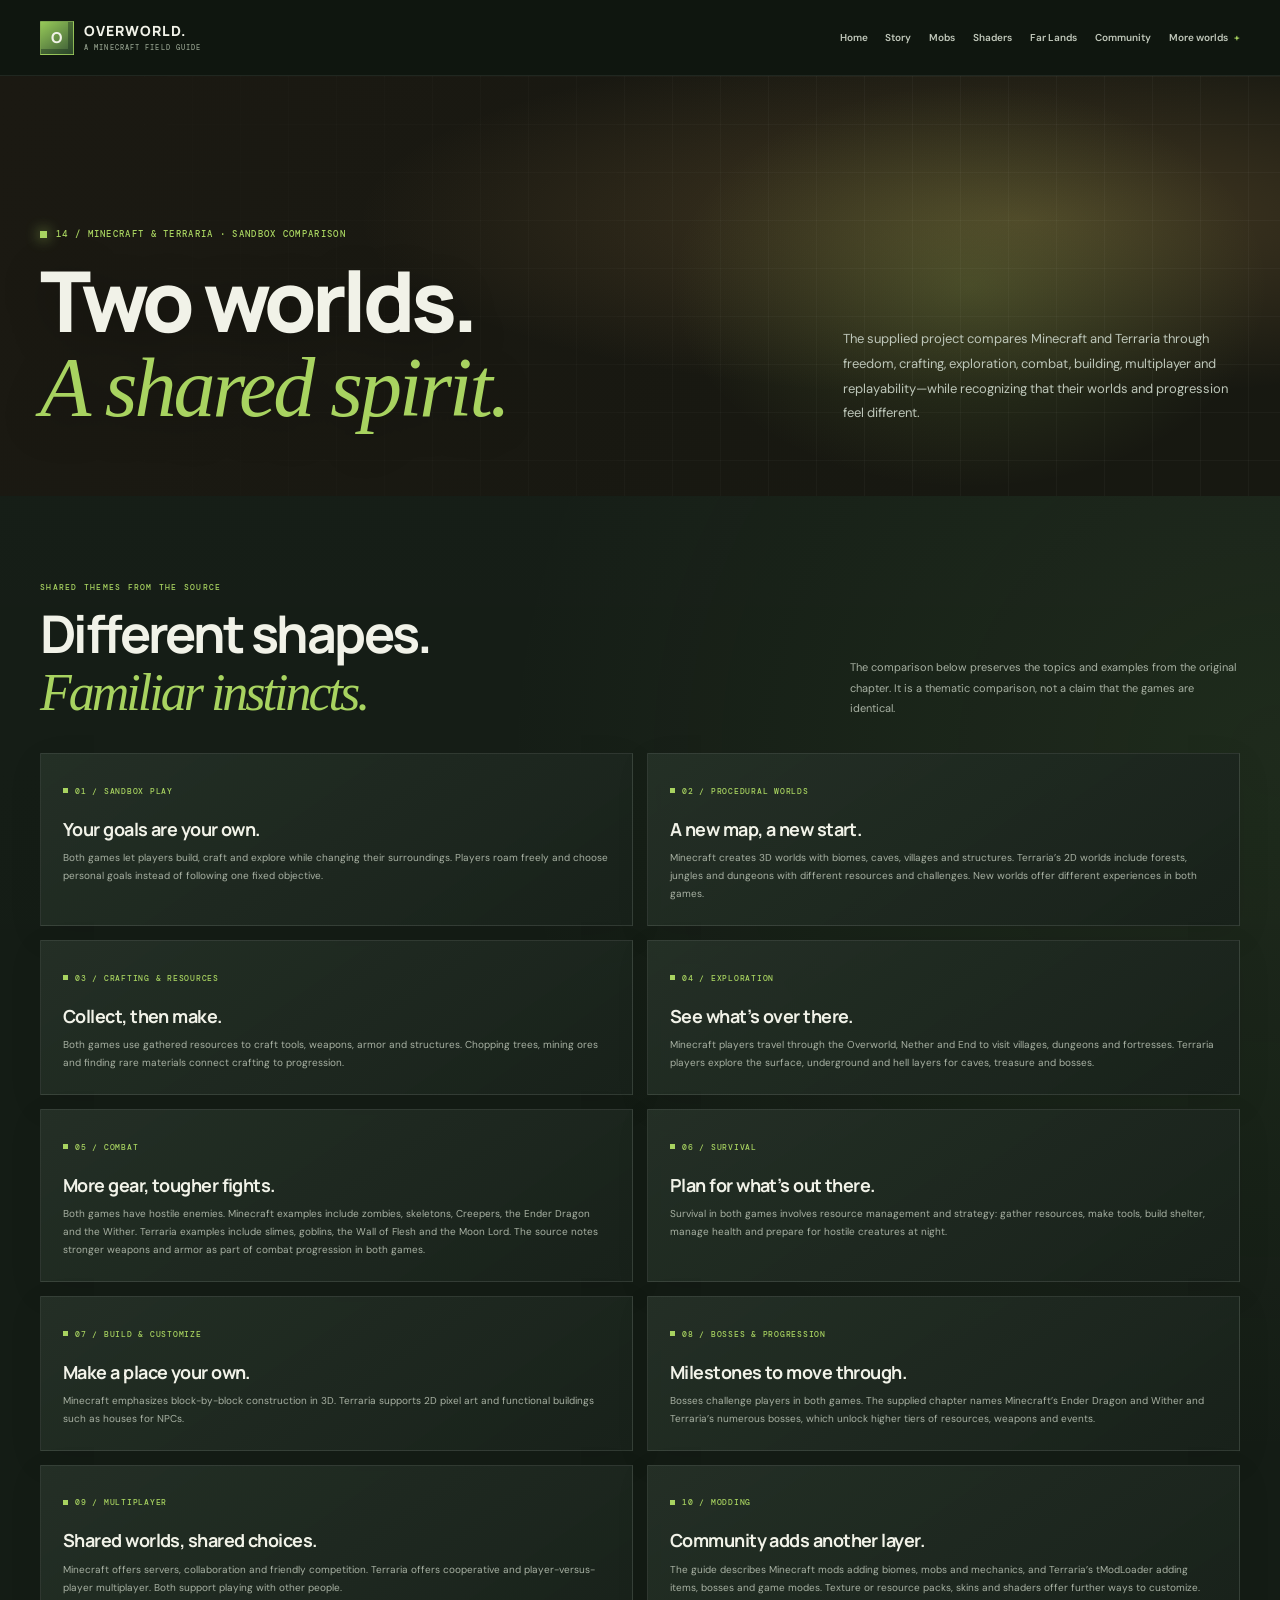
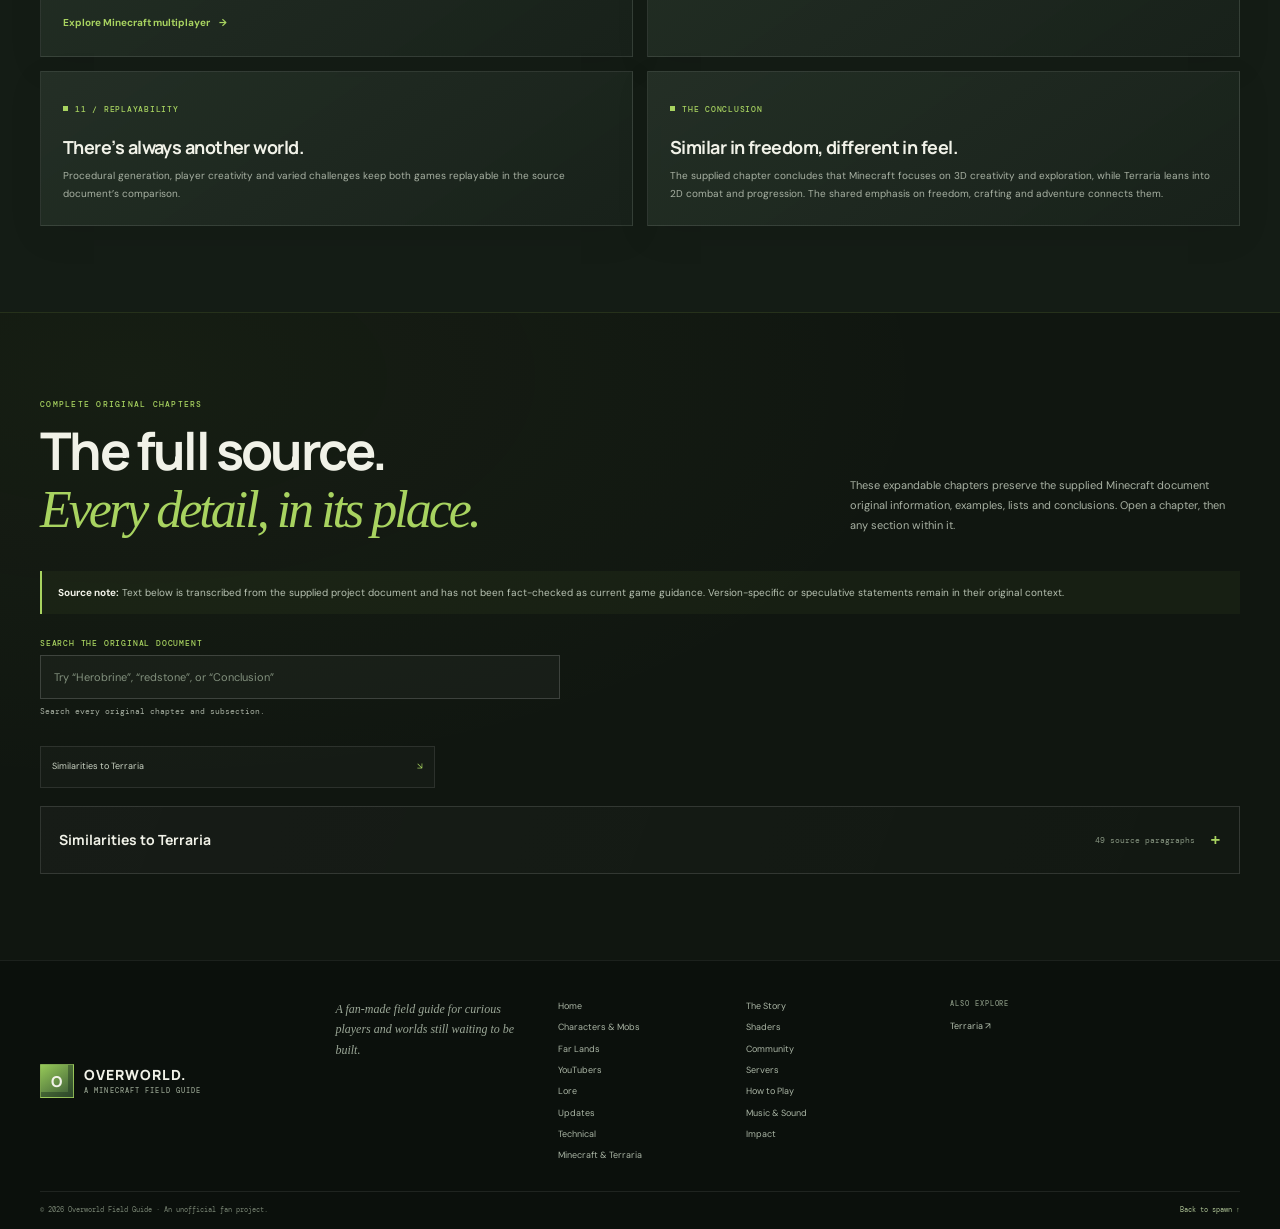
<file: Minecraft-Website/similarities.html>
<!doctype html>
<html lang="en"><head>
  <meta charset="utf-8"><meta name="viewport" content="width=device-width, initial-scale=1"><meta name="theme-color" content="#101710"><meta name="description" content="The supplied Minecraft guide compares its sandbox, crafting, exploration, survival, combat, multiplayer and modding themes with Terraria.">
  <title>Minecraft &amp; Terraria — Overworld</title><link rel="preconnect" href="https://fonts.googleapis.com"><link rel="preconnect" href="https://fonts.gstatic.com" crossorigin><link href="https://fonts.googleapis.com/css2?family=DM+Mono:wght@400;500&family=DM+Sans:wght@400;500;600;700&family=Manrope:wght@400;500;600;700;800&display=swap" rel="stylesheet"><link rel="stylesheet" href="css/style.css"><script src="js/script.js" defer></script>
</head><body data-page="similarities">
<a class="skip-link" href="#main">Skip to content</a><header class="site-header"><div class="container nav-wrap"><a class="brand" href="index.html"><span class="brand-mark">O</span><span>OVERWORLD.<small>A MINECRAFT FIELD GUIDE</small></span></a><button class="menu-toggle" type="button" aria-expanded="false" aria-controls="primary-navigation" aria-label="Open navigation"><span></span><span></span></button><nav class="primary-nav" id="primary-navigation" aria-label="Main navigation"><a data-page-link="home" href="index.html">Home</a><a data-page-link="story" href="story.html">Story</a><a data-page-link="mobs" href="mobs.html">Mobs</a><a data-page-link="shaders" href="shaders.html">Shaders</a><a data-page-link="farlands" href="farlands.html">Far Lands</a><a data-page-link="community" href="community.html">Community</a><details class="nav-more"><summary>More worlds</summary><div class="nav-more-menu"><a data-page-link="youtubers" href="youtubers.html">YouTubers</a><a data-page-link="servers" href="servers.html">Servers</a><a data-page-link="lore" href="lore.html">Lore</a><a data-page-link="how-to-play" href="how-to-play.html">How to Play</a><a data-page-link="updates" href="updates.html">Updates &amp; Future</a><a data-page-link="music" href="music.html">Music &amp; Sound</a><a data-page-link="technical" href="technical.html">Technical</a><a data-page-link="impact" href="impact.html">Impact</a><a data-page-link="similarities" href="similarities.html">Minecraft &amp; Terraria</a></div></details></nav></div></header>
<main id="main">
  <section class="page-hero"><div class="container page-hero-inner"><div><p class="page-kicker">14 / MINECRAFT &amp; TERRARIA · SANDBOX COMPARISON</p><h1>Two worlds.<br><em>A shared spirit.</em></h1></div><p class="page-intro">The supplied project compares Minecraft and Terraria through freedom, crafting, exploration, combat, building, multiplayer and replayability—while recognizing that their worlds and progression feel different.</p></div></section>
  <section class="section section-grass"><div class="container"><div class="section-heading"><div><p class="eyebrow"><strong>SHARED THEMES FROM THE SOURCE</strong></p><h2>Different shapes.<br><span class="display-accent">Familiar instincts.</span></h2></div><p class="section-lead">The comparison below preserves the topics and examples from the original chapter. It is a thematic comparison, not a claim that the games are identical.</p></div><div class="grid grid-2">
    <article class="card"><span class="card-tag">01 / SANDBOX PLAY</span><h3>Your goals are your own.</h3><p>Both games let players build, craft and explore while changing their surroundings. Players roam freely and choose personal goals instead of following one fixed objective.</p></article>
    <article class="card"><span class="card-tag">02 / PROCEDURAL WORLDS</span><h3>A new map, a new start.</h3><p>Minecraft creates 3D worlds with biomes, caves, villages and structures. Terraria’s 2D worlds include forests, jungles and dungeons with different resources and challenges. New worlds offer different experiences in both games.</p></article>
    <article class="card"><span class="card-tag">03 / CRAFTING &amp; RESOURCES</span><h3>Collect, then make.</h3><p>Both games use gathered resources to craft tools, weapons, armor and structures. Chopping trees, mining ores and finding rare materials connect crafting to progression.</p></article>
    <article class="card"><span class="card-tag">04 / EXPLORATION</span><h3>See what’s over there.</h3><p>Minecraft players travel through the Overworld, Nether and End to visit villages, dungeons and fortresses. Terraria players explore the surface, underground and hell layers for caves, treasure and bosses.</p></article>
    <article class="card"><span class="card-tag">05 / COMBAT</span><h3>More gear, tougher fights.</h3><p>Both games have hostile enemies. Minecraft examples include zombies, skeletons, Creepers, the Ender Dragon and the Wither. Terraria examples include slimes, goblins, the Wall of Flesh and the Moon Lord. The source notes stronger weapons and armor as part of combat progression in both games.</p></article>
    <article class="card"><span class="card-tag">06 / SURVIVAL</span><h3>Plan for what’s out there.</h3><p>Survival in both games involves resource management and strategy: gather resources, make tools, build shelter, manage health and prepare for hostile creatures at night.</p></article>
    <article class="card"><span class="card-tag">07 / BUILD &amp; CUSTOMIZE</span><h3>Make a place your own.</h3><p>Minecraft emphasizes block-by-block construction in 3D. Terraria supports 2D pixel art and functional buildings such as houses for NPCs.</p></article>
    <article class="card"><span class="card-tag">08 / BOSSES &amp; PROGRESSION</span><h3>Milestones to move through.</h3><p>Bosses challenge players in both games. The supplied chapter names Minecraft’s Ender Dragon and Wither and Terraria’s numerous bosses, which unlock higher tiers of resources, weapons and events.</p></article>
    <article class="card"><span class="card-tag">09 / MULTIPLAYER</span><h3>Shared worlds, shared choices.</h3><p>Minecraft offers servers, collaboration and friendly competition. Terraria offers cooperative and player-versus-player multiplayer. Both support playing with other people.</p><a class="inline-link" href="servers.html">Explore Minecraft multiplayer <span>→</span></a></article>
    <article class="card"><span class="card-tag">10 / MODDING</span><h3>Community adds another layer.</h3><p>The guide describes Minecraft mods adding biomes, mobs and mechanics, and Terraria’s tModLoader adding items, bosses and game modes. Texture or resource packs, skins and shaders offer further ways to customize.</p></article>
    <article class="card"><span class="card-tag">11 / REPLAYABILITY</span><h3>There’s always another world.</h3><p>Procedural generation, player creativity and varied challenges keep both games replayable in the source document’s comparison.</p></article>
    <article class="card"><span class="card-tag">THE CONCLUSION</span><h3>Similar in freedom, different in feel.</h3><p>The supplied chapter concludes that Minecraft focuses on 3D creativity and exploration, while Terraria leans into 2D combat and progression. The shared emphasis on freedom, crafting and adventure connects them.</p></article>
  </div></div></section>
<section class="section section-source-archive" id="original-source"><div class="container">
<p class="eyebrow"><strong>COMPLETE ORIGINAL CHAPTERS</strong></p>
<div class="section-heading"><div><h2>The full source.<br><span class="display-accent">Every detail, in its place.</span></h2></div><p class="section-lead">These expandable chapters preserve the supplied Minecraft document original information, examples, lists and conclusions. Open a chapter, then any section within it.</p></div>
<p class="note archive-notice"><strong>Source note:</strong> Text below is transcribed from the supplied project document and has not been fact-checked as current game guidance. Version-specific or speculative statements remain in their original context.</p>
<nav class="archive-index" aria-label="Original source chapters">
<a href="#source-similarities-to-terraria">Similarities to Terraria <span aria-hidden="true">↘</span></a>
</nav><div class="archive-chapters">
<details class="archive-chapter" id="source-similarities-to-terraria"><summary><span class="archive-chapter-name">Similarities to Terraria</span><span class="archive-chapter-count">49 source paragraphs</span></summary><div class="archive-chapter-body">
<p>Similarities to Terraria</p>
<p>Minecraft and Terraria are both beloved sandbox games, but they have distinct mechanics and styles. Despite their differences, the two games share several key similarities that make them appealing to fans of creative and exploration-focused gameplay. Here&#39;s a breakdown of the similarities:</p>
<details class="archive-subsection archive-level-3"><summary>1. Sandbox Gameplay</summary><div class="archive-subsection-body">
<p>Both games provide a sandbox experience where players can shape their world through building, crafting, and exploration.</p>
<p>Players are free to roam and modify their environment.</p>
<p>No fixed objectives—players set their own goals.</p>
</div></details>
<details class="archive-subsection archive-level-3"><summary>2. Procedurally Generated Worlds</summary><div class="archive-subsection-body">
<p>Minecraft: Worlds are generated in 3D, featuring biomes, caves, villages, and other structures.</p>
<p>Terraria: Worlds are 2D but include diverse biomes like forests, jungles, and dungeons, each with unique resources and challenges.</p>
<p>In both games, every new world is unique, offering endless replayability.</p>
</div></details>
<details class="archive-subsection archive-level-3"><summary>3. Crafting and Resource Collection</summary><div class="archive-subsection-body">
<p>Both games rely heavily on collecting resources to craft tools, weapons, armor, and structures.</p>
<p>Chop trees, mine ores, and gather rare materials.</p>
<p>Crafting is integral to progression, from simple tools to advanced gear.</p>
</div></details>
<details class="archive-subsection archive-level-3"><summary>4. Exploration and Adventure</summary><div class="archive-subsection-body">
<p>Exploration is a core aspect of both games:</p>
<p>Minecraft: Explore the Overworld, Nether, and End dimensions, encountering villages, dungeons, and fortresses.</p>
<p>Terraria: Explore layers of the world (surface, underground, and hell), discovering caves, treasure, and hidden bosses.</p>
</div></details>
<details class="archive-subsection archive-level-3"><summary>5. Combat and Enemies</summary><div class="archive-subsection-body">
<p>Both games feature combat mechanics where players battle hostile mobs:</p>
<p>Minecraft: Includes mobs like zombies, skeletons, creepers, and bosses like the Ender Dragon and Wither.</p>
<p>Terraria: Features a wide variety of enemies, from slimes and goblins to massive bosses like the Wall of Flesh and Moon Lord.</p>
<p>In both, combat evolves as players acquire stronger weapons and armor.</p>
</div></details>
<details class="archive-subsection archive-level-3"><summary>6. Survival Mechanics</summary><div class="archive-subsection-body">
<p>Survival mode in both games emphasizes resource management and strategy:</p>
<p>Gather resources to craft tools and build shelters.</p>
<p>Manage health, avoid dangers, and prepare for nighttime, when hostile creatures are more active.</p>
</div></details>
<details class="archive-subsection archive-level-3"><summary>7. Building and Customization</summary><div class="archive-subsection-body">
<p>Players can design and build intricate structures in both games:</p>
<p>Minecraft: Focuses on block-by-block construction in a 3D space.</p>
<p>Terraria: Allows for detailed 2D pixel art and functional buildings, like NPC houses.</p>
</div></details>
<details class="archive-subsection archive-level-3"><summary>8. Boss Battles and Progression</summary><div class="archive-subsection-body">
<p>Both games include boss fights as milestones:</p>
<p>Minecraft: Bosses like the Ender Dragon and Wither provide significant challenges and rewards.</p>
<p>Terraria: Numerous bosses, each unlocking new tiers of resources, weapons, and events.</p>
<p>Defeating bosses is crucial for progression in both games.</p>
</div></details>
<details class="archive-subsection archive-level-3"><summary>9. Multiplayer Options</summary><div class="archive-subsection-body">
<p>Minecraft: Players can join servers, collaborate, or compete with friends.</p>
<p>Terraria: Features multiplayer support for co-op or PvP gameplay.</p>
<p>Both games encourage teamwork or competition in shared worlds.</p>
</div></details>
<details class="archive-subsection archive-level-3"><summary>10. Modding and Community Content</summary><div class="archive-subsection-body">
<p>Both games have active modding communities:</p>
<p>Minecraft: Thousands of mods add features like new biomes, mobs, and gameplay mechanics.</p>
<p>Terraria: Mods like tModLoader add new items, bosses, and even entirely new game modes.</p>
<p>Players can also customize their experiences with texture packs, skins, and shaders.</p>
</div></details>
<details class="archive-subsection archive-level-3"><summary>11. Replayability</summary><div class="archive-subsection-body">
<p>The combination of procedural generation, endless creativity, and varied challenges ensures high replayability for both games. Players can always start fresh and experience something new.</p>
</div></details>
<details class="archive-subsection archive-level-3"><summary>Conclusion</summary><div class="archive-subsection-body">
<p>While Minecraft focuses on 3D creativity and exploration, and Terraria leans into 2D combat and progression, their shared emphasis on freedom, crafting, and adventure makes them similar in spirit. Fans of one game often find much to enjoy in the other!</p>
</div></details>
</div></details>
</div></div></section>
</main><footer class="site-footer"><div class="container footer-main"><a class="brand" href="index.html"><span class="brand-mark">O</span><span>OVERWORLD.<small>A MINECRAFT FIELD GUIDE</small></span></a><p class="footer-description">A fan-made field guide for curious players and worlds still waiting to be built.</p><nav class="footer-links" aria-label="Explore the guide"><a href="index.html">Home</a><a href="story.html">The Story</a><a href="mobs.html">Characters &amp; Mobs</a><a href="shaders.html">Shaders</a><a href="farlands.html">Far Lands</a><a href="community.html">Community</a><a href="youtubers.html">YouTubers</a><a href="servers.html">Servers</a><a href="lore.html">Lore</a><a href="how-to-play.html">How to Play</a><a href="updates.html">Updates</a><a href="music.html">Music &amp; Sound</a><a href="technical.html">Technical</a><a href="impact.html">Impact</a></nav><div class="footer-outbound"><span>ALSO EXPLORE</span><a href="https://terraria.org/" target="_blank" rel="noopener noreferrer">Terraria ↗</a></div></div><div class="container footer-bottom"><span>© <span data-year></span> Overworld Field Guide · An unofficial fan project.</span><a href="index.html">Back to spawn ↑</a></div></footer><a class="back-to-top" href="#main" aria-label="Back to top">↑</a>
</body></html>
</file>
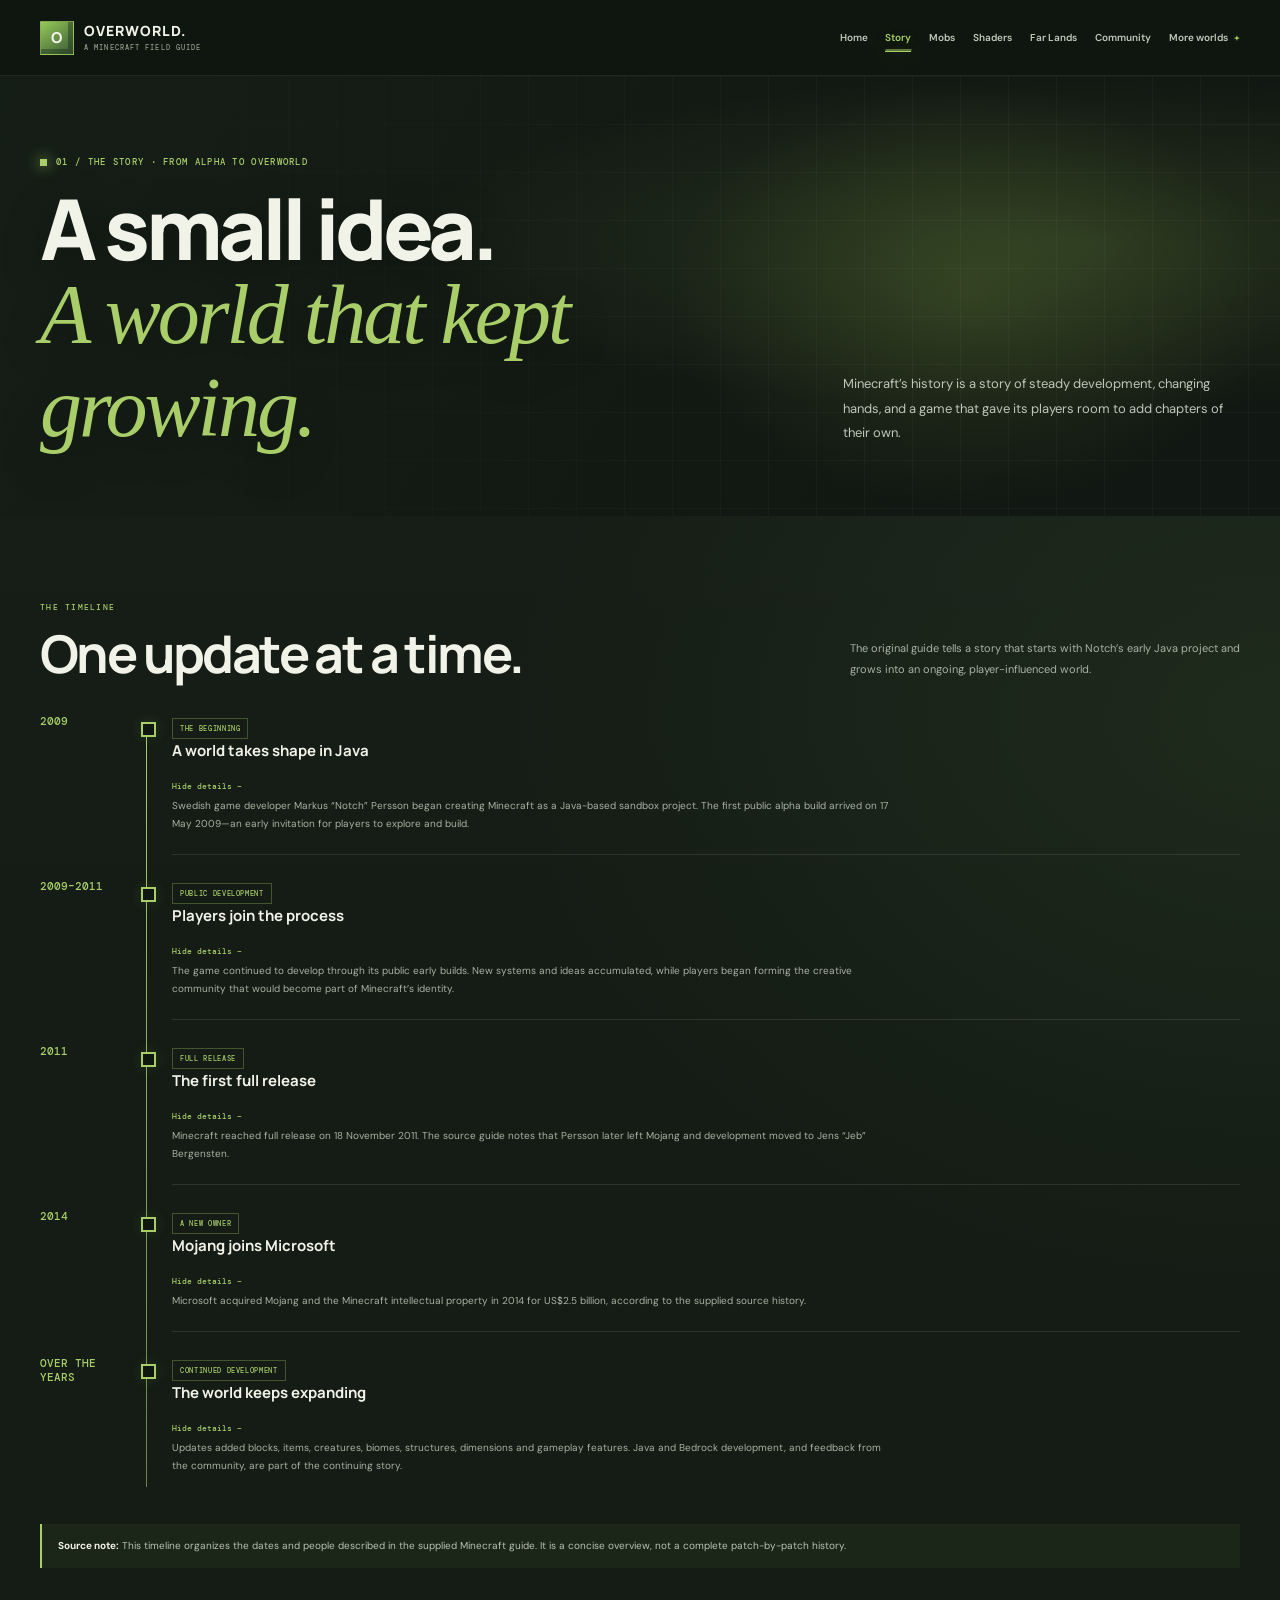
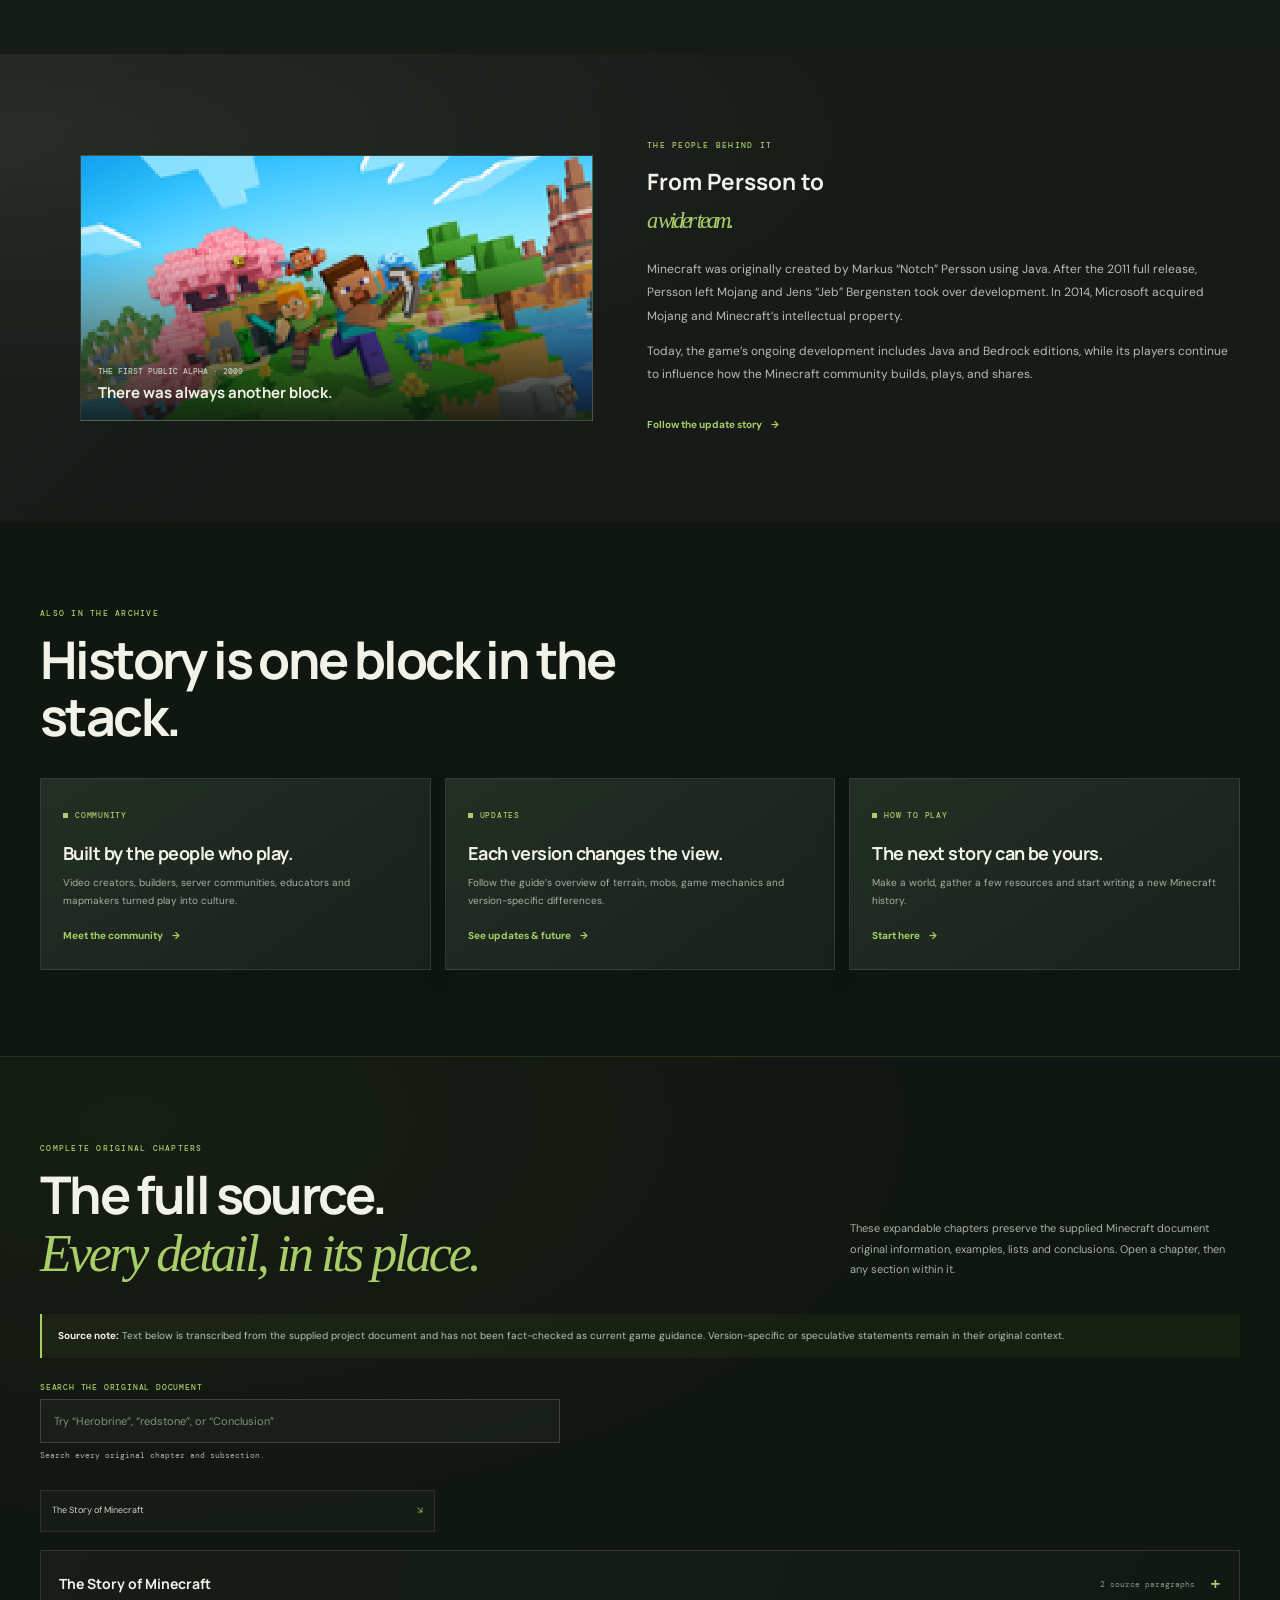
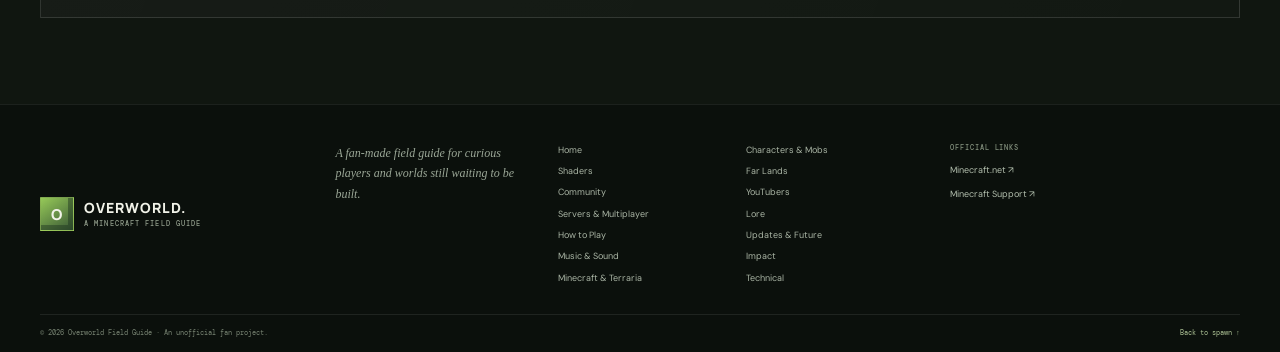
<file: Minecraft-Website/story.html>
<!doctype html>
<html lang="en"><head>
  <meta charset="utf-8"><meta name="viewport" content="width=device-width, initial-scale=1"><meta name="theme-color" content="#101710"><meta name="description" content="Trace Minecraft's story from Markus Persson's early project to the 2011 full release and continued development.">
  <title>The Story of Minecraft — Overworld</title><link rel="preconnect" href="https://fonts.googleapis.com"><link rel="preconnect" href="https://fonts.gstatic.com" crossorigin><link href="https://fonts.googleapis.com/css2?family=DM+Mono:wght@400;500&family=DM+Sans:wght@400;500;600;700&family=Manrope:wght@400;500;600;700;800&display=swap" rel="stylesheet"><link rel="stylesheet" href="css/style.css"><script src="js/script.js" defer></script>
</head><body data-page="story">
  <a class="skip-link" href="#main">Skip to content</a><header class="site-header"><div class="container nav-wrap"><a class="brand" href="index.html"><span class="brand-mark">O</span><span>OVERWORLD.<small>A MINECRAFT FIELD GUIDE</small></span></a><button class="menu-toggle" type="button" aria-expanded="false" aria-controls="primary-navigation" aria-label="Open navigation"><span></span><span></span></button><nav class="primary-nav" id="primary-navigation" aria-label="Main navigation"><a data-page-link="home" href="index.html">Home</a><a data-page-link="story" href="story.html">Story</a><a data-page-link="mobs" href="mobs.html">Mobs</a><a data-page-link="shaders" href="shaders.html">Shaders</a><a data-page-link="farlands" href="farlands.html">Far Lands</a><a data-page-link="community" href="community.html">Community</a><details class="nav-more"><summary>More worlds</summary><div class="nav-more-menu"><a data-page-link="youtubers" href="youtubers.html">YouTubers</a><a data-page-link="servers" href="servers.html">Servers</a><a data-page-link="lore" href="lore.html">Lore</a><a data-page-link="how-to-play" href="how-to-play.html">How to Play</a><a data-page-link="updates" href="updates.html">Updates &amp; Future</a><a data-page-link="music" href="music.html">Music &amp; Sound</a><a data-page-link="impact" href="impact.html">Impact</a></div></details></nav></div></header>
  <main id="main">
    <section class="page-hero"><div class="container page-hero-inner"><div><p class="page-kicker">01 / THE STORY · FROM ALPHA TO OVERWORLD</p><h1>A small idea.<br><em>A world that kept growing.</em></h1></div><p class="page-intro">Minecraft’s history is a story of steady development, changing hands, and a game that gave its players room to add chapters of their own.</p></div></section>
    <section class="section section-grass"><div class="container"><div class="section-heading"><div><p class="eyebrow"><strong>THE TIMELINE</strong></p><h2>One update at a time.</h2></div><p class="section-lead">The original guide tells a story that starts with Notch’s early Java project and grows into an ongoing, player-influenced world.</p></div>
      <div class="timeline">
        <article class="timeline-item reveal"><span class="timeline-year">2009</span><div class="timeline-content"><span class="tag-label">THE BEGINNING</span><h3>A world takes shape in Java</h3><p>Swedish game developer Markus “Notch” Persson began creating Minecraft as a Java-based sandbox project. The first public alpha build arrived on 17 May 2009—an early invitation for players to explore and build.</p></div></article>
        <article class="timeline-item reveal"><span class="timeline-year">2009–2011</span><div class="timeline-content"><span class="tag-label">PUBLIC DEVELOPMENT</span><h3>Players join the process</h3><p>The game continued to develop through its public early builds. New systems and ideas accumulated, while players began forming the creative community that would become part of Minecraft’s identity.</p></div></article>
        <article class="timeline-item reveal"><span class="timeline-year">2011</span><div class="timeline-content"><span class="tag-label">FULL RELEASE</span><h3>The first full release</h3><p>Minecraft reached full release on 18 November 2011. The source guide notes that Persson later left Mojang and development moved to Jens “Jeb” Bergensten.</p></div></article>
        <article class="timeline-item reveal"><span class="timeline-year">2014</span><div class="timeline-content"><span class="tag-label">A NEW OWNER</span><h3>Mojang joins Microsoft</h3><p>Microsoft acquired Mojang and the Minecraft intellectual property in 2014 for US$2.5 billion, according to the supplied source history.</p></div></article>
        <article class="timeline-item reveal"><span class="timeline-year">OVER THE YEARS</span><div class="timeline-content"><span class="tag-label">CONTINUED DEVELOPMENT</span><h3>The world keeps expanding</h3><p>Updates added blocks, items, creatures, biomes, structures, dimensions and gameplay features. Java and Bedrock development, and feedback from the community, are part of the continuing story.</p></div></article>
      </div>
      <div class="note" style="margin-top:28px"><strong>Source note:</strong> This timeline organizes the dates and people described in the supplied Minecraft guide. It is a concise overview, not a complete patch-by-patch history.</div>
    </div></section>
    <section class="section section-stone"><div class="container grid grid-2"><figure class="image-card" style="min-height:260px"><img src="images/image3.png" alt="Minecraft cover illustration of a new world" loading="lazy"><span class="image-card-overlay"><span>THE FIRST PUBLIC ALPHA · 2009</span><strong>There was always another block.</strong></span></figure><div><p class="eyebrow"><strong>THE PEOPLE BEHIND IT</strong></p><h2>From Persson to<br><span class="display-accent">a wider team.</span></h2><p class="body-copy">Minecraft was originally created by Markus “Notch” Persson using Java. After the 2011 full release, Persson left Mojang and Jens “Jeb” Bergensten took over development. In 2014, Microsoft acquired Mojang and Minecraft’s intellectual property.</p><p class="body-copy">Today, the game’s ongoing development includes Java and Bedrock editions, while its players continue to influence how the Minecraft community builds, plays, and shares.</p><a class="inline-link" href="updates.html">Follow the update story <span>→</span></a></div></div></section>
    <section class="section section-dark"><div class="container"><div class="section-heading"><div><p class="eyebrow"><strong>ALSO IN THE ARCHIVE</strong></p><h2>History is one block in the stack.</h2></div></div><div class="grid grid-3"><article class="card"><span class="card-tag">COMMUNITY</span><h3>Built by the people who play.</h3><p>Video creators, builders, server communities, educators and mapmakers turned play into culture.</p><a class="inline-link" href="community.html">Meet the community <span>→</span></a></article><article class="card"><span class="card-tag">UPDATES</span><h3>Each version changes the view.</h3><p>Follow the guide’s overview of terrain, mobs, game mechanics and version-specific differences.</p><a class="inline-link" href="updates.html">See updates &amp; future <span>→</span></a></article><article class="card"><span class="card-tag">HOW TO PLAY</span><h3>The next story can be yours.</h3><p>Make a world, gather a few resources and start writing a new Minecraft history.</p><a class="inline-link" href="how-to-play.html">Start here <span>→</span></a></article></div></div></section>
  <section class="section section-source-archive" id="original-source"><div class="container">
<p class="eyebrow"><strong>COMPLETE ORIGINAL CHAPTERS</strong></p>
<div class="section-heading"><div><h2>The full source.<br><span class="display-accent">Every detail, in its place.</span></h2></div><p class="section-lead">These expandable chapters preserve the supplied Minecraft document original information, examples, lists and conclusions. Open a chapter, then any section within it.</p></div>
<p class="note archive-notice"><strong>Source note:</strong> Text below is transcribed from the supplied project document and has not been fact-checked as current game guidance. Version-specific or speculative statements remain in their original context.</p>
<nav class="archive-index" aria-label="Original source chapters">
<a href="#source-the-story-of-minecraft">The Story of Minecraft <span aria-hidden="true">↘</span></a>
</nav><div class="archive-chapters">
<details class="archive-chapter" id="source-the-story-of-minecraft"><summary><span class="archive-chapter-name">The Story of Minecraft</span><span class="archive-chapter-count">2 source paragraphs</span></summary><div class="archive-chapter-body">
<p>The Story of Minecraft</p>
<p>Minecraft is a 2009 sandbox game developed and published by Swedish video game developer Mojang Studios. Originally created by Markus &quot;Notch&quot; Persson using the Java programming language, the first public alpha build was released on 17 May 2009. The game would be continuously developed from then on, receiving a full release on 18 November 2011. Afterwards, Persson left Mojang and gave Jens &quot;Jeb&quot; Bergensten control over development. In the years since its release, it has been ported to several platforms, including smartphones, tablets, and various video game consoles. In 2014, Mojang and the Minecraft intellectual property were purchased by Microsoft for US$2.5 billion. Minecraft is the best-selling video game of all-time, with over 300 million copies sold and nearly 170 million monthly active players as of 2025.</p>
</div></details>
</div></div></section>
</main>
  <footer class="site-footer"><div class="container footer-main"><a class="brand" href="index.html"><span class="brand-mark">O</span><span>OVERWORLD.<small>A MINECRAFT FIELD GUIDE</small></span></a><p class="footer-description">A fan-made field guide for curious players and worlds still waiting to be built.</p><nav class="footer-links" aria-label="Explore the guide"><a href="index.html">Home</a><a href="mobs.html">Characters &amp; Mobs</a><a href="shaders.html">Shaders</a><a href="farlands.html">Far Lands</a><a href="community.html">Community</a><a href="youtubers.html">YouTubers</a><a href="servers.html">Servers &amp; Multiplayer</a><a href="lore.html">Lore</a><a href="how-to-play.html">How to Play</a><a href="updates.html">Updates &amp; Future</a><a href="music.html">Music &amp; Sound</a><a href="impact.html">Impact</a></nav><div class="footer-outbound"><span>OFFICIAL LINKS</span><a href="https://www.minecraft.net/en-us" target="_blank" rel="noopener noreferrer">Minecraft.net ↗</a><a href="https://help.minecraft.net/hc/en-us" target="_blank" rel="noopener noreferrer">Minecraft Support ↗</a></div></div><div class="container footer-bottom"><span>© <span data-year></span> Overworld Field Guide · An unofficial fan project.</span><a href="#main">Back to spawn ↑</a></div></footer><a class="back-to-top" href="#main" aria-label="Back to top">↑</a>
</body></html>
</file>
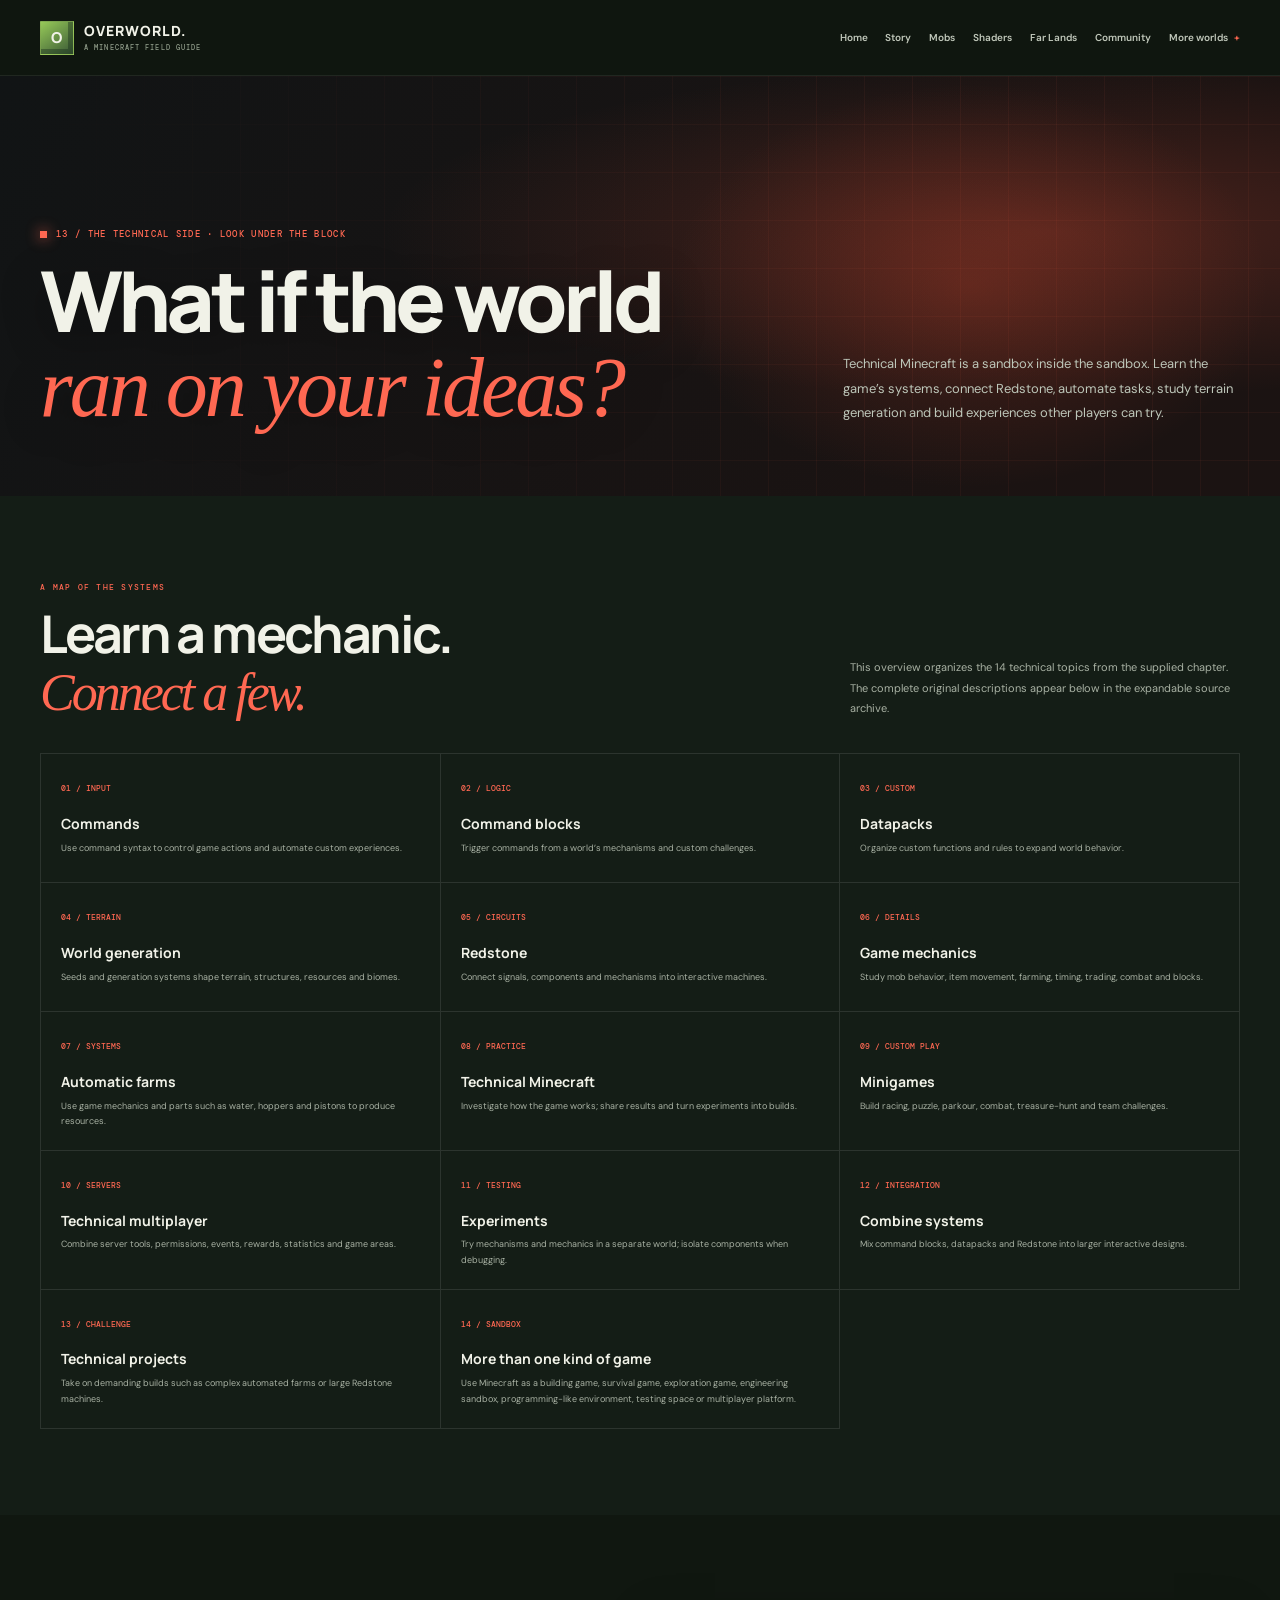
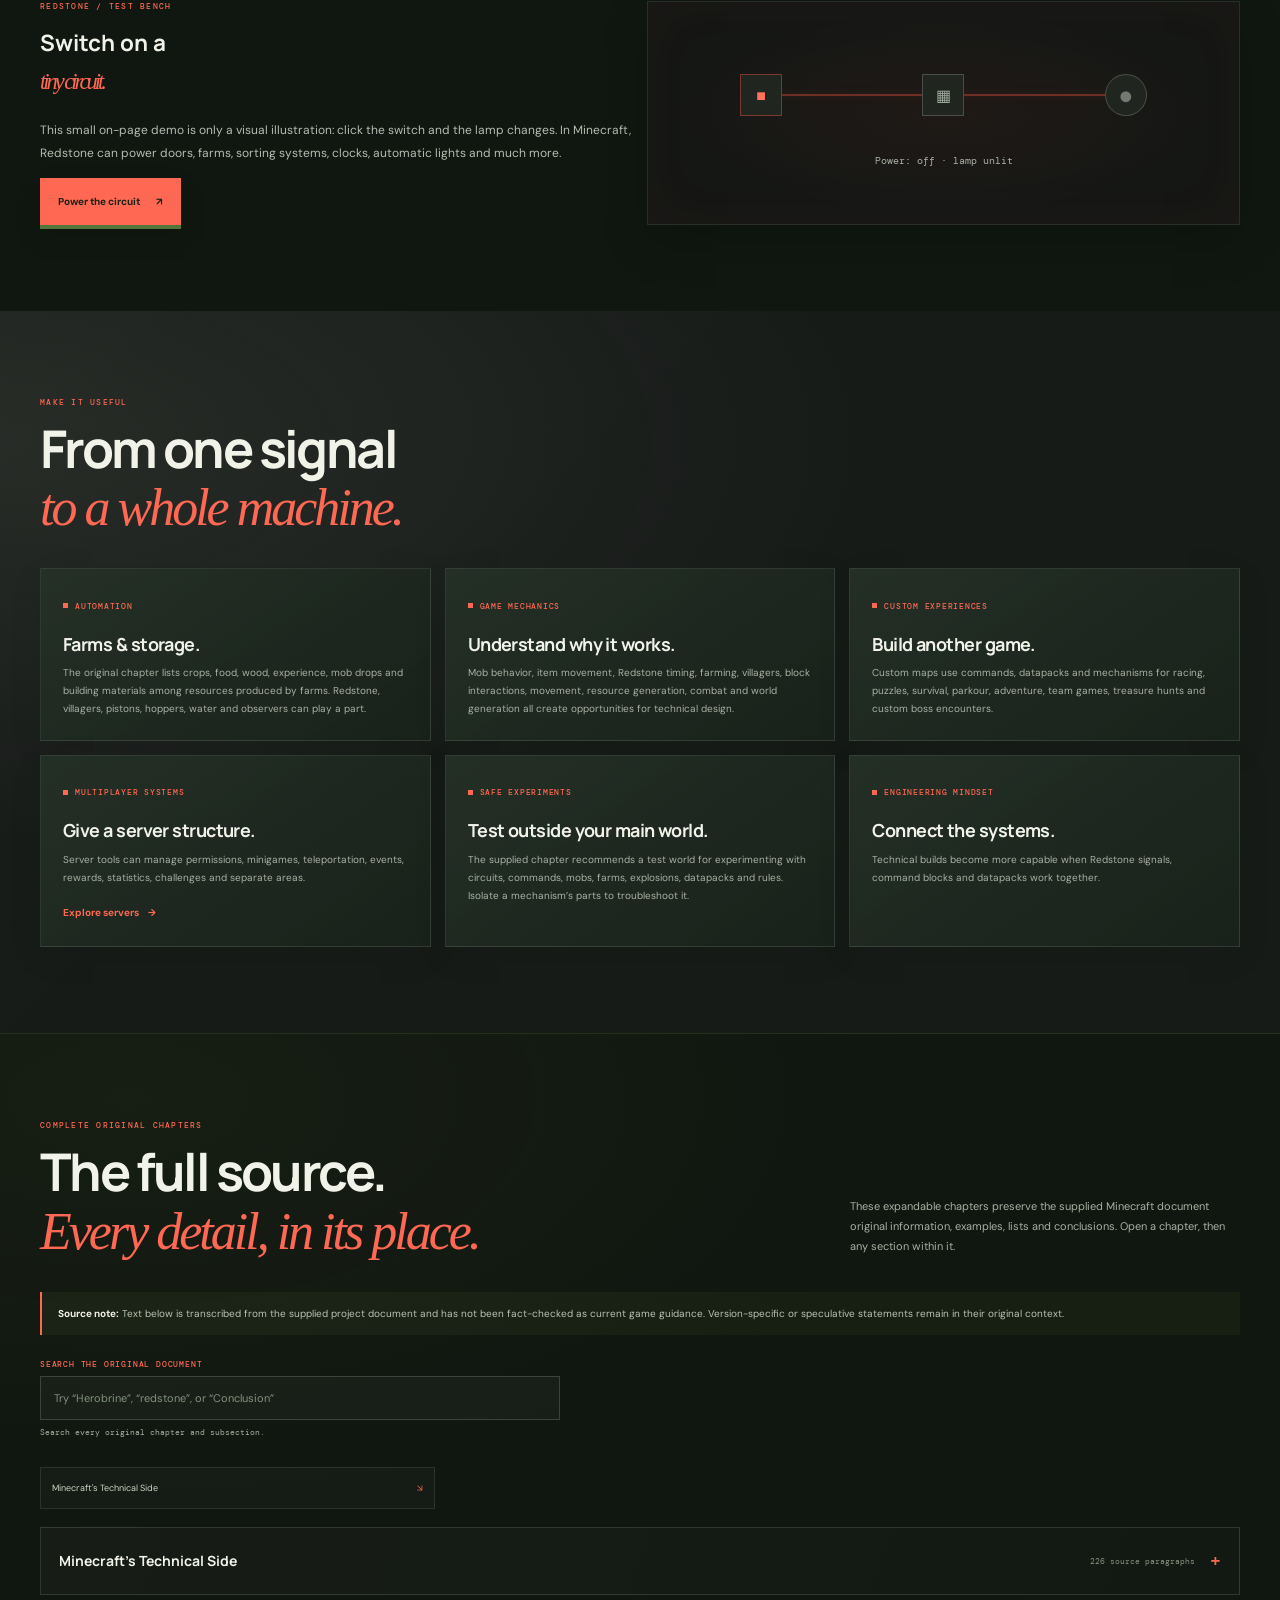
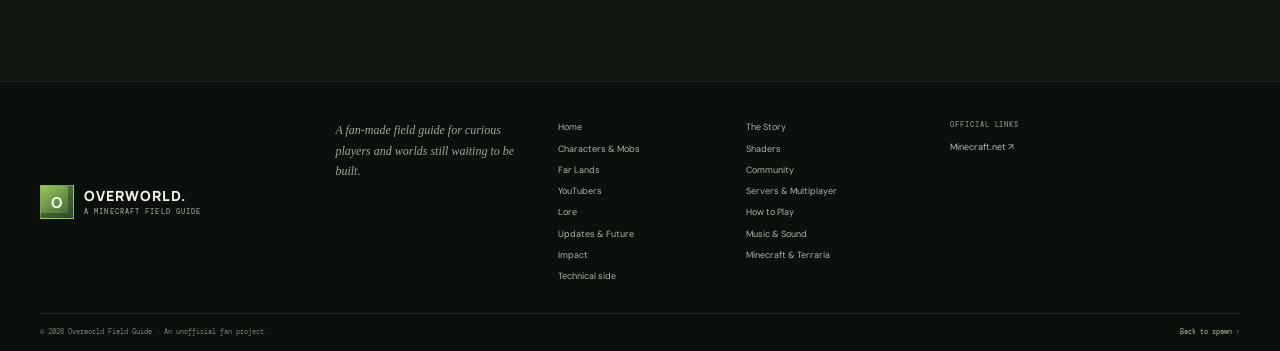
<file: Minecraft-Website/technical.html>
<!doctype html>
<html lang="en"><head>
  <meta charset="utf-8"><meta name="viewport" content="width=device-width, initial-scale=1"><meta name="theme-color" content="#101710"><meta name="description" content="Explore Minecraft technical play: commands, command blocks, datapacks, world generation, Redstone, farms, mechanics, minigames and servers.">
  <title>Minecraft Technical Guide — Overworld</title><link rel="preconnect" href="https://fonts.googleapis.com"><link rel="preconnect" href="https://fonts.gstatic.com" crossorigin><link href="https://fonts.googleapis.com/css2?family=DM+Mono:wght@400;500&family=DM+Sans:wght@400;500;600;700&family=Manrope:wght@400;500;600;700;800&display=swap" rel="stylesheet"><link rel="stylesheet" href="css/style.css"><script src="js/script.js" defer></script>
</head><body data-page="technical">
<a class="skip-link" href="#main">Skip to content</a><header class="site-header"><div class="container nav-wrap"><a class="brand" href="index.html"><span class="brand-mark">O</span><span>OVERWORLD.<small>A MINECRAFT FIELD GUIDE</small></span></a><button class="menu-toggle" type="button" aria-expanded="false" aria-controls="primary-navigation" aria-label="Open navigation"><span></span><span></span></button><nav class="primary-nav" id="primary-navigation" aria-label="Main navigation"><a data-page-link="home" href="index.html">Home</a><a data-page-link="story" href="story.html">Story</a><a data-page-link="mobs" href="mobs.html">Mobs</a><a data-page-link="shaders" href="shaders.html">Shaders</a><a data-page-link="farlands" href="farlands.html">Far Lands</a><a data-page-link="community" href="community.html">Community</a><details class="nav-more"><summary>More worlds</summary><div class="nav-more-menu"><a data-page-link="youtubers" href="youtubers.html">YouTubers</a><a data-page-link="servers" href="servers.html">Servers</a><a data-page-link="lore" href="lore.html">Lore</a><a data-page-link="how-to-play" href="how-to-play.html">How to Play</a><a data-page-link="updates" href="updates.html">Updates &amp; Future</a><a data-page-link="music" href="music.html">Music &amp; Sound</a><a data-page-link="impact" href="impact.html">Impact</a></div></details></nav></div></header>
<main id="main">
  <section class="page-hero"><div class="container page-hero-inner"><div><p class="page-kicker">13 / THE TECHNICAL SIDE · LOOK UNDER THE BLOCK</p><h1>What if the world<br><em>ran on your ideas?</em></h1></div><p class="page-intro">Technical Minecraft is a sandbox inside the sandbox. Learn the game’s systems, connect Redstone, automate tasks, study terrain generation and build experiences other players can try.</p></div></section>
  <section class="section section-alt"><div class="container"><div class="section-heading"><div><p class="eyebrow"><strong>A MAP OF THE SYSTEMS</strong></p><h2>Learn a mechanic.<br><span class="display-accent">Connect a few.</span></h2></div><p class="section-lead">This overview organizes the 14 technical topics from the supplied chapter. The complete original descriptions appear below in the expandable source archive.</p></div><div class="feature-matrix">
    <article class="feature-cell"><span>01 / INPUT</span><h3>Commands</h3><p>Use command syntax to control game actions and automate custom experiences.</p></article><article class="feature-cell"><span>02 / LOGIC</span><h3>Command blocks</h3><p>Trigger commands from a world’s mechanisms and custom challenges.</p></article><article class="feature-cell"><span>03 / CUSTOM</span><h3>Datapacks</h3><p>Organize custom functions and rules to expand world behavior.</p></article><article class="feature-cell"><span>04 / TERRAIN</span><h3>World generation</h3><p>Seeds and generation systems shape terrain, structures, resources and biomes.</p></article><article class="feature-cell"><span>05 / CIRCUITS</span><h3>Redstone</h3><p>Connect signals, components and mechanisms into interactive machines.</p></article><article class="feature-cell"><span>06 / DETAILS</span><h3>Game mechanics</h3><p>Study mob behavior, item movement, farming, timing, trading, combat and blocks.</p></article><article class="feature-cell"><span>07 / SYSTEMS</span><h3>Automatic farms</h3><p>Use game mechanics and parts such as water, hoppers and pistons to produce resources.</p></article><article class="feature-cell"><span>08 / PRACTICE</span><h3>Technical Minecraft</h3><p>Investigate how the game works; share results and turn experiments into builds.</p></article><article class="feature-cell"><span>09 / CUSTOM PLAY</span><h3>Minigames</h3><p>Build racing, puzzle, parkour, combat, treasure-hunt and team challenges.</p></article><article class="feature-cell"><span>10 / SERVERS</span><h3>Technical multiplayer</h3><p>Combine server tools, permissions, events, rewards, statistics and game areas.</p></article><article class="feature-cell"><span>11 / TESTING</span><h3>Experiments</h3><p>Try mechanisms and mechanics in a separate world; isolate components when debugging.</p></article><article class="feature-cell"><span>12 / INTEGRATION</span><h3>Combine systems</h3><p>Mix command blocks, datapacks and Redstone into larger interactive designs.</p></article>
    <article class="feature-cell"><span>13 / CHALLENGE</span><h3>Technical projects</h3><p>Take on demanding builds such as complex automated farms or large Redstone machines.</p></article><article class="feature-cell"><span>14 / SANDBOX</span><h3>More than one kind of game</h3><p>Use Minecraft as a building game, survival game, exploration game, engineering sandbox, programming-like environment, testing space or multiplayer platform.</p></article>
  </div></div></section>
  <section class="section section-dark"><div class="container grid grid-2"><div><p class="eyebrow"><strong>REDSTONE / TEST BENCH</strong></p><h2>Switch on a<br><span class="display-accent">tiny circuit.</span></h2><p class="body-copy">This small on-page demo is only a visual illustration: click the switch and the lamp changes. In Minecraft, Redstone can power doors, farms, sorting systems, clocks, automatic lights and much more.</p><button class="button" type="button" data-circuit-switch aria-pressed="false">Power the circuit <span aria-hidden="true">↗</span></button></div><div class="card circuit-card"><div class="circuit-visual" aria-live="polite"><span class="circuit-line"></span><span class="circuit-switch" aria-hidden="true">■</span><span class="circuit-node" aria-hidden="true">▦</span><span class="circuit-lamp" data-circuit-lamp aria-label="Lamp off">●</span></div><p class="circuit-status" data-circuit-status>Power: off · lamp unlit</p></div></div></section>
  <section class="section section-stone"><div class="container"><div class="section-heading"><div><p class="eyebrow"><strong>MAKE IT USEFUL</strong></p><h2>From one signal<br><span class="display-accent">to a whole machine.</span></h2></div></div><div class="grid grid-3">
    <article class="card"><span class="card-tag">AUTOMATION</span><h3>Farms &amp; storage.</h3><p>The original chapter lists crops, food, wood, experience, mob drops and building materials among resources produced by farms. Redstone, villagers, pistons, hoppers, water and observers can play a part.</p></article>
    <article class="card"><span class="card-tag">GAME MECHANICS</span><h3>Understand why it works.</h3><p>Mob behavior, item movement, Redstone timing, farming, villagers, block interactions, movement, resource generation, combat and world generation all create opportunities for technical design.</p></article>
    <article class="card"><span class="card-tag">CUSTOM EXPERIENCES</span><h3>Build another game.</h3><p>Custom maps use commands, datapacks and mechanisms for racing, puzzles, survival, parkour, adventure, team games, treasure hunts and custom boss encounters.</p></article>
    <article class="card"><span class="card-tag">MULTIPLAYER SYSTEMS</span><h3>Give a server structure.</h3><p>Server tools can manage permissions, minigames, teleportation, events, rewards, statistics, challenges and separate areas.</p><a class="inline-link" href="servers.html">Explore servers <span>→</span></a></article>
    <article class="card"><span class="card-tag">SAFE EXPERIMENTS</span><h3>Test outside your main world.</h3><p>The supplied chapter recommends a test world for experimenting with circuits, commands, mobs, farms, explosions, datapacks and rules. Isolate a mechanism’s parts to troubleshoot it.</p></article>
    <article class="card"><span class="card-tag">ENGINEERING MINDSET</span><h3>Connect the systems.</h3><p>Technical builds become more capable when Redstone signals, command blocks and datapacks work together.</p></article>
  </div></div></section>
<section class="section section-source-archive" id="original-source"><div class="container">
<p class="eyebrow"><strong>COMPLETE ORIGINAL CHAPTERS</strong></p>
<div class="section-heading"><div><h2>The full source.<br><span class="display-accent">Every detail, in its place.</span></h2></div><p class="section-lead">These expandable chapters preserve the supplied Minecraft document original information, examples, lists and conclusions. Open a chapter, then any section within it.</p></div>
<p class="note archive-notice"><strong>Source note:</strong> Text below is transcribed from the supplied project document and has not been fact-checked as current game guidance. Version-specific or speculative statements remain in their original context.</p>
<nav class="archive-index" aria-label="Original source chapters">
<a href="#source-minecraft-s-technical-side">Minecraft&#39;s Technical Side <span aria-hidden="true">↘</span></a>
</nav><div class="archive-chapters">
<details class="archive-chapter" id="source-minecraft-s-technical-side"><summary><span class="archive-chapter-name">Minecraft&#39;s Technical Side</span><span class="archive-chapter-count">226 source paragraphs</span></summary><div class="archive-chapter-body">
<details class="archive-subsection archive-level-1"><summary>Minecraft&#39;s Technical Side</summary><div class="archive-subsection-body">
<p>Minecraft may look like a simple block-building game, but behind its simple appearance is a large number of systems that control how the game works. Advanced players can use these systems to change gameplay, create automated machines, build custom challenges, and even create experiences that feel completely different from normal Minecraft. Commands, command blocks, datapacks, world generation, Redstone, and different game mechanics all give players a lot of control over the game.</p>
<details class="archive-subsection archive-level-2"><summary>1. Commands</summary><div class="archive-subsection-body">
<p>Commands are special instructions that can be entered into Minecraft to perform different actions. They are mainly used by players who want more control over their worlds, servers, maps, or experiments.</p>
<p>Commands can be used to:</p>
<p>Change the time of day.</p>
<p>Change the weather.</p>
<p>Teleport players to different locations.</p>
<p>Give players items.</p>
<p>Apply effects to players and mobs.</p>
<p>Change certain game rules.</p>
<p>Summon mobs and other entities.</p>
<p>Change the difficulty of the game.</p>
<p>Control different parts of a world.</p>
<p>Create special events and challenges.</p>
<p>Help players manage multiplayer worlds and servers.</p>
<p>Commands are especially useful because they can perform actions that would normally take a long time to do manually. For example, instead of travelling a long distance, a player can use a teleport command to move directly to another location.</p>
<p>Commands are also useful for testing. Players can quickly create situations that would be difficult to reproduce naturally. They can summon different mobs, change the time, give themselves items, or experiment with different game mechanics.</p>
<p>Because of this, commands are an important part of Minecraft&#39;s technical side.</p>
</div></details>
<details class="archive-subsection archive-level-2"><summary>2. Command Blocks</summary><div class="archive-subsection-body">
<p>Command blocks are blocks that can execute commands automatically. They are commonly used in adventure maps, minigames, challenges, and custom Minecraft worlds.</p>
<p>A command block can be connected to different systems so that a command happens when a certain condition is met. Multiple command blocks can also be connected together to create complicated sequences of events.</p>
<p>For example, a custom map could use command blocks to:</p>
<p>Open a door after a player completes a task.</p>
<p>Teleport a player to another area.</p>
<p>Start an event.</p>
<p>Give rewards.</p>
<p>Spawn enemies.</p>
<p>Create special challenges.</p>
<p>Display messages.</p>
<p>Change the environment.</p>
<p>Keep track of player actions.</p>
<p>Command blocks can become much more powerful when combined with Redstone. A Redstone circuit can activate a command block when a player presses a button, steps on a pressure plate, activates a switch, or triggers another mechanism.</p>
<p>This allows players to create systems that respond automatically to what happens in the game.</p>
<p>Large command-block systems can contain many commands working together. This makes them useful for creating custom minigames and adventure maps without changing the game&#39;s main program.</p>
</div></details>
<details class="archive-subsection archive-level-2"><summary>3. Datapacks</summary><div class="archive-subsection-body">
<p>Datapacks are another way players can change and customize Minecraft. They allow certain game features to be changed or added without using traditional game modifications.</p>
<p>Datapacks can contain different types of information and functions that control how certain parts of the game behave.</p>
<p>They can be used to create:</p>
<p>Custom recipes.</p>
<p>New advancements.</p>
<p>Custom loot tables.</p>
<p>Special functions.</p>
<p>Custom gameplay mechanics.</p>
<p>New challenges.</p>
<p>Changes to existing game systems.</p>
<p>Automatic events.</p>
<p>One advantage of datapacks is that they can be used to customize a world while keeping the normal Minecraft environment.</p>
<p>For example, a datapack could change the way certain items are obtained or create a special challenge where players have to complete specific objectives.</p>
<p>Advanced players can combine datapacks with commands and other Minecraft systems. This makes it possible to create complicated gameplay features without needing to modify the entire game.</p>
<p>Datapacks have therefore become an important tool for players who want to experiment with Minecraft&#39;s mechanics.</p>
</div></details>
<details class="archive-subsection archive-level-2"><summary>4. World Generation</summary><div class="archive-subsection-body">
<p>One of Minecraft&#39;s most important technical systems is world generation. Every Minecraft world is created using systems that determine the terrain, biomes, structures, caves, and many other features.</p>
<p>When a new world is created, Minecraft generates a large environment for the player to explore. This environment can contain:</p>
<p>Mountains.</p>
<p>Plains.</p>
<p>Forests.</p>
<p>Deserts.</p>
<p>Oceans.</p>
<p>Caves.</p>
<p>Rivers.</p>
<p>Villages.</p>
<p>Structures.</p>
<p>Different types of terrain.</p>
<p>Underground areas.</p>
<p>A seed is used to determine how much of the world&#39;s generation will look. Different seeds can create very different worlds.</p>
<p>This means that two players can create a new world using different seeds and get completely different landscapes.</p>
<p>World generation is also connected to many of Minecraft&#39;s other systems. Terrain affects where structures appear, where players can find resources, and what kinds of environments they encounter.</p>
<p>Advanced players sometimes study world generation to understand how the game creates different features. This can be useful for technical Minecraft, speedrunning, exploration, and finding resources.</p>
<p>The world-generation system is one of the reasons Minecraft can create enormous worlds that feel different from one another.</p>
</div></details>
<details class="archive-subsection archive-level-2"><summary>5. Redstone and Technical Machines</summary><div class="archive-subsection-body">
<p>Redstone is one of the most important parts of technical Minecraft. It allows players to create circuits and machines that perform actions automatically.</p>
<p>Redstone can be used to build:</p>
<p>Doors.</p>
<p>Elevators.</p>
<p>Farms.</p>
<p>Automatic storage systems.</p>
<p>Traps.</p>
<p>Sorting systems.</p>
<p>Transportation systems.</p>
<p>Clocks.</p>
<p>Calculators.</p>
<p>Automatic lights.</p>
<p>Complex machines.</p>
<p>Simple Redstone systems can be understood relatively quickly, but advanced systems can become extremely complicated.</p>
<p>Players can connect many different components together to create machines that perform multiple actions. Some machines can detect when an item enters a system, move the item to another location, and automatically sort it.</p>
<p>Redstone can also be combined with commands and command blocks. This allows players to create systems where physical Minecraft mechanisms interact with commands.</p>
<p>For many technical players, Redstone becomes almost like engineering inside Minecraft.</p>
</div></details>
<details class="archive-subsection archive-level-2"><summary>6. Game Mechanics</summary><div class="archive-subsection-body">
<p>Minecraft contains many small mechanics that are not immediately obvious to new players. Advanced players often learn these mechanics in detail so they can use the game more efficiently.</p>
<p>These mechanics can involve:</p>
<p>Mob behaviour.</p>
<p>Item movement.</p>
<p>Redstone timing.</p>
<p>Farming.</p>
<p>Villager behaviour.</p>
<p>Block interactions.</p>
<p>Movement.</p>
<p>Resource generation.</p>
<p>Combat systems.</p>
<p>World generation.</p>
<p>Automatic machines.</p>
<p>Understanding these mechanics can make a large difference in technical gameplay.</p>
<p>For example, a player who understands how certain mobs behave can design a farm that automatically produces useful resources. A player who understands item movement can build a storage system that sorts items automatically.</p>
<p>Technical players often experiment with these mechanics to discover efficient ways of doing things.</p>
</div></details>
<details class="archive-subsection archive-level-2"><summary>7. Automatic Farms</summary><div class="archive-subsection-body">
<p>Automatic farms are one of the most common examples of technical Minecraft.</p>
<p>A normal farm requires the player to plant, grow, and collect crops manually. An automatic farm uses Minecraft&#39;s mechanics to perform some or most of these tasks automatically.</p>
<p>Players can create farms for different resources, including:</p>
<p>Crops.</p>
<p>Food.</p>
<p>Wood.</p>
<p>Experience.</p>
<p>Mob drops.</p>
<p>Certain building materials.</p>
<p>Other useful resources.</p>
<p>These farms can use Redstone, villagers, pistons, hoppers, water, observers, and other components.</p>
<p>The goal of an automatic farm is usually to reduce the amount of repetitive work the player has to do.</p>
<p>Some farms are very simple, while others are extremely complicated and require a detailed understanding of Minecraft&#39;s mechanics.</p>
</div></details>
<details class="archive-subsection archive-level-2"><summary>8. Technical Minecraft</summary><div class="archive-subsection-body">
<p>Technical Minecraft is a part of the Minecraft community that focuses heavily on understanding and using the game&#39;s mechanics.</p>
<p>Technical players often study the game in great detail. Instead of only building structures or exploring the world, they may spend a large amount of time testing how different systems work.</p>
<p>Technical players can investigate:</p>
<p>Redstone mechanics.</p>
<p>Mob spawning.</p>
<p>Farming systems.</p>
<p>Game rules.</p>
<p>World generation.</p>
<p>Commands.</p>
<p>Item mechanics.</p>
<p>Villager behaviour.</p>
<p>Performance.</p>
<p>Resource production.</p>
<p>Some technical players build large machines designed to produce huge amounts of resources automatically.</p>
<p>Technical Minecraft shows that the game can be played in very different ways. A player can simply build a small house, while another player can spend months designing a complicated technical system.</p>
</div></details>
<details class="archive-subsection archive-level-2"><summary>9. Custom Minigames</summary><div class="archive-subsection-body">
<p>Minecraft&#39;s technical systems can also be used to create completely different games inside Minecraft.</p>
<p>Using commands, command blocks, datapacks, Redstone, and other systems, players can create custom minigames.</p>
<p>These can include:</p>
<p>Racing games.</p>
<p>Puzzle games.</p>
<p>Survival challenges.</p>
<p>Parkour challenges.</p>
<p>Adventure maps.</p>
<p>Team-based games.</p>
<p>Combat challenges.</p>
<p>Treasure hunts.</p>
<p>Custom boss battles.</p>
<p>A custom minigame can use commands to control what happens during the game.</p>
<p>For example, a map could automatically detect when a player reaches a certain location and then start the next part of the challenge.</p>
<p>This gives Minecraft a lot of flexibility. Players are not limited to the normal gameplay provided by the game.</p>
</div></details>
<details class="archive-subsection archive-level-2"><summary>10. Technical Multiplayer Servers</summary><div class="archive-subsection-body">
<p>Technical systems are also important on multiplayer servers.</p>
<p>Server owners and developers can use commands, datapacks, plugins, and other systems to create special features for their players.</p>
<p>These systems can control:</p>
<p>Player permissions.</p>
<p>Minigames.</p>
<p>Teleportation.</p>
<p>Server events.</p>
<p>Rewards.</p>
<p>Custom gameplay.</p>
<p>Statistics.</p>
<p>Challenges.</p>
<p>Different game areas.</p>
<p>Large servers can contain many different systems working at the same time.</p>
<p>This makes Minecraft multiplayer more than simply placing several players into the same world. Servers can become large communities with their own gameplay systems and rules.</p>
</div></details>
<details class="archive-subsection archive-level-2"><summary>11. Experimenting With Minecraft</summary><div class="archive-subsection-body">
<p>One of the most interesting parts of Minecraft&#39;s technical side is experimentation.</p>
<p>Players can create a test world and try different things without worrying about losing their main survival world.</p>
<p>They can test:</p>
<p>Redstone circuits.</p>
<p>Commands.</p>
<p>Mob behaviour.</p>
<p>Farms.</p>
<p>Explosions.</p>
<p>Building mechanisms.</p>
<p>Datapacks.</p>
<p>Different game rules.</p>
<p>World-generation features.</p>
<p>Experimentation can also help players understand why something works.</p>
<p>For example, if a Redstone machine does not work correctly, a player can separate its components and test them individually. This is similar to troubleshooting a real technical system.</p>
<p>Minecraft therefore gives players a way to learn through trial and error.</p>
</div></details>
<details class="archive-subsection archive-level-2"><summary>12. Combining Different Systems</summary><div class="archive-subsection-body">
<p>The real power of Minecraft&#39;s technical side appears when different systems are combined.</p>
<p>A player does not have to use only Redstone, commands, or datapacks. They can combine them to create much more advanced systems.</p>
<p>For example:</p>
<p>Redstone + Command Blocks</p>
<p>Redstone can activate command blocks, allowing physical mechanisms to trigger commands.</p>
<p>Commands + Datapacks</p>
<p>Datapacks can organize functions and commands to create more complex gameplay systems.</p>
<p>Redstone + Automatic Farms</p>
<p>Redstone can control machines that automatically collect and move resources.</p>
<p>World Generation + Technical Gameplay</p>
<p>Players can study how the world is generated to find useful locations or understand how certain features appear.</p>
<p>By combining these systems, players can create machines and gameplay features that would seem impossible in ordinary survival gameplay.</p>
</div></details>
<details class="archive-subsection archive-level-2"><summary>13. Technical Challenges</summary><div class="archive-subsection-body">
<p>Minecraft&#39;s technical systems can also become a challenge by themselves.</p>
<p>Some players deliberately give themselves difficult technical projects, such as building a complicated automated farm or creating a large Redstone machine.</p>
<p>These projects can require:</p>
<p>Planning.</p>
<p>Testing.</p>
<p>Problem solving.</p>
<p>Patience.</p>
<p>Knowledge of game mechanics.</p>
<p>Understanding of Redstone.</p>
<p>Careful construction.</p>
<p>A large technical project may take a long time to complete because even a small mistake can cause an entire system to stop working.</p>
<p>Fixing these problems is part of the challenge.</p>
</div></details>
<details class="archive-subsection archive-level-2"><summary>14. Minecraft as a Technical Sandbox</summary><div class="archive-subsection-body">
<p>Minecraft is often described as a sandbox game because players have a large amount of freedom.</p>
<p>Its technical systems take this idea even further.</p>
<p>A player can use Minecraft as:</p>
<p>A building game.</p>
<p>A survival game.</p>
<p>An exploration game.</p>
<p>An engineering sandbox.</p>
<p>A programming-like environment.</p>
<p>A testing environment.</p>
<p>A multiplayer platform.</p>
<p>A place for creating custom games.</p>
<p>The game does not force every player to use its technical features. They are available for players who want to explore them.</p>
<p>This is one of the reasons Minecraft has remained interesting to different types of players for so long.</p>
</div></details>
<details class="archive-subsection archive-level-2"><summary>Conclusion</summary><div class="archive-subsection-body">
<p>Minecraft&#39;s technical side shows that the game is much more complicated than its simple block-based appearance suggests. Commands, command blocks, datapacks, Redstone, world generation, game mechanics, and automatic machines allow players to control and experiment with many parts of the game.</p>
<p>Advanced players can use these systems to create farms, machines, minigames, adventure maps, and custom gameplay experiences. They can also study the game&#39;s mechanics to understand how different systems work and find more efficient ways to play.</p>
<p>The technical side of Minecraft turns the game into more than just a world made of blocks. It gives players the freedom to experiment, solve problems, build complex systems, and create their own ideas inside the game.</p>
</div></details>
</div></details>
</div></details>
</div></div></section>
</main><footer class="site-footer"><div class="container footer-main"><a class="brand" href="index.html"><span class="brand-mark">O</span><span>OVERWORLD.<small>A MINECRAFT FIELD GUIDE</small></span></a><p class="footer-description">A fan-made field guide for curious players and worlds still waiting to be built.</p><nav class="footer-links" aria-label="Explore the guide"><a href="index.html">Home</a><a href="story.html">The Story</a><a href="mobs.html">Characters &amp; Mobs</a><a href="shaders.html">Shaders</a><a href="farlands.html">Far Lands</a><a href="community.html">Community</a><a href="youtubers.html">YouTubers</a><a href="servers.html">Servers &amp; Multiplayer</a><a href="lore.html">Lore</a><a href="how-to-play.html">How to Play</a><a href="updates.html">Updates &amp; Future</a><a href="music.html">Music &amp; Sound</a><a href="impact.html">Impact</a><a href="similarities.html">Minecraft &amp; Terraria</a><a href="technical.html">Technical side</a></nav><div class="footer-outbound"><span>OFFICIAL LINKS</span><a href="https://www.minecraft.net/en-us" target="_blank" rel="noopener noreferrer">Minecraft.net ↗</a></div></div><div class="container footer-bottom"><span>© <span data-year></span> Overworld Field Guide · An unofficial fan project.</span><a href="#main">Back to spawn ↑</a></div></footer><a class="back-to-top" href="#main" aria-label="Back to top">↑</a>
</body></html>
</file>
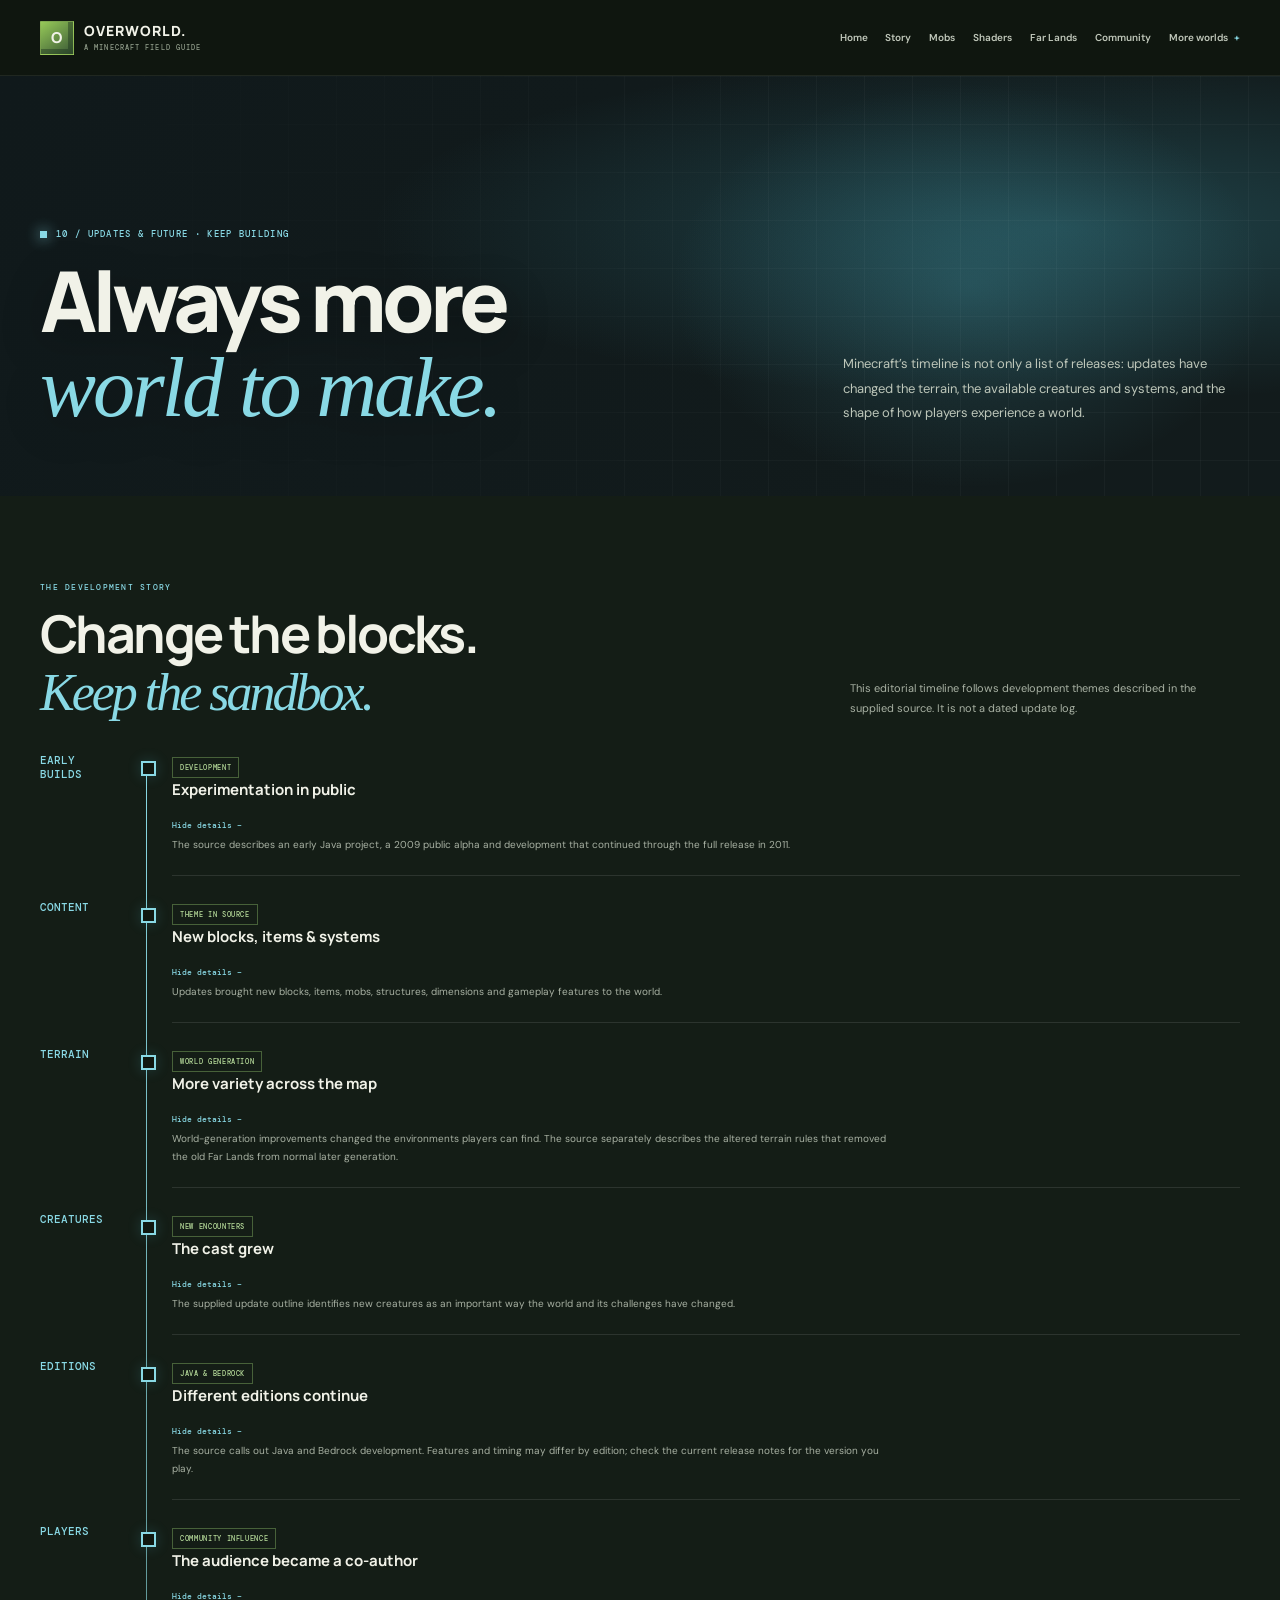
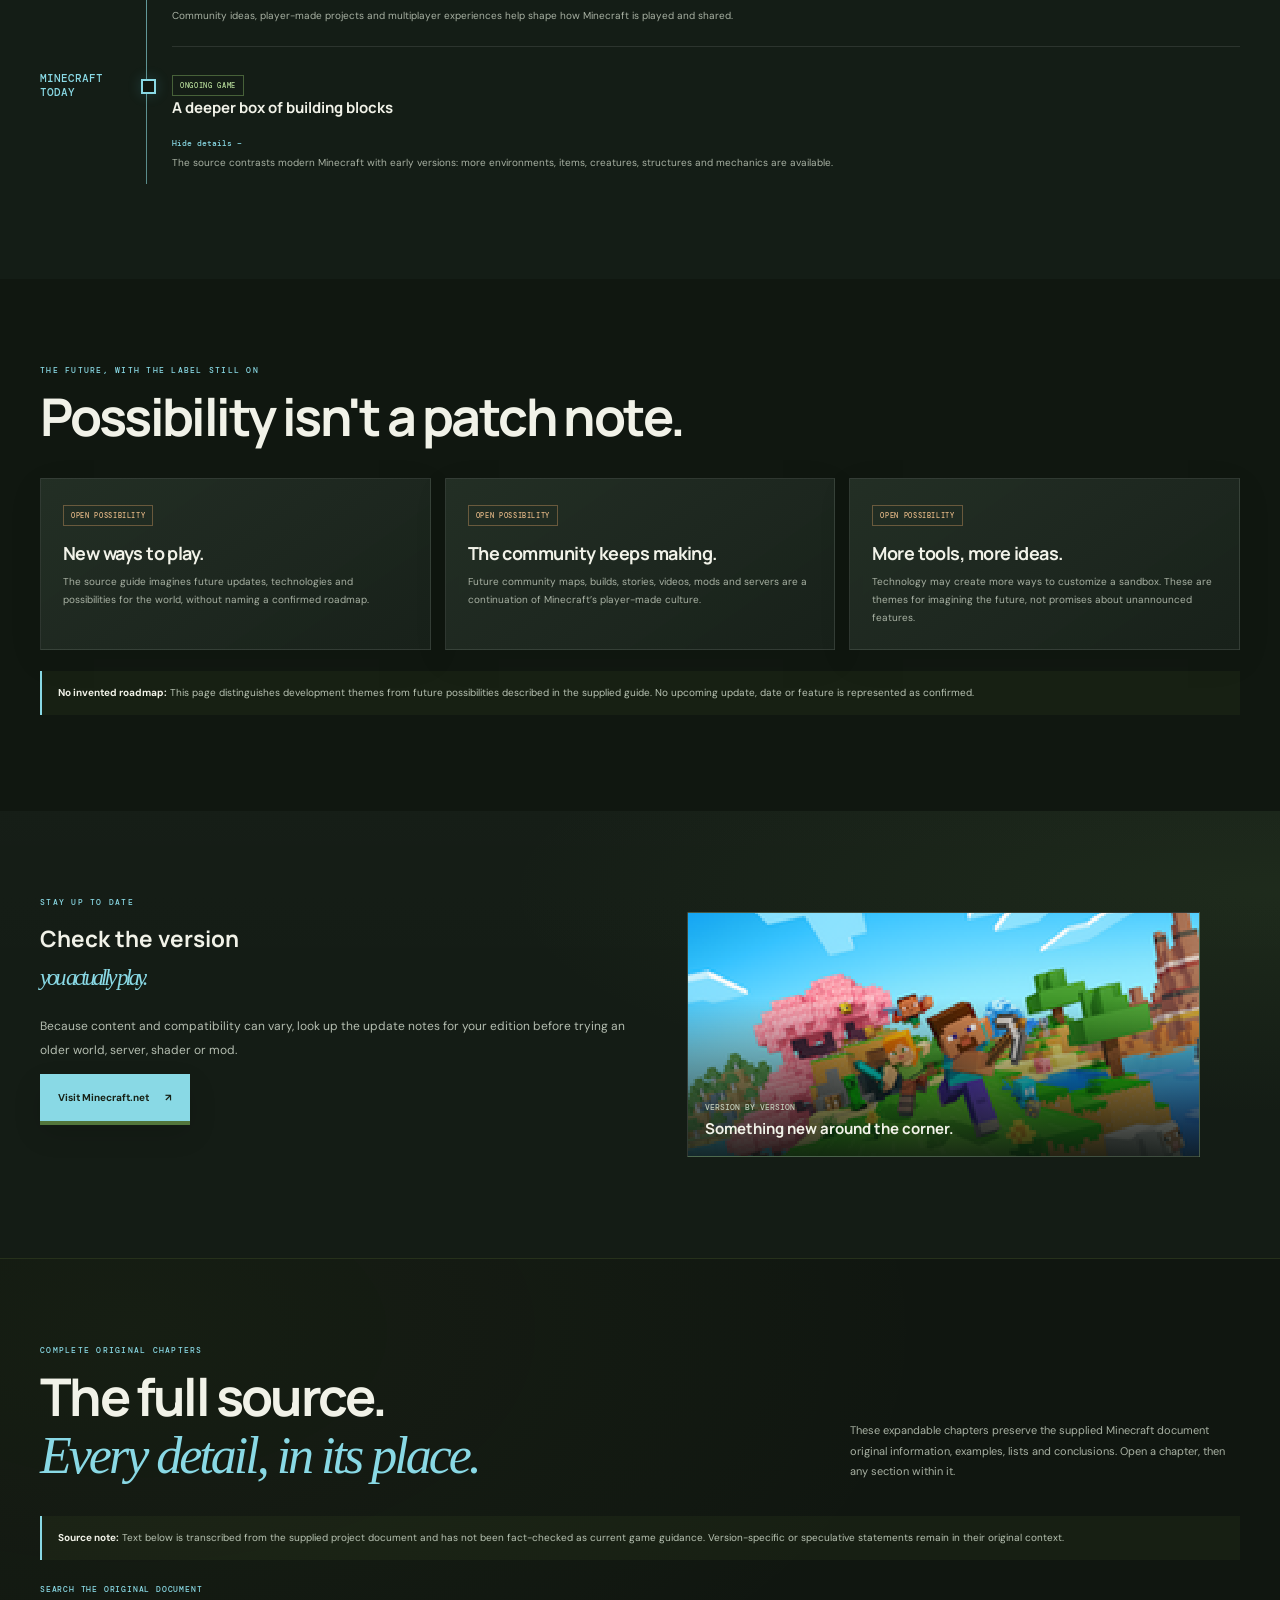
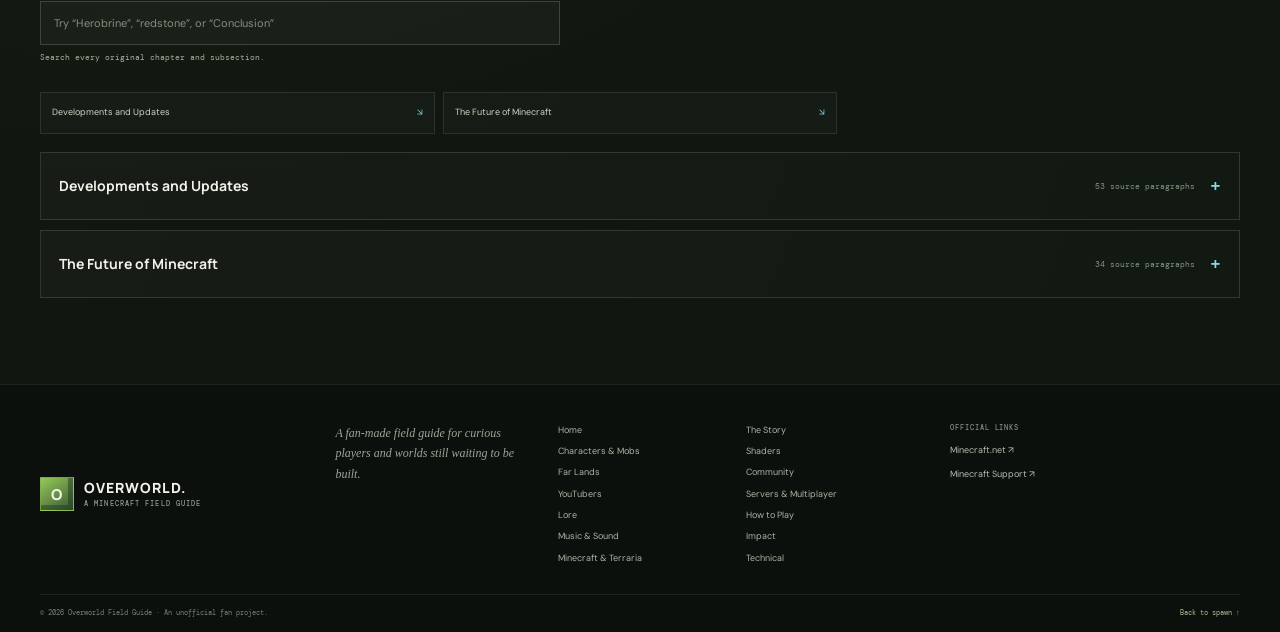
<file: Minecraft-Website/updates.html>
<!doctype html>
<html lang="en"><head>
  <meta charset="utf-8"><meta name="viewport" content="width=device-width, initial-scale=1"><meta name="theme-color" content="#101710"><meta name="description" content="Explore Minecraft's development and update themes, from the early public builds to evolving terrain, mobs, editions and community influence.">
  <title>Minecraft Updates &amp; Future — Overworld</title><link rel="preconnect" href="https://fonts.googleapis.com"><link rel="preconnect" href="https://fonts.gstatic.com" crossorigin><link href="https://fonts.googleapis.com/css2?family=DM+Mono:wght@400;500&family=DM+Sans:wght@400;500;600;700&family=Manrope:wght@400;500;600;700;800&display=swap" rel="stylesheet"><link rel="stylesheet" href="css/style.css"><script src="js/script.js" defer></script>
</head><body data-page="updates">
<a class="skip-link" href="#main">Skip to content</a><header class="site-header"><div class="container nav-wrap"><a class="brand" href="index.html"><span class="brand-mark">O</span><span>OVERWORLD.<small>A MINECRAFT FIELD GUIDE</small></span></a><button class="menu-toggle" type="button" aria-expanded="false" aria-controls="primary-navigation" aria-label="Open navigation"><span></span><span></span></button><nav class="primary-nav" id="primary-navigation" aria-label="Main navigation"><a data-page-link="home" href="index.html">Home</a><a data-page-link="story" href="story.html">Story</a><a data-page-link="mobs" href="mobs.html">Mobs</a><a data-page-link="shaders" href="shaders.html">Shaders</a><a data-page-link="farlands" href="farlands.html">Far Lands</a><a data-page-link="community" href="community.html">Community</a><details class="nav-more"><summary>More worlds</summary><div class="nav-more-menu"><a data-page-link="youtubers" href="youtubers.html">YouTubers</a><a data-page-link="servers" href="servers.html">Servers</a><a data-page-link="lore" href="lore.html">Lore</a><a data-page-link="how-to-play" href="how-to-play.html">How to Play</a><a data-page-link="updates" href="updates.html">Updates &amp; Future</a><a data-page-link="music" href="music.html">Music &amp; Sound</a><a data-page-link="impact" href="impact.html">Impact</a></div></details></nav></div></header>
<main id="main">
  <section class="page-hero"><div class="container page-hero-inner"><div><p class="page-kicker">10 / UPDATES &amp; FUTURE · KEEP BUILDING</p><h1>Always more<br><em>world to make.</em></h1></div><p class="page-intro">Minecraft’s timeline is not only a list of releases: updates have changed the terrain, the available creatures and systems, and the shape of how players experience a world.</p></div></section>
  <section class="section section-alt"><div class="container"><div class="section-heading"><div><p class="eyebrow"><strong>THE DEVELOPMENT STORY</strong></p><h2>Change the blocks.<br><span class="display-accent">Keep the sandbox.</span></h2></div><p class="section-lead">This editorial timeline follows development themes described in the supplied source. It is not a dated update log.</p></div><div class="timeline">
    <article class="timeline-item"><span class="timeline-year">EARLY BUILDS</span><div class="timeline-content"><span class="tag-label tag-established">DEVELOPMENT</span><h3>Experimentation in public</h3><p>The source describes an early Java project, a 2009 public alpha and development that continued through the full release in 2011.</p></div></article>
    <article class="timeline-item"><span class="timeline-year">CONTENT</span><div class="timeline-content"><span class="tag-label tag-established">THEME IN SOURCE</span><h3>New blocks, items &amp; systems</h3><p>Updates brought new blocks, items, mobs, structures, dimensions and gameplay features to the world.</p></div></article>
    <article class="timeline-item"><span class="timeline-year">TERRAIN</span><div class="timeline-content"><span class="tag-label tag-established">WORLD GENERATION</span><h3>More variety across the map</h3><p>World-generation improvements changed the environments players can find. The source separately describes the altered terrain rules that removed the old Far Lands from normal later generation.</p></div></article>
    <article class="timeline-item"><span class="timeline-year">CREATURES</span><div class="timeline-content"><span class="tag-label tag-established">NEW ENCOUNTERS</span><h3>The cast grew</h3><p>The supplied update outline identifies new creatures as an important way the world and its challenges have changed.</p></div></article>
    <article class="timeline-item"><span class="timeline-year">EDITIONS</span><div class="timeline-content"><span class="tag-label tag-established">JAVA &amp; BEDROCK</span><h3>Different editions continue</h3><p>The source calls out Java and Bedrock development. Features and timing may differ by edition; check the current release notes for the version you play.</p></div></article>
    <article class="timeline-item"><span class="timeline-year">PLAYERS</span><div class="timeline-content"><span class="tag-label tag-established">COMMUNITY INFLUENCE</span><h3>The audience became a co-author</h3><p>Community ideas, player-made projects and multiplayer experiences help shape how Minecraft is played and shared.</p></div></article>
    <article class="timeline-item"><span class="timeline-year">MINECRAFT TODAY</span><div class="timeline-content"><span class="tag-label tag-established">ONGOING GAME</span><h3>A deeper box of building blocks</h3><p>The source contrasts modern Minecraft with early versions: more environments, items, creatures, structures and mechanics are available.</p></div></article>
  </div></div></section>
  <section class="section section-dark"><div class="container"><div class="section-heading"><div><p class="eyebrow"><strong>THE FUTURE, WITH THE LABEL STILL ON</strong></p><h2>Possibility isn't a patch note.</h2></div></div><div class="grid grid-3">
    <article class="card"><span class="tag-label tag-theory">OPEN POSSIBILITY</span><h3>New ways to play.</h3><p>The source guide imagines future updates, technologies and possibilities for the world, without naming a confirmed roadmap.</p></article><article class="card"><span class="tag-label tag-theory">OPEN POSSIBILITY</span><h3>The community keeps making.</h3><p>Future community maps, builds, stories, videos, mods and servers are a continuation of Minecraft’s player-made culture.</p></article><article class="card"><span class="tag-label tag-theory">OPEN POSSIBILITY</span><h3>More tools, more ideas.</h3><p>Technology may create more ways to customize a sandbox. These are themes for imagining the future, not promises about unannounced features.</p></article>
  </div><p class="note" style="margin-top:21px"><strong>No invented roadmap:</strong> This page distinguishes development themes from future possibilities described in the supplied guide. No upcoming update, date or feature is represented as confirmed.</p></div></section>
  <section class="section section-grass"><div class="container grid grid-2"><div><p class="eyebrow"><strong>STAY UP TO DATE</strong></p><h2>Check the version<br><span class="display-accent">you actually play.</span></h2><p class="body-copy">Because content and compatibility can vary, look up the update notes for your edition before trying an older world, server, shader or mod.</p><a class="button" href="https://www.minecraft.net/en-us" target="_blank" rel="noopener noreferrer">Visit Minecraft.net <span>↗</span></a></div><figure class="image-card" style="min-height:245px"><img src="images/image3.png" alt="A bright Minecraft world ready to explore" loading="lazy"><span class="image-card-overlay"><span>VERSION BY VERSION</span><strong>Something new around the corner.</strong></span></figure></div></section>
<section class="section section-source-archive" id="original-source"><div class="container">
<p class="eyebrow"><strong>COMPLETE ORIGINAL CHAPTERS</strong></p>
<div class="section-heading"><div><h2>The full source.<br><span class="display-accent">Every detail, in its place.</span></h2></div><p class="section-lead">These expandable chapters preserve the supplied Minecraft document original information, examples, lists and conclusions. Open a chapter, then any section within it.</p></div>
<p class="note archive-notice"><strong>Source note:</strong> Text below is transcribed from the supplied project document and has not been fact-checked as current game guidance. Version-specific or speculative statements remain in their original context.</p>
<nav class="archive-index" aria-label="Original source chapters">
<a href="#source-developments-and-updates">Developments and Updates <span aria-hidden="true">↘</span></a>
<a href="#source-the-future-of-minecraft">The Future of Minecraft <span aria-hidden="true">↘</span></a>
</nav><div class="archive-chapters">
<details class="archive-chapter" id="source-developments-and-updates"><summary><span class="archive-chapter-name">Developments and Updates</span><span class="archive-chapter-count">53 source paragraphs</span></summary><div class="archive-chapter-body">
<details class="archive-subsection archive-level-1"><summary>Developments and Updates</summary><div class="archive-subsection-body">
<p>Minecraft has changed greatly since its early development. Over the years, Mojang has released many updates that introduced new blocks, items, mobs, biomes, structures, dimensions, and gameplay features. These updates have helped Minecraft remain fresh while keeping its original focus on creativity, exploration, and survival.</p>
<details class="archive-subsection archive-level-2"><summary>1. Early Development</summary><div class="archive-subsection-body">
<p>Minecraft began as a small sandbox game created by Markus Persson, also known as Notch. As development continued, new features were gradually added and the game attracted a growing community of players.</p>
<ul class="archive-list">
<li>Early versions introduced the basic systems of mining, crafting, building, and survival.</li>
<li>New blocks, items, creatures, and world-generation features were added as development progressed.</li>
<li>The game eventually reached its full release in 2011.</li>
<li>After Jens Bergensten became the lead developer, development continued with many new features and improvements.</li>
</ul>
</div></details>
<details class="archive-subsection archive-level-2"><summary>2. Major Content Updates</summary><div class="archive-subsection-body">
<p>As Minecraft became more popular, Mojang began releasing large updates that significantly expanded the game.</p>
<ul class="archive-list">
<li>Updates introduced new biomes, structures, blocks, mobs, and gameplay mechanics.</li>
<li>The Nether received major changes that added new biomes, creatures, blocks, and structures.</li>
<li>The Caves &amp; Cliffs updates greatly changed underground generation and introduced larger caves, mountains, and new resources.</li>
<li>The Wild Update added new environments and features, including the Deep Dark and the Warden.</li>
<li>More recent updates have continued adding new features and improving existing parts of the game.</li>
</ul>
</div></details>
<details class="archive-subsection archive-level-2"><summary>3. Improvements to World Generation</summary><div class="archive-subsection-body">
<p>World generation has changed considerably throughout Minecraft&#39;s development.</p>
<ul class="archive-list">
<li>Older versions had simpler terrain and cave systems.</li>
<li>Later updates introduced larger caves, taller mountains, deeper underground areas, and more varied landscapes.</li>
<li>New structures and biomes have given players more reasons to explore.</li>
<li>These changes have made Minecraft worlds more diverse while keeping procedural generation as an important part of the game.</li>
</ul>
</div></details>
<details class="archive-subsection archive-level-2"><summary>4. New Mobs and Creatures</summary><div class="archive-subsection-body">
<p>New creatures have regularly been introduced through updates.</p>
<ul class="archive-list">
<li>Many updates have added new passive, neutral, and hostile mobs.</li>
<li>Some creatures have introduced new gameplay mechanics and challenges.</li>
<li>The Warden, for example, introduced a powerful underground threat connected with the Deep Dark.</li>
<li>New animals have also made different environments feel more alive.</li>
</ul>
</div></details>
<details class="archive-subsection archive-level-2"><summary>5. Changes to Gameplay</summary><div class="archive-subsection-body">
<p>Minecraft updates have not only added content but have also changed how players interact with the game.</p>
<ul class="archive-list">
<li>New blocks and items have created new building and crafting possibilities.</li>
<li>New mechanics have allowed players to create more complicated farms, machines, and structures.</li>
<li>Combat, exploration, trading, and transportation have received improvements over the years.</li>
<li>Updates often give players new ways to approach existing challenges.</li>
</ul>
</div></details>
<details class="archive-subsection archive-level-2"><summary>6. Java and Bedrock Development</summary><div class="archive-subsection-body">
<p>Minecraft developed into two major editions with different technical foundations: Java Edition and Bedrock Edition.</p>
<ul class="archive-list">
<li>Java Edition continued to be developed for computers and became well known for its modding and customization possibilities.</li>
<li>Bedrock Edition was developed for a wide range of platforms and supports cross-platform multiplayer.</li>
<li>Both editions have continued receiving updates, although some features and mechanics can differ between them.</li>
<li>Development of both editions has helped Minecraft reach players on many different devices.</li>
</ul>
</div></details>
<details class="archive-subsection archive-level-2"><summary>7. Community Influence</summary><div class="archive-subsection-body">
<p>Minecraft&#39;s development has also been influenced by its large player community.</p>
<ul class="archive-list">
<li>Players often suggest features and improvements through feedback and community discussions.</li>
<li>Minecraft Live and other official events have allowed players to learn about upcoming features.</li>
<li>Community-created mods, maps, resource packs, and other content have inspired new ways of playing the game.</li>
<li>The long-term involvement of the community has helped Minecraft continue evolving.</li>
</ul>
</div></details>
<details class="archive-subsection archive-level-2"><summary>8. Minecraft Today</summary><div class="archive-subsection-body">
<p>Modern Minecraft contains far more content than the game had during its early years.</p>
<ul class="archive-list">
<li>Players can explore a much larger variety of environments.</li>
<li>The game contains many more blocks, items, creatures, structures, and mechanics.</li>
<li>Regular updates continue to introduce new content and improvements.</li>
<li>Despite these changes, the basic ideas of mining, crafting, building, exploration, and survival remain at the heart of the game.</li>
</ul>
</div></details>
<details class="archive-subsection archive-level-2"><summary>Conclusion</summary><div class="archive-subsection-body">
<p>Minecraft&#39;s development has been a long process of adding new ideas while preserving the basic gameplay that made the game successful. From its early versions to modern updates, the game has continued to expand through new content, improved world generation, new creatures, and gameplay features. This constant development has helped Minecraft remain an evolving game rather than a fixed experience.</p>
</div></details>
</div></details>
</div></details>
<details class="archive-chapter" id="source-the-future-of-minecraft"><summary><span class="archive-chapter-name">The Future of Minecraft</span><span class="archive-chapter-count">34 source paragraphs</span></summary><div class="archive-chapter-body">
<details class="archive-subsection archive-level-1"><summary>The Future of Minecraft</summary><div class="archive-subsection-body">
<p>Minecraft has been developing for many years, and its future is likely to bring even more changes to the game. Mojang continues to add new content, improve existing features, and listen to the Minecraft community. Even though the game has changed greatly since its release, its main idea of creativity, exploration, and freedom is expected to remain important.</p>
<details class="archive-subsection archive-level-2"><summary>1. Future Updates</summary><div class="archive-subsection-body">
<p>Minecraft is expected to continue receiving regular updates with new features and improvements.</p>
<p>Future updates may introduce new blocks, items, mobs, biomes, and structures.</p>
<p>Existing parts of the game may receive improvements and changes.</p>
<p>Updates can give players new reasons to explore and create.</p>
<p>Mojang can continue improving the performance and stability of the game.</p>
</div></details>
<details class="archive-subsection archive-level-2"><summary>2. New Possibilities for the World</summary><div class="archive-subsection-body">
<p>The Minecraft world could become even more detailed and varied in the future.</p>
<p>New environments could provide different places to explore.</p>
<p>Underground areas and structures could become more interesting.</p>
<p>More unique locations could be added to encourage exploration.</p>
<p>World generation may continue to improve as the game develops.</p>
</div></details>
<details class="archive-subsection archive-level-2"><summary>3. The Minecraft Community</summary><div class="archive-subsection-body">
<p>The community will continue to play an important role in Minecraft&#39;s future.</p>
<p>Players can share ideas and feedback with Mojang.</p>
<p>Content creators can create new challenges, stories, and ways to play.</p>
<p>Mods, maps, resource packs, and other community creations can continue to expand the game.</p>
<p>Multiplayer communities and servers can create their own experiences.</p>
</div></details>
<details class="archive-subsection archive-level-2"><summary>4. Technology and Minecraft</summary><div class="archive-subsection-body">
<p>As technology improves, Minecraft may also benefit from new hardware and software.</p>
<p>Better computers and devices can allow Minecraft to run more smoothly.</p>
<p>Graphics and visual effects could continue to improve.</p>
<p>New technologies may create new ways to experience the game.</p>
<p>Minecraft could become available on more platforms in the future.</p>
</div></details>
<details class="archive-subsection archive-level-2"><summary>5. Minecraft&#39;s Long-Term Future</summary><div class="archive-subsection-body">
<p>Minecraft has remained popular for many years because it gives players freedom to play in different ways. Its future will likely continue to build on this idea.</p>
<p>Players will still be able to build and explore their own worlds.</p>
<p>New generations of players can discover the game.</p>
<p>The community can continue creating new ideas and experiences.</p>
<p>Minecraft can continue changing without losing its basic identity.</p>
</div></details>
<details class="archive-subsection archive-level-2"><summary>Conclusion</summary><div class="archive-subsection-body">
<p>The future of Minecraft is difficult to predict, but the game will likely continue to grow and change. New updates, technology, community creations, and improvements can make Minecraft even larger and more interesting. At the same time, the basic ideas of creativity, exploration, and freedom that made Minecraft successful can remain at the heart of the game.</p>
</div></details>
</div></details>
</div></details>
</div></div></section>
</main><footer class="site-footer"><div class="container footer-main"><a class="brand" href="index.html"><span class="brand-mark">O</span><span>OVERWORLD.<small>A MINECRAFT FIELD GUIDE</small></span></a><p class="footer-description">A fan-made field guide for curious players and worlds still waiting to be built.</p><nav class="footer-links" aria-label="Explore the guide"><a href="index.html">Home</a><a href="story.html">The Story</a><a href="mobs.html">Characters &amp; Mobs</a><a href="shaders.html">Shaders</a><a href="farlands.html">Far Lands</a><a href="community.html">Community</a><a href="youtubers.html">YouTubers</a><a href="servers.html">Servers &amp; Multiplayer</a><a href="lore.html">Lore</a><a href="how-to-play.html">How to Play</a><a href="music.html">Music &amp; Sound</a><a href="impact.html">Impact</a></nav><div class="footer-outbound"><span>OFFICIAL LINKS</span><a href="https://www.minecraft.net/en-us" target="_blank" rel="noopener noreferrer">Minecraft.net ↗</a><a href="https://help.minecraft.net/hc/en-us" target="_blank" rel="noopener noreferrer">Minecraft Support ↗</a></div></div><div class="container footer-bottom"><span>© <span data-year></span> Overworld Field Guide · An unofficial fan project.</span><a href="#main">Back to spawn ↑</a></div></footer><a class="back-to-top" href="#main" aria-label="Back to top">↑</a>
</body></html>
</file>
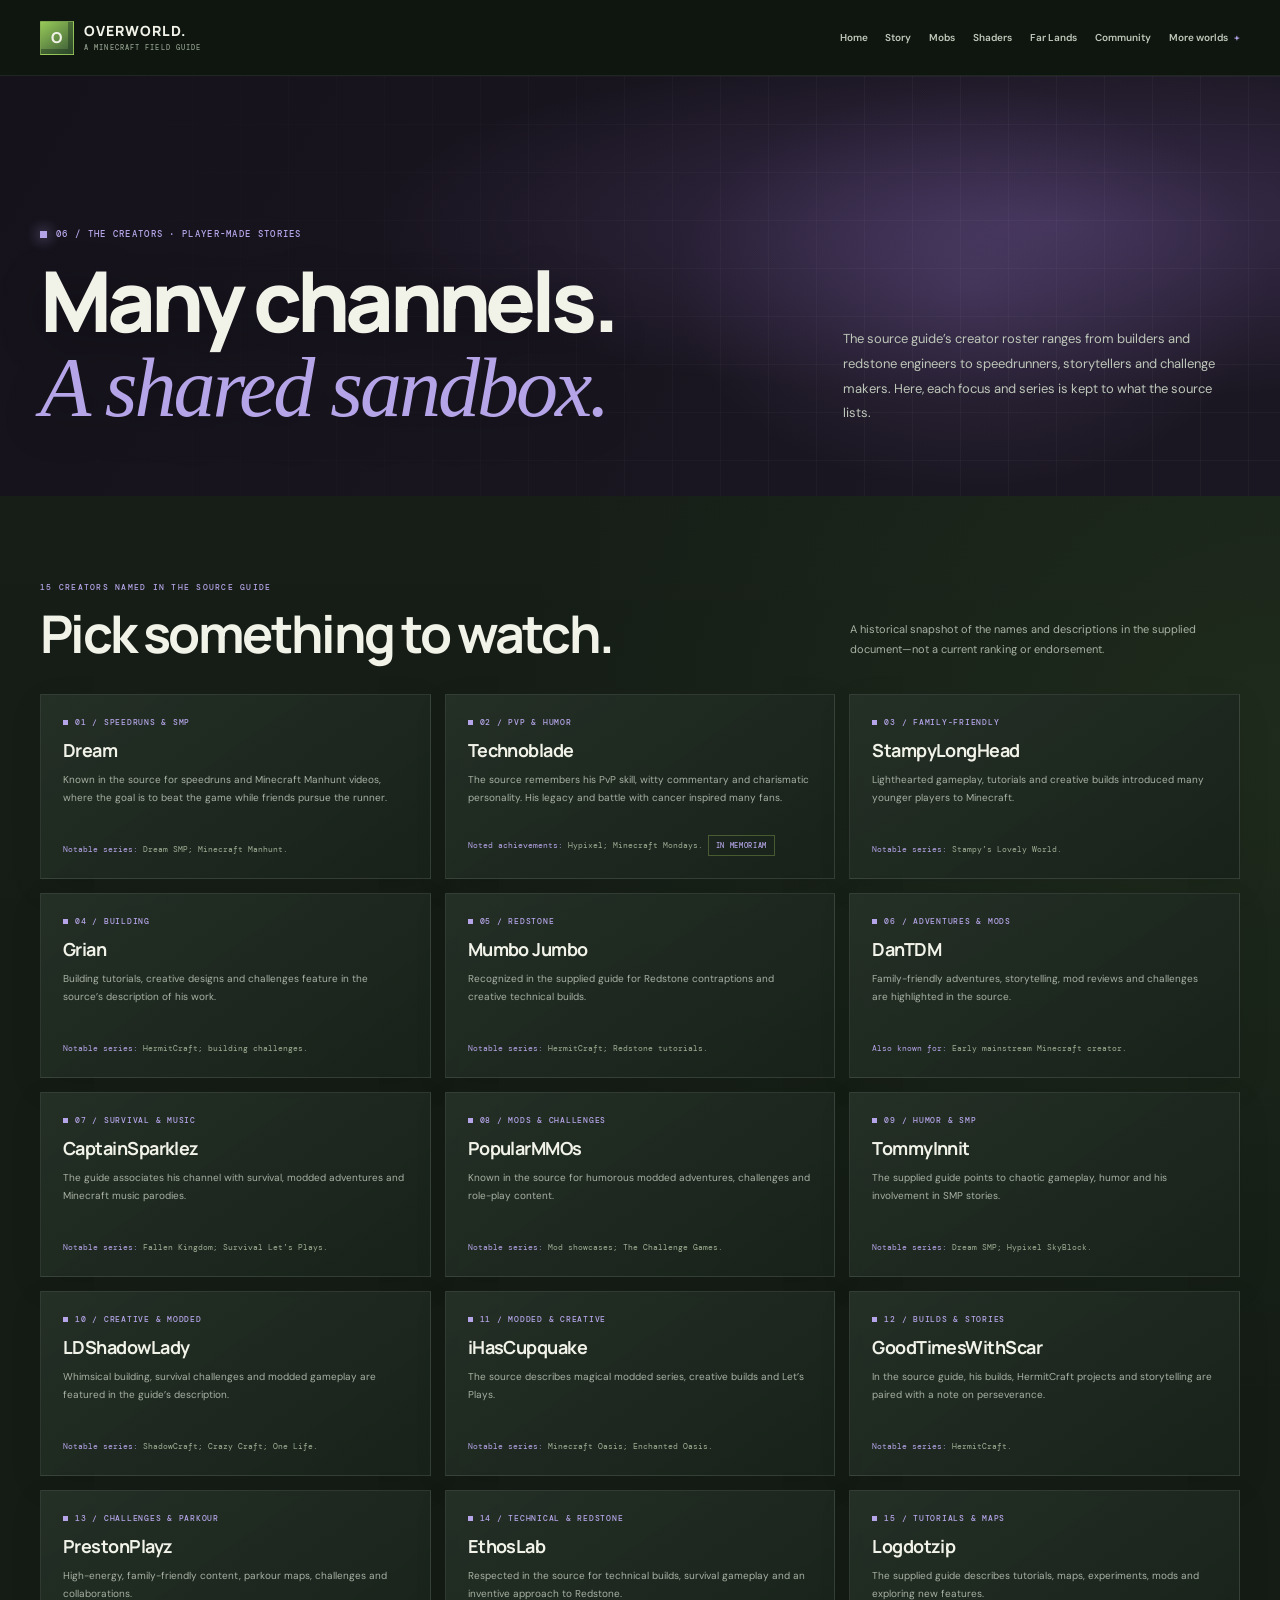
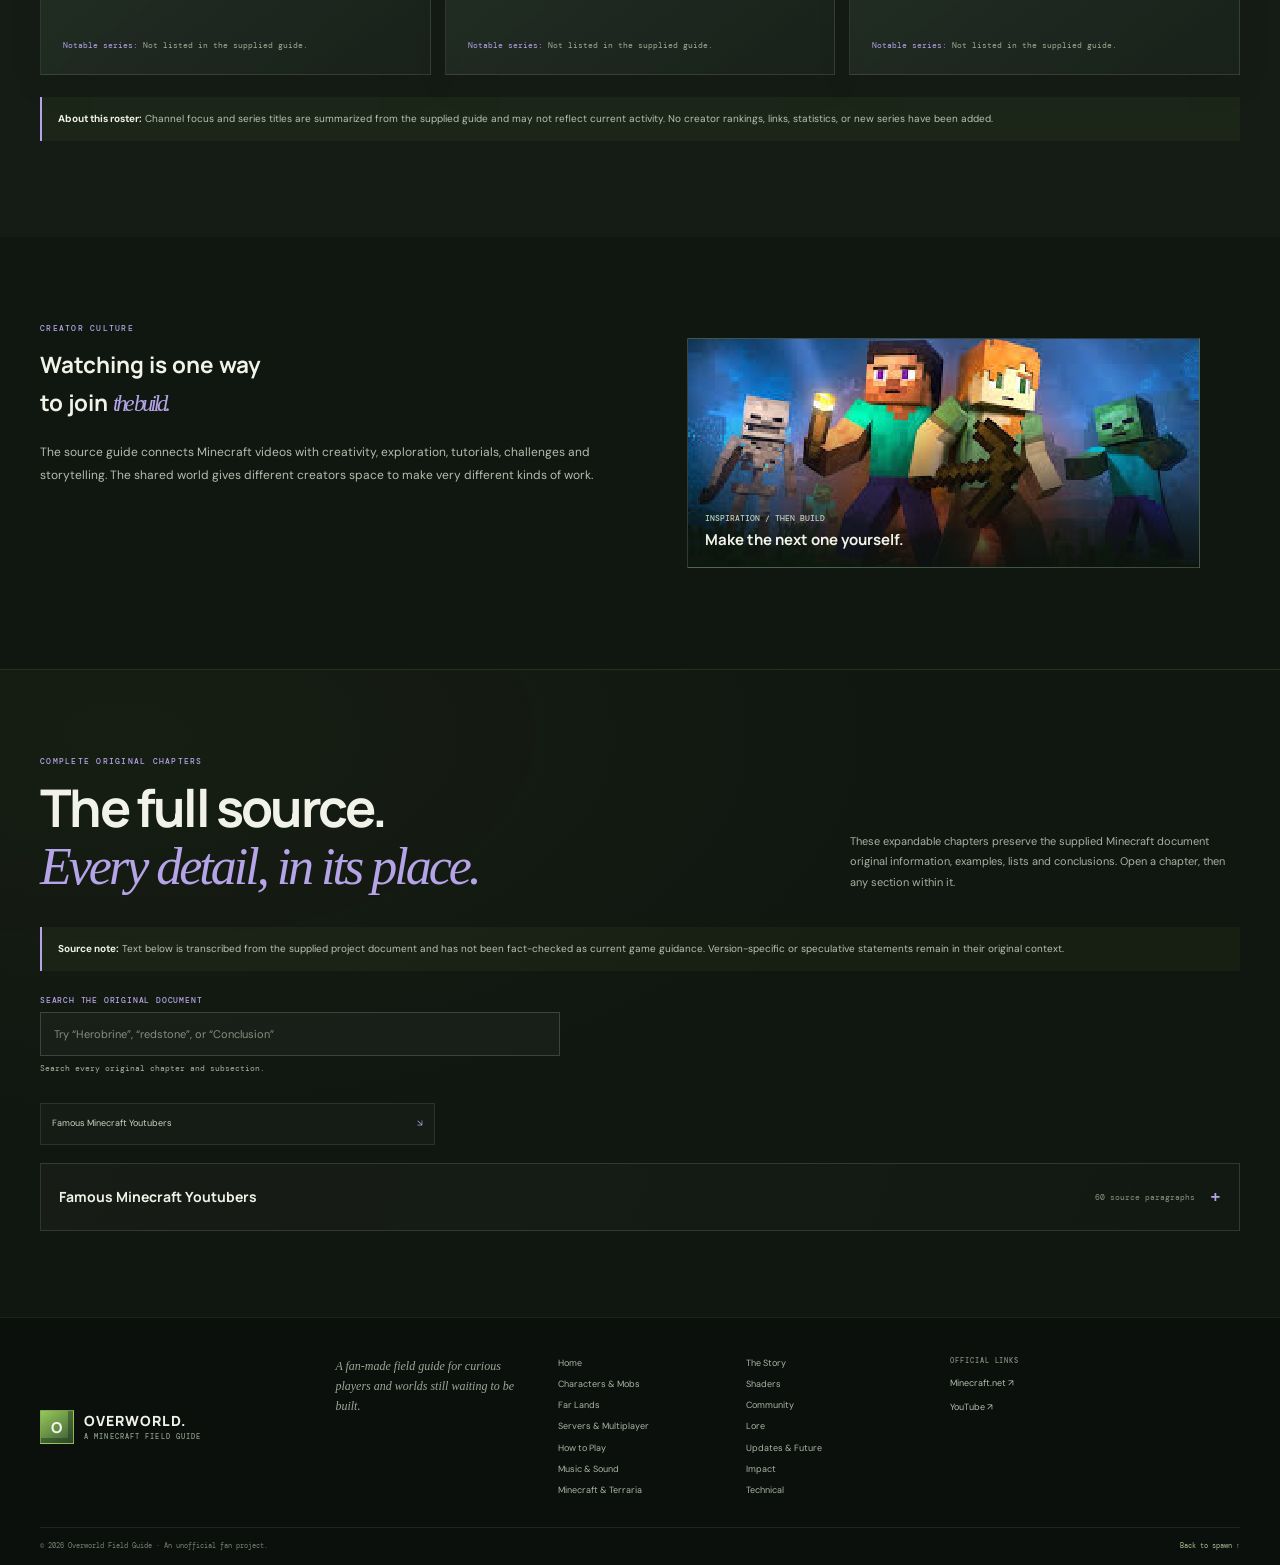
<file: Minecraft-Website/youtubers.html>
<!doctype html>
<html lang="en"><head>
  <meta charset="utf-8"><meta name="viewport" content="width=device-width, initial-scale=1"><meta name="theme-color" content="#101710"><meta name="description" content="The Minecraft YouTubers named in the supplied guide, with their channel focus and listed series.">
  <title>Minecraft YouTubers — Overworld</title><link rel="preconnect" href="https://fonts.googleapis.com"><link rel="preconnect" href="https://fonts.gstatic.com" crossorigin><link href="https://fonts.googleapis.com/css2?family=DM+Mono:wght@400;500&family=DM+Sans:wght@400;500;600;700&family=Manrope:wght@400;500;600;700;800&display=swap" rel="stylesheet"><link rel="stylesheet" href="css/style.css"><script src="js/script.js" defer></script>
</head><body data-page="youtubers">
<a class="skip-link" href="#main">Skip to content</a><header class="site-header"><div class="container nav-wrap"><a class="brand" href="index.html"><span class="brand-mark">O</span><span>OVERWORLD.<small>A MINECRAFT FIELD GUIDE</small></span></a><button class="menu-toggle" type="button" aria-expanded="false" aria-controls="primary-navigation" aria-label="Open navigation"><span></span><span></span></button><nav class="primary-nav" id="primary-navigation" aria-label="Main navigation"><a data-page-link="home" href="index.html">Home</a><a data-page-link="story" href="story.html">Story</a><a data-page-link="mobs" href="mobs.html">Mobs</a><a data-page-link="shaders" href="shaders.html">Shaders</a><a data-page-link="farlands" href="farlands.html">Far Lands</a><a data-page-link="community" href="community.html">Community</a><details class="nav-more"><summary>More worlds</summary><div class="nav-more-menu"><a data-page-link="youtubers" href="youtubers.html">YouTubers</a><a data-page-link="servers" href="servers.html">Servers</a><a data-page-link="lore" href="lore.html">Lore</a><a data-page-link="how-to-play" href="how-to-play.html">How to Play</a><a data-page-link="updates" href="updates.html">Updates &amp; Future</a><a data-page-link="music" href="music.html">Music &amp; Sound</a><a data-page-link="impact" href="impact.html">Impact</a></div></details></nav></div></header>
<main id="main">
  <section class="page-hero"><div class="container page-hero-inner"><div><p class="page-kicker">06 / THE CREATORS · PLAYER-MADE STORIES</p><h1>Many channels.<br><em>A shared sandbox.</em></h1></div><p class="page-intro">The source guide’s creator roster ranges from builders and redstone engineers to speedrunners, storytellers and challenge makers. Here, each focus and series is kept to what the source lists.</p></div></section>
  <section class="section section-grass"><div class="container"><div class="section-heading"><div><p class="eyebrow"><strong>15 CREATORS NAMED IN THE SOURCE GUIDE</strong></p><h2>Pick something to watch.</h2></div><p class="section-lead">A historical snapshot of the names and descriptions in the supplied document—not a current ranking or endorsement.</p></div>
    <div class="grid grid-3">
      <article class="card profile-card"><span class="card-tag">01 / SPEEDRUNS &amp; SMP</span><h3>Dream</h3><p>Known in the source for speedruns and Minecraft Manhunt videos, where the goal is to beat the game while friends pursue the runner.</p><p class="profile-special"><strong>Notable series:</strong> Dream SMP; Minecraft Manhunt.</p></article>
      <article class="card profile-card"><span class="card-tag">02 / PVP &amp; HUMOR</span><h3>Technoblade</h3><p>The source remembers his PvP skill, witty commentary and charismatic personality. His legacy and battle with cancer inspired many fans.</p><p class="profile-special"><strong>Noted achievements:</strong> Hypixel; Minecraft Mondays. <span class="tag-label">IN MEMORIAM</span></p></article>
      <article class="card profile-card"><span class="card-tag">03 / FAMILY-FRIENDLY</span><h3>StampyLongHead</h3><p>Lighthearted gameplay, tutorials and creative builds introduced many younger players to Minecraft.</p><p class="profile-special"><strong>Notable series:</strong> Stampy’s Lovely World.</p></article>
      <article class="card profile-card"><span class="card-tag">04 / BUILDING</span><h3>Grian</h3><p>Building tutorials, creative designs and challenges feature in the source’s description of his work.</p><p class="profile-special"><strong>Notable series:</strong> HermitCraft; building challenges.</p></article>
      <article class="card profile-card"><span class="card-tag">05 / REDSTONE</span><h3>Mumbo Jumbo</h3><p>Recognized in the supplied guide for Redstone contraptions and creative technical builds.</p><p class="profile-special"><strong>Notable series:</strong> HermitCraft; Redstone tutorials.</p></article>
      <article class="card profile-card"><span class="card-tag">06 / ADVENTURES &amp; MODS</span><h3>DanTDM</h3><p>Family-friendly adventures, storytelling, mod reviews and challenges are highlighted in the source.</p><p class="profile-special"><strong>Also known for:</strong> Early mainstream Minecraft creator.</p></article>
      <article class="card profile-card"><span class="card-tag">07 / SURVIVAL &amp; MUSIC</span><h3>CaptainSparklez</h3><p>The guide associates his channel with survival, modded adventures and Minecraft music parodies.</p><p class="profile-special"><strong>Notable series:</strong> Fallen Kingdom; Survival Let’s Plays.</p></article>
      <article class="card profile-card"><span class="card-tag">08 / MODS &amp; CHALLENGES</span><h3>PopularMMOs</h3><p>Known in the source for humorous modded adventures, challenges and role-play content.</p><p class="profile-special"><strong>Notable series:</strong> Mod showcases; The Challenge Games.</p></article>
      <article class="card profile-card"><span class="card-tag">09 / HUMOR &amp; SMP</span><h3>TommyInnit</h3><p>The supplied guide points to chaotic gameplay, humor and his involvement in SMP stories.</p><p class="profile-special"><strong>Notable series:</strong> Dream SMP; Hypixel SkyBlock.</p></article>
      <article class="card profile-card"><span class="card-tag">10 / CREATIVE &amp; MODDED</span><h3>LDShadowLady</h3><p>Whimsical building, survival challenges and modded gameplay are featured in the guide’s description.</p><p class="profile-special"><strong>Notable series:</strong> ShadowCraft; Crazy Craft; One Life.</p></article>
      <article class="card profile-card"><span class="card-tag">11 / MODDED &amp; CREATIVE</span><h3>iHasCupquake</h3><p>The source describes magical modded series, creative builds and Let’s Plays.</p><p class="profile-special"><strong>Notable series:</strong> Minecraft Oasis; Enchanted Oasis.</p></article>
      <article class="card profile-card"><span class="card-tag">12 / BUILDS &amp; STORIES</span><h3>GoodTimesWithScar</h3><p>In the source guide, his builds, HermitCraft projects and storytelling are paired with a note on perseverance.</p><p class="profile-special"><strong>Notable series:</strong> HermitCraft.</p></article>
      <article class="card profile-card"><span class="card-tag">13 / CHALLENGES &amp; PARKOUR</span><h3>PrestonPlayz</h3><p>High-energy, family-friendly content, parkour maps, challenges and collaborations.</p><p class="profile-special"><strong>Notable series:</strong> Not listed in the supplied guide.</p></article>
      <article class="card profile-card"><span class="card-tag">14 / TECHNICAL &amp; REDSTONE</span><h3>EthosLab</h3><p>Respected in the source for technical builds, survival gameplay and an inventive approach to Redstone.</p><p class="profile-special"><strong>Notable series:</strong> Not listed in the supplied guide.</p></article>
      <article class="card profile-card"><span class="card-tag">15 / TUTORIALS &amp; MAPS</span><h3>Logdotzip</h3><p>The supplied guide describes tutorials, maps, experiments, mods and exploring new features.</p><p class="profile-special"><strong>Notable series:</strong> Not listed in the supplied guide.</p></article>
    </div>
    <p class="note" style="margin-top:22px"><strong>About this roster:</strong> Channel focus and series titles are summarized from the supplied guide and may not reflect current activity. No creator rankings, links, statistics, or new series have been added.</p>
  </div></section>
  <section class="section section-dark"><div class="container grid grid-2"><div><p class="eyebrow"><strong>CREATOR CULTURE</strong></p><h2>Watching is one way<br>to join <span class="display-accent">the build.</span></h2><p class="body-copy">The source guide connects Minecraft videos with creativity, exploration, tutorials, challenges and storytelling. The shared world gives different creators space to make very different kinds of work.</p></div><figure class="image-card" style="min-height:230px"><img src="images/image1.png" alt="Minecraft player characters facing a world of possibilities" loading="lazy"><span class="image-card-overlay"><span>INSPIRATION / THEN BUILD</span><strong>Make the next one yourself.</strong></span></figure></div></section>
<section class="section section-source-archive" id="original-source"><div class="container">
<p class="eyebrow"><strong>COMPLETE ORIGINAL CHAPTERS</strong></p>
<div class="section-heading"><div><h2>The full source.<br><span class="display-accent">Every detail, in its place.</span></h2></div><p class="section-lead">These expandable chapters preserve the supplied Minecraft document original information, examples, lists and conclusions. Open a chapter, then any section within it.</p></div>
<p class="note archive-notice"><strong>Source note:</strong> Text below is transcribed from the supplied project document and has not been fact-checked as current game guidance. Version-specific or speculative statements remain in their original context.</p>
<nav class="archive-index" aria-label="Original source chapters">
<a href="#source-famous-minecraft-youtubers">Famous Minecraft Youtubers <span aria-hidden="true">↘</span></a>
</nav><div class="archive-chapters">
<details class="archive-chapter" id="source-famous-minecraft-youtubers"><summary><span class="archive-chapter-name">Famous Minecraft Youtubers</span><span class="archive-chapter-count">60 source paragraphs</span></summary><div class="archive-chapter-body">
<p>Famous Minecraft Youtubers</p>
<p>Minecraft YouTubers have played a massive role in the game&#39;s popularity by creating engaging content that inspires creativity, exploration, and fun. Below is a list of some of the most famous Minecraft YouTubers and their contributions to the community:</p>
<details class="archive-subsection archive-level-3"><summary>1. Dream</summary><div class="archive-subsection-body">
<p>Channel Focus: Speedruns, Minecraft Manhunts, and SMP content.</p>
<p>Notable Series: Dream SMP, Minecraft Manhunt.</p>
<p>Why Famous: Dream is renowned for his innovative &quot;Minecraft Manhunt&quot; videos, where he tries to beat the game while being hunted by friends. His Dream SMP server also became a storytelling phenomenon, featuring many popular YouTubers and generating millions of views.</p>
</div></details>
<details class="archive-subsection archive-level-3"><summary>2. Technoblade (Rest in Peace)</summary><div class="archive-subsection-body">
<p>Channel Focus: PvP, Hypixel, and humorous challenges.</p>
<p>Notable Achievements: Dominated in Hypixel and Minecraft Mondays.</p>
<p>Legacy: Technoblade was celebrated for his PvP skills, witty commentary, and charismatic personality. His battle with cancer inspired millions, and his influence remains deeply felt in the community.</p>
</div></details>
<details class="archive-subsection archive-level-3"><summary>3. StampyLongHead</summary><div class="archive-subsection-body">
<p>Channel Focus: Family-friendly gameplay, tutorials, and creative builds.</p>
<p>Notable Series: &quot;Stampy’s Lovely World.&quot;</p>
<p>Why Famous: Stampy became a household name for his lighthearted and imaginative content aimed at younger audiences. His series &quot;Lovely World&quot; introduced millions of kids to Minecraft.</p>
</div></details>
<details class="archive-subsection archive-level-3"><summary>4. Grian</summary><div class="archive-subsection-body">
<p>Channel Focus: Building tutorials, HermitCraft, and creative designs.</p>
<p>Notable Series: HermitCraft server and building challenges.</p>
<p>Why Famous: Grian is known as the &quot;building expert&quot; of Minecraft YouTube. His tutorials inspire players to improve their creative skills, and his role in HermitCraft has made him a fan favorite.</p>
</div></details>
<details class="archive-subsection archive-level-3"><summary>5. Mumbo Jumbo</summary><div class="archive-subsection-body">
<p>Channel Focus: Redstone engineering, HermitCraft, and tutorials.</p>
<p>Notable Series: HermitCraft and Redstone tutorials.</p>
<p>Why Famous: Mumbo Jumbo is synonymous with Redstone contraptions. His creative and technical builds appeal to both casual players and Redstone enthusiasts.</p>
</div></details>
<details class="archive-subsection archive-level-3"><summary>6. DanTDM (The Diamond Minecart)</summary><div class="archive-subsection-body">
<p>Channel Focus: Family-friendly adventures, mod reviews, and challenges.</p>
<p>Notable Achievements: One of the earliest Minecraft creators to gain mainstream fame.</p>
<p>Why Famous: DanTDM captivated audiences with his storytelling, mod showcases, and charismatic personality. He became a key figure in introducing Minecraft to younger players.</p>
</div></details>
<details class="archive-subsection archive-level-3"><summary>7. CaptainSparklez</summary><div class="archive-subsection-body">
<p>Channel Focus: Survival gameplay, modded adventures, and music parodies.</p>
<p>Notable Series: &quot;Fallen Kingdom&quot; music series, Survival Let’s Plays.</p>
<p>Why Famous: CaptainSparklez&#39;s Minecraft music parodies, such as &quot;Revenge&quot; and &quot;Fallen Kingdom,&quot; became iconic and were some of the first viral Minecraft-related content.</p>
</div></details>
<details class="archive-subsection archive-level-3"><summary>8. PopularMMOs</summary><div class="archive-subsection-body">
<p>Channel Focus: Modded adventures, challenges, and roleplay.</p>
<p>Notable Series: Epic mod showcases and &quot;The Challenge Games.&quot;</p>
<p>Why Famous: PopularMMOs created humorous and exciting modded content alongside his then-partner, GamingWithJen. Their chemistry and creative ideas resonated with millions of viewers.</p>
</div></details>
<details class="archive-subsection archive-level-3"><summary>9. TommyInnit</summary><div class="archive-subsection-body">
<p>Channel Focus: Humor, chaotic gameplay, and SMP content.</p>
<p>Notable Series: Dream SMP and Hypixel Skyblock.</p>
<p>Why Famous: TommyInnit&#39;s hilarious personality, quick wit, and involvement in the Dream SMP made him one of the fastest-growing Minecraft YouTubers.</p>
</div></details>
<details class="archive-subsection archive-level-3"><summary>10. LDShadowLady</summary><div class="archive-subsection-body">
<p>Channel Focus: Creative building, survival challenges, and modded gameplay.</p>
<p>Notable Series: ShadowCraft, Crazy Craft, and One Life.</p>
<p>Why Famous: LDShadowLady’s whimsical and colorful content, combined with her engaging personality, appeals to a broad audience, particularly younger viewers.</p>
</div></details>
<details class="archive-subsection archive-level-3"><summary>11. iHasCupquake</summary><div class="archive-subsection-body">
<p>Channel Focus: Modded gameplay, creative builds, and Let’s Plays.</p>
<p>Notable Series: Minecraft Oasis, Enchanted Oasis.</p>
<p>Why Famous: iHasCupquake brought a fun and magical touch to Minecraft with her enchanting modded series, making her a favorite among fans of creative and story-driven gameplay.</p>
</div></details>
<details class="archive-subsection archive-level-3"><summary>12. GoodTimesWithScar</summary><div class="archive-subsection-body">
<p>Channel Focus: Stunning builds, HermitCraft, and storytelling.</p>
<p>Notable Series: HermitCraft.</p>
<p>Why Famous: Scar’s incredible building skills and inspiring perseverance despite health challenges have made him a beloved figure in the Minecraft community.</p>
</div></details>
<details class="archive-subsection archive-level-3"><summary>13. PrestonPlayz</summary><div class="archive-subsection-body">
<p>Channel Focus: Challenges, parkour maps, and multiplayer gameplay.</p>
<p>Why Famous: PrestonPlayz creates high-energy, family-friendly content, often featuring exciting challenges and collaborations.</p>
</div></details>
<details class="archive-subsection archive-level-3"><summary>14. EthosLab</summary><div class="archive-subsection-body">
<p>Channel Focus: Technical builds, survival gameplay, and Redstone.</p>
<p>Why Famous: EthosLab is highly respected for his innovative and technical approach to Minecraft, inspiring long-time players with his ingenuity.</p>
</div></details>
<details class="archive-subsection archive-level-3"><summary>15. Logdotzip</summary><div class="archive-subsection-body">
<p>Channel Focus: Tutorials, maps, and fun experiments.</p>
<p>Why Famous: Logdotzip is known for exploring new features, mods, and unique ways to enjoy Minecraft.</p>
<p>These YouTubers have shaped Minecraft&#39;s culture, inspiring countless players to explore, build, and create in their blocky worlds. Their creativity and storytelling ensure that Minecraft remains as captivating as ever.</p>
</div></details>
</div></details>
</div></div></section>
</main><footer class="site-footer"><div class="container footer-main"><a class="brand" href="index.html"><span class="brand-mark">O</span><span>OVERWORLD.<small>A MINECRAFT FIELD GUIDE</small></span></a><p class="footer-description">A fan-made field guide for curious players and worlds still waiting to be built.</p><nav class="footer-links" aria-label="Explore the guide"><a href="index.html">Home</a><a href="story.html">The Story</a><a href="mobs.html">Characters &amp; Mobs</a><a href="shaders.html">Shaders</a><a href="farlands.html">Far Lands</a><a href="community.html">Community</a><a href="servers.html">Servers &amp; Multiplayer</a><a href="lore.html">Lore</a><a href="how-to-play.html">How to Play</a><a href="updates.html">Updates &amp; Future</a><a href="music.html">Music &amp; Sound</a><a href="impact.html">Impact</a></nav><div class="footer-outbound"><span>OFFICIAL LINKS</span><a href="https://www.minecraft.net/en-us" target="_blank" rel="noopener noreferrer">Minecraft.net ↗</a><a href="https://www.youtube.com/" target="_blank" rel="noopener noreferrer">YouTube ↗</a></div></div><div class="container footer-bottom"><span>© <span data-year></span> Overworld Field Guide · An unofficial fan project.</span><a href="#main">Back to spawn ↑</a></div></footer><a class="back-to-top" href="#main" aria-label="Back to top">↑</a>
</body></html>
</file>
<file: Minecraft-Website/css/style.css>
:root {
  --bg: #101710;
  --bg-soft: #141d16;
  --panel: #1c281e;
  --panel-strong: #233225;
  --ink: #f1f2e8;
  --muted: #a8b1a3;
  --subtle: #7d8979;
  --line: #ffffff1a;
  --accent: #a8d360;
  --accent-dark: #52763c;
  --glow: #a8d36030;
  --display: "Manrope", "Arial", sans-serif;
  --body: "DM Sans", "Arial", sans-serif;
  --mono: "DM Mono", Consolas, monospace;
  --page-width: 1200px;
  font-synthesis: none;
  color-scheme: dark;
}

* { box-sizing: border-box; }
[hidden] { display: none !important; }
html { scroll-behavior: smooth; scroll-padding-top: 100px; background: var(--bg); }
body { margin: 0; background: var(--bg); color: var(--ink); font: 400 15px/1.7 var(--body); -webkit-font-smoothing: antialiased; }
body.menu-open { overflow: hidden; }
a { color: inherit; text-decoration: none; }
img { display: block; max-width: 100%; }
button, summary { font: inherit; }
a, button, summary { -webkit-tap-highlight-color: transparent; }
button:focus-visible, summary:focus-visible, a:focus-visible { outline: 2px solid var(--accent); outline-offset: 4px; }
::selection { background: var(--accent); color: #11180f; }
h1, h2, h3, p { margin-top: 0; }
h1, h2, h3 { font-family: var(--display); }
.container { width: min(var(--page-width), calc(100% - 72px)); margin-inline: auto; }
.skip-link { position: absolute; z-index: 100; top: 10px; left: 10px; transform: translateY(-150%); padding: 11px 15px; background: var(--accent); color: #11180f; font-weight: 700; }
.skip-link:focus { transform: translateY(0); }

.site-header { position: sticky; z-index: 50; top: 0; border-bottom: 1px solid #ffffff12; background: #101710ed; backdrop-filter: blur(18px); }
.nav-wrap { min-height: 75px; display: flex; align-items: center; justify-content: space-between; gap: 25px; }
.brand { display: inline-flex; flex: 0 0 auto; align-items: center; gap: 10px; font: 800 14px/1.15 var(--display); letter-spacing: 1px; }
.brand > span:last-child { display: block; }
.brand small { display: block; margin-top: 3px; color: #929e8c; font: 500 7px var(--mono); letter-spacing: 1.1px; }
.brand-mark { display: grid; width: 34px; height: 34px; place-items: center; border: 1px solid #a8d36081; background: linear-gradient(145deg, #96c958, #395835); box-shadow: inset -5px -5px #1b321f72; font: 800 15px var(--display); }
.primary-nav { display: flex; align-items: center; gap: clamp(12px, 1.4vw, 22px); }
.primary-nav > a, .nav-more > summary { padding-block: 10px; color: #c1c8bb; cursor: pointer; font-size: 10px; font-weight: 600; white-space: nowrap; transition: color .18s; }
.primary-nav > a:hover, .primary-nav > a[aria-current="page"], .nav-more > summary:hover { color: var(--accent); }
.primary-nav > a[aria-current="page"] { text-decoration: underline; text-decoration-color: #a8d36080; text-underline-offset: 8px; text-decoration-thickness: 2px; }
.nav-more { position: relative; }
.nav-more > summary { list-style: none; }
.nav-more > summary::-webkit-details-marker { display: none; }
.nav-more > summary::after { margin-left: 6px; color: var(--accent); content: "+"; }
.nav-more[open] > summary::after { content: "−"; }
.nav-more-menu { position: absolute; top: calc(100% + 9px); right: 0; display: grid; width: 200px; padding: 8px; border: 1px solid var(--line); background: #172119f7; box-shadow: 0 18px 45px #0009; }
.nav-more-menu a { padding: 9px 10px; color: #c2ccbc; font-size: 10px; transition: background .15s, color .15s; }
.nav-more-menu a:hover, .nav-more-menu a[aria-current="page"] { background: #a8d36016; color: var(--accent); }
.menu-toggle { display: none; }

main { animation: page-arrive .35s ease both; }
@keyframes page-arrive { from { opacity: 0; transform: translate3d(0, 12px, 0) scale(.99); } to { opacity: 1; transform: translate3d(0, 0, 0) scale(1); } }
.page-transition { position: fixed; z-index: 1000; inset: 0; overflow: hidden; background: #07100a; isolation: isolate; opacity: 0; pointer-events: none; }
.page-transition::before { position: absolute; inset: 0; background: radial-gradient(ellipse at 50% 54%, #183c48a8, transparent 58%), linear-gradient(180deg, #061014, #10150e); content: ""; opacity: 0; }
.is-leaving .page-transition { animation: transition-flash 1.32s ease-in-out both; }
.is-leaving .page-transition::before { animation: portal-backdrop 1.32s ease-in-out both; }
.is-leaving .transition-fire { animation: fire-rise .72s cubic-bezier(.2,.7,.25,1) both; }
.is-leaving .transition-water { animation: water-wash .92s cubic-bezier(.2,.75,.25,1) .3s both; }
.is-leaving .transition-character { animation: steve-world-hop 1.18s cubic-bezier(.42,0,.32,1) .14s both; }
.is-leaving .transition-title { animation: title-portal .72s ease-out .33s both; }
.is-leaving main { animation: page-depart .28s ease-in both; }
@keyframes transition-flash { 0% { opacity: 0; } 10%, 82% { opacity: 1; } 100% { opacity: 0; } }
@keyframes portal-backdrop { 0%, 15% { opacity: 0; } 42%, 75% { opacity: 1; } 100% { opacity: 0; } }
@keyframes fire-rise { 0%, 8% { opacity: 0; clip-path: inset(100% 0 0); } 34% { opacity: 1; clip-path: inset(58% 0 0); } 65% { opacity: 1; clip-path: inset(0); } 100% { opacity: .2; clip-path: inset(0); } }
@keyframes water-wash { 0% { opacity: 0; clip-path: polygon(0 100%, 100% 100%, 100% 100%, 0 100%); } 25% { opacity: .96; clip-path: polygon(0 76%, 13% 70%, 27% 78%, 40% 68%, 56% 75%, 72% 66%, 88% 74%, 100% 69%, 100% 100%, 0 100%); } 58% { opacity: 1; clip-path: polygon(0 0, 13% 0, 27% 0, 40% 0, 56% 0, 72% 0, 88% 0, 100% 0, 100% 100%, 0 100%); } 82% { opacity: 1; clip-path: polygon(0 0, 13% 0, 27% 0, 40% 0, 56% 0, 72% 0, 88% 0, 100% 0, 100% 100%, 0 100%); } 100% { opacity: 0; clip-path: polygon(0 0, 13% 0, 27% 0, 40% 0, 56% 0, 72% 0, 88% 0, 100% 0, 100% 100%, 0 100%); } }
@keyframes steve-world-hop { 0% { opacity: 0; transform: translate3d(-78vw, -44%, 0) scale(.66); } 12% { opacity: 1; } 40% { opacity: 1; transform: translate3d(-18vw, -56%, 0) scale(.9); } 55% { transform: translate3d(0, -64%, 0) scale(1); } 76% { opacity: 1; transform: translate3d(25vw, -43%, 0) scale(.92); } 100% { opacity: 0; transform: translate3d(78vw, -55%, 0) scale(.72); } }
@keyframes title-portal { 0% { opacity: 0; letter-spacing: .5em; transform: translateY(8px); } 28%, 76% { opacity: 1; letter-spacing: .28em; transform: translateY(0); } 100% { opacity: 0; transform: translateY(-7px); } }
@keyframes page-depart { to { opacity: 0; transform: translate3d(0, -10px, 0) scale(.985); } }
.page-hero { position: relative; min-height: 420px; display: grid; align-items: end; overflow: hidden; padding: 80px 0 62px; isolation: isolate; background: radial-gradient(ellipse at 80% 20%, var(--glow), transparent 46%), linear-gradient(120deg, #172218, var(--bg) 85%); }
.page-hero::before { position: absolute; z-index: -1; inset: 0; background-image: linear-gradient(#ffffff08 1px, transparent 1px), linear-gradient(90deg, #ffffff08 1px, transparent 1px); background-size: 48px 48px; content: ""; mask-image: linear-gradient(90deg, transparent, #000 70%); animation: ambient-grid 48s linear infinite; }
.page-hero::after { position: absolute; z-index: -1; top: 0; right: 0; bottom: 0; width: min(54vw, 620px); background: radial-gradient(ellipse, var(--glow), transparent 68%); content: ""; animation: ambient-glow 8s ease-in-out infinite alternate; }
.page-hero-inner { position: relative; z-index: 1; display: grid; grid-template-columns: 1fr minmax(220px, .53fr); align-items: end; gap: 55px; }
.hero-atmosphere { position: absolute; z-index: 0; inset: 0; overflow: hidden; pointer-events: none; }
.hero-particle { position: absolute; top: var(--particle-y); left: var(--particle-x); width: var(--particle-size); height: var(--particle-size); border: 1px solid color-mix(in srgb, var(--accent) 75%, transparent); background: color-mix(in srgb, var(--accent) 25%, transparent); box-shadow: 0 0 14px var(--glow); opacity: 0; animation: particle-drift var(--particle-duration) ease-in-out var(--particle-delay) infinite; }
.hero-particle:nth-child(3n) { border-radius: 50%; }
.hero-particle:nth-child(4n) { width: 7px; height: 7px; }
@keyframes ambient-grid { to { background-position: 48px 48px, 48px 48px; } }
@keyframes ambient-glow { from { opacity: .55; transform: scale(.96); } to { opacity: 1; transform: scale(1.05); } }
@keyframes particle-drift { 0% { opacity: 0; transform: translate3d(0, 18px, 0) rotate(0); } 22% { opacity: .58; } 75% { opacity: .32; } 100% { opacity: 0; transform: translate3d(18px, -70px, 0) rotate(90deg); } }
.transition-fire, .transition-water { position: absolute; inset: 0; overflow: hidden; }
.transition-fire { z-index: 1; background: linear-gradient(0deg, #240b05 0%, #b52b0c 29%, #ff6b1b 57%, #ffd35a 78%, #f7f1ba 88%, transparent 100%); clip-path: inset(100% 0 0); }
.fire-glow { position: absolute; right: -12%; bottom: -18%; left: -12%; height: 100%; background: radial-gradient(ellipse at 50% 100%, #fff2a2, #ff7628aa 36%, #b6271299 65%, transparent 78%); filter: blur(16px); animation: fire-heartbeat .28s steps(2, end) infinite alternate; }
.transition-fire i { position: absolute; bottom: -20%; left: calc(5% + var(--flame-x, 0%)); width: clamp(22px, 5vw, 66px); height: clamp(90px, 28vh, 270px); background: linear-gradient(0deg, #ff321b, #ff8b23 45%, #ffe783 77%, #fff5c4); clip-path: polygon(24% 100%, 5% 72%, 18% 58%, 3% 40%, 30% 48%, 40% 14%, 54% 0, 62% 38%, 78% 18%, 79% 54%, 100% 42%, 88% 75%, 100% 100%); filter: drop-shadow(0 0 15px #ff5a21); opacity: .83; animation: flame-dance var(--flame-speed, .42s) steps(4, end) var(--flame-delay, 0s) infinite alternate; }
.transition-fire i:nth-of-type(1) { --flame-x: 2%; --flame-speed: .37s; --flame-delay: -.12s; height: 34vh; }
.transition-fire i:nth-of-type(2) { --flame-x: 11%; --flame-speed: .46s; height: 24vh; }
.transition-fire i:nth-of-type(3) { --flame-x: 24%; --flame-speed: .34s; --flame-delay: -.22s; height: 39vh; }
.transition-fire i:nth-of-type(4) { --flame-x: 37%; --flame-speed: .5s; height: 27vh; }
.transition-fire i:nth-of-type(5) { --flame-x: 50%; --flame-speed: .39s; --flame-delay: -.15s; height: 36vh; }
.transition-fire i:nth-of-type(6) { --flame-x: 64%; --flame-speed: .45s; height: 25vh; }
.transition-fire i:nth-of-type(7) { --flame-x: 77%; --flame-speed: .35s; --flame-delay: -.25s; height: 38vh; }
.transition-fire i:nth-of-type(8) { --flame-x: 91%; --flame-speed: .47s; height: 28vh; }
.transition-water { z-index: 2; background: linear-gradient(180deg, #84f4e4 0%, #24c9dc 17%, #1689d6 46%, #154eac 100%); box-shadow: inset 0 22px 48px #b3fff7aa, inset 0 -30px 70px #10107377; clip-path: polygon(0 100%, 100% 100%, 100% 100%, 0 100%); }
.transition-water::before, .transition-water::after { position: absolute; right: -10%; left: -10%; height: 68px; border-radius: 46% 54% 0 0 / 58% 68% 0 0; background: #9af9ed8c; content: ""; }
.transition-water::before { top: -27px; animation: water-ripple 1.05s ease-in-out infinite alternate; }
.transition-water::after { top: -12px; background: #44d7e6a8; animation: water-ripple .78s ease-in-out -.3s infinite alternate-reverse; }
.transition-water span { position: absolute; inset: 0; background: repeating-linear-gradient(110deg, transparent 0 13%, #d6fff02e 13.2% 13.7%, transparent 14% 25%); mix-blend-mode: screen; animation: water-shimmer 1.4s linear infinite; }
.transition-character { position: absolute; z-index: 3; top: 50%; left: 50%; width: 160px; height: 230px; opacity: 0; transform: translate3d(-78vw, -44%, 0) scale(.66); filter: drop-shadow(0 18px 26px #00101d91); }
.steve-head, .steve-body, .steve-arm, .steve-leg { position: absolute; display: block; border: 2px solid #17212a; box-shadow: inset -7px -7px #0003, inset 4px 4px #ffffff12, 3px 4px 0 #05090b69; image-rendering: pixelated; }
.steve-head { z-index: 3; top: 4px; left: 45px; width: 70px; height: 66px; border-color: #342519; background: #b8794b; box-shadow: inset -8px -8px #75452f, inset 4px 4px #e4a36b, 3px 4px 0 #05090b69; }
.steve-hair { position: absolute; top: -2px; right: -2px; left: -2px; height: 19px; background: #533622; box-shadow: inset 0 -5px #39271c, 0 9px 0 -4px #533622; clip-path: polygon(0 0, 100% 0, 100% 75%, 79% 75%, 79% 48%, 57% 48%, 57% 71%, 34% 71%, 34% 50%, 16% 50%, 16% 100%, 0 100%); }
.steve-eye { position: absolute; top: 31px; width: 13px; height: 7px; background: #f0e7d2; box-shadow: inset -3px -2px #c5b697; }
.steve-eye-left { left: 12px; }
.steve-eye-right { right: 12px; }
.steve-eye::after { position: absolute; top: 1px; right: 1px; width: 5px; height: 5px; background: #3869ad; content: ""; }
.steve-nose { position: absolute; top: 38px; left: 31px; width: 9px; height: 9px; background: #a7643d; box-shadow: inset 2px 2px #c88759; }
.steve-beard { position: absolute; right: 6px; bottom: 5px; left: 6px; height: 10px; background: #68412e; clip-path: polygon(0 0, 20% 0, 20% 35%, 42% 35%, 42% 0, 62% 0, 62% 35%, 100% 35%, 100% 100%, 0 100%); }
.steve-body { z-index: 2; top: 68px; left: 35px; width: 90px; height: 88px; background: linear-gradient(90deg, #167c82 0 16%, #1aa4a6 16% 78%, #11767c 78%); }
.steve-body::after { position: absolute; top: 15px; left: 23px; width: 34px; height: 46px; background: #38c4bd35; content: ""; }
.steve-arm { z-index: 1; top: 76px; width: 30px; height: 74px; background: linear-gradient(180deg, #159698 0 48%, #b77a4d 49% 100%); transform-origin: 50% 9px; }
.steve-arm-left { left: 8px; }
.steve-arm-right { right: 8px; }
.steve-leg { z-index: 1; top: 150px; width: 36px; height: 67px; background: linear-gradient(180deg, #315887 0 78%, #382d27 79%); transform-origin: 50% 8px; }
.steve-leg-left { left: 38px; }
.steve-leg-right { right: 38px; }
.steve-shadow { position: absolute; right: 19px; bottom: 0; left: 19px; height: 13px; border-radius: 50%; background: #04101991; filter: blur(5px); }
.steve-hand-flame { position: absolute; z-index: 4; top: 98px; width: 28px; height: 43px; background: linear-gradient(180deg, #fff3a1, #ffae26 46%, #f44913 82%); clip-path: polygon(38% 100%, 13% 75%, 28% 59%, 7% 40%, 35% 48%, 42% 12%, 57% 0, 68% 36%, 91% 20%, 82% 58%, 100% 48%, 88% 79%, 100% 100%); filter: drop-shadow(0 0 6px #ff8a21) drop-shadow(0 0 15px #ff481aa8); transform-origin: 50% 90%; animation: hand-fire-dance .22s steps(3, end) infinite alternate; }
.steve-hand-flame-left { left: -3px; }
.steve-hand-flame-right { right: -3px; animation-delay: -.1s; }
.steve-hand-flame i { position: absolute; top: 17px; left: 10px; width: 9px; height: 18px; background: #fff5c8; clip-path: polygon(44% 100%, 0 65%, 38% 46%, 38% 0, 100% 44%, 75% 77%, 100% 100%); }
.is-leaving .steve-arm-left { animation: steve-arm-swing .22s ease-in-out infinite alternate; }
.is-leaving .steve-arm-right { animation: steve-arm-swing .22s ease-in-out -.22s infinite alternate; }
.is-leaving .steve-leg-left { animation: steve-leg-run .22s ease-in-out infinite alternate; }
.is-leaving .steve-leg-right { animation: steve-leg-run .22s ease-in-out -.22s infinite alternate; }
.transition-title { position: absolute; z-index: 4; bottom: 12vh; left: 50%; color: #dbfffb; font: 500 9px var(--mono); letter-spacing: .28em; opacity: 0; text-shadow: 0 0 18px #68e9ff; transform: translateX(-50%); white-space: nowrap; }
@keyframes fire-heartbeat { to { opacity: .76; transform: scale(1.1); } }
@keyframes flame-dance { from { transform: translateY(8%) scaleX(.82); filter: drop-shadow(0 0 10px #ff541f); } to { transform: translateY(-12%) scaleX(1.13); filter: drop-shadow(0 0 22px #ffd24a); } }
@keyframes water-ripple { from { transform: translateX(-3%) skewX(-7deg); } to { transform: translateX(3%) skewX(7deg); } }
@keyframes water-shimmer { to { background-position: 120px 0; } }
@keyframes hand-fire-dance { from { transform: scale(.85) rotate(-4deg); filter: drop-shadow(0 0 5px #ff8a21) drop-shadow(0 0 11px #ff481a99); } to { transform: scale(1.12) rotate(4deg); filter: drop-shadow(0 0 8px #ffe16a) drop-shadow(0 0 19px #ff481add); } }
@keyframes steve-arm-swing { from { transform: rotate(-22deg); } to { transform: rotate(22deg); } }
@keyframes steve-leg-run { from { transform: rotate(20deg); } to { transform: rotate(-20deg); } }
.page-kicker { display: flex; align-items: center; gap: 9px; margin: 0 0 18px; color: var(--accent); font: 500 9px var(--mono); letter-spacing: 1.3px; text-transform: uppercase; }
.page-kicker::before { width: 7px; height: 7px; background: var(--accent); box-shadow: 0 0 14px var(--accent); content: ""; animation: kicker-pulse 2.8s ease-in-out infinite; }
@keyframes kicker-pulse { 50% { box-shadow: 0 0 22px var(--accent), 0 0 34px var(--glow); } }
.page-hero h1 { max-width: 780px; margin: 0; font-size: clamp(52px, 7vw, 84px); font-weight: 800; letter-spacing: -4.8px; line-height: .99; }
.page-hero h1 em, .display-accent { color: var(--accent); font: 500 italic 1em/1.1 Georgia, serif; letter-spacing: -3px; }
.page-intro { max-width: 390px; margin: 0 0 8px; color: #bdc6b9; font-size: 13px; line-height: 1.9; }
.hero-actions { display: flex; flex-wrap: wrap; gap: 11px; margin-top: 24px; }
.button { position: relative; min-height: 47px; display: inline-flex; align-items: center; justify-content: center; gap: 16px; overflow: hidden; padding: 0 17px; border: 1px solid transparent; background: var(--accent); box-shadow: 0 4px 0 #52763c, 0 12px 28px #0002; color: #172116; cursor: pointer; font-size: 10px; font-weight: 700; transition: transform .2s cubic-bezier(.2,.8,.2,1), background .2s, box-shadow .2s, filter .2s; }
.button::before { position: absolute; inset: 0; background: linear-gradient(110deg, transparent 20%, #ffffff75 48%, transparent 72%); content: ""; transform: translateX(-120%); transition: transform .55s cubic-bezier(.2,.8,.2,1); }
.button:hover::before { transform: translateX(120%); }
.button:hover { transform: translateY(-3px); background: #b8e572; box-shadow: 0 5px 0 #52763c, 0 12px 30px var(--glow); filter: saturate(1.12); }
.button:active { transform: translateY(2px) scale(.98); box-shadow: 0 1px 0 #52763c, 0 4px 12px var(--glow); }
.button-secondary { border-color: #ffffff37; background: #ffffff0a; box-shadow: none; color: var(--ink); }
.button-secondary:hover { border-color: var(--accent); background: #a8d36013; }
.hero-visual { position: relative; min-height: 180px; overflow: hidden; border: 1px solid #ffffff22; background: linear-gradient(145deg, #344932, #172219 68%); }
.world-art::before { position: absolute; inset: 0; background: linear-gradient(145deg, transparent 24%, #9cc65b2b 25% 43%, transparent 44%), linear-gradient(34deg, #161e14 0 35%, transparent 36%), repeating-linear-gradient(0deg, #ffffff08 0 1px, transparent 1px 38px), repeating-linear-gradient(90deg, #ffffff08 0 1px, transparent 1px 38px); content: ""; }
.hero-visual img { width: 100%; height: 220px; object-fit: cover; }
.hero-visual figcaption { position: absolute; right: 10px; bottom: 10px; left: 10px; padding: 8px 10px; background: #101710d9; color: #d4dccb; font: 400 8px var(--mono); }
.hero-visual-label { position: absolute; top: 10px; left: 10px; padding: 6px 8px; background: #101710dd; color: var(--accent); font: 400 8px var(--mono); letter-spacing: .7px; }

.section { padding: 86px 0; }
.section-dark { background: var(--bg); }
.section-alt { background: var(--bg-soft); }
.section-grass { background: radial-gradient(ellipse at 100% 30%, #4c73351d, transparent 55%), #141c15; }
.section-stone { background: radial-gradient(ellipse at 0% 20%, #9ea49713, transparent 52%), #171b18; }
.section-heading { display: flex; align-items: end; justify-content: space-between; gap: 35px; margin-bottom: 32px; }
.section-heading > div { max-width: 720px; }
.section-heading h2 { margin: 0; font-size: clamp(36px, 4.5vw, 52px); font-weight: 700; letter-spacing: -2.6px; line-height: 1.1; }
.section-lead { max-width: 390px; margin: 0 0 3px; color: var(--muted); font-size: 11px; line-height: 1.85; }
.eyebrow { display: flex; align-items: center; gap: 8px; margin: 0 0 13px; color: #acbd9e; font: 500 8px var(--mono); letter-spacing: 1.25px; text-transform: uppercase; }
.eyebrow strong { color: var(--accent); font-weight: 500; }
.body-copy { max-width: 780px; color: #b4bdb0; font-size: 12px; line-height: 1.95; }
.grid { display: grid; gap: 14px; }
.grid-2 { grid-template-columns: repeat(2, minmax(0, 1fr)); }
.grid-3 { grid-template-columns: repeat(3, minmax(0, 1fr)); }
.grid-4 { grid-template-columns: repeat(4, minmax(0, 1fr)); }
.card { position: relative; overflow: hidden; padding: 22px; border: 1px solid #ffffff18; background: linear-gradient(145deg, #253127e8, #18211a); box-shadow: 0 10px 35px #0001; transform-style: preserve-3d; transition: transform .28s cubic-bezier(.2,.8,.2,1), border-color .22s, background .22s, box-shadow .28s; }
.card::before { position: absolute; top: -60%; left: -55%; width: 38%; height: 220%; background: linear-gradient(90deg, transparent, #ffffff0b, transparent); content: ""; pointer-events: none; transform: rotate(22deg) translateX(-40%); transition: transform .65s ease; }
.card:hover::before { transform: rotate(22deg) translateX(420%); }
.card:hover { transform: perspective(900px) rotateX(var(--tilt-x, 0deg)) rotateY(var(--tilt-y, 0deg)) translateY(-5px); border-color: color-mix(in srgb, var(--accent) 50%, #ffffff18); background: linear-gradient(145deg, #2b3b2d, #19231b); box-shadow: 0 18px 42px #0004, 0 0 26px var(--glow); }
.card-tag { display: inline-flex; align-items: center; gap: 7px; color: var(--accent); font: 500 8px var(--mono); letter-spacing: .75px; text-transform: uppercase; }
.card-tag::before { width: 5px; height: 5px; background: currentColor; content: ""; }
.card h3 { margin: 16px 0 8px; font-size: 18px; font-weight: 700; letter-spacing: -.55px; line-height: 1.3; }
.card p { margin: 0; color: var(--muted); font-size: 10px; line-height: 1.8; }
.card-symbol { display: grid; width: 34px; height: 34px; place-items: center; border: 1px solid #a8d36059; background: #a8d36010; color: var(--accent); font-size: 15px; }
.fact-number { display: block; margin-bottom: 11px; color: var(--accent); font: 500 22px var(--mono); }
.inline-link { display: inline-flex; align-items: center; gap: 9px; margin-top: 17px; color: var(--accent); font-size: 10px; font-weight: 700; }
.inline-link span { transition: transform .18s; }
.inline-link:hover span { transform: translateX(4px); }
.pill-list { display: flex; flex-wrap: wrap; gap: 8px; margin-top: 17px; }
.pill { padding: 6px 10px; border: 1px solid #ffffff20; color: #d2dbc9; font: 400 8px var(--mono); }
.note { padding: 13px 16px; border-left: 2px solid var(--accent); background: #a8d3600c; color: #b8c3b3; font-size: 10px; line-height: 1.75; }
.note strong { color: var(--ink); }
.image-card { position: relative; min-height: 195px; overflow: hidden; border: 1px solid #ffffff20; background: linear-gradient(140deg, #365536, #141a15); }
.image-card img { position: absolute; inset: 0; width: 100%; height: 100%; object-fit: cover; image-rendering: pixelated; transition: transform .45s; }
.image-card:hover img { transform: scale(1.055); }
.image-card-overlay { position: absolute; inset: 35% 0 0; display: flex; flex-direction: column; justify-content: end; gap: 6px; padding: 17px; background: linear-gradient(transparent, #0d130fdf); }
.image-card-overlay strong { font: 700 15px var(--display); }
.image-card-overlay span { color: #c1ccb9; font: 500 8px var(--mono); }
.card-image { width: calc(100% + 44px); max-width: none; height: 150px; margin: -22px -22px 17px; object-fit: cover; image-rendering: pixelated; }
.card-image-square { height: 188px; }

.hero-home { min-height: min(740px, calc(100vh - 75px)); padding-block: 70px; background: radial-gradient(ellipse at 76% 43%, #34533288, transparent 42%), linear-gradient(110deg, #101710, #172418 66%, #172015); }
.hero-home .page-hero-inner { align-items: center; }
.hero-home .hero-visual { min-height: 390px; background: linear-gradient(145deg, #2b4530, #151d15); box-shadow: 0 30px 90px #0008; }
.hero-home .hero-visual img { height: 390px; image-rendering: pixelated; }
.hero-home::before { opacity: .75; }
.hero-home h1 { font-size: clamp(62px, 8vw, 101px); }
.home-topic-card { min-height: 185px; display: flex; flex-direction: column; justify-content: space-between; }
.home-topic-card .inline-link { justify-content: space-between; margin-top: 22px; padding-top: 12px; border-top: 1px solid var(--line); }
.timeline { position: relative; display: grid; gap: 0; }
.timeline::before { position: absolute; top: 9px; bottom: 9px; left: 106px; width: 1px; background: linear-gradient(var(--accent), #a8d36016); content: ""; }
.timeline-item { position: relative; display: grid; grid-template-columns: 82px 1fr; gap: 50px; padding: 0 0 24px; }
.timeline-item::before { position: absolute; top: 8px; left: 101px; width: 11px; height: 11px; border: 2px solid var(--accent); background: var(--bg); box-shadow: 0 0 14px var(--glow); content: ""; }
.timeline-year { color: var(--accent); font: 500 11px var(--mono); }
.timeline-content { padding: 0 0 21px; border-bottom: 1px solid var(--line); }
.timeline-content h3 { margin: 0 0 6px; font: 700 15px var(--display); }
.timeline-content p { max-width: 720px; margin: 0; color: var(--muted); font-size: 10px; line-height: 1.8; }
.timeline-content p[hidden] { display: none; }
.timeline-toggle { margin-top: 10px; padding: 4px 0; border: 0; background: transparent; color: var(--accent); cursor: pointer; font: 500 8px var(--mono); }
.timeline-toggle:hover { text-decoration: underline; text-underline-offset: 3px; }
.timeline-item:last-child { padding-bottom: 0; }
.timeline-item:last-child .timeline-content { border-bottom: 0; }
.tag-label { display: inline-flex; padding: 5px 7px; border: 1px solid #a8d36050; color: var(--accent); font: 500 7px var(--mono); letter-spacing: .65px; text-transform: uppercase; }
.tag-theory { border-color: #d29a6269; color: #e6b987; }
.tag-fan { border-color: #a995d269; color: #c8b0e6; }
.tag-established { border-color: #89b96770; color: #b7dc9b; }
.filter-bar { display: flex; flex-wrap: wrap; gap: 8px; margin-bottom: 23px; }
.filter-button { min-height: 35px; padding: 0 12px; border: 1px solid #ffffff27; background: transparent; color: #cad2c4; cursor: pointer; font: 500 8px var(--mono); transition: background .18s, border-color .18s, color .18s; }
.filter-button:hover, .filter-button[aria-pressed="true"] { border-color: var(--accent); background: #a8d36015; color: var(--accent); }
.mob-card[hidden] { display: none; }
.mob-card { min-height: 157px; }
.mob-kind { display: inline-flex; padding: 4px 6px; border: 1px solid #ffffff1b; color: #aebaa6; font: 400 7px var(--mono); letter-spacing: .5px; text-transform: uppercase; }
.mob-card h3 { margin: 12px 0 5px; }
.mob-group-heading { grid-column: 1 / -1; display: flex; align-items: baseline; gap: 10px; margin: 18px 0 0; padding-bottom: 11px; border-bottom: 1px solid var(--line); font-size: 19px; }
.mob-group-heading span { color: var(--subtle); font: 500 8px var(--mono); }
.feature-matrix { display: grid; grid-template-columns: repeat(3, minmax(0, 1fr)); border-top: 1px solid var(--line); border-left: 1px solid var(--line); }
.feature-cell { min-height: 129px; padding: 20px; border-right: 1px solid var(--line); border-bottom: 1px solid var(--line); transition: background .2s; }
.feature-cell:hover { background: #a8d3600c; }
.feature-cell > span { color: var(--accent); font: 500 8px var(--mono); }
.feature-cell h3 { margin: 12px 0 5px; font-size: 14px; }
.feature-cell p { margin: 0; color: var(--muted); font-size: 9px; line-height: 1.75; }
.shader-stage { position: relative; min-height: 305px; overflow: hidden; border: 1px solid #ffffff25; background: radial-gradient(ellipse at 50% 23%, #b9f4d066, transparent 24%), linear-gradient(180deg, #27444c, #293d42 44%, #394532 45%, #182219 90%); }
.shader-stage::before { position: absolute; right: -5%; bottom: -15%; left: -5%; height: 60%; background: linear-gradient(140deg, transparent 0 22%, #526c4b 22.3% 36%, transparent 36.3%), linear-gradient(215deg, transparent 0 41%, #64824f 41.3% 66%, transparent 66.3%), linear-gradient(155deg, transparent 0 27%, #243a29 27.3% 59%, #19261e 59.3%); content: ""; }
.shader-stage img { position: absolute; inset: 0; width: 100%; height: 100%; object-fit: cover; opacity: .58; mix-blend-mode: screen; image-rendering: pixelated; }
.shader-stage-label { position: absolute; bottom: 13px; left: 13px; padding: 7px 9px; background: #101710dc; color: #e1ebd6; font: 400 8px var(--mono); }
.profile-card { display: flex; min-height: 185px; flex-direction: column; }
.profile-card h3 { margin-top: 12px; }
.profile-card .profile-special { margin-top: auto; padding-top: 14px; color: #9fae94; font: 400 8px/1.7 var(--mono); }
.profile-card .profile-special strong { color: var(--accent); font-weight: 400; }
.step-list { display: grid; gap: 10px; }
.step { border: 1px solid #ffffff1b; background: #1a241b; }
.step summary { position: relative; display: grid; grid-template-columns: 39px 1fr 18px; align-items: center; gap: 13px; padding: 16px 18px; cursor: pointer; list-style: none; }
.step summary::-webkit-details-marker { display: none; }
.step summary::after { color: var(--accent); content: "+"; font: 500 17px var(--mono); }
.step[open] summary::after { content: "−"; }
.step-number { color: var(--accent); font: 500 9px var(--mono); }
.step-title { font: 700 12px var(--display); }
.step-content { padding: 0 49px 16px 70px; color: var(--muted); font-size: 10px; line-height: 1.8; }
.step-content p:last-child { margin-bottom: 0; }
.edition-panel[hidden] { display: none; }
.edition-tabs { display: flex; gap: 8px; margin-bottom: 17px; }
.edition-tab { min-height: 38px; padding: 0 14px; border: 1px solid #ffffff24; background: transparent; color: var(--muted); cursor: pointer; font: 500 9px var(--mono); }
.edition-tab[aria-selected="true"] { border-color: var(--accent); background: #a8d36013; color: var(--accent); }
.sound-visual { position: relative; min-height: 265px; display: grid; place-items: center; overflow: hidden; border: 1px solid #cdb88b47; background: radial-gradient(ellipse, #bfae7a20, transparent 63%), linear-gradient(145deg, #22221b, #131914); }
.sound-wave { position: absolute; width: 165px; height: 165px; border: 1px solid #c5b99050; border-radius: 50%; animation: sound-ripple 4s ease-out infinite; }
.sound-wave:nth-child(2) { animation-delay: 1.3s; }
.sound-wave:nth-child(3) { animation-delay: 2.6s; }
.sound-center { position: relative; z-index: 1; display: grid; width: 66px; height: 66px; place-items: center; border: 1px solid #d2be8a72; background: #2a2a20; color: #e3d2a0; font-size: 24px; }
@keyframes sound-ripple { 0% { transform: scale(.65); opacity: 0; } 25% { opacity: .7; } 100% { transform: scale(1.7); opacity: 0; } }
.impact-quote { padding: 32px; border-left: 3px solid var(--accent); background: linear-gradient(100deg, #a8d36013, transparent); font: italic 22px/1.5 Georgia, serif; }
.impact-quote span { color: var(--accent); }
.back-to-top { position: fixed; z-index: 30; right: 20px; bottom: 19px; display: grid; width: 38px; height: 38px; place-items: center; border: 1px solid #a8d36071; background: #172119e8; color: var(--accent); font-size: 16px; opacity: 0; pointer-events: none; transform: translateY(8px); transition: opacity .18s, transform .18s; }
.back-to-top.is-visible { opacity: 1; pointer-events: auto; transform: translateY(0); }
.site-footer { padding: 38px 0 0; border-top: 1px solid #ffffff12; background: #0b100c; }
.footer-main { display: grid; grid-template-columns: 1.1fr .8fr 1.5fr 1.2fr; gap: 30px; padding-bottom: 28px; }
.footer-description { max-width: 200px; margin: 0; color: #9ba797; font: italic 12px/1.7 Georgia, serif; }
.footer-links { display: grid; grid-template-columns: 1fr 1fr; gap: 6px 13px; align-content: start; }
.footer-links a, .footer-note-link { width: fit-content; color: #aab5a5; font-size: 9px; transition: color .18s; }
.footer-links a:hover, .footer-note-link:hover { color: var(--accent); }
.footer-outbound { display: grid; align-content: start; gap: 9px; }
.footer-outbound > span { margin-bottom: 2px; color: #84917e; font: 500 7px var(--mono); letter-spacing: .9px; }
.footer-outbound a { color: #b3bfae; font-size: 9px; }
.footer-bottom { display: flex; justify-content: space-between; gap: 15px; padding: 13px 0 15px; border-top: 1px solid #ffffff15; color: #778372; font: 400 7px var(--mono); }
.footer-bottom a { color: #a8bd91; }
.reveal { opacity: 0; transform: translateY(16px); transition: opacity .6s, transform .6s; }
.reveal.is-visible { opacity: 1; transform: translateY(0); }
.reveal-delay { transition-delay: .11s; }

body[data-page="story"] { --accent: #a9ce69; --glow: #87a94632; }
body[data-page="mobs"] { --accent: #b1ce67; --glow: #8ea93a38; }
body[data-page="shaders"] { --accent: #b7e5c2; --glow: #6bc2cb38; }
body[data-page="farlands"] { --accent: #e0a674; --glow: #ad573c39; }
body[data-page="community"] { --accent: #b8d47a; --glow: #92c45b37; }
body[data-page="youtubers"] { --accent: #b5a5e8; --glow: #9170c137; }
body[data-page="servers"] { --accent: #e4c477; --glow: #d49a4c35; }
body[data-page="lore"] { --accent: #bfabed; --glow: #8d64d943; }
body[data-page="how-to-play"] { --accent: #acd268; --glow: #84ad4a36; }
body[data-page="updates"] { --accent: #89d9e5; --glow: #51b8cb3b; }
body[data-page="music"] { --accent: #d5bd89; --glow: #a38e6040; }
body[data-page="impact"] { --accent: #78debd; --glow: #50c9a438; }
body[data-page="farlands"] .page-hero { background: radial-gradient(ellipse at 82% 52%, #672c3255, transparent 46%), linear-gradient(115deg, #120f13, #201416); }
body[data-page="lore"] .page-hero { background: radial-gradient(ellipse at 80% 33%, #51387f53, transparent 44%), linear-gradient(120deg, #121019, #19172a); }
body[data-page="music"] .page-hero { background: radial-gradient(ellipse at 78% 35%, #8773473e, transparent 45%), linear-gradient(125deg, #171610, #211e16); }
body[data-page="shaders"] .page-hero { background: radial-gradient(ellipse at 85% 35%, #4eb5b54b, transparent 45%), linear-gradient(120deg, #101a1c, #142427); }
body[data-page="impact"] .page-hero { background: radial-gradient(ellipse at 85% 30%, #3ab49c42, transparent 46%), linear-gradient(120deg, #10191b, #122322); }

@media (max-width: 1120px) {
  .container { width: min(var(--page-width), calc(100% - 48px)); }
  .nav-wrap { gap: 16px; }
  .primary-nav { gap: 11px; }
  .primary-nav > a, .nav-more > summary { font-size: 9px; }
  .footer-main { grid-template-columns: 1fr 1fr 1.3fr; }
  .footer-outbound { grid-column: 2 / -1; }
}
@media (max-width: 820px) {
  .container { width: min(var(--page-width), calc(100% - 40px)); }
  .nav-wrap { min-height: 68px; }
  .menu-toggle { display: flex; width: 42px; height: 42px; flex: 0 0 auto; flex-direction: column; align-items: center; justify-content: center; gap: 6px; border: 1px solid #ffffff36; background: #ffffff07; cursor: pointer; }
  .menu-toggle span { width: 17px; height: 1.5px; background: var(--ink); transition: transform .2s; }
  .menu-toggle[aria-expanded="true"] span:first-child { transform: translateY(3.75px) rotate(45deg); }
  .menu-toggle[aria-expanded="true"] span:last-child { transform: translateY(-3.75px) rotate(-45deg); }
  .primary-nav { position: fixed; inset: 68px 0 0; display: none; overflow: auto; align-content: start; align-items: stretch; gap: 0; padding: 10px 22px 24px; background: #101710fc; box-shadow: 0 22px 30px #0009; }
  .primary-nav.is-open { display: flex; flex-direction: column; }
  .primary-nav > a { padding: 13px 3px; border-bottom: 1px solid #ffffff15; font-size: 12px; }
  .primary-nav > a[aria-current="page"] { text-decoration: none; }
  .nav-more > summary { padding: 13px 3px; font-size: 12px; }
  .nav-more-menu { position: static; width: 100%; padding: 2px 0 5px 13px; border: 0; border-left: 1px solid #a8d36068; background: transparent; box-shadow: none; }
  .nav-more-menu a { padding-block: 10px; font-size: 11px; }
  .page-hero { min-height: 345px; padding: 62px 0 46px; }
  .page-hero-inner { grid-template-columns: 1fr; gap: 22px; }
  .page-hero h1 { font-size: clamp(48px, 9vw, 71px); }
  .page-intro { max-width: 540px; font-size: 11px; }
  .hero-visual { min-height: 190px; }
  .hero-visual img { height: 235px; }
  .hero-home { min-height: auto; padding-block: 55px; }
  .hero-home .hero-visual { min-height: 260px; }
  .hero-home .hero-visual img { height: 330px; }
  .section { padding: 69px 0; }
  .section-heading { align-items: start; flex-direction: column; gap: 14px; margin-bottom: 27px; }
  .section-heading h2 { font-size: clamp(35px, 7vw, 46px); }
  .section-lead { max-width: 560px; }
  .grid-4 { grid-template-columns: repeat(2, minmax(0, 1fr)); }
  .grid-3 { grid-template-columns: repeat(2, minmax(0, 1fr)); }
  .timeline::before { left: 76px; }
  .timeline-item { grid-template-columns: 57px 1fr; gap: 37px; }
  .timeline-item::before { left: 71px; }
  .feature-matrix { grid-template-columns: repeat(2, minmax(0, 1fr)); }
  .footer-main { grid-template-columns: 1fr 1fr; gap: 22px 16px; }
  .footer-links { grid-column: 1; }
  .footer-outbound { grid-column: 2; }
}
@media (max-width: 560px) {
  html { scroll-padding-top: 72px; }
  .container { width: calc(100% - 36px); }
  body { font-size: 14px; }
  .page-hero { min-height: 290px; padding: 52px 0 34px; }
  .page-kicker { margin-bottom: 14px; font-size: 8px; }
  .page-hero h1 { font-size: clamp(43px, 12vw, 63px); letter-spacing: -3.3px; }
  .page-hero h1 em, .display-accent { letter-spacing: -2px; }
  .page-intro { font-size: 10px; line-height: 1.85; }
  .hero-home { padding-block: 40px; }
  .hero-home h1 { font-size: clamp(52px, 13vw, 76px); }
  .hero-home .hero-visual { min-height: 230px; }
  .hero-home .hero-visual img { height: 255px; }
  .hero-actions { display: grid; grid-template-columns: 1fr; }
  .hero-actions .button { width: 100%; justify-content: space-between; }
  .hero-visual { min-height: 155px; }
  .hero-visual img { height: 185px; }
  .section { padding: 57px 0; }
  .section-heading h2 { font-size: clamp(32px, 9vw, 41px); letter-spacing: -2px; }
  .section-lead, .body-copy { font-size: 10px; }
  .grid-2, .grid-3, .grid-4 { grid-template-columns: 1fr; }
  .card { padding: 18px; }
  .card-image { width: calc(100% + 36px); margin: -18px -18px 15px; }
  .home-topic-card { min-height: 155px; }
  .timeline::before { left: 57px; }
  .timeline-item { grid-template-columns: 41px 1fr; gap: 30px; padding-bottom: 20px; }
  .timeline-item::before { left: 52px; width: 10px; height: 10px; }
  .timeline-year { font-size: 9px; }
  .timeline-content h3 { font-size: 13px; }
  .timeline-content p { font-size: 9px; }
  .filter-bar { display: grid; grid-template-columns: repeat(2, 1fr); }
  .filter-button { min-height: 37px; }
  .mob-group-heading { font-size: 17px; }
  .feature-matrix { grid-template-columns: 1fr; }
  .feature-cell { min-height: 105px; }
  .profile-card { min-height: 145px; }
  .step summary { grid-template-columns: 27px 1fr 18px; gap: 9px; padding: 14px 12px; }
  .step-title { font-size: 10px; }
  .step-content { padding: 0 13px 15px 49px; font-size: 9px; }
  .edition-tabs { display: grid; grid-template-columns: repeat(2, 1fr); }
  .footer-main { grid-template-columns: 1fr 1fr; gap: 19px 12px; }
  .footer-description { font-size: 10px; }
  .footer-links { grid-template-columns: 1fr; gap: 9px; }
  .footer-outbound { grid-column: 1 / -1; }
  .footer-bottom { align-items: flex-start; flex-direction: column; gap: 7px; font-size: 6px; }
}
@media (prefers-reduced-motion: reduce) {
  *, *::before, *::after { scroll-behavior: auto !important; animation-duration: .01ms !important; animation-iteration-count: 1 !important; transition-duration: .01ms !important; }
  .reveal { opacity: 1; transform: none; }
}

.site-header { transition: background-color .2s, box-shadow .2s; }
.site-header.is-scrolled { background: #0c120eef; box-shadow: 0 12px 35px #0004; }
.reading-progress { position: absolute; right: 0; bottom: -1px; left: 0; height: 2px; overflow: hidden; }
.reading-progress span { display: block; width: var(--progress, 0%); height: 100%; background: linear-gradient(90deg, var(--accent), #e1ed9b); box-shadow: 0 0 12px var(--accent); transition: width .12s linear; }
.hero-home .hero-visual img { transform: translateY(var(--parallax-shift, 0px)) scale(1.03); }

.section-source-archive { border-top: 1px solid #a8d36024; background: radial-gradient(ellipse at 10% 10%, #a8d3600b, transparent 50%), #101610; }
.archive-notice { margin-bottom: 24px; }
.archive-search { display: grid; grid-template-columns: minmax(0, 1fr); gap: 7px; max-width: 520px; margin: 0 0 24px; }
.archive-search > span:first-child { color: var(--accent); font: 500 8px var(--mono); letter-spacing: .8px; }
.archive-search input { width: 100%; min-height: 44px; padding: 0 13px; border: 1px solid #ffffff29; background: #ffffff08; color: var(--ink); font: 400 11px var(--body); }
.archive-search input::placeholder { color: #82907d; }
.archive-search-status { min-height: 16px; color: var(--muted); font: 400 8px var(--mono); }
.archive-index { display: grid; grid-template-columns: repeat(3, minmax(0, 1fr)); gap: 8px; margin-bottom: 18px; }
.archive-index a { display: flex; min-height: 42px; align-items: center; justify-content: space-between; gap: 8px; padding: 9px 11px; border: 1px solid #ffffff19; background: #ffffff05; color: #cbd4c4; font-size: 9px; transition: border-color .2s, background .2s, color .2s; }
.archive-index a span { color: var(--accent); }
.archive-index a:hover { border-color: #a8d36075; background: #a8d3600d; color: var(--accent); }
.archive-chapters { display: grid; gap: 10px; }
.archive-chapter { border: 1px solid #ffffff20; background: linear-gradient(110deg, #ffffff07, #ffffff02); }
.archive-chapter > summary { display: flex; min-height: 66px; align-items: center; justify-content: space-between; gap: 15px; padding: 15px 18px; color: var(--ink); cursor: pointer; list-style: none; }
.archive-chapter > summary::-webkit-details-marker, .archive-subsection > summary::-webkit-details-marker { display: none; }
.archive-chapter > summary::after { flex: 0 0 auto; color: var(--accent); content: "+"; font: 500 18px var(--mono); }
.archive-chapter[open] > summary::after { content: "−"; }
.archive-chapter-name { font: 700 14px/1.4 var(--display); }
.archive-chapter-count { margin-left: auto; color: #879581; font: 400 8px var(--mono); text-align: right; }
.archive-chapter-body { padding: 0 18px 18px; border-top: 1px solid #ffffff12; }
.archive-subsection { margin-top: 11px; border-left: 1px solid #a8d36034; background: #ffffff04; }
.archive-subsection > summary { position: relative; display: flex; min-height: 42px; align-items: center; gap: 10px; padding: 10px 12px; color: #e1e8dc; cursor: pointer; list-style: none; font-size: 10px; font-weight: 700; }
.archive-subsection > summary::after { margin-left: auto; color: #a8d360aa; content: "+"; font: 400 12px var(--mono); }
.archive-subsection[open] > summary::after { content: "−"; }
.archive-subsection-body { padding: 2px 14px 12px; color: #b4beb0; }
.archive-subsection-body > p, .archive-chapter-body > p { margin: 0 0 10px; color: #b4beb0; font-size: 11px; line-height: 1.9; overflow-wrap: anywhere; }
.archive-subsection-body > p:last-child, .archive-chapter-body > p:last-child { margin-bottom: 0; }
.archive-subsection-body .archive-subsection { margin-block: 10px; }
.archive-subsection-body ul, .archive-subsection-body ol { padding-left: 19px; color: #b4beb0; font-size: 11px; line-height: 1.9; }
.archive-subsection-body li { padding-left: 3px; }

body[data-page="technical"] { --accent: #ff6852; --glow: #ff523236; --accent-dark: #8d352c; }
body[data-page="technical"] .page-hero { background: radial-gradient(ellipse at 84% 33%, #ff4a2b2e, transparent 43%), linear-gradient(130deg, #121616, #151212); }
body[data-page="technical"] .page-hero::before { opacity: .7; background-image: linear-gradient(#ff6b4e14 1px, transparent 1px), linear-gradient(90deg, #ff6b4e14 1px, transparent 1px); }
.circuit-card { display: grid; align-content: center; gap: 17px; min-height: 220px; background: radial-gradient(ellipse at 50% 50%, #ff51300b, transparent 65%), #151715; }
.circuit-visual { position: relative; display: flex; min-height: 80px; align-items: center; justify-content: space-around; }
.circuit-line { position: absolute; right: 13%; left: 13%; height: 2px; background: #e8503a67; box-shadow: 0 0 10px #e8503a35; }
.circuit-switch, .circuit-node, .circuit-lamp { position: relative; z-index: 1; display: grid; width: 42px; height: 42px; place-items: center; border: 1px solid #ffffff30; background: #202520; color: #a2aca0; font-size: 16px; }
.circuit-switch { border-color: #e8503a75; color: #ff725d; }
.circuit-lamp { border-radius: 50%; color: #747a70; font-size: 25px; transition: color .25s, background .25s, box-shadow .25s; }
.circuit-lamp.is-lit { border-color: #ffe089; background: #ffd75b; box-shadow: 0 0 14px #ffd75b, 0 0 38px #ffd75b87; color: #fff9df; }
.circuit-status { margin: 0; color: #b3bcb1; font: 400 9px var(--mono); text-align: center; }
.gallery-grid { display: grid; grid-template-columns: repeat(4, minmax(0, 1fr)); gap: 12px; }
.gallery-item { position: relative; aspect-ratio: 1.2; overflow: hidden; padding: 0; border: 1px solid #ffffff20; background: #172119; color: var(--ink); cursor: zoom-in; text-align: left; }
.gallery-item::after { position: absolute; inset: 35% 0 0; background: linear-gradient(transparent, #0b100ce8); content: ""; }
.gallery-item img { width: 100%; height: 100%; object-fit: cover; image-rendering: pixelated; transition: transform .45s; }
.gallery-item:hover img, .gallery-item:focus-visible img { transform: scale(1.06); }
.gallery-item > span { position: absolute; z-index: 1; right: 11px; bottom: 10px; left: 11px; color: #eef2e7; font: 500 8px var(--mono); letter-spacing: .7px; }
.image-lightbox { position: fixed; max-width: min(92vw, 1100px); max-height: 90vh; padding: 18px; border: 1px solid #ffffff35; background: #0c120ff7; color: var(--ink); box-shadow: 0 24px 90px #000a; }
.image-lightbox::backdrop { background: #050806e6; backdrop-filter: blur(5px); }
.image-lightbox img { max-width: min(84vw, 1050px); max-height: 75vh; margin: 0 auto; object-fit: contain; image-rendering: auto; }
.image-lightbox p { margin: 12px 40px 0 0; color: #c4cfbc; font-size: 10px; }
.lightbox-close { position: absolute; z-index: 1; top: 8px; right: 8px; display: grid; width: 34px; height: 34px; place-items: center; border: 1px solid #ffffff42; background: #101710ee; color: var(--ink); cursor: pointer; font-size: 20px; }
body[data-page="farlands"] .page-hero::before { animation: farlands-drift 18s linear infinite; }
body[data-page="lore"] .page-hero::before { background-image: radial-gradient(circle, #d4c3ff77 1px, transparent 1.5px), linear-gradient(#ffffff08 1px, transparent 1px); background-size: 83px 71px, 48px 48px; animation: end-stars 32s linear infinite; }
@keyframes farlands-drift { 0%, 100% { opacity: .46; transform: translateX(0); } 50% { opacity: .78; transform: translateX(8px); } }
@keyframes end-stars { to { background-position: 83px 71px, 48px 48px; } }

@media (max-width: 820px) {
  .archive-index { grid-template-columns: repeat(2, minmax(0, 1fr)); }
  .gallery-grid { grid-template-columns: repeat(2, minmax(0, 1fr)); }
}
@media (max-width: 560px) {
  .archive-index { grid-template-columns: 1fr; }
  .gallery-grid { gap: 8px; }
  .gallery-item { aspect-ratio: 1; }
  .archive-chapter > summary { align-items: flex-start; flex-wrap: wrap; gap: 5px 10px; padding: 13px; }
  .archive-chapter-name { flex: 1 1 75%; font-size: 12px; }
  .archive-chapter-count { flex: 1 1 auto; margin-left: 0; text-align: left; }
  .archive-chapter-body { padding: 0 10px 12px; }
  .archive-subsection > summary { font-size: 9px; }
  .archive-subsection-body { padding-inline: 10px; }
  .archive-subsection-body > p, .archive-chapter-body > p { font-size: 10px; }
  .hero-home .hero-visual img { transform: none; }
  body[data-page="farlands"] .page-hero::before, body[data-page="lore"] .page-hero::before { animation: none; }
}
@media (prefers-reduced-motion: reduce) {
  body[data-page="farlands"] .page-hero::before, body[data-page="lore"] .page-hero::before { animation: none; }
  .hero-home .hero-visual img { transform: none; }
}

.site-header { isolation: isolate; }
.primary-nav > a, .nav-more > summary { position: relative; transition: color .2s, text-shadow .2s; }
.primary-nav > a::after { position: absolute; right: 0; bottom: 4px; left: 0; height: 1px; background: var(--accent); box-shadow: 0 0 8px var(--glow); content: ""; transform: scaleX(0); transform-origin: left; transition: transform .22s ease; }
.primary-nav > a:hover, .primary-nav > a[aria-current="page"] { text-shadow: 0 0 16px var(--glow); }
.primary-nav > a:hover::after, .primary-nav > a[aria-current="page"]::after { transform: scaleX(1); }
.nav-more-menu { transform-origin: top right; animation: menu-pop .18s ease both; }
@keyframes menu-pop { from { opacity: 0; transform: translateY(-5px) scale(.98); } }
.menu-toggle { transition: border-color .2s, background .2s, transform .2s; }
.menu-toggle:hover { border-color: var(--accent); background: var(--glow); transform: scale(1.04); }
.menu-toggle:active { transform: scale(.95); }
.page-hero h1 { text-shadow: 0 10px 46px #0005; animation: title-arrive .7s cubic-bezier(.2,.8,.2,1) both; }
@keyframes title-arrive { from { opacity: 0; transform: translateY(15px); } to { opacity: 1; transform: translateY(0); } }
.page-hero .page-intro { animation: intro-arrive .7s .12s cubic-bezier(.2,.8,.2,1) both; }
@keyframes intro-arrive { from { opacity: 0; transform: translateY(10px); } to { opacity: 1; transform: translateY(0); } }
.reveal { transition: opacity .55s ease, transform .55s cubic-bezier(.2,.8,.2,1), filter .55s ease; transition-delay: var(--reveal-delay, 0ms); filter: blur(2px); }
.reveal.is-visible { filter: blur(0); }
.card-tag, .tag-label, .mob-kind { transition: color .2s, border-color .2s, background .2s, box-shadow .2s; }
.card:hover .card-tag { text-shadow: 0 0 14px var(--glow); }
.image-card { transform-style: preserve-3d; transition: transform .3s cubic-bezier(.2,.8,.2,1), border-color .25s, box-shadow .3s; }
.image-card:hover { transform: perspective(900px) rotateX(var(--tilt-x, 0deg)) rotateY(var(--tilt-y, 0deg)) translateY(-5px); border-color: var(--accent); box-shadow: 0 18px 42px #0006, 0 0 24px var(--glow); }
.image-card img, .hero-visual img { transition: transform .65s cubic-bezier(.2,.8,.2,1), filter .4s; }
.image-card:hover img { transform: scale(1.075); filter: saturate(1.12) contrast(1.03); }
.hero-visual { transform-style: preserve-3d; box-shadow: 0 24px 70px #0006, 0 0 50px var(--glow); transition: transform .35s cubic-bezier(.2,.8,.2,1), box-shadow .3s; }
.hero-visual:hover { transform: perspective(1000px) rotateX(var(--tilt-x, 0deg)) rotateY(var(--tilt-y, 0deg)) translateY(-4px); box-shadow: 0 30px 78px #0008, 0 0 56px var(--glow); }
.gallery-item { transform-style: preserve-3d; transition: transform .28s cubic-bezier(.2,.8,.2,1), border-color .2s, box-shadow .25s; }
.gallery-item:hover { transform: perspective(850px) rotateX(var(--tilt-x, 0deg)) rotateY(var(--tilt-y, 0deg)) translateY(-4px); border-color: var(--accent); box-shadow: 0 16px 36px #0005, 0 0 20px var(--glow); }
.gallery-item:active { transform: scale(.98); }
.timeline::before { background-size: 100% 220%; animation: timeline-flow 5s linear infinite; }
@keyframes timeline-flow { to { background-position: 0 220%; } }
.timeline-item::before { transition: background .22s, box-shadow .22s, transform .22s; }
.timeline-item:hover::before { background: var(--accent); box-shadow: 0 0 20px var(--accent); transform: scale(1.2); }
.filter-button, .edition-tab, .timeline-toggle, .archive-index a, .archive-chapter, .archive-subsection { transition: transform .2s, border-color .2s, background .2s, box-shadow .2s, color .2s; }
.filter-button:active, .edition-tab:active { transform: scale(.97); }
.archive-chapter[open] { border-color: color-mix(in srgb, var(--accent) 45%, #ffffff20); box-shadow: 0 10px 28px #0002; }
.archive-subsection[open] { border-left-color: var(--accent); }
.back-to-top { transition: opacity .2s, transform .2s, box-shadow .2s, background .2s; }
.back-to-top:hover { transform: translateY(-3px); background: var(--panel); box-shadow: 0 0 22px var(--glow); }
.button:focus-visible, .filter-button:focus-visible, .edition-tab:focus-visible { box-shadow: 0 0 0 3px #101710, 0 0 0 5px var(--accent), 0 0 25px var(--glow); }

body[data-page="home"] .page-hero { background: radial-gradient(ellipse at 78% 42%, #527f494d, transparent 48%), radial-gradient(ellipse at 10% 95%, #427b4b24, transparent 42%), linear-gradient(115deg, #101710, #17261a 62%, #111a13); }
body[data-page="story"] .page-hero { background: radial-gradient(ellipse at 84% 38%, #789d4933, transparent 44%), linear-gradient(120deg, #151e16, #111712 82%); }
body[data-page="mobs"] .page-hero { background: radial-gradient(ellipse at 82% 45%, #769b3a38, transparent 43%), linear-gradient(120deg, #131d14, #101710 78%); }
body[data-page="community"] .page-hero { background: radial-gradient(ellipse at 82% 37%, #5a984144, transparent 44%), linear-gradient(120deg, #121c15, #151d16 78%); }
body[data-page="youtubers"] .page-hero { background: radial-gradient(ellipse at 82% 35%, #8865bd4a, transparent 46%), linear-gradient(120deg, #15121b, #1b1722 82%); }
body[data-page="servers"] .page-hero { background: radial-gradient(ellipse at 84% 42%, #b1783642, transparent 46%), linear-gradient(120deg, #1b1712, #191710 82%); }
body[data-page="updates"] .page-hero { background: radial-gradient(ellipse at 83% 36%, #47b6cb40, transparent 46%), linear-gradient(120deg, #10191b, #121b1c 82%); }
body[data-page="similarities"] .page-hero { background: radial-gradient(ellipse at 80% 34%, #ca9c5640, transparent 46%), linear-gradient(120deg, #1b1912, #171811 82%); }
body[data-page="how-to-play"] .page-hero { background: radial-gradient(ellipse at 82% 37%, #73a9423d, transparent 46%), linear-gradient(120deg, #121b13, #171d13 82%); }
body[data-page="technical"] .page-hero { background: radial-gradient(ellipse at 82% 37%, #d74f3940, transparent 45%), linear-gradient(120deg, #111415, #1b1312 82%); }
body[data-page="farlands"] .page-hero { background: radial-gradient(ellipse at 82% 45%, #a03f4955, transparent 44%), linear-gradient(120deg, #100d12, #241719 82%); }
body[data-page="farlands"] .page-hero::before { background-image: linear-gradient(#f47b5a13 1px, transparent 1px), linear-gradient(90deg, #f47b5a13 1px, transparent 1px), repeating-linear-gradient(0deg, transparent 0 33px, #e16b4c10 34px 36px); background-size: 46px 46px, 46px 46px, 100% 100%; mask-image: linear-gradient(90deg, #000, transparent 92%); }
body[data-page="lore"] .page-hero { background: radial-gradient(ellipse at 82% 38%, #744fb755, transparent 46%), linear-gradient(120deg, #0f0d18, #181326 82%); }
body[data-page="music"] .page-hero { background: radial-gradient(ellipse at 78% 44%, #b09a6845, transparent 46%), linear-gradient(120deg, #171610, #211e16 82%); }
body[data-page="shaders"] .page-hero { background: radial-gradient(ellipse at 82% 36%, #58c6c755, transparent 46%), linear-gradient(120deg, #10191e, #142c31 82%); }
body[data-page="impact"] .page-hero { background: radial-gradient(ellipse at 82% 38%, #41c9a84d, transparent 46%), linear-gradient(120deg, #10191a, #132322 82%); }
.hero-home .page-hero-inner { text-wrap: pretty; }
.hero-home .hero-visual-label { box-shadow: 0 0 22px var(--glow); }
.section-grass { background-image: radial-gradient(ellipse at 100% 18%, #7eb75a17, transparent 43%), linear-gradient(180deg, #ffffff02, transparent 42%); }
.section-stone { background-image: radial-gradient(ellipse at 0% 18%, #c6d3c016, transparent 48%), linear-gradient(135deg, #ffffff02, transparent 50%); }
.section-source-archive { background-image: radial-gradient(ellipse at 10% 10%, #a8d3600b, transparent 50%), linear-gradient(90deg, transparent 49.9%, #ffffff03 50%, transparent 50.1%), #101610; }
.circuit-card { box-shadow: inset 0 0 55px #ff523208, 0 18px 44px #0003; }
.circuit-lamp.is-lit { animation: lamp-flicker 2.4s ease-in-out infinite; }
@keyframes lamp-flicker { 0%, 100% { box-shadow: 0 0 14px #ffd75b, 0 0 38px #ffd75b87; } 50% { box-shadow: 0 0 18px #fff0a5, 0 0 48px #ffd75bc4; } }
.image-lightbox[open] { animation: lightbox-enter .22s cubic-bezier(.2,.8,.2,1) both; }
@keyframes lightbox-enter { from { opacity: 0; transform: scale(.96) translateY(8px); } }
.page-hidden .hero-particle, .page-hidden .page-hero::before, .page-hidden .page-hero::after, .page-hidden .sound-wave, .page-hidden .timeline::before { animation-play-state: paused; }

@media (max-width: 820px) {
  .hero-particle:nth-child(n+8) { display: none; }
  .reveal { filter: none; }
  .card:hover, .image-card:hover, .hero-visual:hover, .gallery-item:hover { transform: translateY(-3px); }
  .transition-fire i:nth-of-type(n+7) { display: none; }
}
@media (max-width: 560px) {
  .page-hero::before, .page-hero::after { animation-duration: 80s; }
  .hero-particle:nth-child(n+5) { display: none; }
  .card:hover, .image-card:hover, .hero-visual:hover, .gallery-item:hover { transform: translateY(-2px); }
  .button:hover { transform: translateY(-1px); }
  .hero-home .hero-visual img { transform: none; }
  .transition-fire i:nth-of-type(n+5) { display: none; }
}
@media (prefers-reduced-motion: reduce) {
  *, *::before, *::after { animation-duration: .01ms !important; animation-iteration-count: 1 !important; transition-duration: .01ms !important; }
  main, .page-hero h1, .page-hero .page-intro, .nav-more-menu, .image-lightbox[open] { animation: none !important; }
  .hero-atmosphere, .page-transition { display: none !important; }
  .hero-home .hero-visual img { transform: none !important; }
  .card:hover, .image-card:hover, .hero-visual:hover, .gallery-item:hover, .button:hover { transform: none; }
  .reveal { opacity: 1; transform: none; filter: none; }
}
</file>
